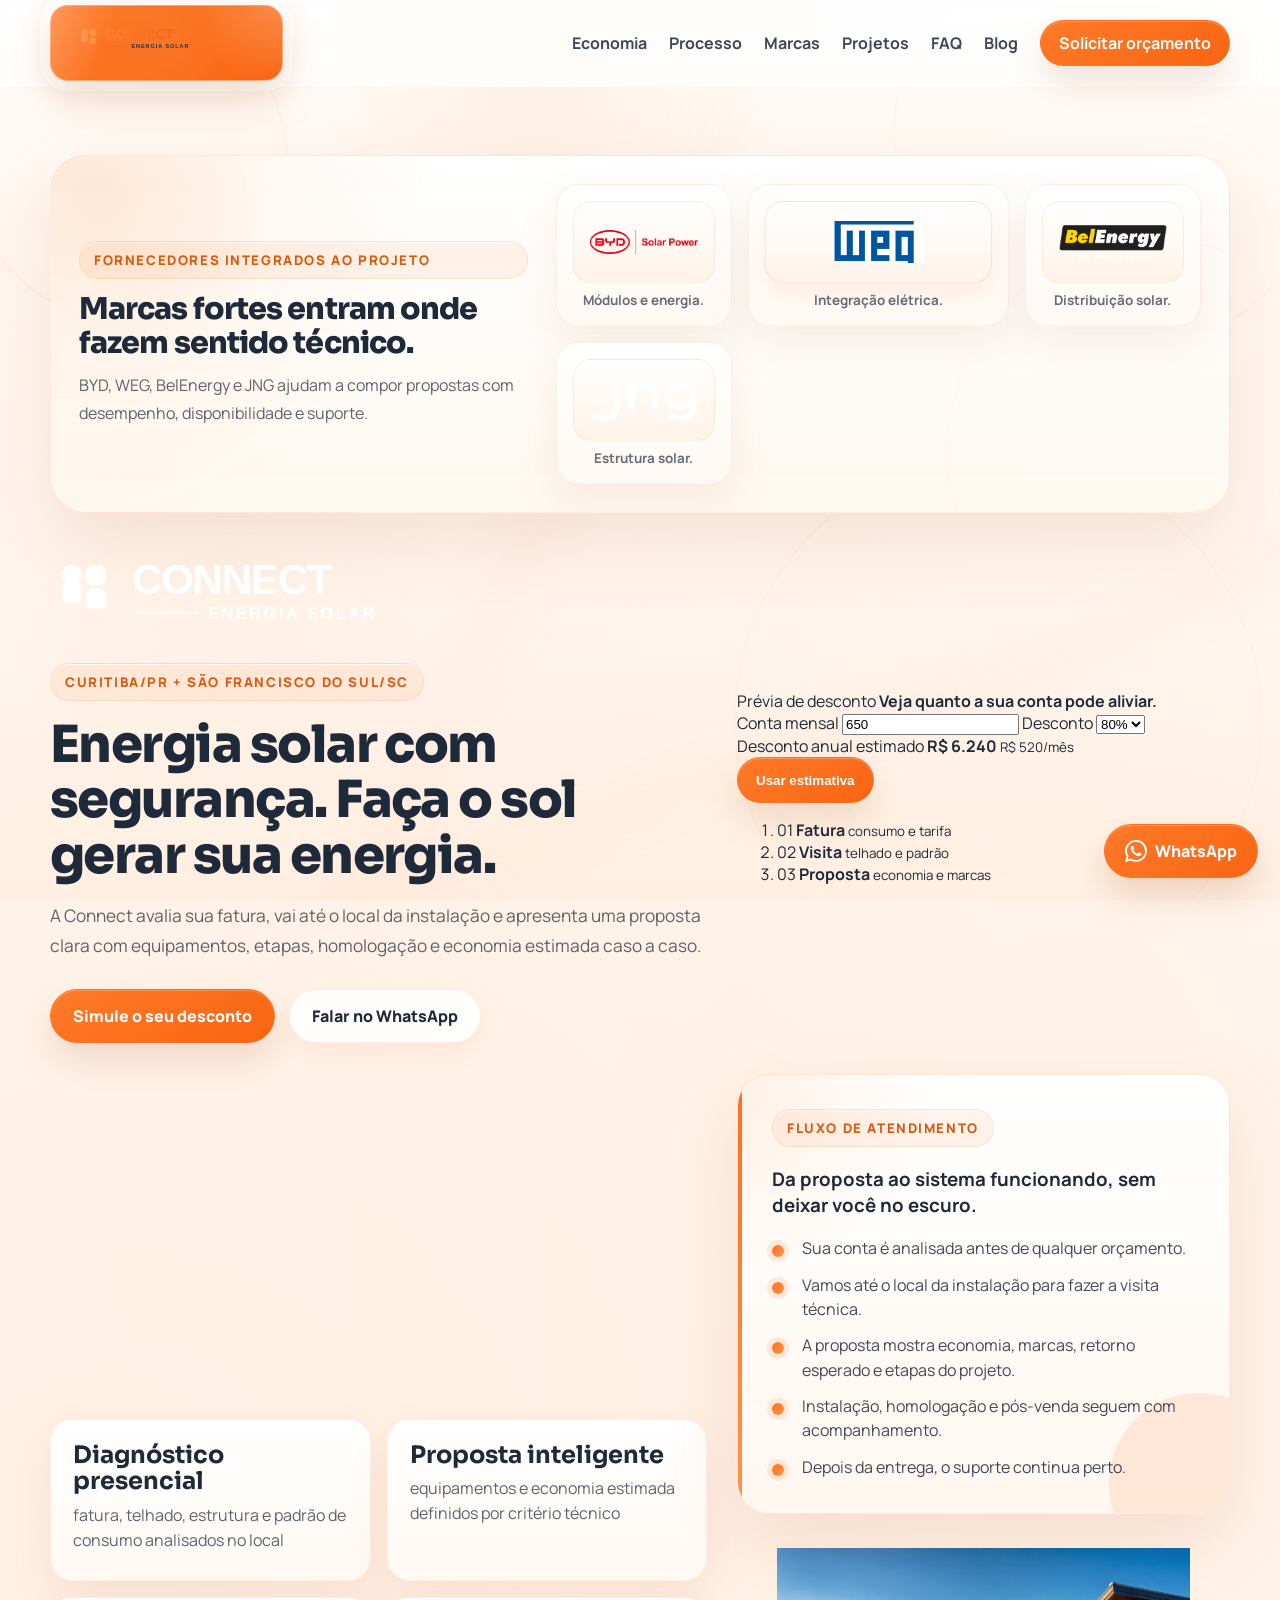
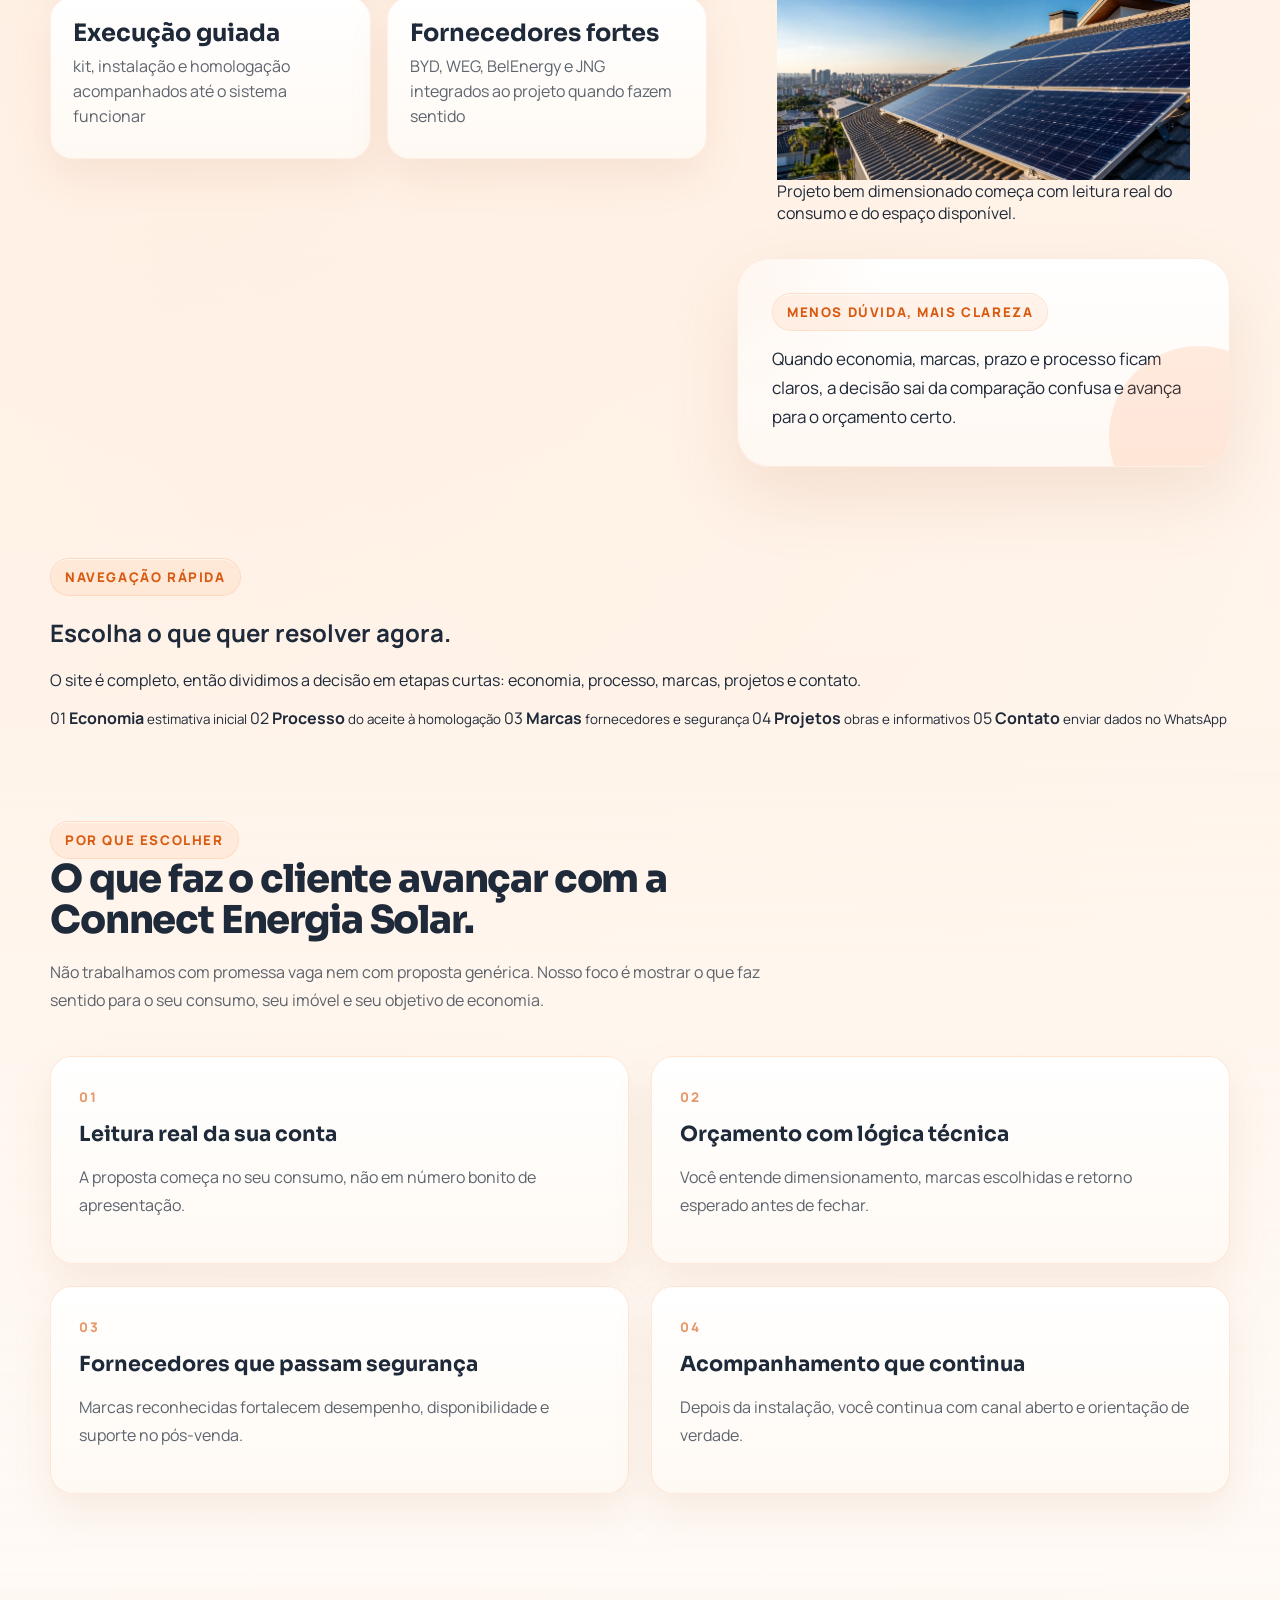
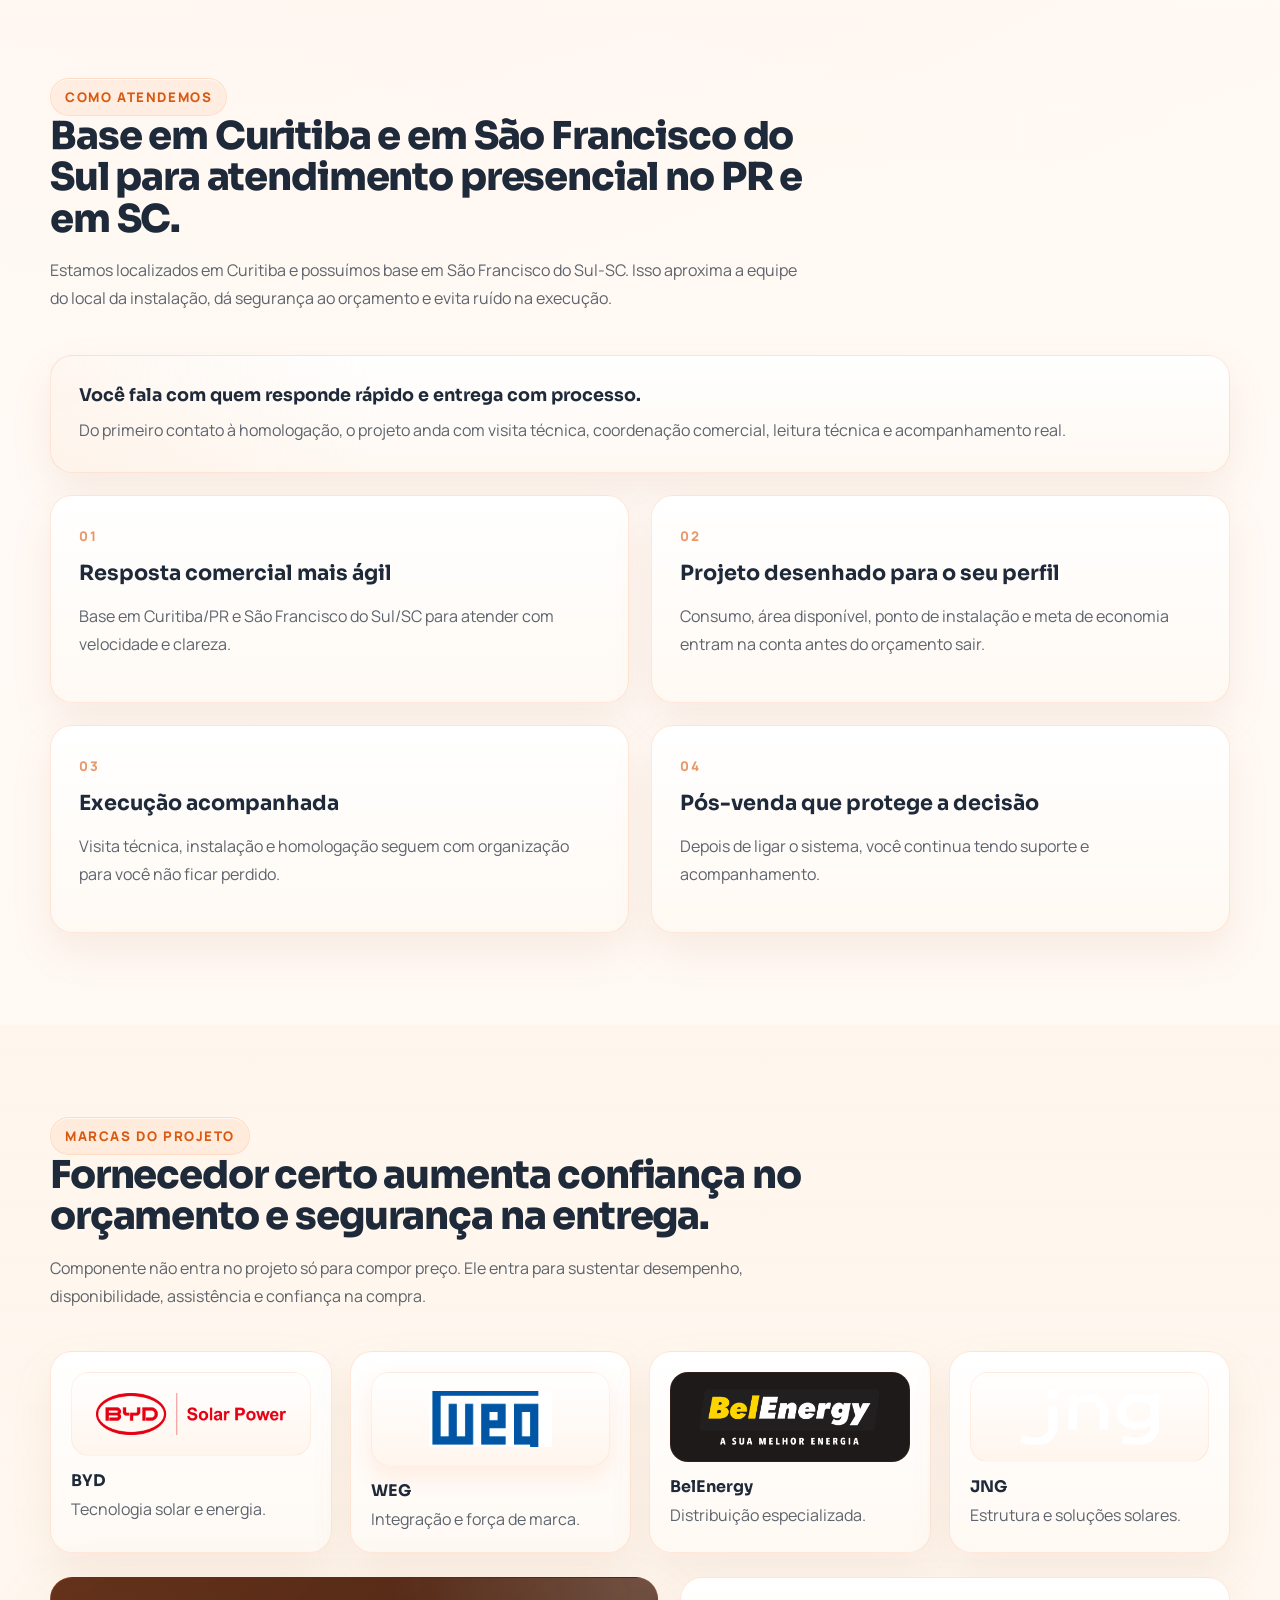
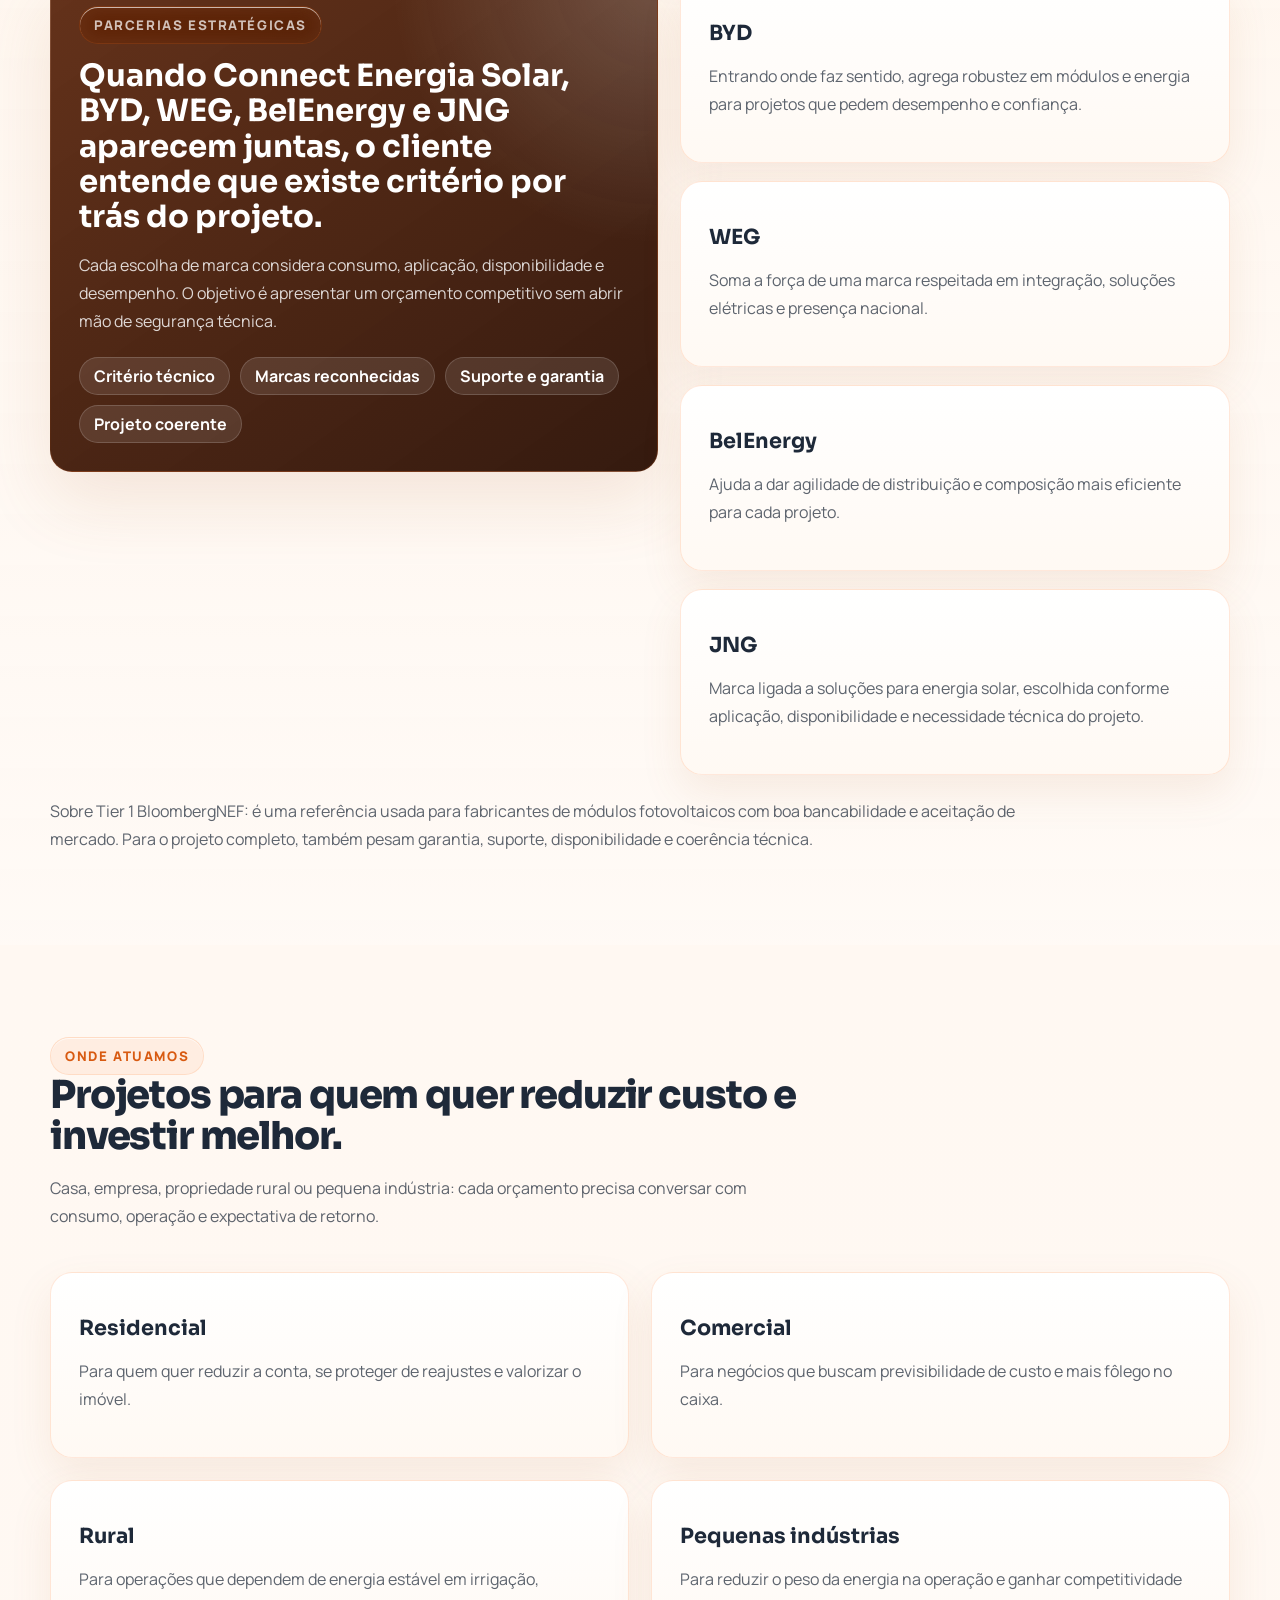
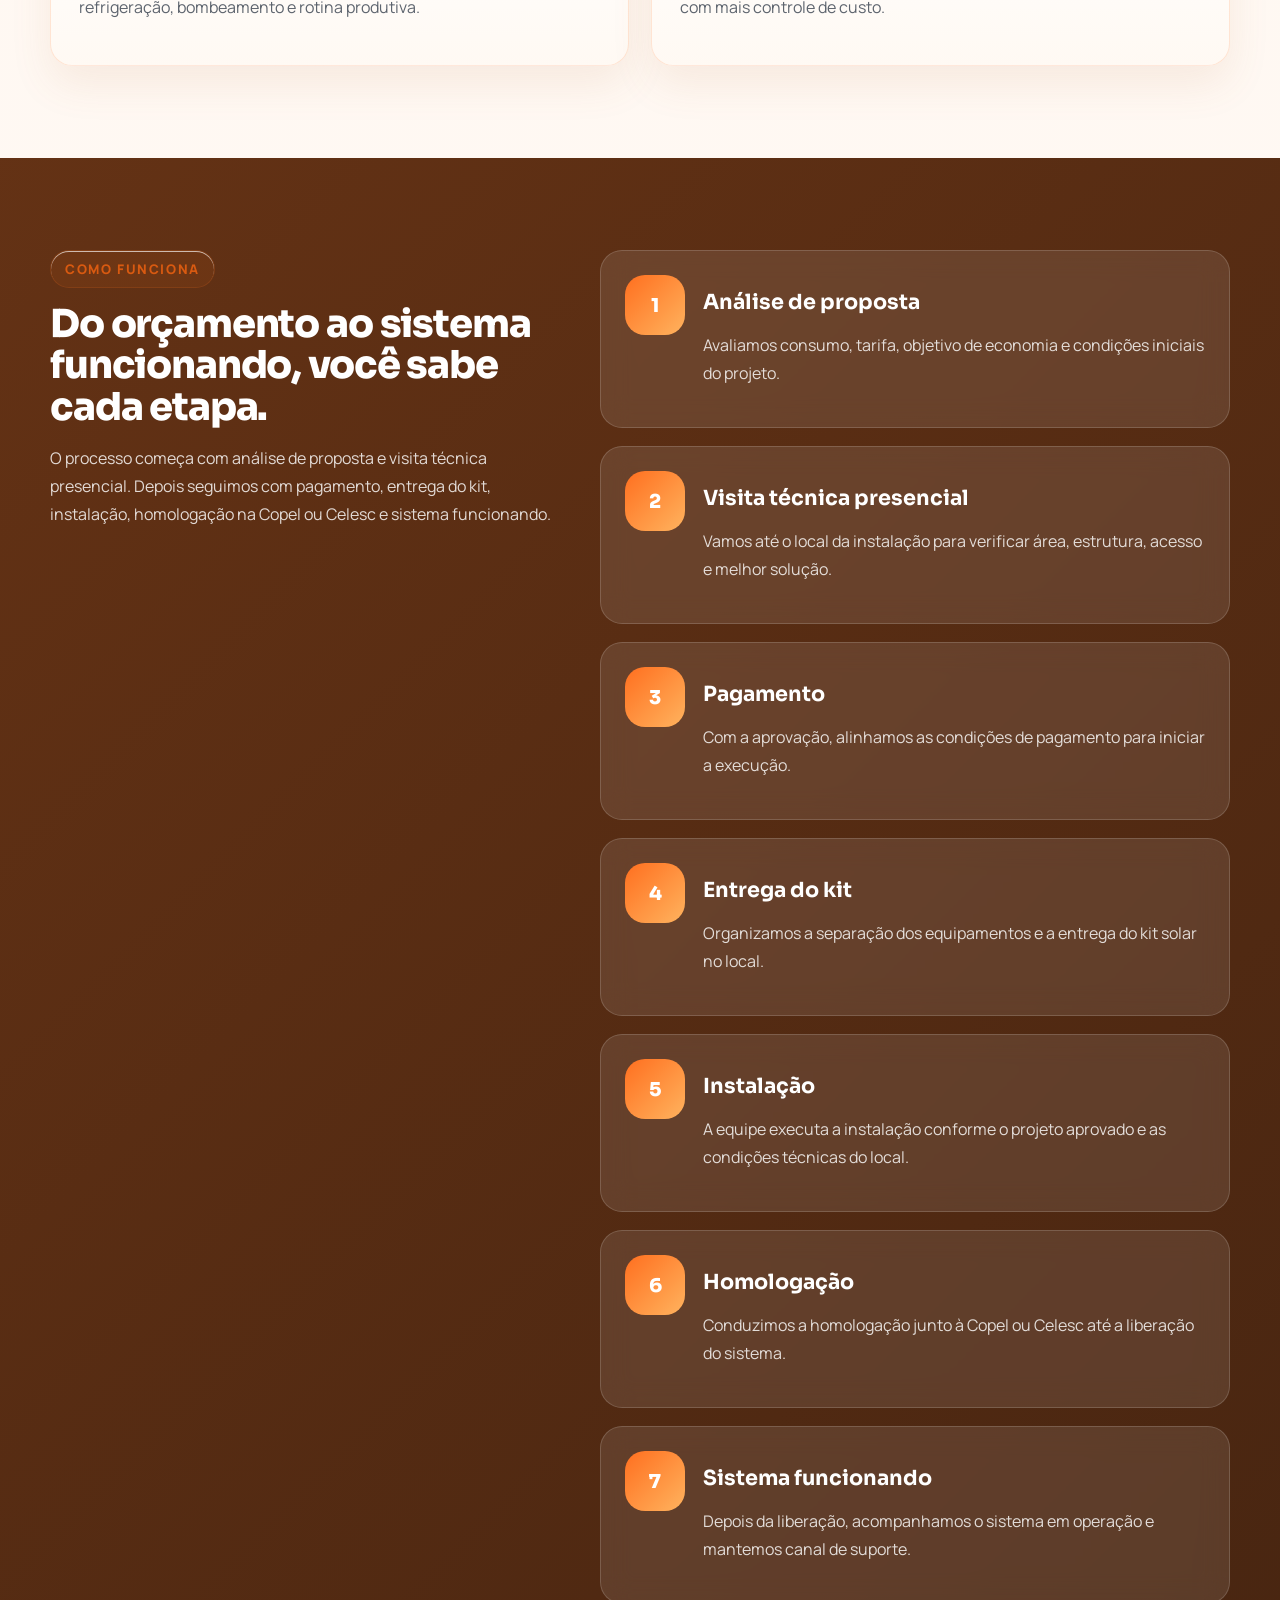
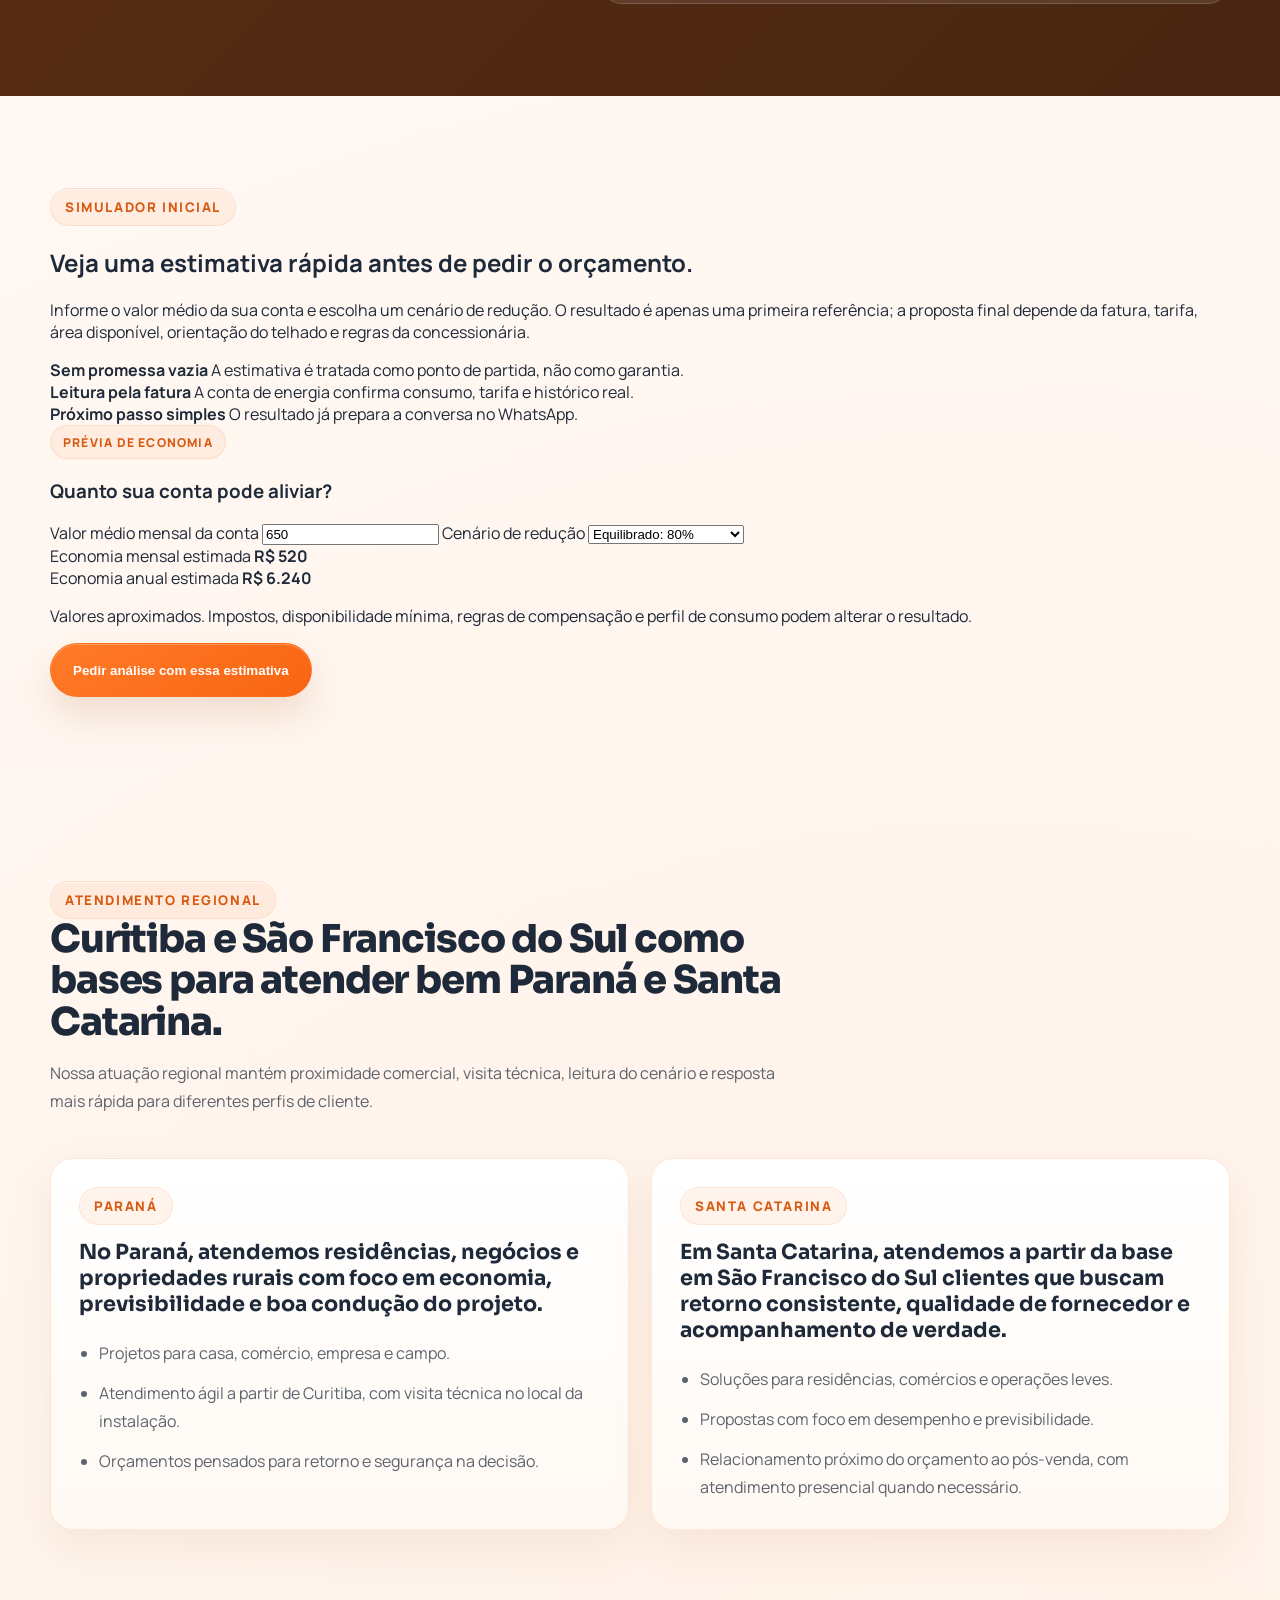
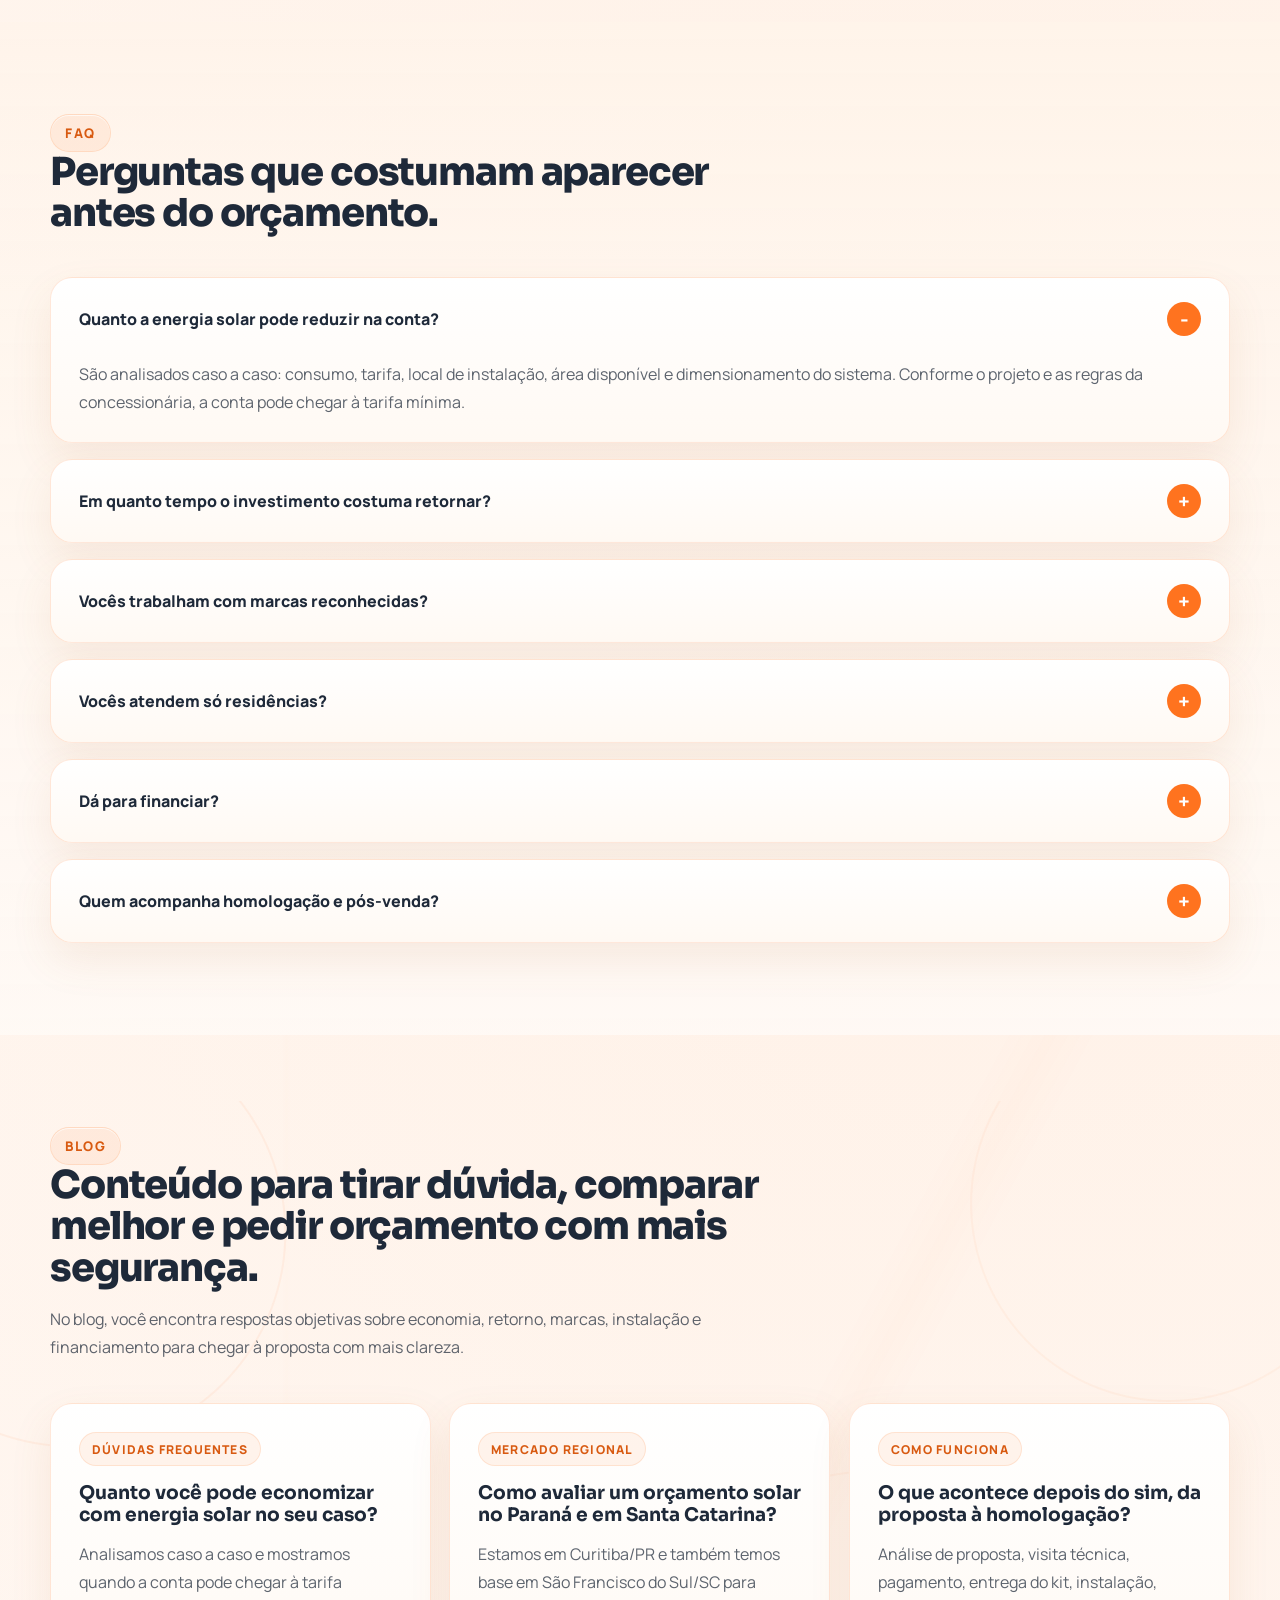
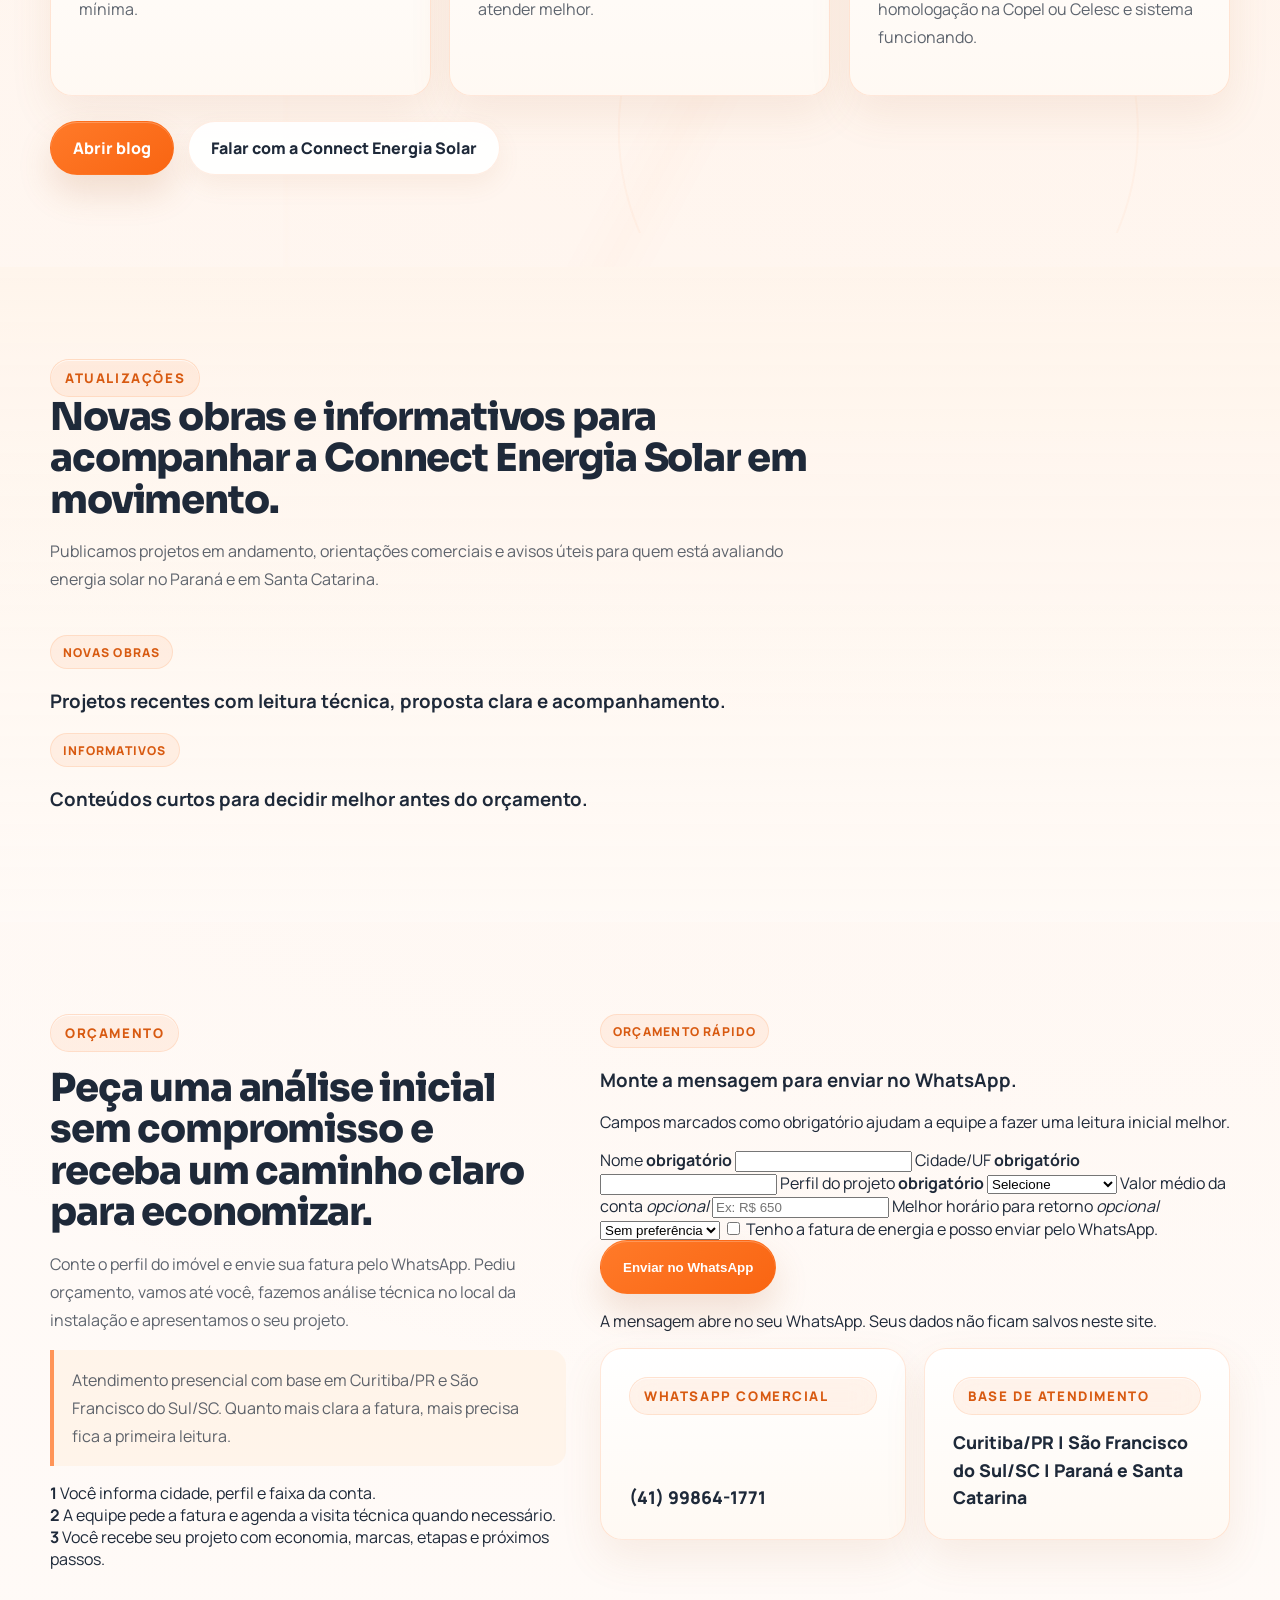
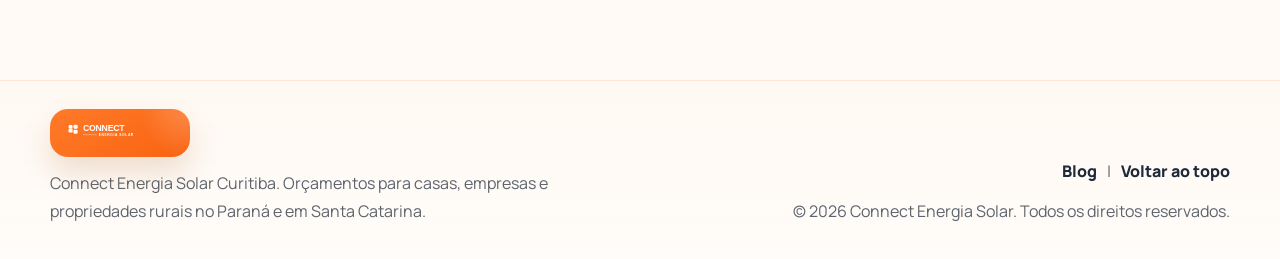
<file: index.html>
<!DOCTYPE html>
<html lang="pt-BR">
  <head>
    <meta charset="UTF-8" />
    <meta name="viewport" content="width=device-width, initial-scale=1.0" />
    <title>Empresa de Energia Solar em Curitiba | Instalação e Orçamento no PR e SC - Connect</title>
    <meta
      name="description"
      content="Empresa instaladora de painel solar em Curitiba, Paraná e Santa Catarina. Peça seu orçamento de energia solar residencial, comercial e rural. Homologação e instalação fotovoltaica completa."
    />
    <link rel="preconnect" href="https://fonts.googleapis.com" />
    <link rel="preconnect" href="https://fonts.gstatic.com" crossorigin />
    <link
      href="https://fonts.googleapis.com/css2?family=Manrope:wght@400;500;600;700;800&family=Sora:wght@600;700;800&display=swap"
      rel="stylesheet"
    />
    <link rel="icon" href="logo-connect-solar.svg?v=20260414b" />
    <meta name="theme-color" content="#ff6f1f" />

    <!-- Google tag (gtag.js) -->
    <script async src="https://www.googletagmanager.com/gtag/js?id=G-BSNY8GMP9G"></script>
    <script>
      window.dataLayer = window.dataLayer || [];
      function gtag(){dataLayer.push(arguments);}
      gtag('js', new Date());

      gtag('config', 'G-BSNY8GMP9G');
    </script>

    <!-- Open Graph / redes sociais -->
    <meta property="og:type" content="website" />
    <meta property="og:title" content="Empresa de Energia Solar em Curitiba | Instalação e Orçamento no PR e SC - Connect" />
    <meta property="og:description" content="Empresa instaladora de painel solar em Curitiba, Paraná e Santa Catarina. Peça seu orçamento de energia solar residencial, comercial e rural. Homologação e instalação fotovoltaica completa." />
    <meta name="twitter:card" content="summary_large_image" />
    <meta name="twitter:title" content="Empresa de Energia Solar em Curitiba | Instalação e Orçamento no PR e SC - Connect" />
    <meta name="twitter:description" content="Empresa instaladora de painel solar em Curitiba, Paraná e Santa Catarina. Peça seu orçamento de energia solar residencial, comercial e rural. Homologação e instalação fotovoltaica completa." />

    <!-- Dados estruturados — SEO local -->
    <script type="application/ld+json">
    {
      "@context": "https://schema.org",
      "@type": "LocalBusiness",
      "@id": "https://connectenergiasolar.mpbg.cloud/#organization",
      "name": "Connect Energia Solar Curitiba",
      "alternateName": "Connect Energia Solar",
      "description": "Orçamentos e projetos de energia solar para casas, empresas e propriedades rurais no Paraná e em Santa Catarina. Visita técnica presencial, marcas como BYD, WEG, BelEnergy e JNG, e acompanhamento do orçamento à homologação.",
      "url": "https://connectenergiasolar.mpbg.cloud/",
      "telephone": "+5541998641771",
      "image": "https://connectenergiasolar.mpbg.cloud/assets/images/solar-hero-rooftop.png",
      "logo": "https://connectenergiasolar.mpbg.cloud/logo-connect-solar-brand.svg",
      "priceRange": "$$",
      "address": {
        "@type": "PostalAddress",
        "addressLocality": "Curitiba",
        "addressRegion": "PR",
        "postalCode": "80000-000",
        "addressCountry": "BR"
      },
      "geo": {
        "@type": "GeoCoordinates",
        "latitude": -25.4284,
        "longitude": -49.2733
      },
      "areaServed": [
        {
          "@type": "State",
          "name": "Paraná",
          "sameAs": "https://pt.wikipedia.org/wiki/Paran%C3%A1"
        },
        {
          "@type": "State",
          "name": "Santa Catarina",
          "sameAs": "https://pt.wikipedia.org/wiki/Santa_Catarina"
        }
      ],
      "openingHoursSpecification": {
        "@type": "OpeningHoursSpecification",
        "dayOfWeek": ["Monday", "Tuesday", "Wednesday", "Thursday", "Friday"],
        "opens": "08:00",
        "closes": "18:00"
      },
      "knowsAbout": ["energia solar", "painel solar", "sistema fotovoltaico", "energia solar residencial", "energia solar comercial", "energia solar rural", "instalação de painel solar", "empresa de energia solar", "orçamento fotovoltaico"],
      "hasOfferCatalog": {
        "@type": "OfferCatalog",
        "name": "Serviços de Energia Solar",
        "itemListElement": [
          {
            "@type": "Offer",
            "itemOffered": {
              "@type": "Service",
              "name": "Energia Solar Residencial",
              "description": "Projeto e instalação de sistema fotovoltaico para residências."
            }
          },
          {
            "@type": "Offer",
            "itemOffered": {
              "@type": "Service",
              "name": "Energia Solar Comercial",
              "description": "Projeto e instalação de sistema fotovoltaico para empresas e comércios."
            }
          },
          {
            "@type": "Offer",
            "itemOffered": {
              "@type": "Service",
              "name": "Energia Solar Rural",
              "description": "Projeto e instalação de sistema fotovoltaico para propriedades rurais."
            }
          },
          {
            "@type": "Offer",
            "itemOffered": {
              "@type": "Service",
              "name": "Energia Solar Industrial",
              "description": "Projeto e instalação de sistema fotovoltaico para pequenas indústrias."
            }
          }
        ]
      },
      "sameAs": ["https://instagram.com/connectenergiasolarcuritiba"]
    }
    </script>

    <!-- Dados estruturados — FAQ (resultados ricos no Google) -->
    <script type="application/ld+json">
    {
      "@context": "https://schema.org",
      "@type": "FAQPage",
      "mainEntity": [
        {
          "@type": "Question",
          "name": "Quanto a energia solar pode reduzir na conta?",
          "acceptedAnswer": {
            "@type": "Answer",
            "text": "São analisados caso a caso: consumo, tarifa, local de instalação, área disponível e dimensionamento do sistema. Conforme o projeto e as regras da concessionária, a conta pode chegar à tarifa mínima."
          }
        },
        {
          "@type": "Question",
          "name": "Em quanto tempo o investimento costuma retornar?",
          "acceptedAnswer": {
            "@type": "Answer",
            "text": "Em muitos projetos, o retorno acontece entre 3 e 5 anos, mas isso varia conforme consumo, investimento, tarifa e configuração do sistema."
          }
        },
        {
          "@type": "Question",
          "name": "Vocês trabalham com marcas reconhecidas?",
          "acceptedAnswer": {
            "@type": "Answer",
            "text": "Sim. Trabalhamos com marcas como BYD, WEG, BelEnergy e JNG, definidas conforme a necessidade técnica do projeto. Quando falamos em Tier 1 BloombergNEF, estamos falando de uma referência de mercado para fabricantes de módulos fotovoltaicos."
          }
        },
        {
          "@type": "Question",
          "name": "Vocês atendem só residências?",
          "acceptedAnswer": {
            "@type": "Answer",
            "text": "Não. Atendemos casas, empresas, pequenas indústrias e propriedades rurais."
          }
        },
        {
          "@type": "Question",
          "name": "Dá para financiar?",
          "acceptedAnswer": {
            "@type": "Answer",
            "text": "Sim. Existem linhas de financiamento no mercado, e a melhor opção depende do perfil do cliente e do tamanho do projeto."
          }
        },
        {
          "@type": "Question",
          "name": "Quem acompanha homologação e pós-venda?",
          "acceptedAnswer": {
            "@type": "Answer",
            "text": "A equipe conduz essas etapas com você. A ideia é simples: você não fica sozinho depois do sim."
          }
        }
      ]
    }
    </script>

    <link rel="stylesheet" href="styles.css?v=20260504-brand-polish" />
  </head>
  <body>
    <div class="page-shell">
      <header class="site-header" id="topo">
        <div class="container header-row">
          <a class="brand" href="#topo" aria-label="Connect Energia Solar">
            <span class="brand-badge">
              <img src="logo-connect-solar-brand.svg?v=20260504-brand-faithful" alt="Connect Energia Solar" />
            </span>
          </a>

          <button
            class="menu-toggle"
            type="button"
            aria-expanded="false"
            aria-controls="site-nav"
            aria-label="Abrir menu"
          >
            <span></span>
            <span></span>
            <span></span>
          </button>

          <nav class="site-nav" id="site-nav" aria-label="Menu principal">
            <a href="#simulador">Economia</a>
            <a href="#processo">Processo</a>
            <a href="#fornecedores">Marcas</a>
            <a href="#atualizacoes">Projetos</a>
            <a href="#faq">FAQ</a>
            <a href="blog.html">Blog</a>
            <a class="button button-primary button-small" href="#contato">
              Solicitar orçamento
            </a>
          </nav>
        </div>
      </header>

      <main>
        <section class="hero section">
          <div class="container">
            <div class="validation-banner hero-supplier-strip reveal reveal-up">
              <div class="validation-intro">
                <span class="eyebrow">Fornecedores integrados ao projeto</span>
                <p class="validation-title">Marcas fortes entram onde fazem sentido técnico.</p>
                <p class="validation-text">
                  BYD, WEG, BelEnergy e JNG ajudam a compor propostas com desempenho,
                  disponibilidade e suporte.
                </p>
              </div>

              <div class="validation-matrix" aria-label="Marcas e fornecedores usados nos projetos">
                <figure class="validation-node">
                  <div class="validation-node-media">
                    <img src="assets/logos/byd-solar.jpg" alt="BYD Solar" />
                  </div>
                  <figcaption>Módulos e energia.</figcaption>
                </figure>

                <figure class="validation-node">
                  <div class="validation-node-media validation-node-media-weg">
                    <img src="assets/logos/weg-logo.png" alt="WEG" />
                  </div>
                  <figcaption>Integração elétrica.</figcaption>
                </figure>

                <figure class="validation-node">
                  <div class="validation-node-media validation-node-media-dark">
                    <img src="assets/logos/belenergy.png" alt="BelEnergy" />
                  </div>
                  <figcaption>Distribuição solar.</figcaption>
                </figure>

                <figure class="validation-node">
                  <div class="validation-node-media validation-node-media-jng">
                    <img src="assets/logos/jng-logo.svg?v=20260501-brand-fit" alt="JNG" />
                  </div>
                  <figcaption>Estrutura solar.</figcaption>
                </figure>
              </div>
            </div>

            <div class="hero-grid">
              <div class="hero-copy reveal reveal-left">
              <div class="hero-brand-signal" aria-label="Connect Energia Solar Curitiba">
                <img src="logo-connect-solar.svg?v=20260504-brand-faithful" alt="Connect Energia Solar" />
              </div>
              <span class="eyebrow">Curitiba/PR + São Francisco do Sul/SC</span>
              <h1>Energia solar com segurança. Faça o sol gerar sua energia.</h1>
              <p class="hero-text">
                A Connect avalia sua fatura, vai até o local da instalação e apresenta uma proposta
                clara com equipamentos, etapas, homologação e economia estimada caso a caso.
              </p>

              <div class="hero-actions">
                <a class="button button-primary" href="#previa-economia">Simule o seu desconto</a>
                <a class="button button-secondary" href="https://wa.me/5541998641771" target="_blank" rel="noreferrer">Falar no WhatsApp</a>
              </div>

              </div>

              <aside class="hero-decision-panel reveal reveal-right" aria-label="Prévia de economia e próximos passos">
              <form class="hero-savings-preview" id="previa-economia" data-savings-calculator data-calculator-context="topo">
                <div class="preview-copy">
                  <span>Prévia de desconto</span>
                  <strong>Veja quanto a sua conta pode aliviar.</strong>
                </div>

                <label>
                  <span>Conta mensal</span>
                  <input name="monthlyBill" type="number" min="100" step="10" value="650" inputmode="decimal" />
                </label>

                <label>
                  <span>Desconto</span>
                  <select name="reduction">
                    <option value="70">70%</option>
                    <option value="80" selected>80%</option>
                    <option value="90">90%</option>
                    <option value="95">95%</option>
                  </select>
                </label>

                <div class="preview-result" aria-live="polite">
                  <span>Desconto anual estimado</span>
                  <strong data-saving-year>R$ 6.240</strong>
                  <small data-saving-month>R$ 520/mês</small>
                </div>

                <button class="button button-primary button-small" type="submit">Usar estimativa</button>
              </form>

              <ol class="hero-mini-map" aria-label="Resumo da jornada">
                <li>
                  <span>01</span>
                  <strong>Fatura</strong>
                  <small>consumo e tarifa</small>
                </li>
                <li>
                  <span>02</span>
                  <strong>Visita</strong>
                  <small>telhado e padrão</small>
                </li>
                <li>
                  <span>03</span>
                  <strong>Proposta</strong>
                  <small>economia e marcas</small>
                </li>
              </ol>
              </aside>

              <ul class="metric-strip reveal reveal-up" aria-label="Pontos de destaque">
                <li>
                  <strong>Diagnóstico presencial</strong>
                  <span>fatura, telhado, estrutura e padrão de consumo analisados no local</span>
                </li>
                <li>
                  <strong>Proposta inteligente</strong>
                  <span>equipamentos e economia estimada definidos por critério técnico</span>
                </li>
                <li>
                  <strong>Execução guiada</strong>
                  <span>kit, instalação e homologação acompanhados até o sistema funcionar</span>
                </li>
                <li>
                  <strong>Fornecedores fortes</strong>
                  <span>BYD, WEG, BelEnergy e JNG integrados ao projeto quando fazem sentido</span>
                </li>
              </ul>

              <div class="hero-panel reveal reveal-right">
              <div class="panel-card panel-card-primary">
                <span class="panel-label">Fluxo de atendimento</span>
                <h3>Da proposta ao sistema funcionando, sem deixar você no escuro.</h3>
                <ul class="check-list">
                  <li>Sua conta é analisada antes de qualquer orçamento.</li>
                  <li>Vamos até o local da instalação para fazer a visita técnica.</li>
                  <li>A proposta mostra economia, marcas, retorno esperado e etapas do projeto.</li>
                  <li>Instalação, homologação e pós-venda seguem com acompanhamento.</li>
                  <li>Depois da entrega, o suporte continua perto.</li>
                </ul>
              </div>

              <figure class="hero-image-card">
                <picture>
                  <source srcset="assets/images/solar-hero-rooftop.webp" type="image/webp" />
                  <img src="assets/images/solar-hero-rooftop.png" alt="Sistema de energia solar instalado em telhado residencial" loading="eager" />
                </picture>
                <figcaption>Projeto bem dimensionado começa com leitura real do consumo e do espaço disponível.</figcaption>
              </figure>

              <div class="panel-card panel-card-accent">
                <span class="mini-kicker">Menos dúvida, mais clareza</span>
                <p>
                  Quando economia, marcas, prazo e processo ficam claros, a decisão sai da comparação
                  confusa e avança para o orçamento certo.
                </p>
              </div>
              </div>
            </div>
          </div>
        </section>

        <section class="site-guide" id="navegacao" aria-label="Navegação por etapas do site">
          <div class="container">
            <div class="guide-shell reveal">
              <div class="guide-intro">
                <span class="eyebrow">Navegação rápida</span>
                <h2>Escolha o que quer resolver agora.</h2>
                <p>O site é completo, então dividimos a decisão em etapas curtas: economia, processo, marcas, projetos e contato.</p>
              </div>

              <nav class="guide-nav" aria-label="Atalhos do site" data-section-nav>
                <a href="#simulador" data-track-section="simulador">
                  <span>01</span>
                  <strong>Economia</strong>
                  <small>estimativa inicial</small>
                </a>
                <a href="#processo" data-track-section="processo">
                  <span>02</span>
                  <strong>Processo</strong>
                  <small>do aceite à homologação</small>
                </a>
                <a href="#fornecedores" data-track-section="fornecedores">
                  <span>03</span>
                  <strong>Marcas</strong>
                  <small>fornecedores e segurança</small>
                </a>
                <a href="#atualizacoes" data-track-section="atualizacoes">
                  <span>04</span>
                  <strong>Projetos</strong>
                  <small>obras e informativos</small>
                </a>
                <a href="#contato" data-track-section="contato">
                  <span>05</span>
                  <strong>Contato</strong>
                  <small>enviar dados no WhatsApp</small>
                </a>
              </nav>
            </div>
          </div>
        </section>

        <section class="section section-soft" id="diferenciais">
          <div class="container">
            <div class="section-heading reveal">
              <span class="eyebrow">Por que escolher</span>
              <h2>O que faz o cliente avançar com a Connect Energia Solar.</h2>
              <p>
                Não trabalhamos com promessa vaga nem com proposta genérica. Nosso foco é mostrar
                o que faz sentido para o seu consumo, seu imóvel e seu objetivo de economia.
              </p>
            </div>

            <div class="feature-grid">
              <article class="feature-card reveal">
                <span class="feature-number">01</span>
                <h3>Leitura real da sua conta</h3>
                <p>
                  A proposta começa no seu consumo, não em número bonito de apresentação.
                </p>
              </article>

              <article class="feature-card reveal">
                <span class="feature-number">02</span>
                <h3>Orçamento com lógica técnica</h3>
                <p>
                  Você entende dimensionamento, marcas escolhidas e retorno esperado antes de fechar.
                </p>
              </article>

              <article class="feature-card reveal">
                <span class="feature-number">03</span>
                <h3>Fornecedores que passam segurança</h3>
                <p>
                  Marcas reconhecidas fortalecem desempenho, disponibilidade e suporte no pós-venda.
                </p>
              </article>

              <article class="feature-card reveal">
                <span class="feature-number">04</span>
                <h3>Acompanhamento que continua</h3>
                <p>
                  Depois da instalação, você continua com canal aberto e orientação de verdade.
                </p>
              </article>
            </div>
          </div>
        </section>

        <section class="section" id="estrutura">
          <div class="container">
            <div class="section-heading reveal">
              <span class="eyebrow">Como atendemos</span>
              <h2>Base em Curitiba e em São Francisco do Sul para atendimento presencial no PR e em SC.</h2>
              <p>
                Estamos localizados em Curitiba e possuímos base em São Francisco do Sul-SC.
                Isso aproxima a equipe do local da instalação, dá segurança ao orçamento e evita ruído na execução.
              </p>
            </div>

            <div class="trust-bridge reveal">
              <strong>Você fala com quem responde rápido e entrega com processo.</strong>
              <span>
                Do primeiro contato à homologação, o projeto anda com visita técnica,
                coordenação comercial, leitura técnica e acompanhamento real.
              </span>
            </div>

            <div class="feature-grid">
              <article class="feature-card reveal">
                <span class="feature-number">01</span>
                <h3>Resposta comercial mais ágil</h3>
                <p>
                  Base em Curitiba/PR e São Francisco do Sul/SC para atender com velocidade e clareza.
                </p>
              </article>

              <article class="feature-card reveal">
                <span class="feature-number">02</span>
                <h3>Projeto desenhado para o seu perfil</h3>
                <p>
                  Consumo, área disponível, ponto de instalação e meta de economia entram na conta antes do orçamento sair.
                </p>
              </article>

              <article class="feature-card reveal">
                <span class="feature-number">03</span>
                <h3>Execução acompanhada</h3>
                <p>
                  Visita técnica, instalação e homologação seguem com organização para você não ficar perdido.
                </p>
              </article>

              <article class="feature-card reveal">
                <span class="feature-number">04</span>
                <h3>Pós-venda que protege a decisão</h3>
                <p>
                  Depois de ligar o sistema, você continua tendo suporte e acompanhamento.
                </p>
              </article>
            </div>
          </div>
        </section>

        <section class="section section-soft" id="fornecedores">
          <div class="container">
            <div class="section-heading reveal">
              <span class="eyebrow">Marcas do projeto</span>
              <h2>Fornecedor certo aumenta confiança no orçamento e segurança na entrega.</h2>
              <p>
                Componente não entra no projeto só para compor preço. Ele entra para sustentar
                desempenho, disponibilidade, assistência e confiança na compra.
              </p>
            </div>

            <div class="brand-wall reveal" aria-label="Marcas parceiras">
              <figure class="brand-logo-card">
                <div class="brand-logo-frame">
                  <img src="assets/logos/byd-solar.jpg" alt="BYD Solar" loading="lazy" />
                </div>
                <figcaption>
                  <strong>BYD</strong>
                  <span>Tecnologia solar e energia.</span>
                </figcaption>
              </figure>
              <figure class="brand-logo-card brand-logo-card-weg">
                <div class="brand-logo-frame brand-logo-frame-weg">
                  <img src="assets/logos/weg-logo.png" alt="WEG" loading="lazy" />
                </div>
                <figcaption>
                  <strong>WEG</strong>
                  <span>Integração e força de marca.</span>
                </figcaption>
              </figure>
              <figure class="brand-logo-card">
                <div class="brand-logo-frame brand-logo-frame-dark">
                  <img src="assets/logos/belenergy.png" alt="BelEnergy" loading="lazy" />
                </div>
                <figcaption>
                  <strong>BelEnergy</strong>
                  <span>Distribuição especializada.</span>
                </figcaption>
              </figure>
              <figure class="brand-logo-card brand-logo-card-jng">
                <div class="brand-logo-frame brand-logo-frame-jng">
                  <img src="assets/logos/jng-logo.svg?v=20260501-brand-fit" alt="JNG" loading="lazy" />
                </div>
                <figcaption>
                  <strong>JNG</strong>
                  <span>Estrutura e soluções solares.</span>
                </figcaption>
              </figure>
            </div>

            <div class="supplier-grid">
              <article class="supplier-lead reveal">
                <span class="supplier-kicker">Parcerias Estratégicas</span>
                <h3>Quando Connect Energia Solar, BYD, WEG, BelEnergy e JNG aparecem juntas, o cliente entende que existe critério por trás do projeto.</h3>
                <p>
                  Cada escolha de marca considera consumo, aplicação, disponibilidade e desempenho.
                  O objetivo é apresentar um orçamento competitivo sem abrir mão de segurança técnica.
                </p>
                <div class="supplier-pills">
                  <span>Critério técnico</span>
                  <span>Marcas reconhecidas</span>
                  <span>Suporte e garantia</span>
                  <span>Projeto coerente</span>
                </div>
              </article>

              <div class="supplier-stack">
                <article class="supplier-card reveal">
                  <h3>BYD</h3>
                  <p>
                    Entrando onde faz sentido, agrega robustez em módulos e energia para projetos que pedem desempenho e confiança.
                  </p>
                </article>

                <article class="supplier-card reveal">
                  <h3>WEG</h3>
                  <p>
                    Soma a força de uma marca respeitada em integração, soluções elétricas e presença nacional.
                  </p>
                </article>

                <article class="supplier-card reveal">
                  <h3>BelEnergy</h3>
                  <p>
                    Ajuda a dar agilidade de distribuição e composição mais eficiente para cada projeto.
                  </p>
                </article>

                <article class="supplier-card reveal">
                  <h3>JNG</h3>
                  <p>
                    Marca ligada a soluções para energia solar, escolhida conforme aplicação, disponibilidade e necessidade técnica do projeto.
                  </p>
                </article>
              </div>
            </div>

            <p class="supplier-note reveal">
              Sobre Tier 1 BloombergNEF: é uma referência usada para fabricantes de módulos
              fotovoltaicos com boa bancabilidade e aceitação de mercado. Para o projeto completo,
              também pesam garantia, suporte, disponibilidade e coerência técnica.
            </p>
          </div>
        </section>

        <section class="section" id="solucoes">
          <div class="container">
            <div class="section-heading reveal">
              <span class="eyebrow">Onde atuamos</span>
              <h2>Projetos para quem quer reduzir custo e investir melhor.</h2>
              <p>
                Casa, empresa, propriedade rural ou pequena indústria: cada orçamento precisa
                conversar com consumo, operação e expectativa de retorno.
              </p>
            </div>

            <div class="solution-grid">
              <article class="solution-card reveal">
                <h3>Residencial</h3>
                <p>
                  Para quem quer reduzir a conta, se proteger de reajustes e valorizar o imóvel.
                </p>
              </article>

              <article class="solution-card reveal">
                <h3>Comercial</h3>
                <p>
                  Para negócios que buscam previsibilidade de custo e mais fôlego no caixa.
                </p>
              </article>

              <article class="solution-card reveal">
                <h3>Rural</h3>
                <p>
                  Para operações que dependem de energia estável em irrigação, refrigeração, bombeamento e rotina produtiva.
                </p>
              </article>

              <article class="solution-card reveal">
                <h3>Pequenas indústrias</h3>
                <p>
                  Para reduzir o peso da energia na operação e ganhar competitividade com mais controle de custo.
                </p>
              </article>
            </div>
          </div>
        </section>

        <section class="section section-band" id="processo">
          <div class="container process-grid">
            <div class="process-copy reveal">
              <span class="eyebrow">Como funciona</span>
              <h2>Do orçamento ao sistema funcionando, você sabe cada etapa.</h2>
              <p>
                O processo começa com análise de proposta e visita técnica presencial. Depois seguimos
                com pagamento, entrega do kit, instalação, homologação na Copel ou Celesc e sistema funcionando.
              </p>
            </div>

            <div class="timeline">
              <article class="timeline-item reveal">
                <span>1</span>
                <div>
                  <h3>Análise de proposta</h3>
                  <p>Avaliamos consumo, tarifa, objetivo de economia e condições iniciais do projeto.</p>
                </div>
              </article>

              <article class="timeline-item reveal">
                <span>2</span>
                <div>
                  <h3>Visita técnica presencial</h3>
                  <p>Vamos até o local da instalação para verificar área, estrutura, acesso e melhor solução.</p>
                </div>
              </article>

              <article class="timeline-item reveal">
                <span>3</span>
                <div>
                  <h3>Pagamento</h3>
                  <p>Com a aprovação, alinhamos as condições de pagamento para iniciar a execução.</p>
                </div>
              </article>

              <article class="timeline-item reveal">
                <span>4</span>
                <div>
                  <h3>Entrega do kit</h3>
                  <p>Organizamos a separação dos equipamentos e a entrega do kit solar no local.</p>
                </div>
              </article>

              <article class="timeline-item reveal">
                <span>5</span>
                <div>
                  <h3>Instalação</h3>
                  <p>A equipe executa a instalação conforme o projeto aprovado e as condições técnicas do local.</p>
                </div>
              </article>

              <article class="timeline-item reveal">
                <span>6</span>
                <div>
                  <h3>Homologação</h3>
                  <p>Conduzimos a homologação junto à Copel ou Celesc até a liberação do sistema.</p>
                </div>
              </article>

              <article class="timeline-item reveal">
                <span>7</span>
                <div>
                  <h3>Sistema funcionando</h3>
                  <p>Depois da liberação, acompanhamos o sistema em operação e mantemos canal de suporte.</p>
                </div>
              </article>
            </div>
          </div>
        </section>

        <section class="section savings-section" id="simulador">
          <div class="container savings-grid">
            <div class="savings-copy reveal">
              <span class="eyebrow">Simulador inicial</span>
              <h2>Veja uma estimativa rápida antes de pedir o orçamento.</h2>
              <p>
                Informe o valor médio da sua conta e escolha um cenário de redução. O resultado é
                apenas uma primeira referência; a proposta final depende da fatura, tarifa, área
                disponível, orientação do telhado e regras da concessionária.
              </p>

              <div class="trust-proof-row">
                <article>
                  <strong>Sem promessa vazia</strong>
                  <span>A estimativa é tratada como ponto de partida, não como garantia.</span>
                </article>
                <article>
                  <strong>Leitura pela fatura</strong>
                  <span>A conta de energia confirma consumo, tarifa e histórico real.</span>
                </article>
                <article>
                  <strong>Próximo passo simples</strong>
                  <span>O resultado já prepara a conversa no WhatsApp.</span>
                </article>
              </div>
            </div>

            <form class="savings-calculator reveal" data-savings-calculator>
              <div class="calculator-head">
                <span class="blog-preview-tag">Prévia de economia</span>
                <h3>Quanto sua conta pode aliviar?</h3>
              </div>

              <label>
                <span>Valor médio mensal da conta</span>
                <input name="monthlyBill" type="number" min="100" step="10" value="650" inputmode="decimal" />
              </label>

              <label>
                <span>Cenário de redução</span>
                <select name="reduction">
                  <option value="70">Conservador: 70%</option>
                  <option value="80" selected>Equilibrado: 80%</option>
                  <option value="90">Otimista: 90%</option>
                  <option value="95">Máximo possível: 95%</option>
                </select>
              </label>

              <div class="calculator-results" aria-live="polite">
                <article>
                  <span>Economia mensal estimada</span>
                  <strong data-saving-month>R$ 520</strong>
                </article>
                <article>
                  <span>Economia anual estimada</span>
                  <strong data-saving-year>R$ 6.240</strong>
                </article>
              </div>

              <p class="calculator-note">
                Valores aproximados. Impostos, disponibilidade mínima, regras de compensação e perfil
                de consumo podem alterar o resultado.
              </p>

              <button class="button button-primary" type="submit">Pedir análise com essa estimativa</button>
            </form>
          </div>
        </section>

        <section class="section" id="atuacao">
          <div class="container">
            <div class="section-heading reveal">
              <span class="eyebrow">Atendimento regional</span>
              <h2>Curitiba e São Francisco do Sul como bases para atender bem Paraná e Santa Catarina.</h2>
              <p>
                Nossa atuação regional mantém proximidade comercial, visita técnica, leitura do cenário
                e resposta mais rápida para diferentes perfis de cliente.
              </p>
            </div>

            <div class="region-grid">
              <article class="region-card reveal">
                <span class="region-tag">Paraná</span>
                <h3>No Paraná, atendemos residências, negócios e propriedades rurais com foco em economia, previsibilidade e boa condução do projeto.</h3>
                <ul>
                  <li>Projetos para casa, comércio, empresa e campo.</li>
                  <li>Atendimento ágil a partir de Curitiba, com visita técnica no local da instalação.</li>
                  <li>Orçamentos pensados para retorno e segurança na decisão.</li>
                </ul>
              </article>

              <article class="region-card reveal">
                <span class="region-tag">Santa Catarina</span>
                <h3>Em Santa Catarina, atendemos a partir da base em São Francisco do Sul clientes que buscam retorno consistente, qualidade de fornecedor e acompanhamento de verdade.</h3>
                <ul>
                  <li>Soluções para residências, comércios e operações leves.</li>
                  <li>Propostas com foco em desempenho e previsibilidade.</li>
                  <li>Relacionamento próximo do orçamento ao pós-venda, com atendimento presencial quando necessário.</li>
                </ul>
              </article>
            </div>
          </div>
        </section>

        <section class="section section-soft" id="faq">
          <div class="container">
            <div class="section-heading reveal">
              <span class="eyebrow">FAQ</span>
              <h2>Perguntas que costumam aparecer antes do orçamento.</h2>
            </div>

            <div class="faq-list">
              <details class="faq-item reveal" open>
                <summary>Quanto a energia solar pode reduzir na conta?</summary>
                <p>
                  São analisados caso a caso: consumo, tarifa, local de instalação, área disponível
                  e dimensionamento do sistema. Conforme o projeto e as regras da concessionária,
                  a conta pode chegar à tarifa mínima.
                </p>
              </details>

              <details class="faq-item reveal">
                <summary>Em quanto tempo o investimento costuma retornar?</summary>
                <p>
                  Em muitos projetos, o retorno acontece entre 3 e 5 anos, mas isso varia conforme
                  consumo, investimento, tarifa e configuração do sistema.
                </p>
              </details>

              <details class="faq-item reveal">
                <summary>Vocês trabalham com marcas reconhecidas?</summary>
                <p>
                  Sim. Trabalhamos com marcas como BYD, WEG, BelEnergy e JNG, definidas conforme
                  a necessidade técnica do projeto. Quando falamos em Tier 1 BloombergNEF, estamos
                  falando de uma referência de mercado para fabricantes de módulos fotovoltaicos.
                </p>
              </details>

              <details class="faq-item reveal">
                <summary>Vocês atendem só residências?</summary>
                <p>
                  Não. Atendemos casas, empresas, pequenas indústrias e propriedades rurais.
                </p>
              </details>

              <details class="faq-item reveal">
                <summary>Dá para financiar?</summary>
                <p>
                  Sim. Existem linhas de financiamento no mercado, e a melhor opção depende do
                  perfil do cliente e do tamanho do projeto.
                </p>
              </details>

              <details class="faq-item reveal">
                <summary>Quem acompanha homologação e pós-venda?</summary>
                <p>
                  A equipe conduz essas etapas com você. A ideia é simples: você não fica sozinho
                  depois do sim.
                </p>
              </details>
            </div>
          </div>
        </section>

        <section class="section" id="blog-preview">
          <div class="container">
            <div class="section-heading reveal">
              <span class="eyebrow">Blog</span>
              <h2>Conteúdo para tirar dúvida, comparar melhor e pedir orçamento com mais segurança.</h2>
              <p>
                No blog, você encontra respostas objetivas sobre economia, retorno, marcas,
                instalação e financiamento para chegar à proposta com mais clareza.
              </p>
            </div>

            <div class="blog-preview-grid">
              <article class="blog-preview-card reveal">
                <span class="blog-preview-tag">Dúvidas frequentes</span>
                <h3>Quanto você pode economizar com energia solar no seu caso?</h3>
                <p>
                  Analisamos caso a caso e mostramos quando a conta pode chegar à tarifa mínima.
                </p>
              </article>

              <article class="blog-preview-card reveal">
                <span class="blog-preview-tag">Mercado regional</span>
                <h3>Como avaliar um orçamento solar no Paraná e em Santa Catarina?</h3>
                <p>
                  Estamos em Curitiba/PR e também temos base em São Francisco do Sul/SC para atender melhor.
                </p>
              </article>

              <article class="blog-preview-card reveal">
                <span class="blog-preview-tag">Como funciona</span>
                <h3>O que acontece depois do sim, da proposta à homologação?</h3>
                <p>
                  Análise de proposta, visita técnica, pagamento, entrega do kit, instalação,
                  homologação na Copel ou Celesc e sistema funcionando.
                </p>
              </article>
            </div>

            <div class="blog-preview-cta reveal">
              <a class="button button-primary" href="blog.html">Abrir blog</a>
              <a class="button button-secondary" href="#contato">Falar com a Connect Energia Solar</a>
            </div>
          </div>
        </section>

        <section class="section section-soft content-hub-section" id="atualizacoes">
          <div class="container">
            <div class="section-heading reveal">
              <span class="eyebrow">Atualizações</span>
              <h2>Novas obras e informativos para acompanhar a Connect Energia Solar em movimento.</h2>
              <p>
                Publicamos projetos em andamento, orientações comerciais e avisos úteis para quem
                está avaliando energia solar no Paraná e em Santa Catarina.
              </p>
            </div>

            <div class="content-hub-layout">
              <section class="content-feed-block reveal" aria-labelledby="obras-title">
                <div class="feed-block-head">
                  <span class="blog-preview-tag">Novas obras</span>
                  <h3 id="obras-title">Projetos recentes com leitura técnica, proposta clara e acompanhamento.</h3>
                </div>
                <div class="content-feed-grid" data-content-feed="obra" data-limit="3"></div>
              </section>

              <section class="content-feed-block reveal" aria-labelledby="informativos-title">
                <div class="feed-block-head">
                  <span class="blog-preview-tag">Informativos</span>
                  <h3 id="informativos-title">Conteúdos curtos para decidir melhor antes do orçamento.</h3>
                </div>
                <div class="content-feed-grid" data-content-feed="informativo" data-limit="3"></div>
              </section>
            </div>
          </div>
        </section>

        <section class="section contact-section" id="contato">
          <div class="container contact-grid">
            <div class="contact-copy reveal">
              <span class="eyebrow">Orçamento</span>
              <h2>Peça uma análise inicial sem compromisso e receba um caminho claro para economizar.</h2>
              <p>
                Conte o perfil do imóvel e envie sua fatura pelo WhatsApp. Pediu orçamento, vamos até
                você, fazemos análise técnica no local da instalação e apresentamos o seu projeto.
              </p>
              <p class="contact-note">
                Atendimento presencial com base em Curitiba/PR e São Francisco do Sul/SC.
                Quanto mais clara a fatura, mais precisa fica a primeira leitura.
              </p>

              <div class="quote-benefits">
                <article>
                  <strong>1</strong>
                  <span>Você informa cidade, perfil e faixa da conta.</span>
                </article>
                <article>
                  <strong>2</strong>
                  <span>A equipe pede a fatura e agenda a visita técnica quando necessário.</span>
                </article>
                <article>
                  <strong>3</strong>
                  <span>Você recebe seu projeto com economia, marcas, etapas e próximos passos.</span>
                </article>
              </div>
            </div>

            <div class="quote-panel reveal">
              <form class="quote-form" data-quote-form>
                <div class="quote-form-head">
                  <span class="blog-preview-tag">Orçamento rápido</span>
                  <h3>Monte a mensagem para enviar no WhatsApp.</h3>
                  <p>Campos marcados como obrigatório ajudam a equipe a fazer uma leitura inicial melhor.</p>
                </div>

                <label>
                  <span>Nome <strong>obrigatório</strong></span>
                  <input name="name" type="text" autocomplete="name" required />
                </label>

                <label>
                  <span>Cidade/UF <strong>obrigatório</strong></span>
                  <input name="city" type="text" autocomplete="address-level2" required />
                </label>

                <label>
                  <span>Perfil do projeto <strong>obrigatório</strong></span>
                  <select name="profile" required>
                    <option value="">Selecione</option>
                    <option>Residencial</option>
                    <option>Comercial</option>
                    <option>Rural</option>
                    <option>Pequena indústria</option>
                  </select>
                </label>

                <label>
                  <span>Valor médio da conta <em>opcional</em></span>
                  <input name="bill" type="text" inputmode="numeric" placeholder="Ex: R$ 650" />
                </label>

                <label>
                  <span>Melhor horário para retorno <em>opcional</em></span>
                  <select name="period">
                    <option value="">Sem preferência</option>
                    <option>Manhã</option>
                    <option>Tarde</option>
                    <option>Noite</option>
                  </select>
                </label>

                <label class="quote-check">
                  <input name="hasBill" type="checkbox" />
                  <span>Tenho a fatura de energia e posso enviar pelo WhatsApp.</span>
                </label>

                <button class="button button-primary" type="submit">Enviar no WhatsApp</button>
                <p class="quote-privacy">A mensagem abre no seu WhatsApp. Seus dados não ficam salvos neste site.</p>
              </form>

              <div class="contact-panel">
                <article class="contact-card">
                  <span class="contact-label">WhatsApp comercial</span>
                  <a href="https://wa.me/5541998641771" target="_blank" rel="noreferrer">
                    (41) 99864-1771
                  </a>
                </article>

                <article class="contact-card">
                  <span class="contact-label">Base de atendimento</span>
                  <p>Curitiba/PR | São Francisco do Sul/SC | Paraná e Santa Catarina</p>
                </article>
              </div>
            </div>
          </div>
        </section>
      </main>

      <footer class="site-footer">
        <div class="container footer-row">
          <div>
              <span class="footer-logo-badge">
                <img class="footer-logo" src="logo-connect-solar.svg?v=20260414b" alt="Connect Energia Solar" />
              </span>
              <p>
              Connect Energia Solar Curitiba. Orçamentos para casas, empresas e propriedades rurais no Paraná e em Santa Catarina.
            </p>
          </div>

          <div class="footer-meta">
            <p class="footer-links">
              <a href="blog.html">Blog</a>
              <span>|</span>
              <a href="#topo">Voltar ao topo</a>
            </p>
            <p>&copy; <span id="year"></span> Connect Energia Solar. Todos os direitos reservados.</p>
          </div>
        </div>
      </footer>
    </div>

    <a class="floating-whatsapp" href="https://wa.me/5541998641771" target="_blank" rel="noreferrer" aria-label="Falar com a Connect Energia Solar pelo WhatsApp">
      <svg xmlns="http://www.w3.org/2000/svg" viewBox="0 0 24 24" fill="currentColor" width="22" height="22" aria-hidden="true" focusable="false">
        <path d="M17.472 14.382c-.297-.149-1.758-.867-2.03-.967-.273-.099-.471-.148-.67.15-.197.297-.767.966-.94 1.164-.173.199-.347.223-.644.075-.297-.15-1.255-.463-2.39-1.475-.883-.788-1.48-1.761-1.653-2.059-.173-.297-.018-.458.13-.606.134-.133.298-.347.446-.52.149-.174.198-.298.298-.497.099-.198.05-.371-.025-.52-.075-.149-.669-1.612-.916-2.207-.242-.579-.487-.5-.669-.51-.173-.008-.371-.01-.57-.01-.198 0-.52.074-.792.372-.272.297-1.04 1.016-1.04 2.479 0 1.462 1.065 2.875 1.213 3.074.149.198 2.096 3.2 5.077 4.487.709.306 1.262.489 1.694.625.712.227 1.36.195 1.871.118.571-.085 1.758-.719 2.006-1.413.248-.694.248-1.289.173-1.413-.074-.124-.272-.198-.57-.347m-5.421 7.403h-.004a9.87 9.87 0 01-5.031-1.378l-.361-.214-3.741.982.998-3.648-.235-.374a9.86 9.86 0 01-1.51-5.26c.001-5.45 4.436-9.884 9.888-9.884 2.64 0 5.122 1.03 6.988 2.898a9.825 9.825 0 012.893 6.994c-.003 5.45-4.437 9.884-9.885 9.884m8.413-18.297A11.815 11.815 0 0012.05 0C5.495 0 .16 5.335.157 11.892c0 2.096.547 4.142 1.588 5.945L.057 24l6.305-1.654a11.882 11.882 0 005.683 1.448h.005c6.554 0 11.89-5.335 11.893-11.893a11.821 11.821 0 00-3.48-8.413z"/>
      </svg>
      <span>WhatsApp</span>
    </a>

    <script>
      window.CONNECT_CONTENT_CONFIG = {
        // Cole aqui a URL CSV publicada do Google Sheets ou a URL JSON de um Apps Script.
        dataUrl: "",
        sheetUrl: ""
      };
    </script>
    <script src="script.js?v=20260503-preview-live"></script>
  </body>
</html>
</file>
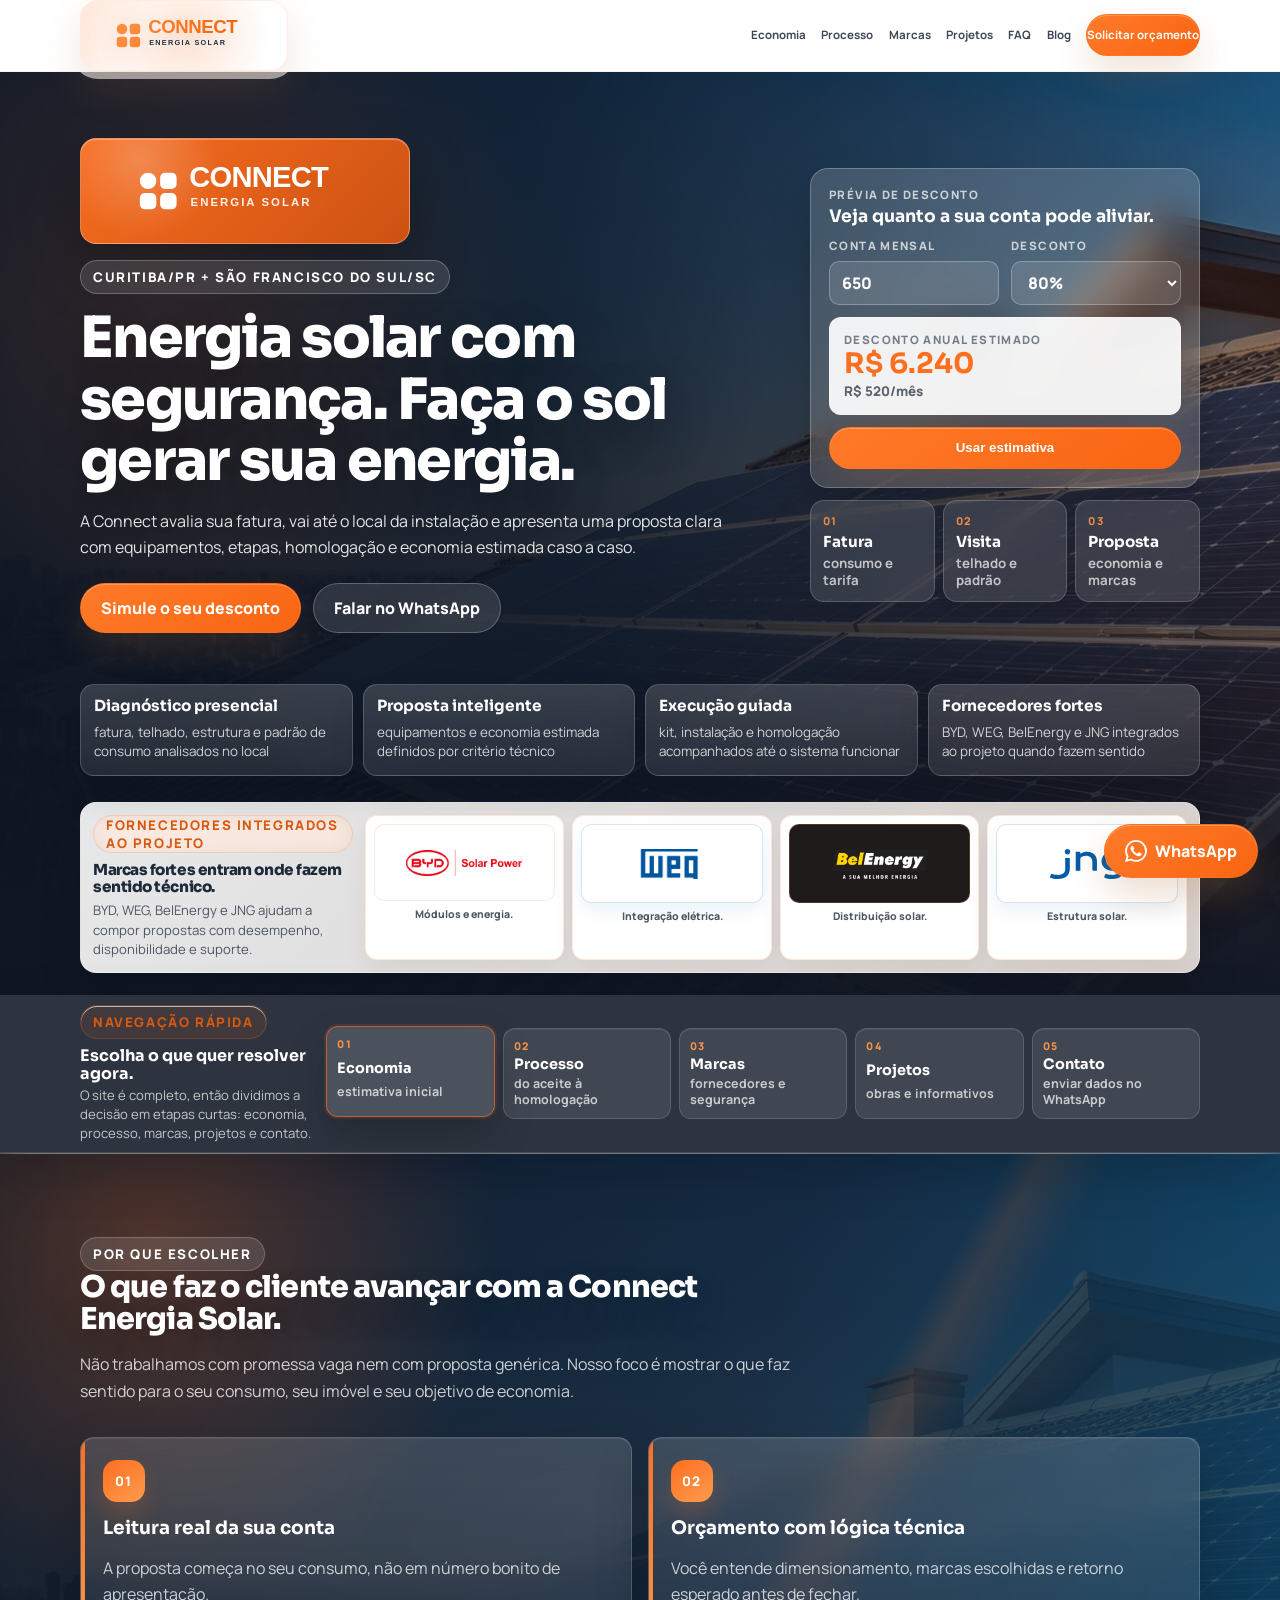
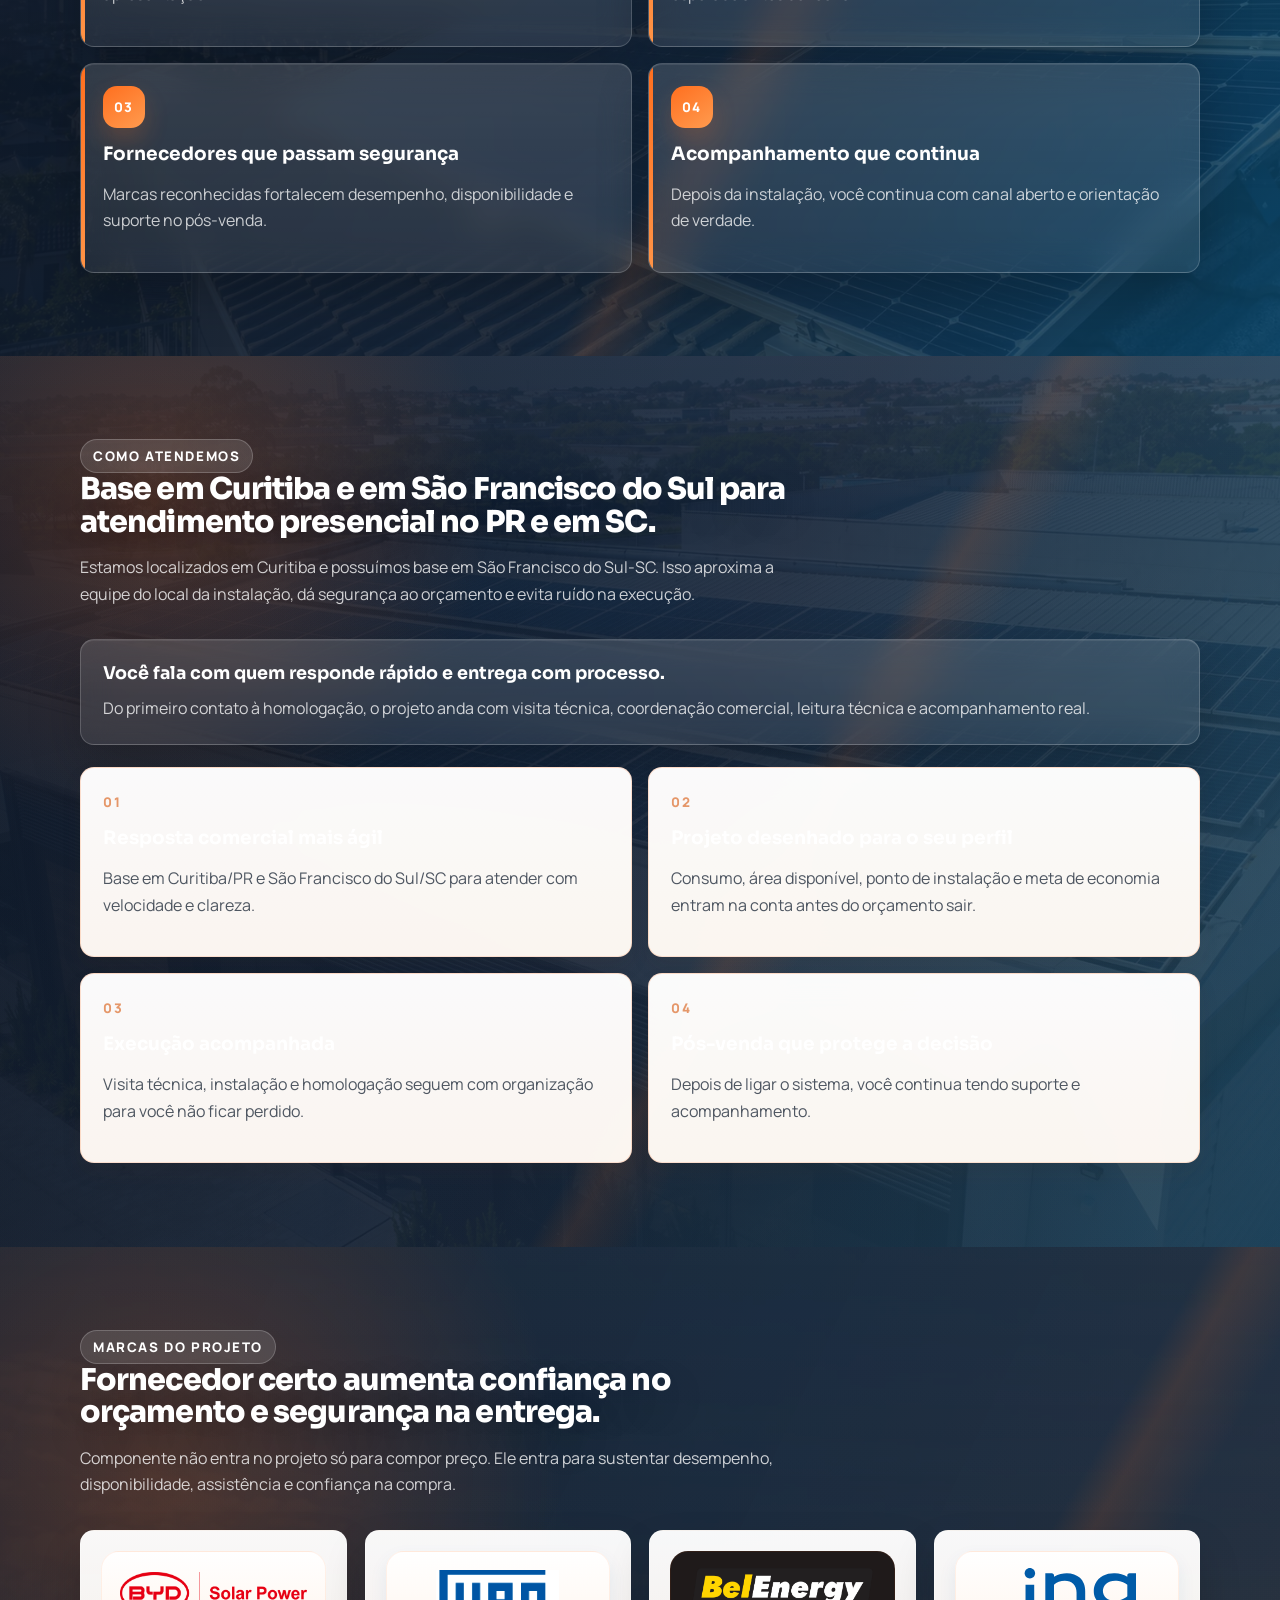
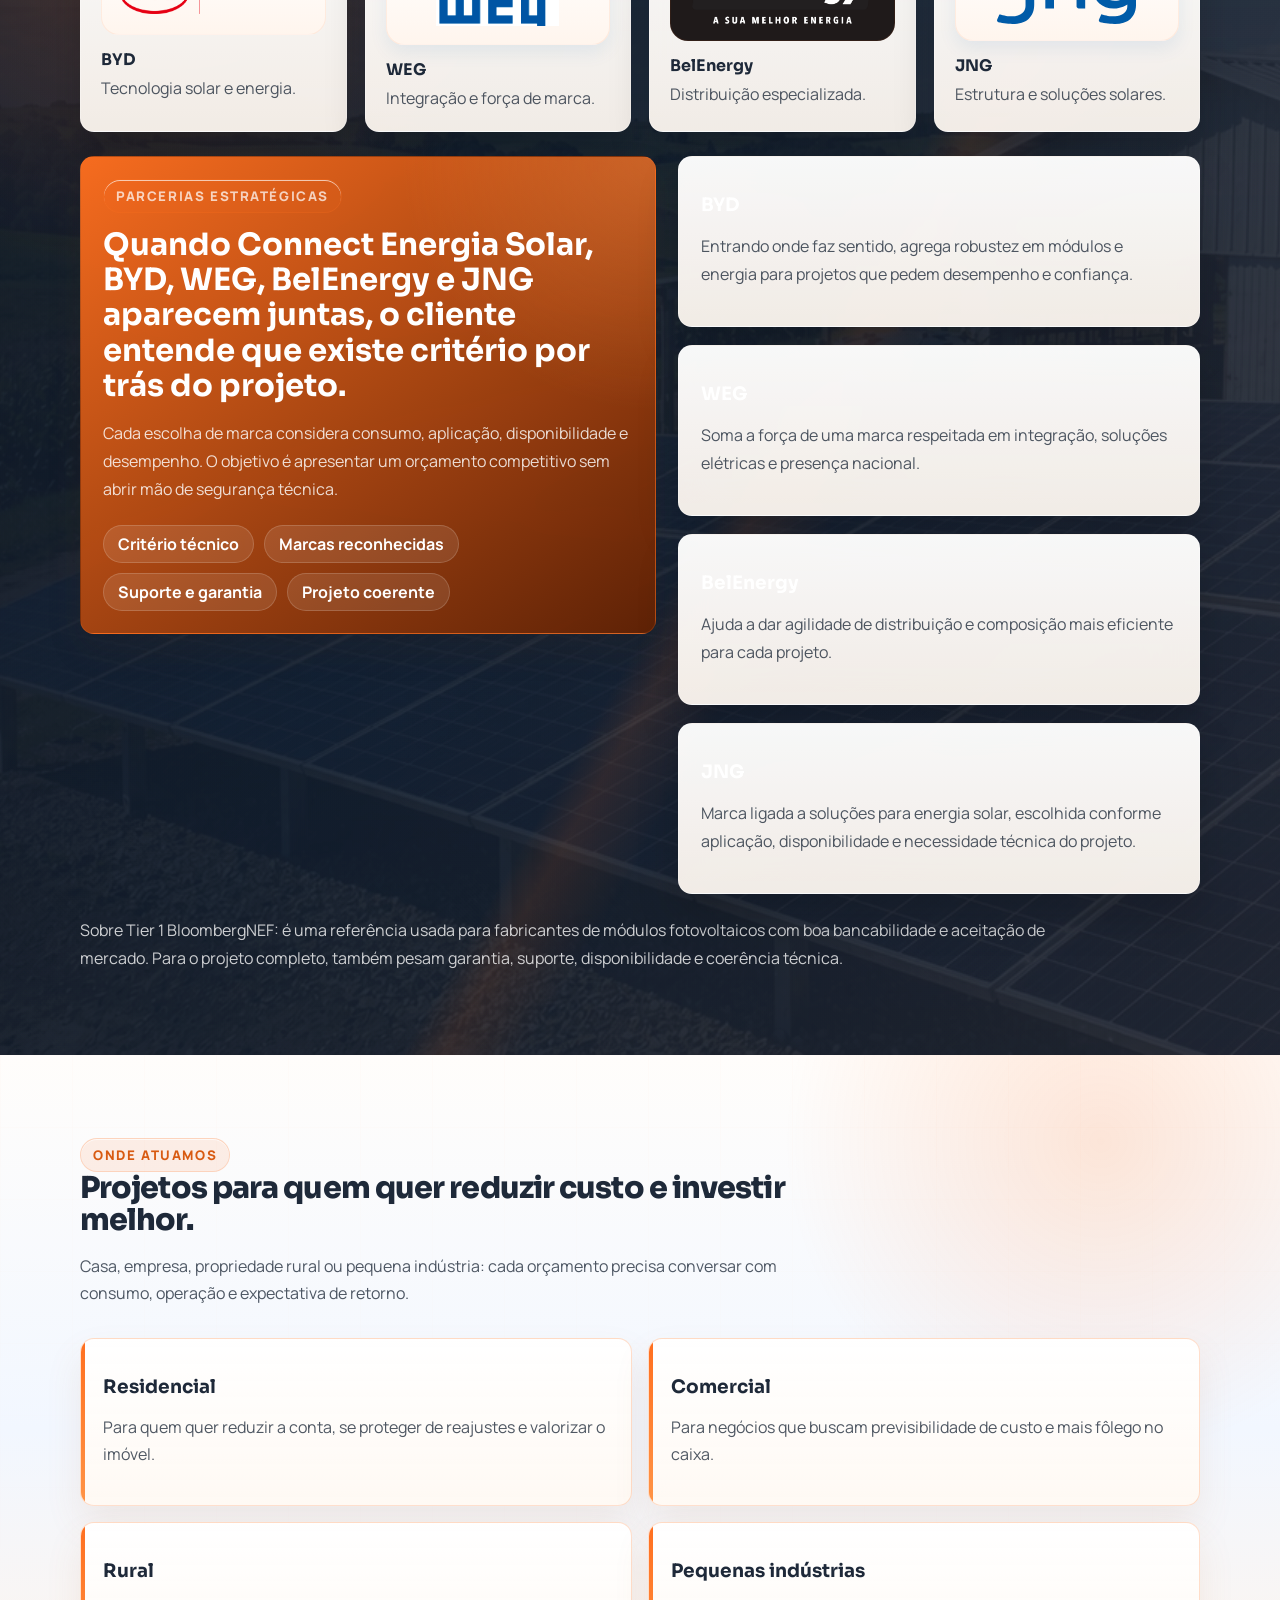
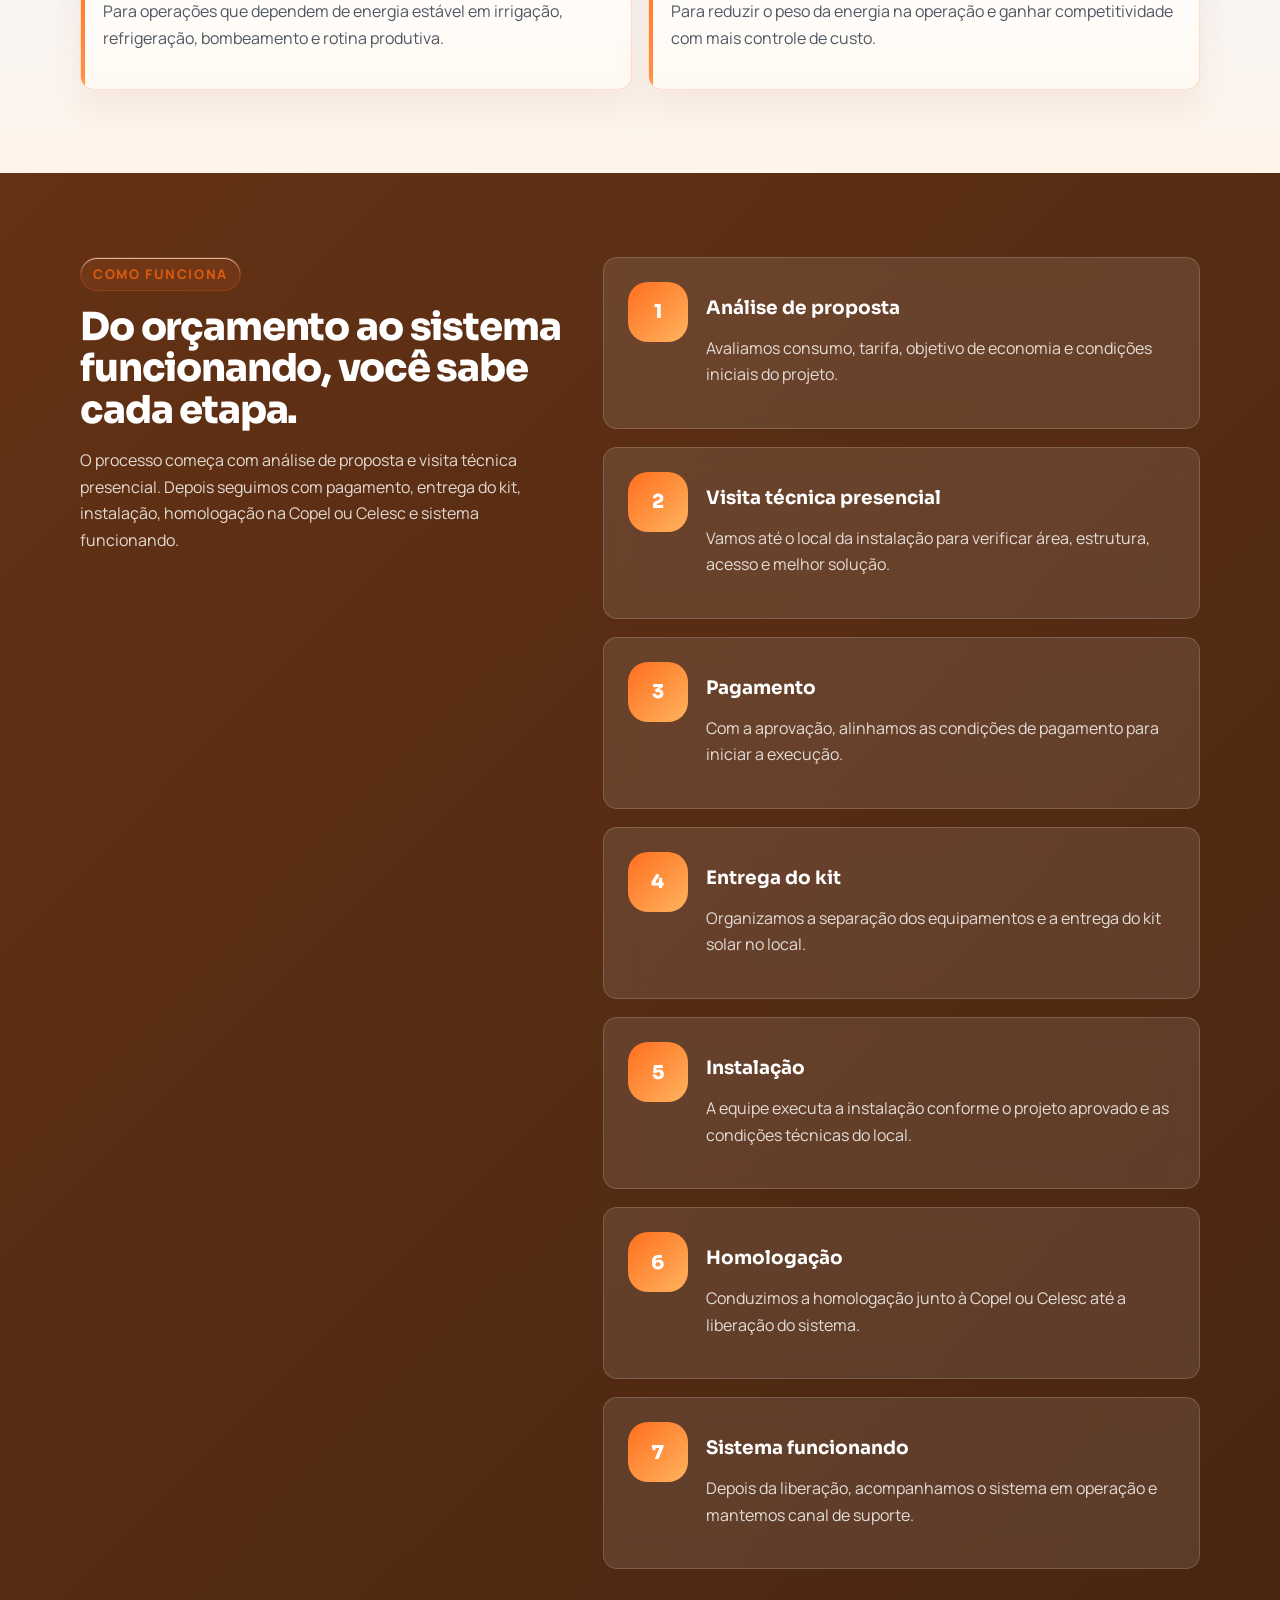
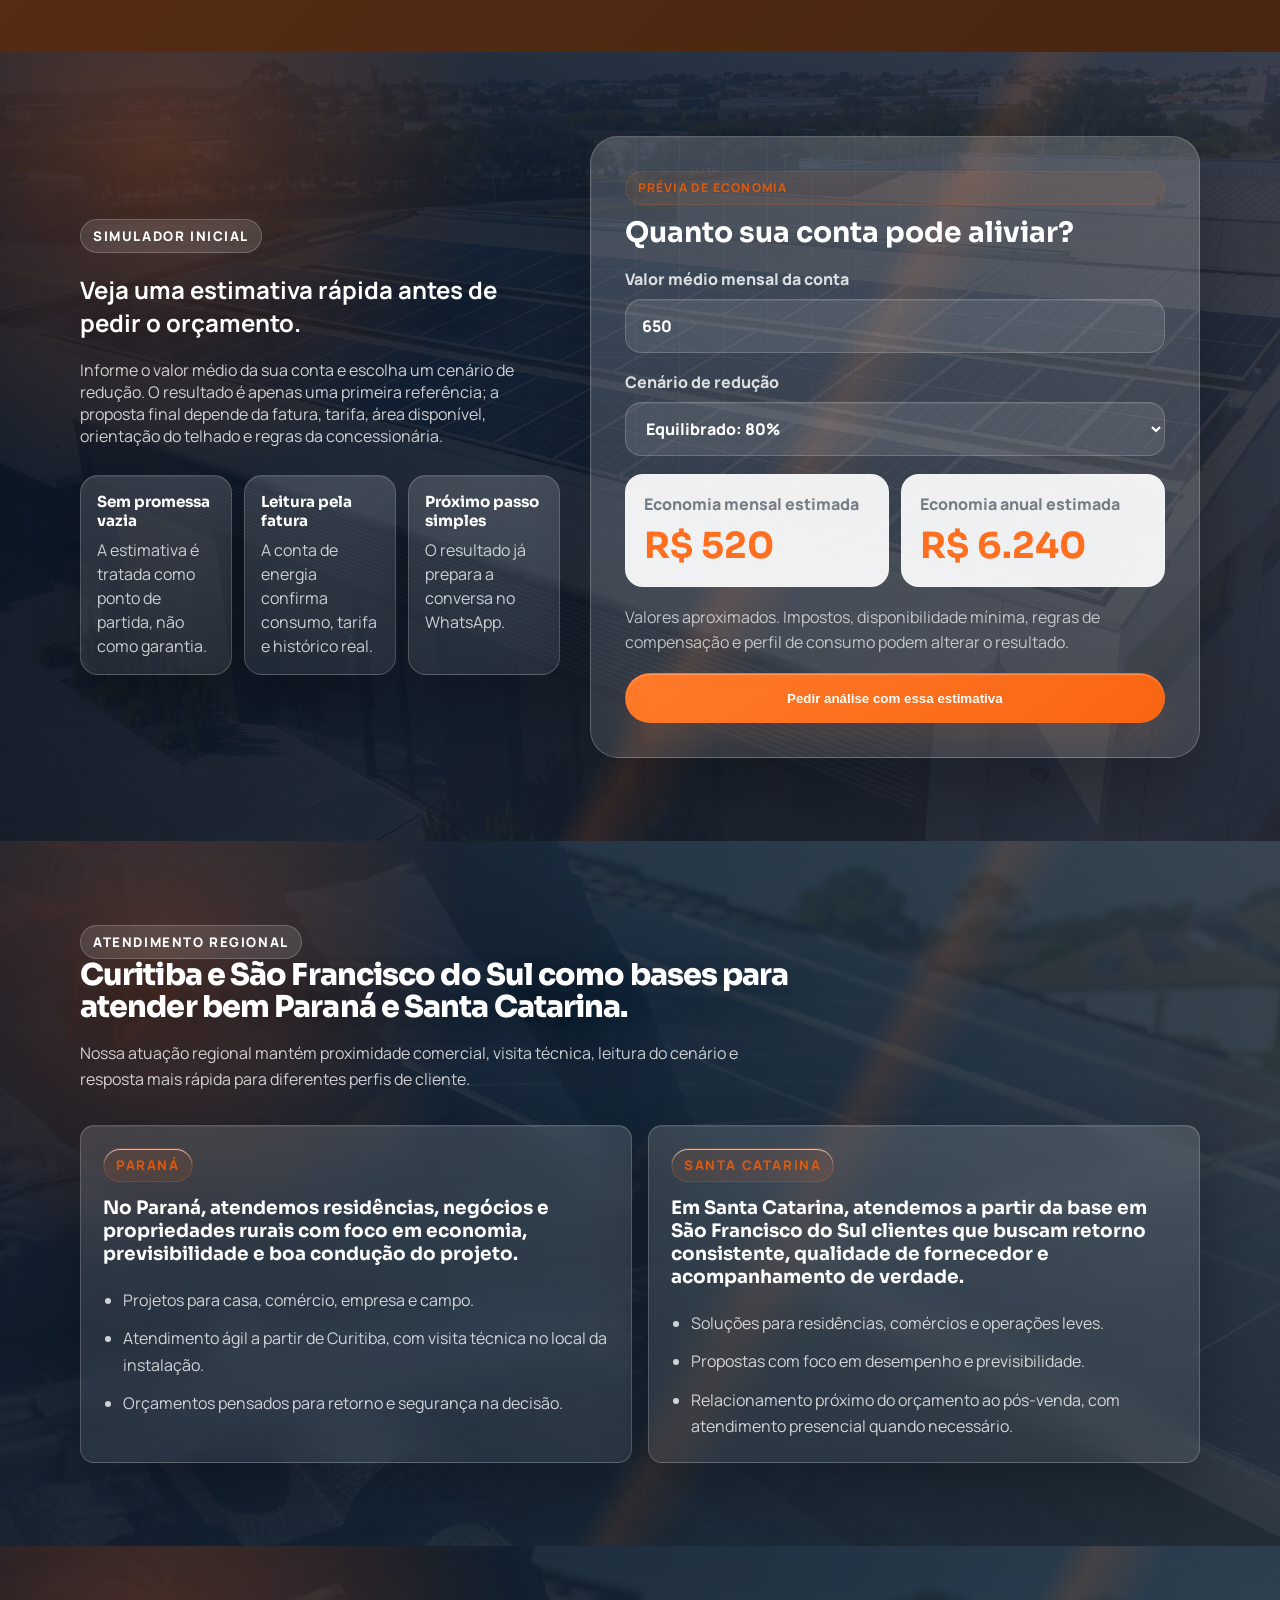
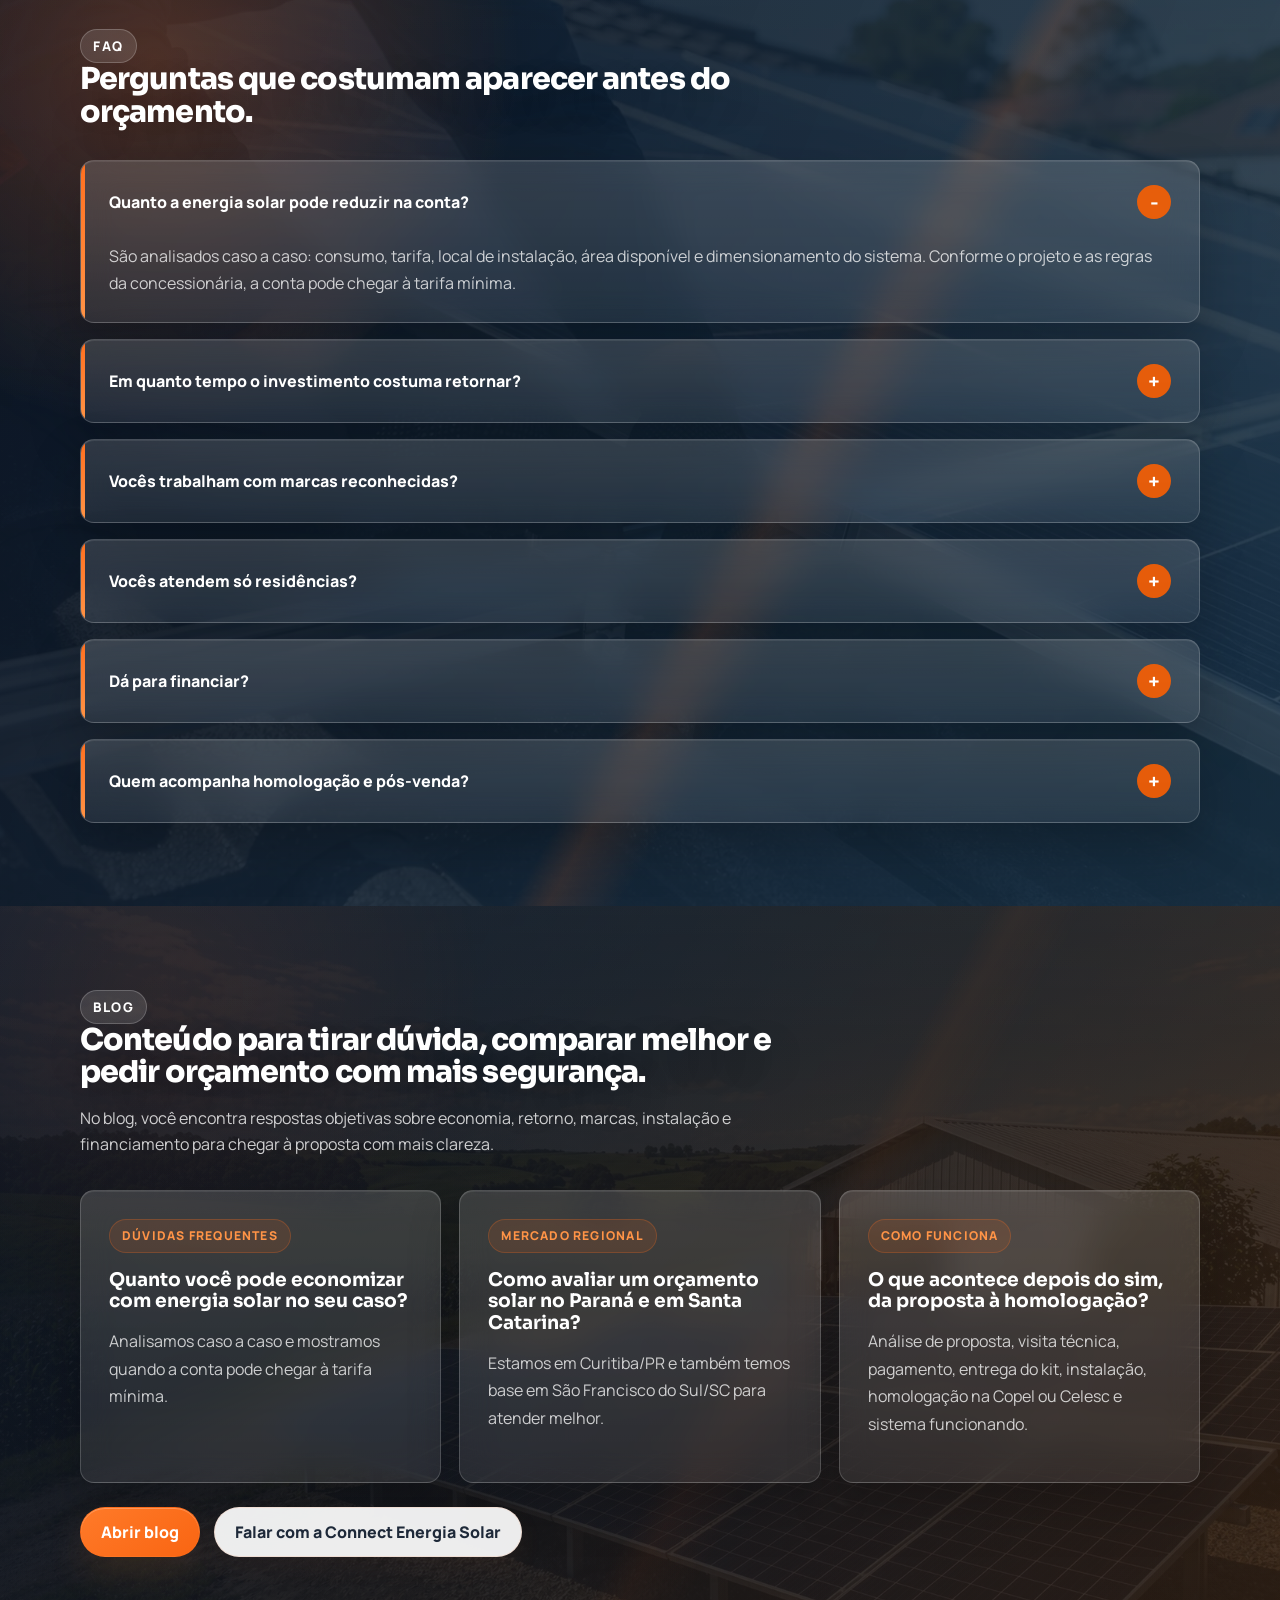
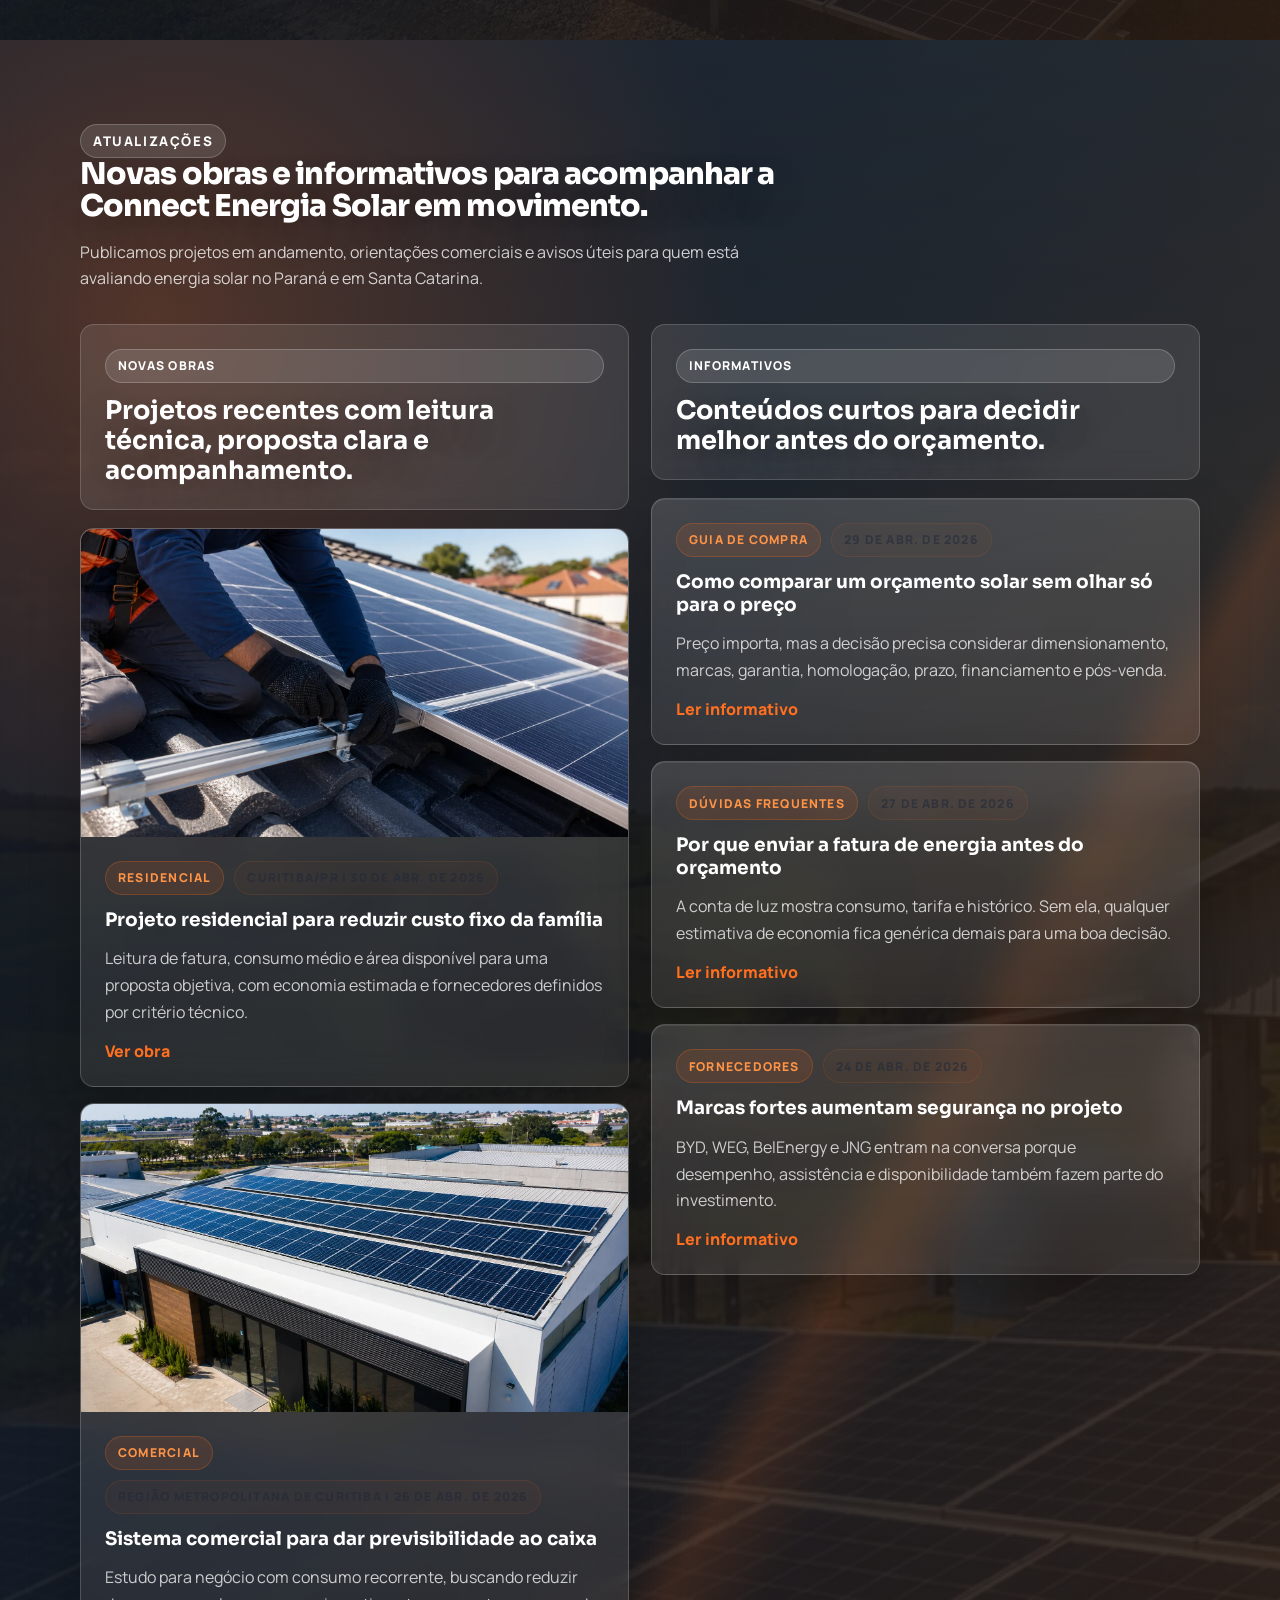
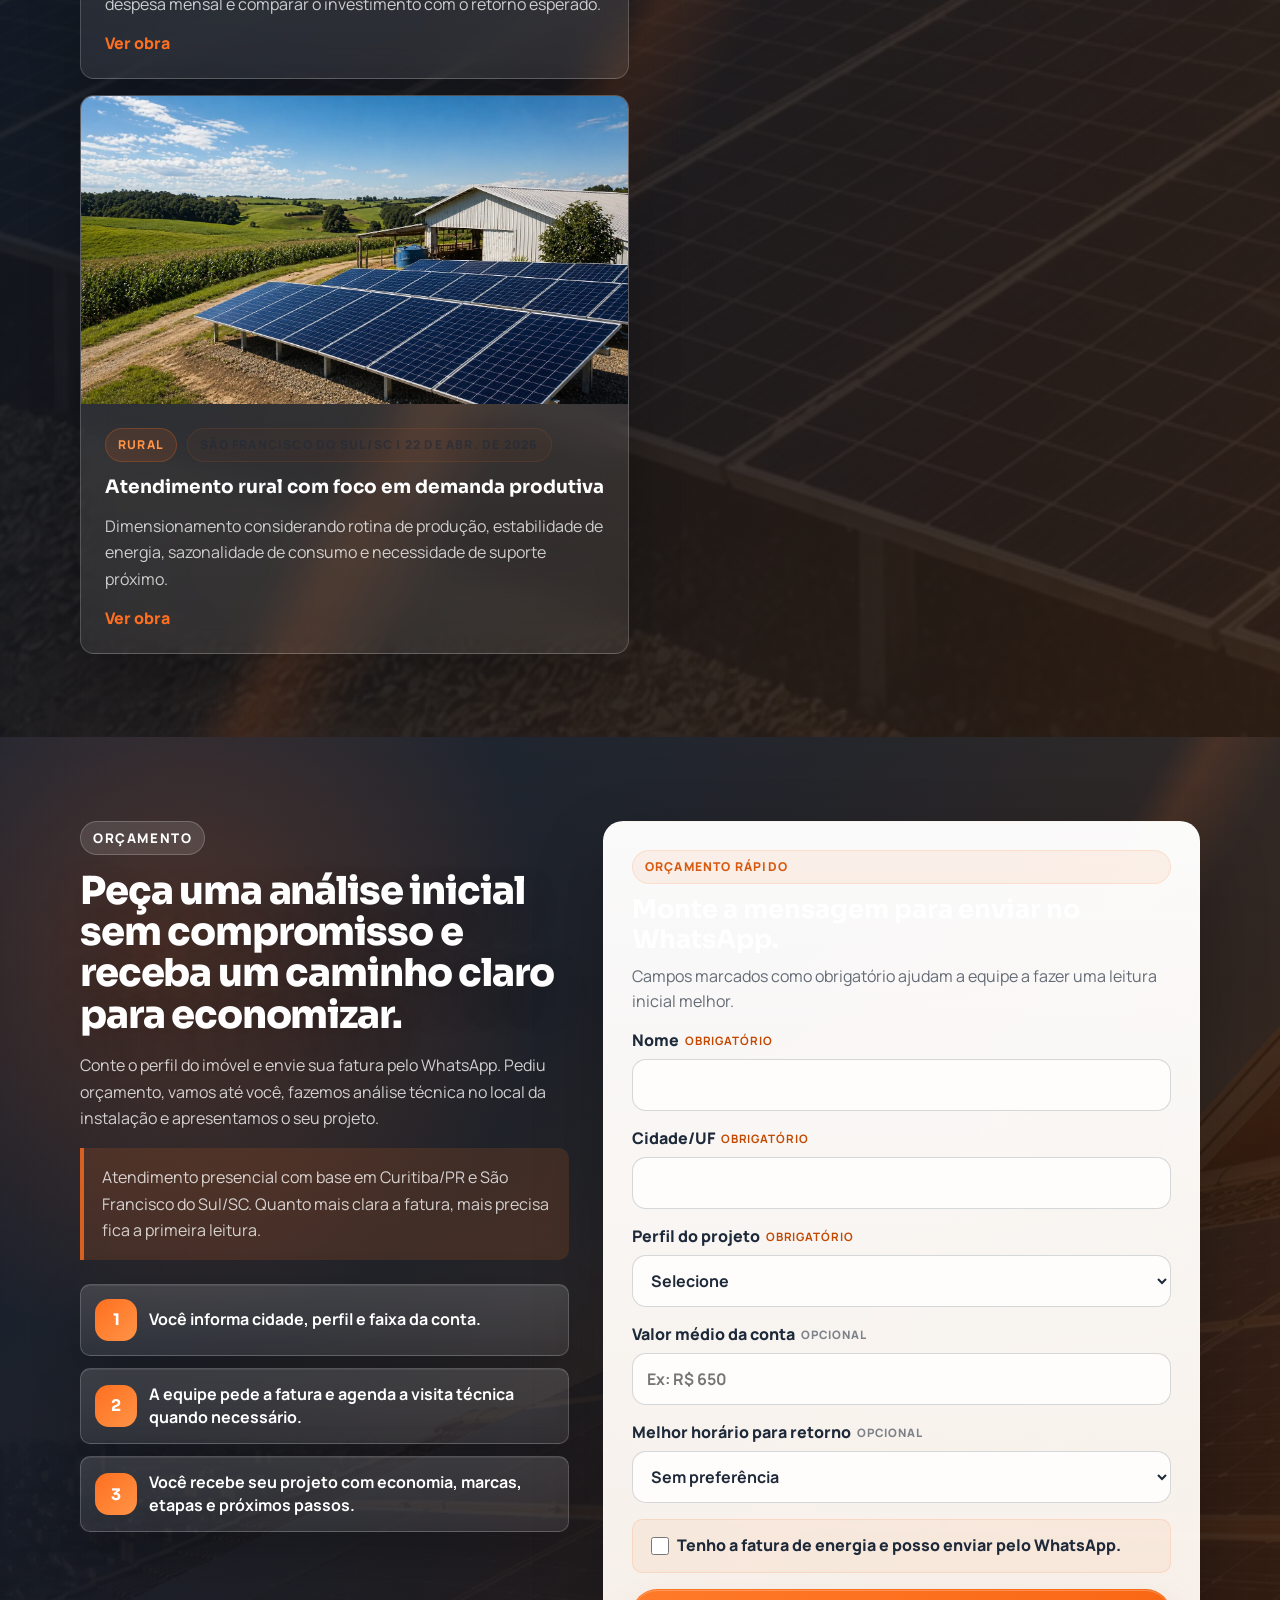
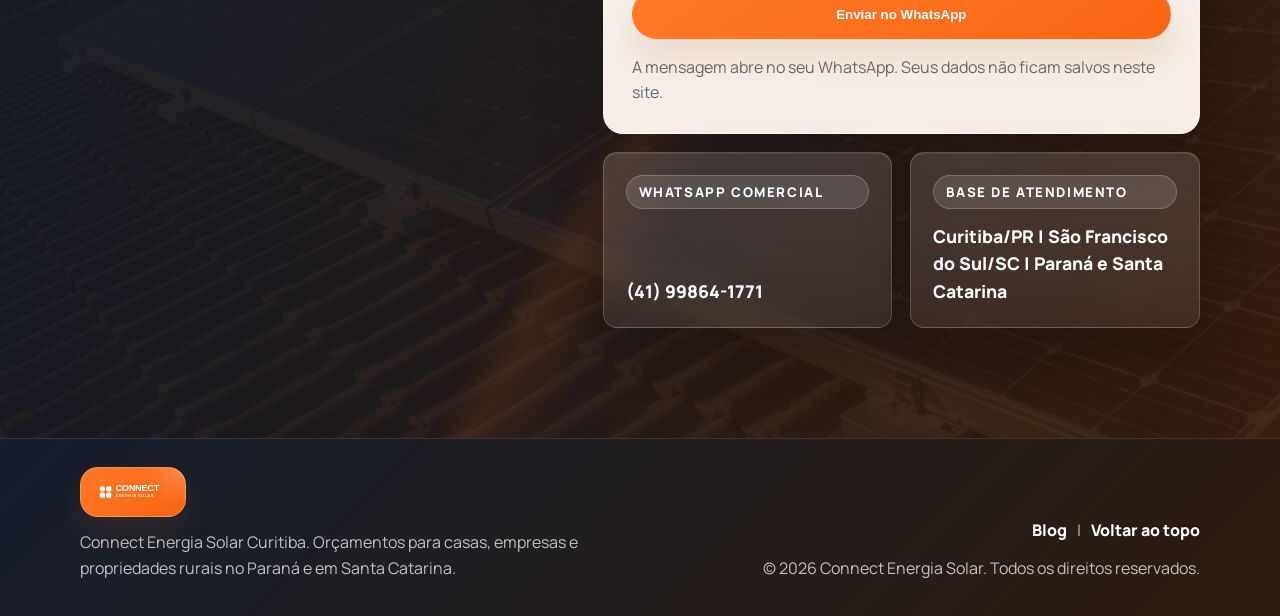
<file: dist-connect-live/index.html>
<!DOCTYPE html>
<html lang="pt-BR">
  <head>
    <meta charset="UTF-8" />
    <meta name="viewport" content="width=device-width, initial-scale=1.0" />
    <title>Connect Energia Solar Curitiba | Orçamento de energia solar no Paraná e em Santa Catarina</title>
    <meta
      name="description"
      content="Peça seu orçamento de energia solar com a Connect Energia Solar Curitiba. Atendimento no Paraná e em Santa Catarina para casas, empresas e propriedades rurais, com marcas reconhecidas e acompanhamento de verdade."
    />
    <link rel="preconnect" href="https://fonts.googleapis.com" />
    <link rel="preconnect" href="https://fonts.gstatic.com" crossorigin />
    <link
      href="https://fonts.googleapis.com/css2?family=Manrope:wght@400;500;600;700;800&family=Sora:wght@600;700;800&display=swap"
      rel="stylesheet"
    />
    <link rel="icon" href="logo-connect-solar.svg?v=20260414b" />
    <meta name="theme-color" content="#ff6f1f" />
<!-- Dados estruturados — FAQ (resultados ricos no Google) -->
    <script type="application/ld+json">
    {
      "@context": "https://schema.org",
      "@type": "FAQPage",
      "mainEntity": [
        {
          "@type": "Question",
          "name": "Quanto a energia solar pode reduzir na conta?",
          "acceptedAnswer": {
            "@type": "Answer",
            "text": "São analisados caso a caso: consumo, tarifa, local de instalação, área disponível e dimensionamento do sistema. Conforme o projeto e as regras da concessionária, a conta pode chegar à tarifa mínima."
          }
        },
        {
          "@type": "Question",
          "name": "Em quanto tempo o investimento costuma retornar?",
          "acceptedAnswer": {
            "@type": "Answer",
            "text": "Em muitos projetos, o retorno acontece entre 3 e 5 anos, mas isso varia conforme consumo, investimento, tarifa e configuração do sistema."
          }
        },
        {
          "@type": "Question",
          "name": "Vocês trabalham com marcas reconhecidas?",
          "acceptedAnswer": {
            "@type": "Answer",
            "text": "Sim. Trabalhamos com marcas como BYD, WEG, BelEnergy e JNG, definidas conforme a necessidade técnica do projeto. Quando falamos em Tier 1 BloombergNEF, estamos falando de uma referência de mercado para fabricantes de módulos fotovoltaicos."
          }
        },
        {
          "@type": "Question",
          "name": "Vocês atendem só residências?",
          "acceptedAnswer": {
            "@type": "Answer",
            "text": "Não. Atendemos casas, empresas, pequenas indústrias e propriedades rurais."
          }
        },
        {
          "@type": "Question",
          "name": "Dá para financiar?",
          "acceptedAnswer": {
            "@type": "Answer",
            "text": "Sim. Existem linhas de financiamento no mercado, e a melhor opção depende do perfil do cliente e do tamanho do projeto."
          }
        },
        {
          "@type": "Question",
          "name": "Quem acompanha homologação e pós-venda?",
          "acceptedAnswer": {
            "@type": "Answer",
            "text": "A equipe conduz essas etapas com você. A ideia é simples: você não fica sozinho depois do sim."
          }
        }
      ]
    }
    </script>

    <link rel="stylesheet" href="styles.css?v=20260504-brand-70" />
      <!-- DEPLOY META START -->
    <link rel="canonical" href="https://connectenergiasolar.mpbg.cloud/" />
    <meta name="robots" content="index,follow,max-image-preview:large,max-snippet:-1,max-video-preview:-1" />
    <meta name="googlebot" content="index,follow,max-image-preview:large,max-snippet:-1,max-video-preview:-1" />
    <meta property="og:url" content="https://connectenergiasolar.mpbg.cloud/" />
    <meta property="og:type" content="website" />
    <meta property="og:title" content="Connect Energia Solar Curitiba | Orçamento de energia solar no Paraná e em Santa Catarina" />
    <meta property="og:description" content="Peça seu orçamento de energia solar com a Connect Energia Solar Curitiba. Atendimento no Paraná e em Santa Catarina para casas, empresas e propriedades rurais, com marcas reconhecidas e acompanhamento de verdade." />
    <meta property="og:image" content="https://connectenergiasolar.mpbg.cloud/assets/images/solar-hero-rooftop.png" />
    <meta property="og:image:alt" content="Sistema de energia solar instalado em telhado residencial" />
    <meta property="og:image:width" content="1672" />
    <meta property="og:image:height" content="941" />
    <meta property="og:locale" content="pt_BR" />
    <meta property="og:site_name" content="Connect Energia Solar Curitiba" />
    <meta name="twitter:card" content="summary_large_image" />
    <meta name="twitter:title" content="Connect Energia Solar Curitiba | Orçamento de energia solar no Paraná e em Santa Catarina" />
    <meta name="twitter:description" content="Peça seu orçamento de energia solar com a Connect Energia Solar Curitiba. Atendimento no Paraná e em Santa Catarina para casas, empresas e propriedades rurais, com marcas reconhecidas e acompanhamento de verdade." />
    <meta name="twitter:image" content="https://connectenergiasolar.mpbg.cloud/assets/images/solar-hero-rooftop.png" />
    <meta name="geo.region" content="BR-PR" />
    <meta name="geo.placename" content="Curitiba" />
    <meta name="geo.position" content="-25.4284;-49.2733" />
    <meta name="ICBM" content="-25.4284, -49.2733" />
    <meta name="format-detection" content="telephone=no" />
    <link rel="manifest" href="site.webmanifest" />
    <script type="application/ld+json">
{
  "@context": "https://schema.org",
  "@type": "WebSite",
  "name": "Connect Energia Solar Curitiba",
  "description": "Peça seu orçamento de energia solar com a Connect Energia Solar Curitiba. Atendimento no Paraná e em Santa Catarina para casas, empresas e propriedades rurais, com marcas reconhecidas e acompanhamento de verdade.",
  "url": "https://connectenergiasolar.mpbg.cloud/",
  "sameAs": [
    "https://instagram.com/connectenergiasolarcuritiba"
  ]
}
</script>
    <script type="application/ld+json">
{
  "@context": "https://schema.org",
  "@type": "LocalBusiness",
  "@id": "https://connectenergiasolar.mpbg.cloud/#organization",
  "name": "Connect Energia Solar Curitiba",
  "alternateName": "Connect Energia Solar",
  "description": "Orçamentos e projetos de energia solar para casas, empresas e propriedades rurais no Paraná e em Santa Catarina. Visita técnica presencial, marcas como BYD, WEG, BelEnergy e JNG, e acompanhamento do orçamento à homologação.",
  "url": "https://connectenergiasolar.mpbg.cloud/",
  "telephone": "+5541998641771",
  "image": "https://connectenergiasolar.mpbg.cloud/assets/images/solar-hero-rooftop.png",
  "logo": "https://connectenergiasolar.mpbg.cloud/logo-connect-solar-brand.svg",
  "priceRange": "$$",
  "address": {
    "@type": "PostalAddress",
    "addressLocality": "Curitiba",
    "addressRegion": "PR",
    "postalCode": "80000-000",
    "addressCountry": "BR"
  },
  "geo": {
    "@type": "GeoCoordinates",
    "latitude": -25.4284,
    "longitude": -49.2733
  },
  "areaServed": [
    {
      "@type": "State",
      "name": "Paraná"
    },
    {
      "@type": "State",
      "name": "Santa Catarina"
    }
  ],
  "openingHoursSpecification": {
    "@type": "OpeningHoursSpecification",
    "dayOfWeek": [
      "Monday",
      "Tuesday",
      "Wednesday",
      "Thursday",
      "Friday"
    ],
    "opens": "08:00",
    "closes": "18:00"
  },
  "knowsAbout": [
    "energia solar",
    "painel solar",
    "sistema fotovoltaico",
    "energia solar residencial",
    "energia solar comercial",
    "energia solar rural"
  ],
  "hasOfferCatalog": {
    "@type": "OfferCatalog",
    "name": "Serviços de Energia Solar",
    "itemListElement": [
      {
        "@type": "Offer",
        "itemOffered": {
          "@type": "Service",
          "name": "Energia Solar Residencial",
          "description": "Projeto e instalação de sistema fotovoltaico para residências."
        }
      },
      {
        "@type": "Offer",
        "itemOffered": {
          "@type": "Service",
          "name": "Energia Solar Comercial",
          "description": "Projeto e instalação de sistema fotovoltaico para empresas e comércios."
        }
      },
      {
        "@type": "Offer",
        "itemOffered": {
          "@type": "Service",
          "name": "Energia Solar Rural",
          "description": "Projeto e instalação de sistema fotovoltaico para propriedades rurais."
        }
      },
      {
        "@type": "Offer",
        "itemOffered": {
          "@type": "Service",
          "name": "Energia Solar Industrial",
          "description": "Projeto e instalação de sistema fotovoltaico para pequenas indústrias."
        }
      }
    ]
  },
  "sameAs": [
    "https://instagram.com/connectenergiasolarcuritiba"
  ]
}
</script>
    <script type="application/ld+json">
{
  "@context": "https://schema.org",
  "@type": "FAQPage",
  "mainEntity": [
    {
      "@type": "Question",
      "name": "Quanto a energia solar pode reduzir na conta?",
      "acceptedAnswer": {
        "@type": "Answer",
        "text": "São analisados caso a caso: consumo, tarifa, local de instalação, área disponível e dimensionamento do sistema. Conforme o projeto e as regras da concessionária, a conta pode chegar à tarifa mínima."
      }
    },
    {
      "@type": "Question",
      "name": "Em quanto tempo o investimento costuma retornar?",
      "acceptedAnswer": {
        "@type": "Answer",
        "text": "Em muitos projetos, o retorno acontece entre 3 e 5 anos, mas isso varia conforme consumo, investimento, tarifa e configuração do sistema."
      }
    },
    {
      "@type": "Question",
      "name": "Vocês trabalham com marcas reconhecidas?",
      "acceptedAnswer": {
        "@type": "Answer",
        "text": "Sim. Trabalhamos com marcas como BYD, WEG, BelEnergy e JNG, definidas conforme a necessidade técnica do projeto. Quando falamos em Tier 1 BloombergNEF, estamos falando de uma referência de mercado para fabricantes de módulos fotovoltaicos."
      }
    },
    {
      "@type": "Question",
      "name": "Vocês atendem só residências?",
      "acceptedAnswer": {
        "@type": "Answer",
        "text": "Não. Atendemos casas, empresas, pequenas indústrias e propriedades rurais."
      }
    },
    {
      "@type": "Question",
      "name": "Dá para financiar?",
      "acceptedAnswer": {
        "@type": "Answer",
        "text": "Sim. Existem linhas de financiamento no mercado, e a melhor opção depende do perfil do cliente e do tamanho do projeto."
      }
    },
    {
      "@type": "Question",
      "name": "Quem acompanha homologação e pós-venda?",
      "acceptedAnswer": {
        "@type": "Answer",
        "text": "A equipe conduz essas etapas com você. A ideia é simples: você não fica sozinho depois do sim."
      }
    }
  ]
}
</script>
    <script async src="https://www.googletagmanager.com/gtag/js?id=G-BSNY8GMP9G"></script>
    <script>
window.dataLayer = window.dataLayer || [];
function gtag(){dataLayer.push(arguments);}
gtag('js', new Date());
gtag('config', 'G-BSNY8GMP9G');
</script>
    <!-- DEPLOY META END -->
  </head>
  <body>
    <div class="page-shell">
      <header class="site-header" id="topo">
        <div class="container header-row">
          <a class="brand" href="#topo" aria-label="Connect Energia Solar">
            <span class="brand-badge">
              <img src="logo-connect-solar-brand.svg?v=20260504-brand-faithful" alt="Connect Energia Solar" />
            </span>
          </a>

          <button
            class="menu-toggle"
            type="button"
            aria-expanded="false"
            aria-controls="site-nav"
            aria-label="Abrir menu"
          >
            <span></span>
            <span></span>
            <span></span>
          </button>

          <nav class="site-nav" id="site-nav" aria-label="Menu principal">
            <a href="#simulador">Economia</a>
            <a href="#processo">Processo</a>
            <a href="#fornecedores">Marcas</a>
            <a href="#atualizacoes">Projetos</a>
            <a href="#faq">FAQ</a>
            <a href="blog.html">Blog</a>
            <a class="button button-primary button-small" href="#contato">
              Solicitar orçamento
            </a>
          </nav>
        </div>
      </header>

      <main>
        <section class="hero section">
          <div class="container">
            <div class="validation-banner hero-supplier-strip reveal reveal-up">
              <div class="validation-intro">
                <span class="eyebrow">Fornecedores integrados ao projeto</span>
                <p class="validation-title">Marcas fortes entram onde fazem sentido técnico.</p>
                <p class="validation-text">
                  BYD, WEG, BelEnergy e JNG ajudam a compor propostas com desempenho,
                  disponibilidade e suporte.
                </p>
              </div>

              <div class="validation-matrix" aria-label="Marcas e fornecedores usados nos projetos">
                <figure class="validation-node">
                  <div class="validation-node-media">
                    <img src="assets/logos/byd-solar.jpg" alt="BYD Solar" />
                  </div>
                  <figcaption>Módulos e energia.</figcaption>
                </figure>

                <figure class="validation-node">
                  <div class="validation-node-media validation-node-media-weg">
                    <img src="assets/logos/weg-logo.png" alt="WEG" />
                  </div>
                  <figcaption>Integração elétrica.</figcaption>
                </figure>

                <figure class="validation-node">
                  <div class="validation-node-media validation-node-media-dark">
                    <img src="assets/logos/belenergy.png" alt="BelEnergy" />
                  </div>
                  <figcaption>Distribuição solar.</figcaption>
                </figure>

                <figure class="validation-node">
                  <div class="validation-node-media validation-node-media-jng">
                    <img src="assets/logos/jng-logo.svg?v=20260501-brand-fit" alt="JNG" />
                  </div>
                  <figcaption>Estrutura solar.</figcaption>
                </figure>
              </div>
            </div>

            <div class="hero-grid">
              <div class="hero-copy reveal reveal-left">
              <div class="hero-brand-signal" aria-label="Connect Energia Solar Curitiba">
                <img src="logo-connect-solar.svg?v=20260504-brand-faithful" alt="Connect Energia Solar" />
              </div>
              <span class="eyebrow">Curitiba/PR + São Francisco do Sul/SC</span>
              <h1>Energia solar com segurança. Faça o sol gerar sua energia.</h1>
              <p class="hero-text">
                A Connect avalia sua fatura, vai até o local da instalação e apresenta uma proposta
                clara com equipamentos, etapas, homologação e economia estimada caso a caso.
              </p>

              <div class="hero-actions">
                <a class="button button-primary" href="#previa-economia">Simule o seu desconto</a>
                <a class="button button-secondary" href="https://wa.me/5541998641771" target="_blank" rel="noreferrer">Falar no WhatsApp</a>
              </div>

              </div>

              <aside class="hero-decision-panel reveal reveal-right" aria-label="Prévia de economia e próximos passos">
              <form class="hero-savings-preview" id="previa-economia" data-savings-calculator data-calculator-context="topo">
                <div class="preview-copy">
                  <span>Prévia de desconto</span>
                  <strong>Veja quanto a sua conta pode aliviar.</strong>
                </div>

                <label>
                  <span>Conta mensal</span>
                  <input name="monthlyBill" type="number" min="100" step="10" value="650" inputmode="decimal" />
                </label>

                <label>
                  <span>Desconto</span>
                  <select name="reduction">
                    <option value="70">70%</option>
                    <option value="80" selected>80%</option>
                    <option value="90">90%</option>
                    <option value="95">95%</option>
                  </select>
                </label>

                <div class="preview-result" aria-live="polite">
                  <span>Desconto anual estimado</span>
                  <strong data-saving-year>R$ 6.240</strong>
                  <small data-saving-month>R$ 520/mês</small>
                </div>

                <button class="button button-primary button-small" type="submit">Usar estimativa</button>
              </form>

              <ol class="hero-mini-map" aria-label="Resumo da jornada">
                <li>
                  <span>01</span>
                  <strong>Fatura</strong>
                  <small>consumo e tarifa</small>
                </li>
                <li>
                  <span>02</span>
                  <strong>Visita</strong>
                  <small>telhado e padrão</small>
                </li>
                <li>
                  <span>03</span>
                  <strong>Proposta</strong>
                  <small>economia e marcas</small>
                </li>
              </ol>
              </aside>

              <ul class="metric-strip reveal reveal-up" aria-label="Pontos de destaque">
                <li>
                  <strong>Diagnóstico presencial</strong>
                  <span>fatura, telhado, estrutura e padrão de consumo analisados no local</span>
                </li>
                <li>
                  <strong>Proposta inteligente</strong>
                  <span>equipamentos e economia estimada definidos por critério técnico</span>
                </li>
                <li>
                  <strong>Execução guiada</strong>
                  <span>kit, instalação e homologação acompanhados até o sistema funcionar</span>
                </li>
                <li>
                  <strong>Fornecedores fortes</strong>
                  <span>BYD, WEG, BelEnergy e JNG integrados ao projeto quando fazem sentido</span>
                </li>
              </ul>

              <div class="hero-panel reveal reveal-right">
              <div class="panel-card panel-card-primary">
                <span class="panel-label">Fluxo de atendimento</span>
                <h3>Da proposta ao sistema funcionando, sem deixar você no escuro.</h3>
                <ul class="check-list">
                  <li>Sua conta é analisada antes de qualquer orçamento.</li>
                  <li>Vamos até o local da instalação para fazer a visita técnica.</li>
                  <li>A proposta mostra economia, marcas, retorno esperado e etapas do projeto.</li>
                  <li>Instalação, homologação e pós-venda seguem com acompanhamento.</li>
                  <li>Depois da entrega, o suporte continua perto.</li>
                </ul>
              </div>

              <figure class="hero-image-card">
                <picture>
                  <source srcset="assets/images/solar-hero-rooftop.webp" type="image/webp" />
                  <img src="assets/images/solar-hero-rooftop.png" alt="Sistema de energia solar instalado em telhado residencial" loading="eager" />
                </picture>
                <figcaption>Projeto bem dimensionado começa com leitura real do consumo e do espaço disponível.</figcaption>
              </figure>

              <div class="panel-card panel-card-accent">
                <span class="mini-kicker">Menos dúvida, mais clareza</span>
                <p>
                  Quando economia, marcas, prazo e processo ficam claros, a decisão sai da comparação
                  confusa e avança para o orçamento certo.
                </p>
              </div>
              </div>
            </div>
          </div>
        </section>

        <section class="site-guide" id="navegacao" aria-label="Navegação por etapas do site">
          <div class="container">
            <div class="guide-shell reveal">
              <div class="guide-intro">
                <span class="eyebrow">Navegação rápida</span>
                <h2>Escolha o que quer resolver agora.</h2>
                <p>O site é completo, então dividimos a decisão em etapas curtas: economia, processo, marcas, projetos e contato.</p>
              </div>

              <nav class="guide-nav" aria-label="Atalhos do site" data-section-nav>
                <a href="#simulador" data-track-section="simulador">
                  <span>01</span>
                  <strong>Economia</strong>
                  <small>estimativa inicial</small>
                </a>
                <a href="#processo" data-track-section="processo">
                  <span>02</span>
                  <strong>Processo</strong>
                  <small>do aceite à homologação</small>
                </a>
                <a href="#fornecedores" data-track-section="fornecedores">
                  <span>03</span>
                  <strong>Marcas</strong>
                  <small>fornecedores e segurança</small>
                </a>
                <a href="#atualizacoes" data-track-section="atualizacoes">
                  <span>04</span>
                  <strong>Projetos</strong>
                  <small>obras e informativos</small>
                </a>
                <a href="#contato" data-track-section="contato">
                  <span>05</span>
                  <strong>Contato</strong>
                  <small>enviar dados no WhatsApp</small>
                </a>
              </nav>
            </div>
          </div>
        </section>

        <section class="section section-soft" id="diferenciais">
          <div class="container">
            <div class="section-heading reveal">
              <span class="eyebrow">Por que escolher</span>
              <h2>O que faz o cliente avançar com a Connect Energia Solar.</h2>
              <p>
                Não trabalhamos com promessa vaga nem com proposta genérica. Nosso foco é mostrar
                o que faz sentido para o seu consumo, seu imóvel e seu objetivo de economia.
              </p>
            </div>

            <div class="feature-grid">
              <article class="feature-card reveal">
                <span class="feature-number">01</span>
                <h3>Leitura real da sua conta</h3>
                <p>
                  A proposta começa no seu consumo, não em número bonito de apresentação.
                </p>
              </article>

              <article class="feature-card reveal">
                <span class="feature-number">02</span>
                <h3>Orçamento com lógica técnica</h3>
                <p>
                  Você entende dimensionamento, marcas escolhidas e retorno esperado antes de fechar.
                </p>
              </article>

              <article class="feature-card reveal">
                <span class="feature-number">03</span>
                <h3>Fornecedores que passam segurança</h3>
                <p>
                  Marcas reconhecidas fortalecem desempenho, disponibilidade e suporte no pós-venda.
                </p>
              </article>

              <article class="feature-card reveal">
                <span class="feature-number">04</span>
                <h3>Acompanhamento que continua</h3>
                <p>
                  Depois da instalação, você continua com canal aberto e orientação de verdade.
                </p>
              </article>
            </div>
          </div>
        </section>

        <section class="section" id="estrutura">
          <div class="container">
            <div class="section-heading reveal">
              <span class="eyebrow">Como atendemos</span>
              <h2>Base em Curitiba e em São Francisco do Sul para atendimento presencial no PR e em SC.</h2>
              <p>
                Estamos localizados em Curitiba e possuímos base em São Francisco do Sul-SC.
                Isso aproxima a equipe do local da instalação, dá segurança ao orçamento e evita ruído na execução.
              </p>
            </div>

            <div class="trust-bridge reveal">
              <strong>Você fala com quem responde rápido e entrega com processo.</strong>
              <span>
                Do primeiro contato à homologação, o projeto anda com visita técnica,
                coordenação comercial, leitura técnica e acompanhamento real.
              </span>
            </div>

            <div class="feature-grid">
              <article class="feature-card reveal">
                <span class="feature-number">01</span>
                <h3>Resposta comercial mais ágil</h3>
                <p>
                  Base em Curitiba/PR e São Francisco do Sul/SC para atender com velocidade e clareza.
                </p>
              </article>

              <article class="feature-card reveal">
                <span class="feature-number">02</span>
                <h3>Projeto desenhado para o seu perfil</h3>
                <p>
                  Consumo, área disponível, ponto de instalação e meta de economia entram na conta antes do orçamento sair.
                </p>
              </article>

              <article class="feature-card reveal">
                <span class="feature-number">03</span>
                <h3>Execução acompanhada</h3>
                <p>
                  Visita técnica, instalação e homologação seguem com organização para você não ficar perdido.
                </p>
              </article>

              <article class="feature-card reveal">
                <span class="feature-number">04</span>
                <h3>Pós-venda que protege a decisão</h3>
                <p>
                  Depois de ligar o sistema, você continua tendo suporte e acompanhamento.
                </p>
              </article>
            </div>
          </div>
        </section>

        <section class="section section-soft" id="fornecedores">
          <div class="container">
            <div class="section-heading reveal">
              <span class="eyebrow">Marcas do projeto</span>
              <h2>Fornecedor certo aumenta confiança no orçamento e segurança na entrega.</h2>
              <p>
                Componente não entra no projeto só para compor preço. Ele entra para sustentar
                desempenho, disponibilidade, assistência e confiança na compra.
              </p>
            </div>

            <div class="brand-wall reveal" aria-label="Marcas parceiras">
              <figure class="brand-logo-card">
                <div class="brand-logo-frame">
                  <img src="assets/logos/byd-solar.jpg" alt="BYD Solar" loading="lazy" />
                </div>
                <figcaption>
                  <strong>BYD</strong>
                  <span>Tecnologia solar e energia.</span>
                </figcaption>
              </figure>
              <figure class="brand-logo-card brand-logo-card-weg">
                <div class="brand-logo-frame brand-logo-frame-weg">
                  <img src="assets/logos/weg-logo.png" alt="WEG" loading="lazy" />
                </div>
                <figcaption>
                  <strong>WEG</strong>
                  <span>Integração e força de marca.</span>
                </figcaption>
              </figure>
              <figure class="brand-logo-card">
                <div class="brand-logo-frame brand-logo-frame-dark">
                  <img src="assets/logos/belenergy.png" alt="BelEnergy" loading="lazy" />
                </div>
                <figcaption>
                  <strong>BelEnergy</strong>
                  <span>Distribuição especializada.</span>
                </figcaption>
              </figure>
              <figure class="brand-logo-card brand-logo-card-jng">
                <div class="brand-logo-frame brand-logo-frame-jng">
                  <img src="assets/logos/jng-logo.svg?v=20260501-brand-fit" alt="JNG" loading="lazy" />
                </div>
                <figcaption>
                  <strong>JNG</strong>
                  <span>Estrutura e soluções solares.</span>
                </figcaption>
              </figure>
            </div>

            <div class="supplier-grid">
              <article class="supplier-lead reveal">
                <span class="supplier-kicker">Parcerias Estratégicas</span>
                <h3>Quando Connect Energia Solar, BYD, WEG, BelEnergy e JNG aparecem juntas, o cliente entende que existe critério por trás do projeto.</h3>
                <p>
                  Cada escolha de marca considera consumo, aplicação, disponibilidade e desempenho.
                  O objetivo é apresentar um orçamento competitivo sem abrir mão de segurança técnica.
                </p>
                <div class="supplier-pills">
                  <span>Critério técnico</span>
                  <span>Marcas reconhecidas</span>
                  <span>Suporte e garantia</span>
                  <span>Projeto coerente</span>
                </div>
              </article>

              <div class="supplier-stack">
                <article class="supplier-card reveal">
                  <h3>BYD</h3>
                  <p>
                    Entrando onde faz sentido, agrega robustez em módulos e energia para projetos que pedem desempenho e confiança.
                  </p>
                </article>

                <article class="supplier-card reveal">
                  <h3>WEG</h3>
                  <p>
                    Soma a força de uma marca respeitada em integração, soluções elétricas e presença nacional.
                  </p>
                </article>

                <article class="supplier-card reveal">
                  <h3>BelEnergy</h3>
                  <p>
                    Ajuda a dar agilidade de distribuição e composição mais eficiente para cada projeto.
                  </p>
                </article>

                <article class="supplier-card reveal">
                  <h3>JNG</h3>
                  <p>
                    Marca ligada a soluções para energia solar, escolhida conforme aplicação, disponibilidade e necessidade técnica do projeto.
                  </p>
                </article>
              </div>
            </div>

            <p class="supplier-note reveal">
              Sobre Tier 1 BloombergNEF: é uma referência usada para fabricantes de módulos
              fotovoltaicos com boa bancabilidade e aceitação de mercado. Para o projeto completo,
              também pesam garantia, suporte, disponibilidade e coerência técnica.
            </p>
          </div>
        </section>

        <section class="section" id="solucoes">
          <div class="container">
            <div class="section-heading reveal">
              <span class="eyebrow">Onde atuamos</span>
              <h2>Projetos para quem quer reduzir custo e investir melhor.</h2>
              <p>
                Casa, empresa, propriedade rural ou pequena indústria: cada orçamento precisa
                conversar com consumo, operação e expectativa de retorno.
              </p>
            </div>

            <div class="solution-grid">
              <article class="solution-card reveal">
                <h3>Residencial</h3>
                <p>
                  Para quem quer reduzir a conta, se proteger de reajustes e valorizar o imóvel.
                </p>
              </article>

              <article class="solution-card reveal">
                <h3>Comercial</h3>
                <p>
                  Para negócios que buscam previsibilidade de custo e mais fôlego no caixa.
                </p>
              </article>

              <article class="solution-card reveal">
                <h3>Rural</h3>
                <p>
                  Para operações que dependem de energia estável em irrigação, refrigeração, bombeamento e rotina produtiva.
                </p>
              </article>

              <article class="solution-card reveal">
                <h3>Pequenas indústrias</h3>
                <p>
                  Para reduzir o peso da energia na operação e ganhar competitividade com mais controle de custo.
                </p>
              </article>
            </div>
          </div>
        </section>

        <section class="section section-band" id="processo">
          <div class="container process-grid">
            <div class="process-copy reveal">
              <span class="eyebrow">Como funciona</span>
              <h2>Do orçamento ao sistema funcionando, você sabe cada etapa.</h2>
              <p>
                O processo começa com análise de proposta e visita técnica presencial. Depois seguimos
                com pagamento, entrega do kit, instalação, homologação na Copel ou Celesc e sistema funcionando.
              </p>
            </div>

            <div class="timeline">
              <article class="timeline-item reveal">
                <span>1</span>
                <div>
                  <h3>Análise de proposta</h3>
                  <p>Avaliamos consumo, tarifa, objetivo de economia e condições iniciais do projeto.</p>
                </div>
              </article>

              <article class="timeline-item reveal">
                <span>2</span>
                <div>
                  <h3>Visita técnica presencial</h3>
                  <p>Vamos até o local da instalação para verificar área, estrutura, acesso e melhor solução.</p>
                </div>
              </article>

              <article class="timeline-item reveal">
                <span>3</span>
                <div>
                  <h3>Pagamento</h3>
                  <p>Com a aprovação, alinhamos as condições de pagamento para iniciar a execução.</p>
                </div>
              </article>

              <article class="timeline-item reveal">
                <span>4</span>
                <div>
                  <h3>Entrega do kit</h3>
                  <p>Organizamos a separação dos equipamentos e a entrega do kit solar no local.</p>
                </div>
              </article>

              <article class="timeline-item reveal">
                <span>5</span>
                <div>
                  <h3>Instalação</h3>
                  <p>A equipe executa a instalação conforme o projeto aprovado e as condições técnicas do local.</p>
                </div>
              </article>

              <article class="timeline-item reveal">
                <span>6</span>
                <div>
                  <h3>Homologação</h3>
                  <p>Conduzimos a homologação junto à Copel ou Celesc até a liberação do sistema.</p>
                </div>
              </article>

              <article class="timeline-item reveal">
                <span>7</span>
                <div>
                  <h3>Sistema funcionando</h3>
                  <p>Depois da liberação, acompanhamos o sistema em operação e mantemos canal de suporte.</p>
                </div>
              </article>
            </div>
          </div>
        </section>

        <section class="section savings-section" id="simulador">
          <div class="container savings-grid">
            <div class="savings-copy reveal">
              <span class="eyebrow">Simulador inicial</span>
              <h2>Veja uma estimativa rápida antes de pedir o orçamento.</h2>
              <p>
                Informe o valor médio da sua conta e escolha um cenário de redução. O resultado é
                apenas uma primeira referência; a proposta final depende da fatura, tarifa, área
                disponível, orientação do telhado e regras da concessionária.
              </p>

              <div class="trust-proof-row">
                <article>
                  <strong>Sem promessa vazia</strong>
                  <span>A estimativa é tratada como ponto de partida, não como garantia.</span>
                </article>
                <article>
                  <strong>Leitura pela fatura</strong>
                  <span>A conta de energia confirma consumo, tarifa e histórico real.</span>
                </article>
                <article>
                  <strong>Próximo passo simples</strong>
                  <span>O resultado já prepara a conversa no WhatsApp.</span>
                </article>
              </div>
            </div>

            <form class="savings-calculator reveal" data-savings-calculator>
              <div class="calculator-head">
                <span class="blog-preview-tag">Prévia de economia</span>
                <h3>Quanto sua conta pode aliviar?</h3>
              </div>

              <label>
                <span>Valor médio mensal da conta</span>
                <input name="monthlyBill" type="number" min="100" step="10" value="650" inputmode="decimal" />
              </label>

              <label>
                <span>Cenário de redução</span>
                <select name="reduction">
                  <option value="70">Conservador: 70%</option>
                  <option value="80" selected>Equilibrado: 80%</option>
                  <option value="90">Otimista: 90%</option>
                  <option value="95">Máximo possível: 95%</option>
                </select>
              </label>

              <div class="calculator-results" aria-live="polite">
                <article>
                  <span>Economia mensal estimada</span>
                  <strong data-saving-month>R$ 520</strong>
                </article>
                <article>
                  <span>Economia anual estimada</span>
                  <strong data-saving-year>R$ 6.240</strong>
                </article>
              </div>

              <p class="calculator-note">
                Valores aproximados. Impostos, disponibilidade mínima, regras de compensação e perfil
                de consumo podem alterar o resultado.
              </p>

              <button class="button button-primary" type="submit">Pedir análise com essa estimativa</button>
            </form>
          </div>
        </section>

        <section class="section" id="atuacao">
          <div class="container">
            <div class="section-heading reveal">
              <span class="eyebrow">Atendimento regional</span>
              <h2>Curitiba e São Francisco do Sul como bases para atender bem Paraná e Santa Catarina.</h2>
              <p>
                Nossa atuação regional mantém proximidade comercial, visita técnica, leitura do cenário
                e resposta mais rápida para diferentes perfis de cliente.
              </p>
            </div>

            <div class="region-grid">
              <article class="region-card reveal">
                <span class="region-tag">Paraná</span>
                <h3>No Paraná, atendemos residências, negócios e propriedades rurais com foco em economia, previsibilidade e boa condução do projeto.</h3>
                <ul>
                  <li>Projetos para casa, comércio, empresa e campo.</li>
                  <li>Atendimento ágil a partir de Curitiba, com visita técnica no local da instalação.</li>
                  <li>Orçamentos pensados para retorno e segurança na decisão.</li>
                </ul>
              </article>

              <article class="region-card reveal">
                <span class="region-tag">Santa Catarina</span>
                <h3>Em Santa Catarina, atendemos a partir da base em São Francisco do Sul clientes que buscam retorno consistente, qualidade de fornecedor e acompanhamento de verdade.</h3>
                <ul>
                  <li>Soluções para residências, comércios e operações leves.</li>
                  <li>Propostas com foco em desempenho e previsibilidade.</li>
                  <li>Relacionamento próximo do orçamento ao pós-venda, com atendimento presencial quando necessário.</li>
                </ul>
              </article>
            </div>
          </div>
        </section>

        <section class="section section-soft" id="faq">
          <div class="container">
            <div class="section-heading reveal">
              <span class="eyebrow">FAQ</span>
              <h2>Perguntas que costumam aparecer antes do orçamento.</h2>
            </div>

            <div class="faq-list">
              <details class="faq-item reveal" open>
                <summary>Quanto a energia solar pode reduzir na conta?</summary>
                <p>
                  São analisados caso a caso: consumo, tarifa, local de instalação, área disponível
                  e dimensionamento do sistema. Conforme o projeto e as regras da concessionária,
                  a conta pode chegar à tarifa mínima.
                </p>
              </details>

              <details class="faq-item reveal">
                <summary>Em quanto tempo o investimento costuma retornar?</summary>
                <p>
                  Em muitos projetos, o retorno acontece entre 3 e 5 anos, mas isso varia conforme
                  consumo, investimento, tarifa e configuração do sistema.
                </p>
              </details>

              <details class="faq-item reveal">
                <summary>Vocês trabalham com marcas reconhecidas?</summary>
                <p>
                  Sim. Trabalhamos com marcas como BYD, WEG, BelEnergy e JNG, definidas conforme
                  a necessidade técnica do projeto. Quando falamos em Tier 1 BloombergNEF, estamos
                  falando de uma referência de mercado para fabricantes de módulos fotovoltaicos.
                </p>
              </details>

              <details class="faq-item reveal">
                <summary>Vocês atendem só residências?</summary>
                <p>
                  Não. Atendemos casas, empresas, pequenas indústrias e propriedades rurais.
                </p>
              </details>

              <details class="faq-item reveal">
                <summary>Dá para financiar?</summary>
                <p>
                  Sim. Existem linhas de financiamento no mercado, e a melhor opção depende do
                  perfil do cliente e do tamanho do projeto.
                </p>
              </details>

              <details class="faq-item reveal">
                <summary>Quem acompanha homologação e pós-venda?</summary>
                <p>
                  A equipe conduz essas etapas com você. A ideia é simples: você não fica sozinho
                  depois do sim.
                </p>
              </details>
            </div>
          </div>
        </section>

        <section class="section" id="blog-preview">
          <div class="container">
            <div class="section-heading reveal">
              <span class="eyebrow">Blog</span>
              <h2>Conteúdo para tirar dúvida, comparar melhor e pedir orçamento com mais segurança.</h2>
              <p>
                No blog, você encontra respostas objetivas sobre economia, retorno, marcas,
                instalação e financiamento para chegar à proposta com mais clareza.
              </p>
            </div>

            <div class="blog-preview-grid">
              <article class="blog-preview-card reveal">
                <span class="blog-preview-tag">Dúvidas frequentes</span>
                <h3>Quanto você pode economizar com energia solar no seu caso?</h3>
                <p>
                  Analisamos caso a caso e mostramos quando a conta pode chegar à tarifa mínima.
                </p>
              </article>

              <article class="blog-preview-card reveal">
                <span class="blog-preview-tag">Mercado regional</span>
                <h3>Como avaliar um orçamento solar no Paraná e em Santa Catarina?</h3>
                <p>
                  Estamos em Curitiba/PR e também temos base em São Francisco do Sul/SC para atender melhor.
                </p>
              </article>

              <article class="blog-preview-card reveal">
                <span class="blog-preview-tag">Como funciona</span>
                <h3>O que acontece depois do sim, da proposta à homologação?</h3>
                <p>
                  Análise de proposta, visita técnica, pagamento, entrega do kit, instalação,
                  homologação na Copel ou Celesc e sistema funcionando.
                </p>
              </article>
            </div>

            <div class="blog-preview-cta reveal">
              <a class="button button-primary" href="blog.html">Abrir blog</a>
              <a class="button button-secondary" href="#contato">Falar com a Connect Energia Solar</a>
            </div>
          </div>
        </section>

        <section class="section section-soft content-hub-section" id="atualizacoes">
          <div class="container">
            <div class="section-heading reveal">
              <span class="eyebrow">Atualizações</span>
              <h2>Novas obras e informativos para acompanhar a Connect Energia Solar em movimento.</h2>
              <p>
                Publicamos projetos em andamento, orientações comerciais e avisos úteis para quem
                está avaliando energia solar no Paraná e em Santa Catarina.
              </p>
            </div>

            <div class="content-hub-layout">
              <section class="content-feed-block reveal" aria-labelledby="obras-title">
                <div class="feed-block-head">
                  <span class="blog-preview-tag">Novas obras</span>
                  <h3 id="obras-title">Projetos recentes com leitura técnica, proposta clara e acompanhamento.</h3>
                </div>
                <div class="content-feed-grid" data-content-feed="obra" data-limit="3"></div>
              </section>

              <section class="content-feed-block reveal" aria-labelledby="informativos-title">
                <div class="feed-block-head">
                  <span class="blog-preview-tag">Informativos</span>
                  <h3 id="informativos-title">Conteúdos curtos para decidir melhor antes do orçamento.</h3>
                </div>
                <div class="content-feed-grid" data-content-feed="informativo" data-limit="3"></div>
              </section>
            </div>
          </div>
        </section>

        <section class="section contact-section" id="contato">
          <div class="container contact-grid">
            <div class="contact-copy reveal">
              <span class="eyebrow">Orçamento</span>
              <h2>Peça uma análise inicial sem compromisso e receba um caminho claro para economizar.</h2>
              <p>
                Conte o perfil do imóvel e envie sua fatura pelo WhatsApp. Pediu orçamento, vamos até
                você, fazemos análise técnica no local da instalação e apresentamos o seu projeto.
              </p>
              <p class="contact-note">
                Atendimento presencial com base em Curitiba/PR e São Francisco do Sul/SC.
                Quanto mais clara a fatura, mais precisa fica a primeira leitura.
              </p>

              <div class="quote-benefits">
                <article>
                  <strong>1</strong>
                  <span>Você informa cidade, perfil e faixa da conta.</span>
                </article>
                <article>
                  <strong>2</strong>
                  <span>A equipe pede a fatura e agenda a visita técnica quando necessário.</span>
                </article>
                <article>
                  <strong>3</strong>
                  <span>Você recebe seu projeto com economia, marcas, etapas e próximos passos.</span>
                </article>
              </div>
            </div>

            <div class="quote-panel reveal">
              <form class="quote-form" data-quote-form>
                <div class="quote-form-head">
                  <span class="blog-preview-tag">Orçamento rápido</span>
                  <h3>Monte a mensagem para enviar no WhatsApp.</h3>
                  <p>Campos marcados como obrigatório ajudam a equipe a fazer uma leitura inicial melhor.</p>
                </div>

                <label>
                  <span>Nome <strong>obrigatório</strong></span>
                  <input name="name" type="text" autocomplete="name" required />
                </label>

                <label>
                  <span>Cidade/UF <strong>obrigatório</strong></span>
                  <input name="city" type="text" autocomplete="address-level2" required />
                </label>

                <label>
                  <span>Perfil do projeto <strong>obrigatório</strong></span>
                  <select name="profile" required>
                    <option value="">Selecione</option>
                    <option>Residencial</option>
                    <option>Comercial</option>
                    <option>Rural</option>
                    <option>Pequena indústria</option>
                  </select>
                </label>

                <label>
                  <span>Valor médio da conta <em>opcional</em></span>
                  <input name="bill" type="text" inputmode="numeric" placeholder="Ex: R$ 650" />
                </label>

                <label>
                  <span>Melhor horário para retorno <em>opcional</em></span>
                  <select name="period">
                    <option value="">Sem preferência</option>
                    <option>Manhã</option>
                    <option>Tarde</option>
                    <option>Noite</option>
                  </select>
                </label>

                <label class="quote-check">
                  <input name="hasBill" type="checkbox" />
                  <span>Tenho a fatura de energia e posso enviar pelo WhatsApp.</span>
                </label>

                <button class="button button-primary" type="submit">Enviar no WhatsApp</button>
                <p class="quote-privacy">A mensagem abre no seu WhatsApp. Seus dados não ficam salvos neste site.</p>
              </form>

              <div class="contact-panel">
                <article class="contact-card">
                  <span class="contact-label">WhatsApp comercial</span>
                  <a href="https://wa.me/5541998641771" target="_blank" rel="noreferrer">
                    (41) 99864-1771
                  </a>
                </article>

                <article class="contact-card">
                  <span class="contact-label">Base de atendimento</span>
                  <p>Curitiba/PR | São Francisco do Sul/SC | Paraná e Santa Catarina</p>
                </article>
              </div>
            </div>
          </div>
        </section>
      </main>

      <footer class="site-footer">
        <div class="container footer-row">
          <div>
              <span class="footer-logo-badge">
                <img class="footer-logo" src="logo-connect-solar.svg?v=20260414b" alt="Connect Energia Solar" />
              </span>
              <p>
              Connect Energia Solar Curitiba. Orçamentos para casas, empresas e propriedades rurais no Paraná e em Santa Catarina.
            </p>
          </div>

          <div class="footer-meta">
            <p class="footer-links">
              <a href="blog.html">Blog</a>
              <span>|</span>
              <a href="#topo">Voltar ao topo</a>
            </p>
            <p>&copy; <span id="year"></span> Connect Energia Solar. Todos os direitos reservados.</p>
          </div>
        </div>
      </footer>
    </div>

    <a class="floating-whatsapp" href="https://wa.me/5541998641771" target="_blank" rel="noreferrer" aria-label="Falar com a Connect Energia Solar pelo WhatsApp">
      <svg xmlns="http://www.w3.org/2000/svg" viewBox="0 0 24 24" fill="currentColor" width="22" height="22" aria-hidden="true" focusable="false">
        <path d="M17.472 14.382c-.297-.149-1.758-.867-2.03-.967-.273-.099-.471-.148-.67.15-.197.297-.767.966-.94 1.164-.173.199-.347.223-.644.075-.297-.15-1.255-.463-2.39-1.475-.883-.788-1.48-1.761-1.653-2.059-.173-.297-.018-.458.13-.606.134-.133.298-.347.446-.52.149-.174.198-.298.298-.497.099-.198.05-.371-.025-.52-.075-.149-.669-1.612-.916-2.207-.242-.579-.487-.5-.669-.51-.173-.008-.371-.01-.57-.01-.198 0-.52.074-.792.372-.272.297-1.04 1.016-1.04 2.479 0 1.462 1.065 2.875 1.213 3.074.149.198 2.096 3.2 5.077 4.487.709.306 1.262.489 1.694.625.712.227 1.36.195 1.871.118.571-.085 1.758-.719 2.006-1.413.248-.694.248-1.289.173-1.413-.074-.124-.272-.198-.57-.347m-5.421 7.403h-.004a9.87 9.87 0 01-5.031-1.378l-.361-.214-3.741.982.998-3.648-.235-.374a9.86 9.86 0 01-1.51-5.26c.001-5.45 4.436-9.884 9.888-9.884 2.64 0 5.122 1.03 6.988 2.898a9.825 9.825 0 012.893 6.994c-.003 5.45-4.437 9.884-9.885 9.884m8.413-18.297A11.815 11.815 0 0012.05 0C5.495 0 .16 5.335.157 11.892c0 2.096.547 4.142 1.588 5.945L.057 24l6.305-1.654a11.882 11.882 0 005.683 1.448h.005c6.554 0 11.89-5.335 11.893-11.893a11.821 11.821 0 00-3.48-8.413z"/>
      </svg>
      <span>WhatsApp</span>
    </a>

    <script>
      window.CONNECT_CONTENT_CONFIG = {
        // Cole aqui a URL CSV publicada do Google Sheets ou a URL JSON de um Apps Script.
        dataUrl: "",
        sheetUrl: ""
      };
    </script>
    <script src="script.js?v=20260503-preview-live"></script>
  </body>
</html>
</file>
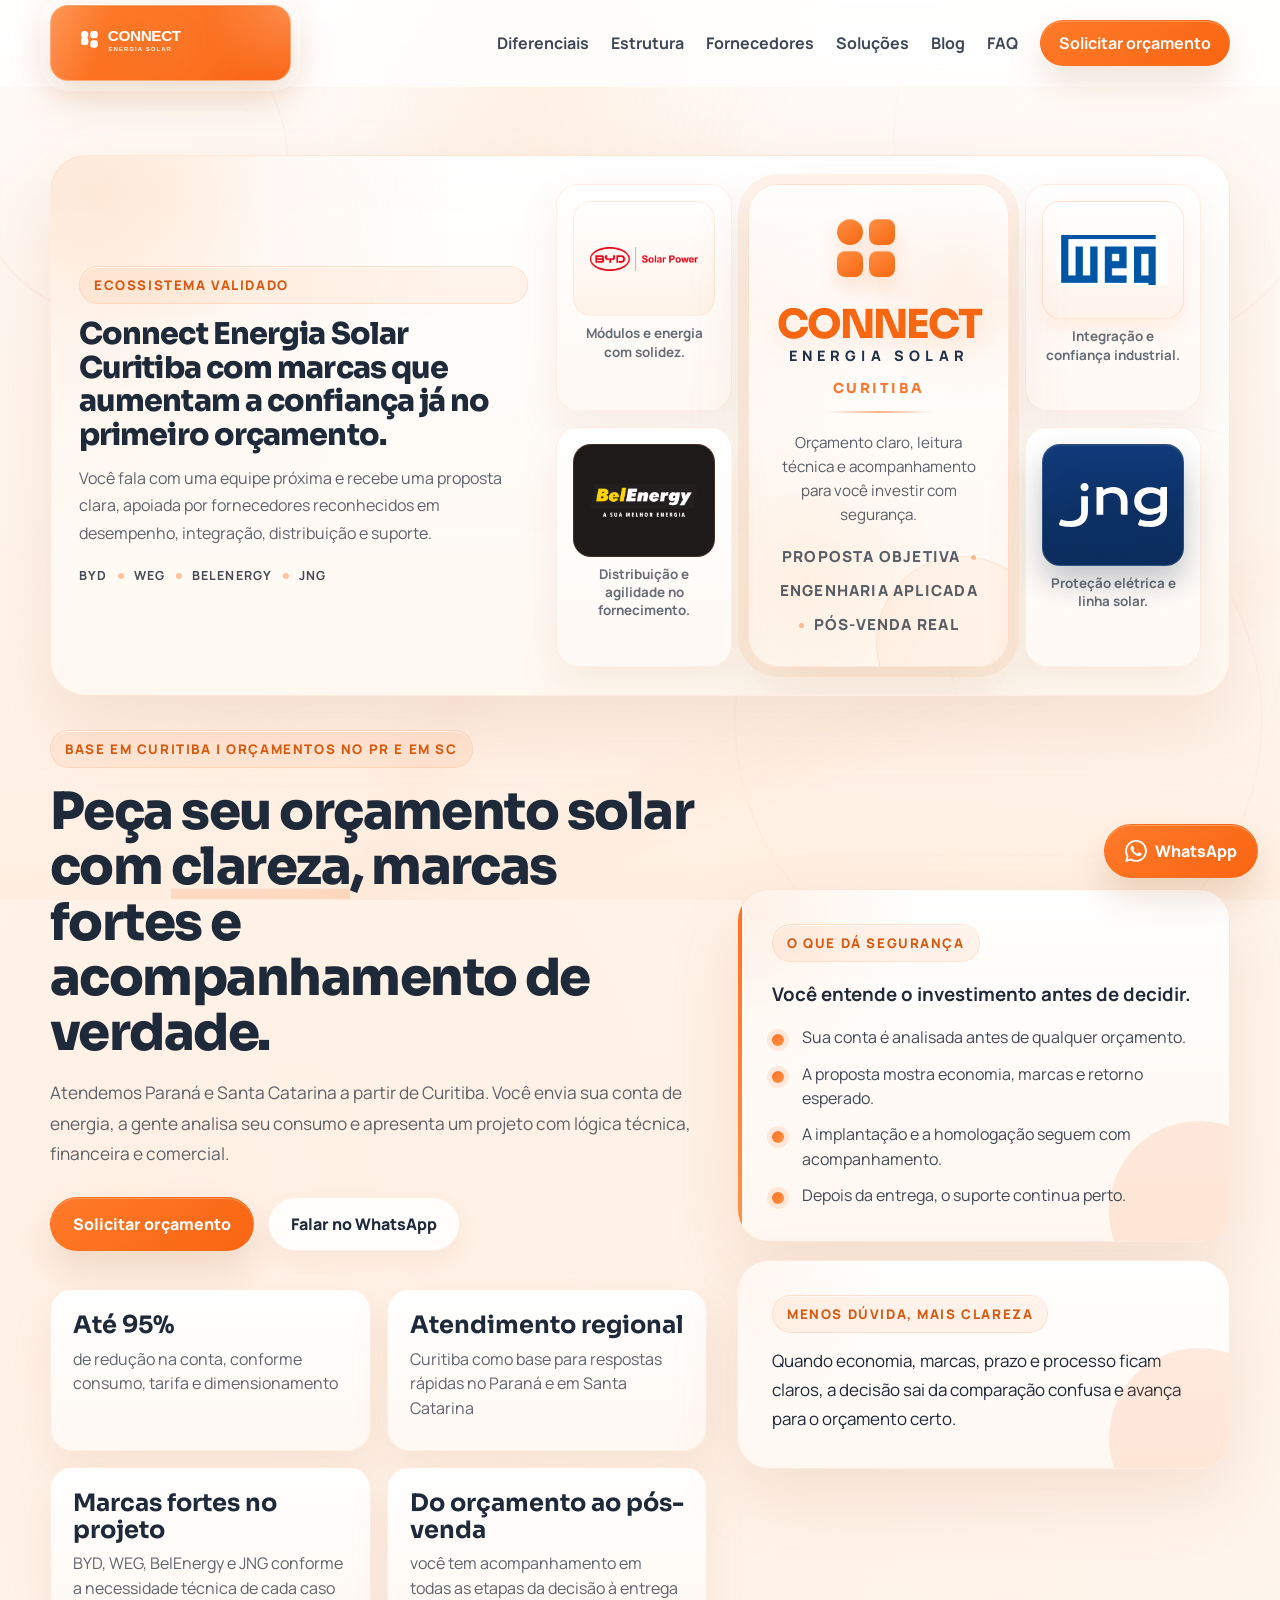
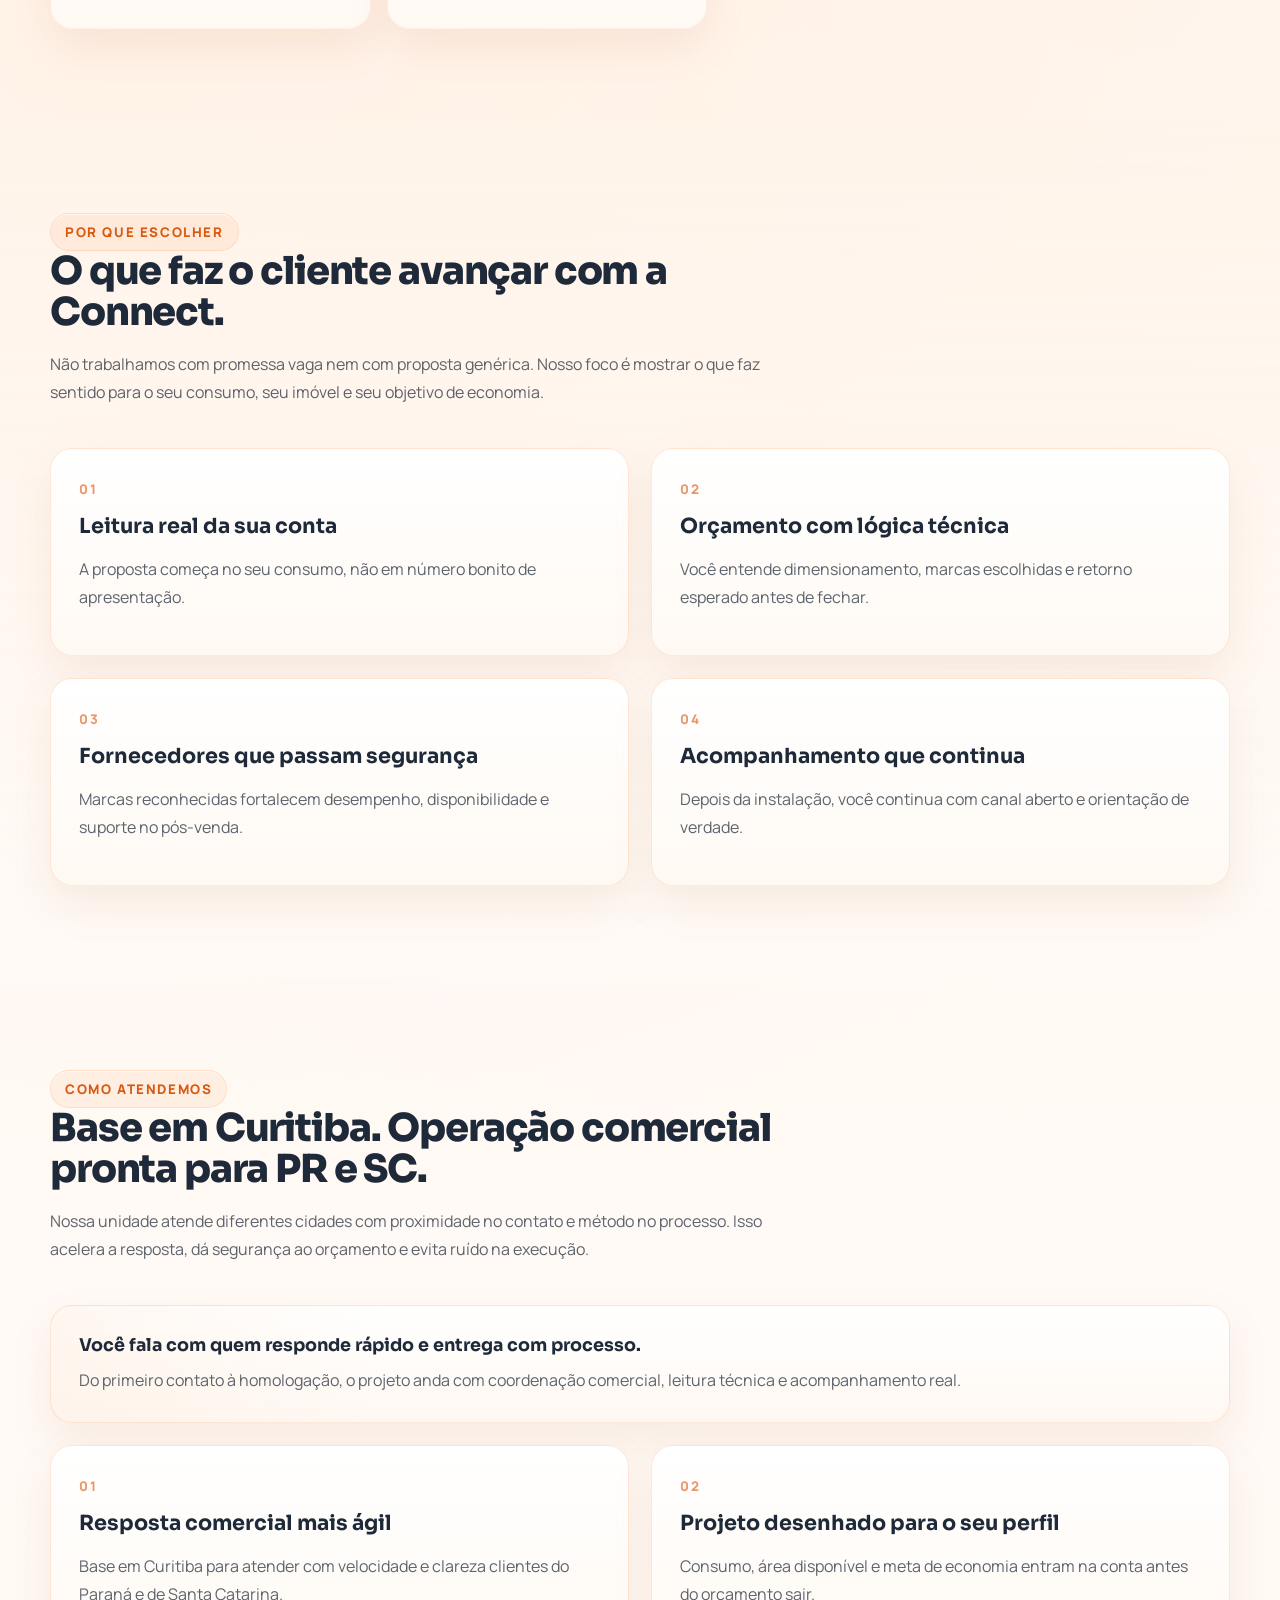
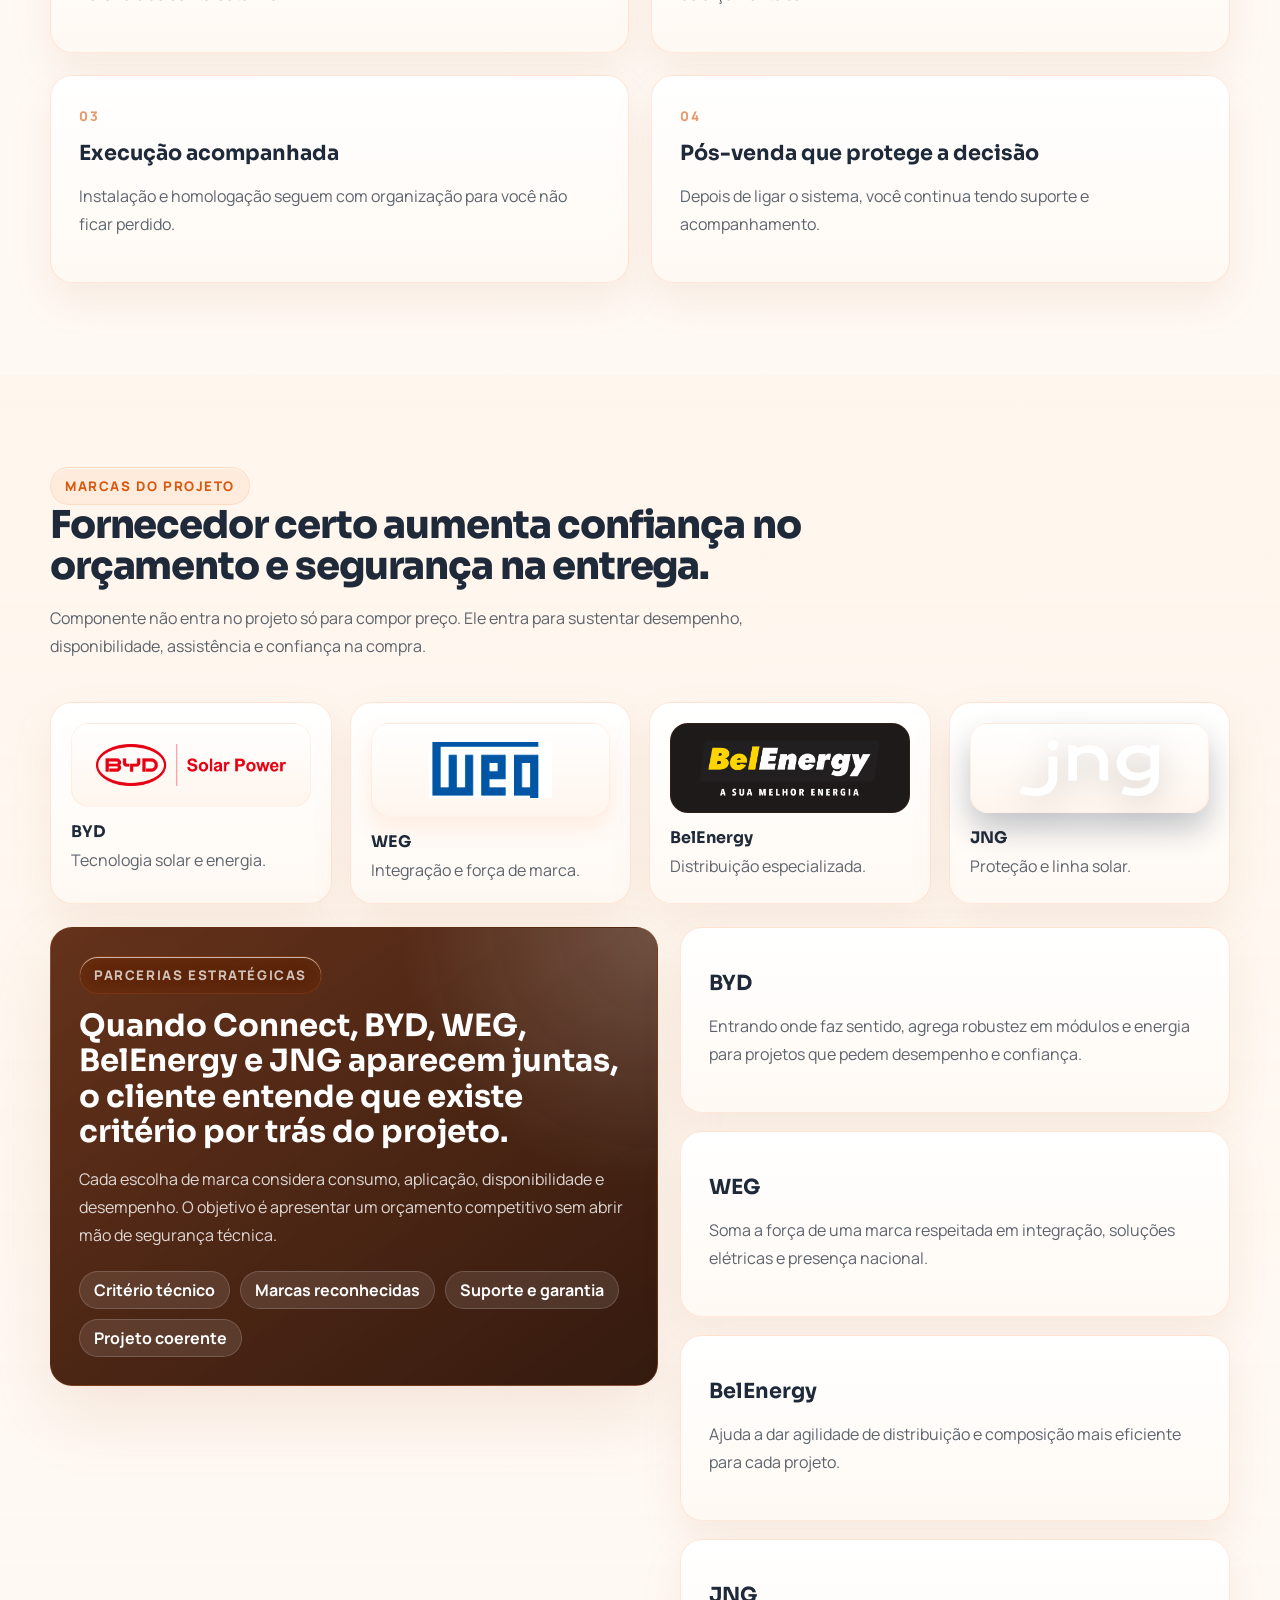
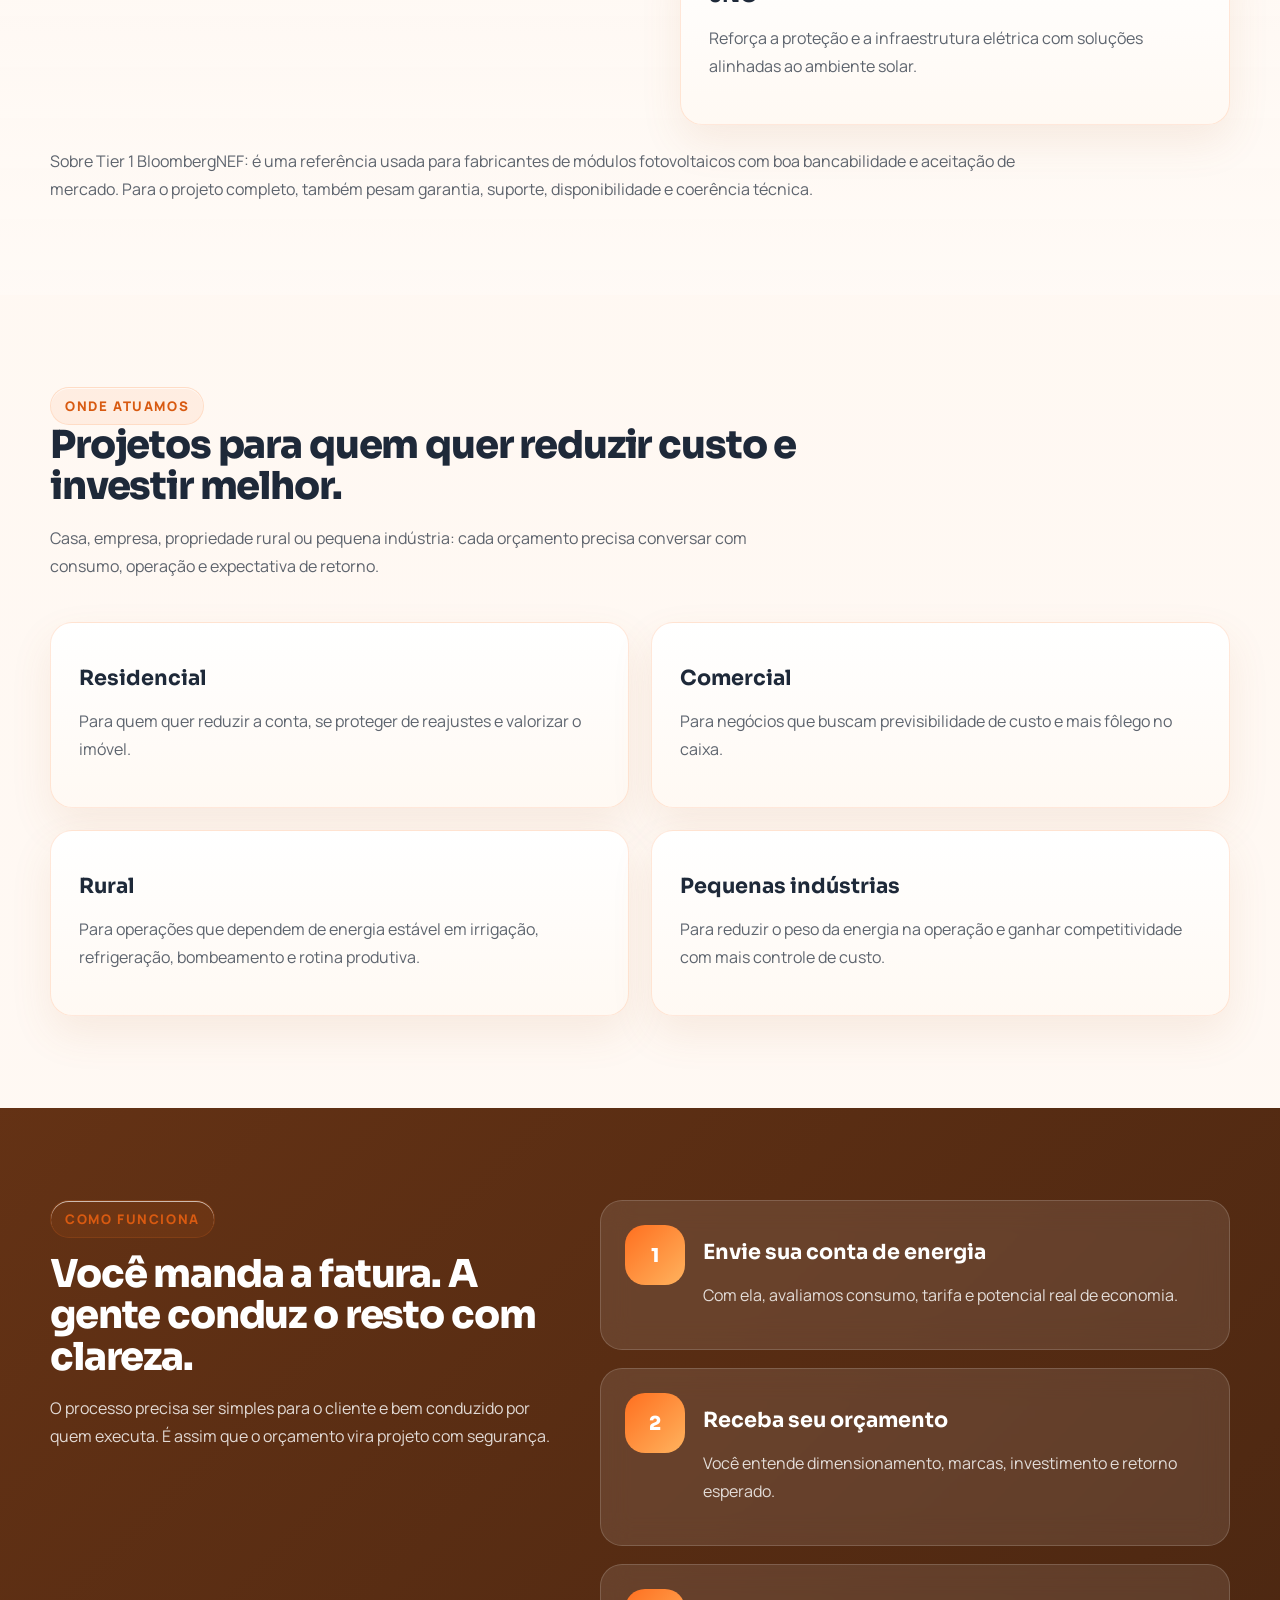
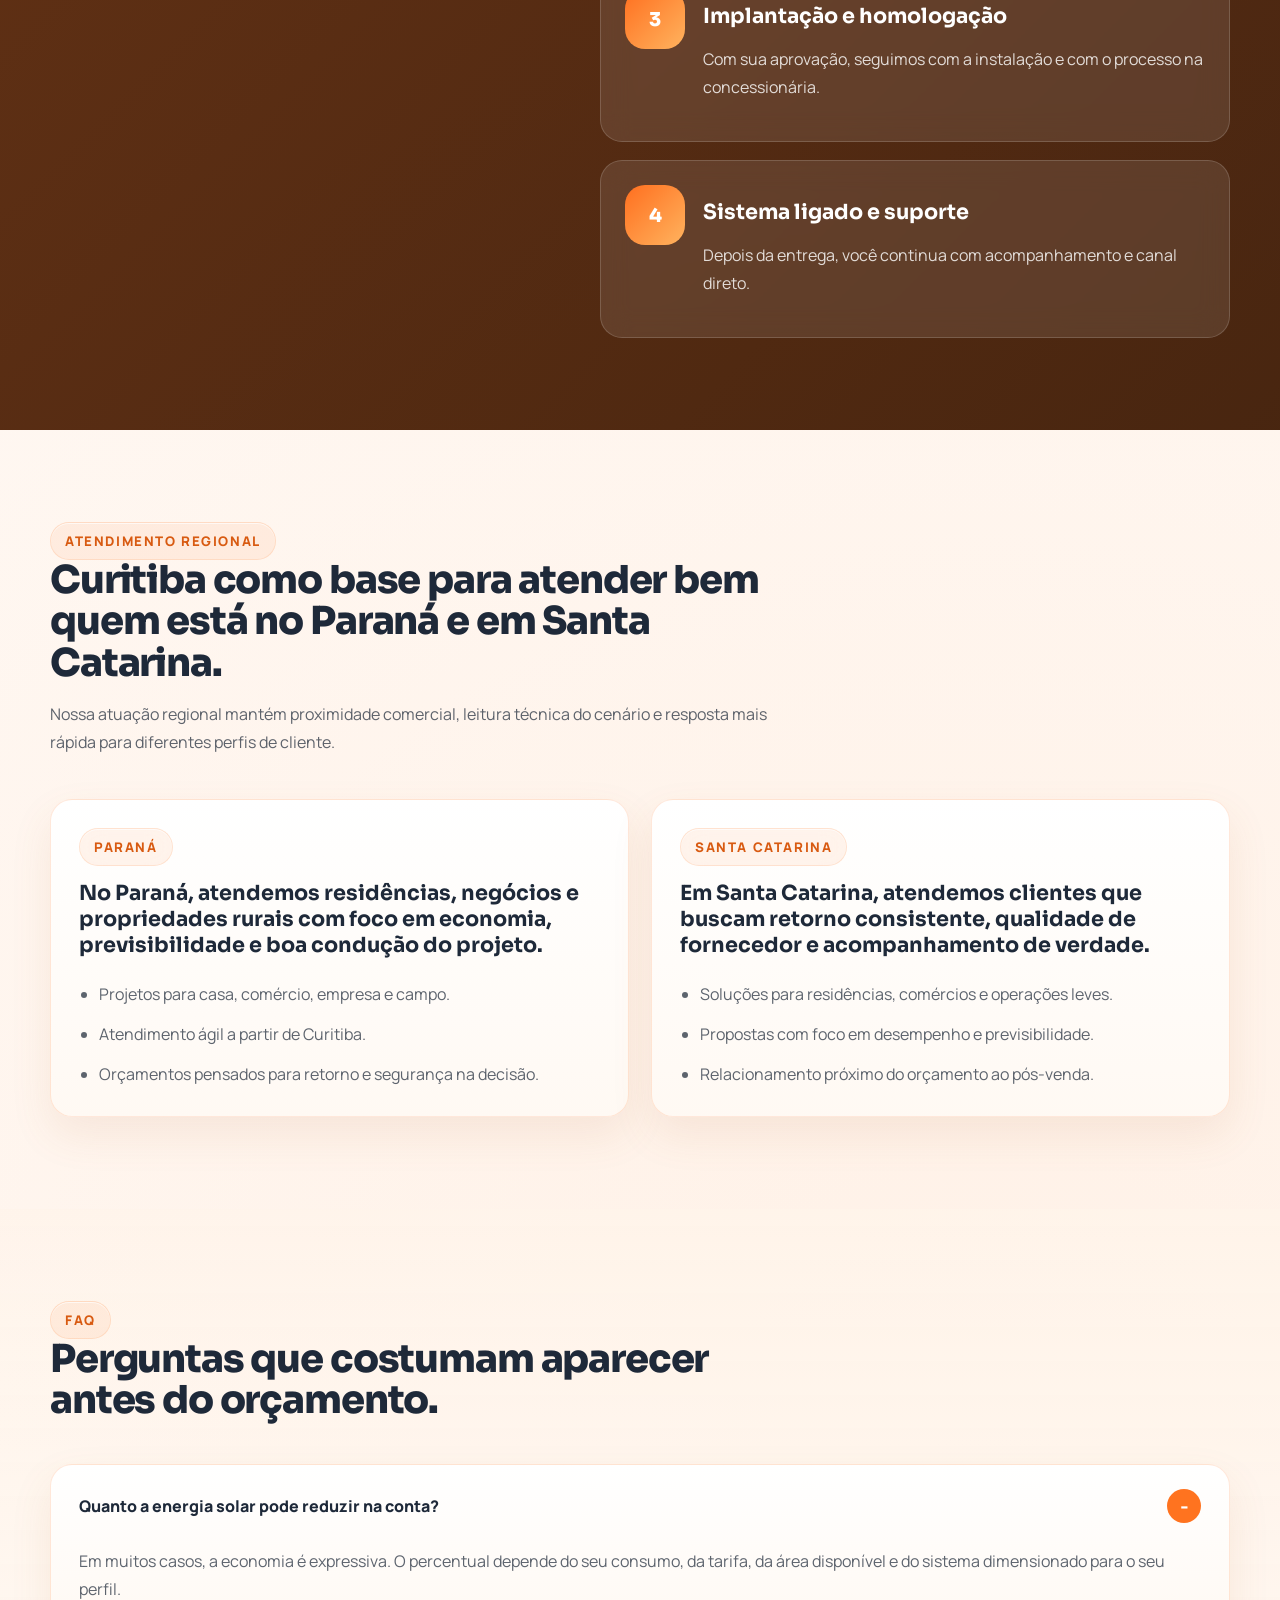
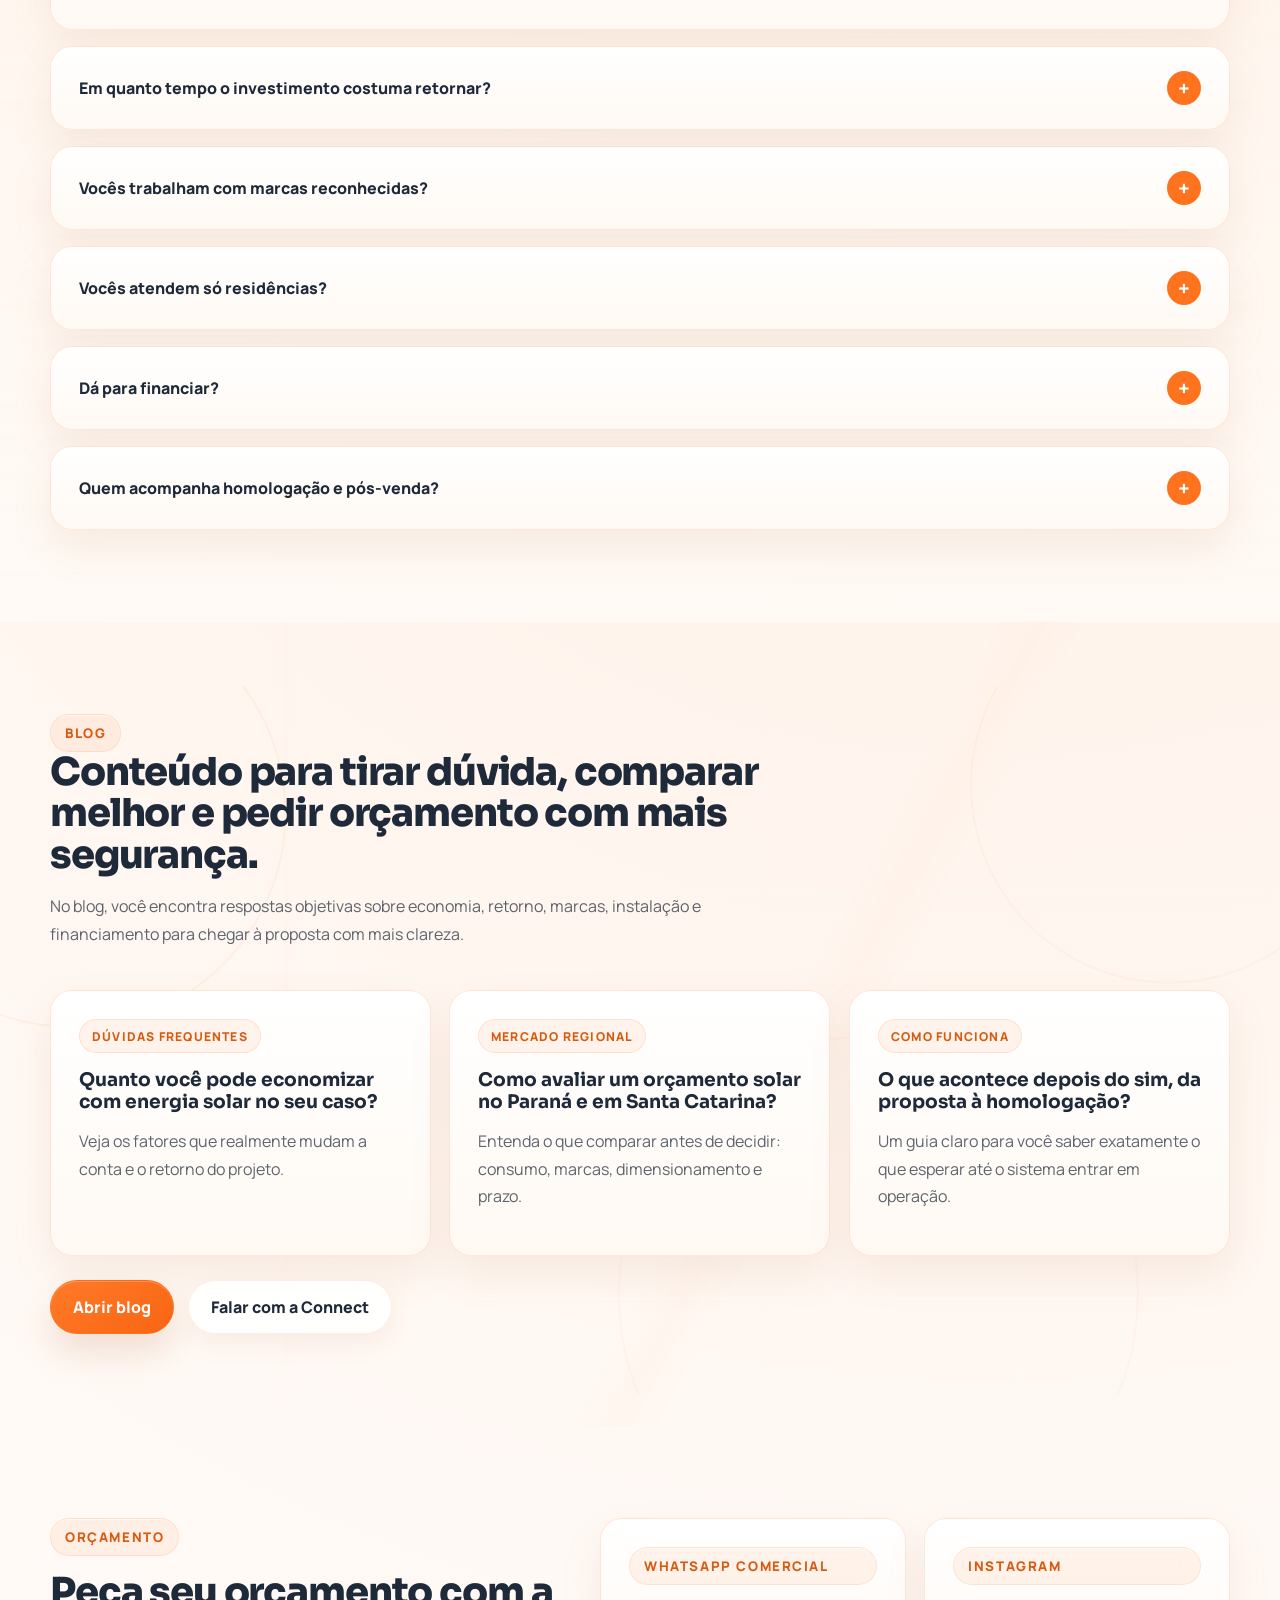
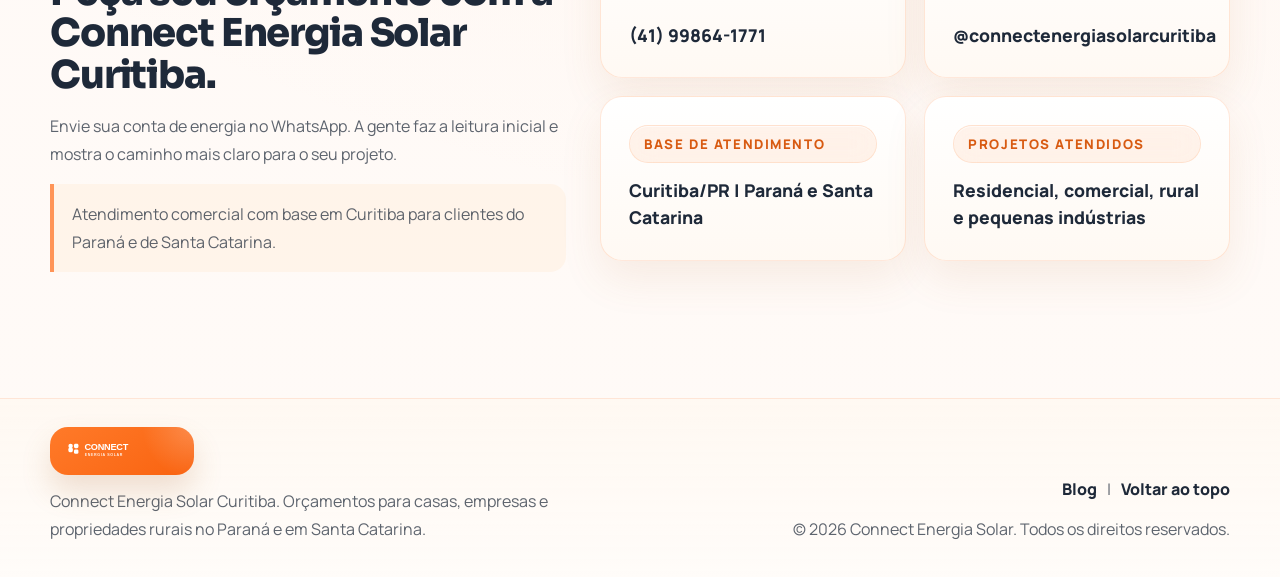
<file: dist-connect/index.html>
<!DOCTYPE html>
<html lang="pt-BR">
  <head>
    <meta charset="UTF-8" />
    <meta name="viewport" content="width=device-width, initial-scale=1.0" />
    <title>Connect Energia Solar Curitiba | Orçamento de energia solar no Paraná e em Santa Catarina</title>
    <meta
      name="description"
      content="Peça seu orçamento de energia solar com a Connect Energia Solar Curitiba. Atendimento no Paraná e em Santa Catarina para casas, empresas e propriedades rurais, com marcas reconhecidas e acompanhamento de verdade."
    />
    <link rel="preconnect" href="https://fonts.googleapis.com" />
    <link rel="preconnect" href="https://fonts.gstatic.com" crossorigin />
    <link
      href="https://fonts.googleapis.com/css2?family=Manrope:wght@400;500;600;700;800&family=Sora:wght@600;700;800&display=swap"
      rel="stylesheet"
    />
    <link rel="icon" href="logo-connect-solar.svg?v=20260414b" />
    <meta name="theme-color" content="#ff6f1f" />

    <!-- Open Graph / redes sociais -->
    <meta property="og:type" content="website" />
    <meta property="og:title" content="Connect Energia Solar Curitiba | Orçamento de energia solar no Paraná e em Santa Catarina" />
    <meta property="og:description" content="Peça seu orçamento de energia solar com a Connect Energia Solar Curitiba. Atendimento no Paraná e em Santa Catarina para casas, empresas e propriedades rurais, com marcas reconhecidas e acompanhamento de verdade." />
    <meta name="twitter:card" content="summary_large_image" />
    <meta name="twitter:title" content="Connect Energia Solar Curitiba | Orçamento de energia solar no Paraná e em Santa Catarina" />
    <meta name="twitter:description" content="Peça seu orçamento de energia solar com a Connect Energia Solar Curitiba. Atendimento no Paraná e em Santa Catarina para casas, empresas e propriedades rurais, com marcas reconhecidas e acompanhamento de verdade." />

    <!-- Dados estruturados — SEO local -->
    <script type="application/ld+json">
    {
      "@context": "https://schema.org",
      "@type": "LocalBusiness",
      "name": "Connect Energia Solar Curitiba",
      "description": "Orçamentos e projetos de energia solar para casas, empresas e propriedades rurais no Paraná e em Santa Catarina.",
      "telephone": "+5541998641771",
      "address": {
        "@type": "PostalAddress",
        "addressLocality": "Curitiba",
        "addressRegion": "PR",
        "addressCountry": "BR"
      },
      "areaServed": ["Paraná", "Santa Catarina"],
      "sameAs": ["https://instagram.com/connectenergiasolarcuritiba"]
    }
    </script>

    <link rel="stylesheet" href="styles.css?v=20260414b" />
      <!-- DEPLOY META START -->
    <link rel="canonical" href="https://connectenergiasolar.mpbg.cloud/" />
    <meta name="robots" content="index,follow,max-image-preview:large,max-snippet:-1,max-video-preview:-1" />
    <meta name="googlebot" content="index,follow,max-image-preview:large,max-snippet:-1,max-video-preview:-1" />
    <meta property="og:url" content="https://connectenergiasolar.mpbg.cloud/" />
    <meta property="og:type" content="website" />
    <meta property="og:title" content="Connect Energia Solar Curitiba | Orçamento de energia solar no Paraná e em Santa Catarina" />
    <meta property="og:description" content="Peça seu orçamento de energia solar com a Connect Energia Solar Curitiba. Atendimento no Paraná e em Santa Catarina para casas, empresas e propriedades rurais, com marcas reconhecidas e acompanhamento de verdade." />
    <meta name="twitter:card" content="summary_large_image" />
    <meta name="twitter:title" content="Connect Energia Solar Curitiba | Orçamento de energia solar no Paraná e em Santa Catarina" />
    <meta name="twitter:description" content="Peça seu orçamento de energia solar com a Connect Energia Solar Curitiba. Atendimento no Paraná e em Santa Catarina para casas, empresas e propriedades rurais, com marcas reconhecidas e acompanhamento de verdade." />
    <meta name="format-detection" content="telephone=no" />
    <link rel="manifest" href="site.webmanifest" />
    <script type="application/ld+json">
{
  "@context": "https://schema.org",
  "@type": "WebSite",
  "name": "Connect Energia Solar Curitiba",
  "description": "Peça seu orçamento de energia solar com a Connect Energia Solar Curitiba. Atendimento no Paraná e em Santa Catarina para casas, empresas e propriedades rurais, com marcas reconhecidas e acompanhamento de verdade.",
  "url": "https://connectenergiasolar.mpbg.cloud/",
  "sameAs": [
    "https://instagram.com/connectenergiasolarcuritiba"
  ]
}
</script>
    <!-- DEPLOY META END -->
  </head>
  <body>
    <div class="page-shell">
      <header class="site-header" id="topo">
        <div class="container header-row">
          <a class="brand" href="#topo" aria-label="Connect Energia Solar">
            <span class="brand-badge">
              <img src="logo-connect-solar.svg?v=20260414b" alt="Connect Energia Solar" />
            </span>
          </a>

          <button
            class="menu-toggle"
            type="button"
            aria-expanded="false"
            aria-controls="site-nav"
            aria-label="Abrir menu"
          >
            <span></span>
            <span></span>
            <span></span>
          </button>

          <nav class="site-nav" id="site-nav" aria-label="Menu principal">
            <a href="#diferenciais">Diferenciais</a>
            <a href="#estrutura">Estrutura</a>
            <a href="#fornecedores">Fornecedores</a>
            <a href="#solucoes">Soluções</a>
            <a href="blog.html">Blog</a>
            <a href="#faq">FAQ</a>
            <a class="button button-primary button-small" href="#contato">
              Solicitar orçamento
            </a>
          </nav>
        </div>
      </header>

      <main>
        <section class="hero section">
          <div class="container">
            <div class="validation-banner reveal reveal-up">
              <div class="validation-intro reveal reveal-left">
                <span class="eyebrow">Ecossistema Validado</span>
                <p class="validation-title">
                  Connect Energia Solar Curitiba com marcas que aumentam a confiança já no primeiro orçamento.
                </p>
                <p class="validation-text">
                  Você fala com uma equipe próxima e recebe uma proposta clara, apoiada por
                  fornecedores reconhecidos em desempenho, integração, distribuição e suporte.
                </p>
                <div class="validation-brandline" aria-label="Marcas estratégicas">
                  <strong>BYD</strong>
                  <span aria-hidden="true"></span>
                  <strong>WEG</strong>
                  <span aria-hidden="true"></span>
                  <strong>BelEnergy</strong>
                  <span aria-hidden="true"></span>
                  <strong>JNG</strong>
                </div>
              </div>

              <div
                class="validation-matrix reveal reveal-right"
                aria-label="Parceria entre Connect Energia Solar e fornecedores estratégicos"
              >
                <figure class="validation-node validation-node-byd">
                  <div class="validation-node-media">
                    <img src="assets/logos/byd-solar.jpg" alt="BYD Solar" />
                  </div>
                  <figcaption>Módulos e energia com solidez.</figcaption>
                </figure>

                <figure class="validation-node validation-node-weg">
                  <div class="validation-node-media validation-node-media-weg">
                    <img src="assets/logos/weg-logo.png" alt="WEG" />
                  </div>
                  <figcaption>Integração e confiança industrial.</figcaption>
                </figure>

                <div class="validation-core">
                  <div class="validation-core-lockup" aria-label="Connect Energia Solar Curitiba">
                    <span class="validation-core-symbol" aria-hidden="true">
                      <i class="validation-core-shape validation-core-shape-circle"></i>
                      <i class="validation-core-shape validation-core-shape-left"></i>
                      <i class="validation-core-shape validation-core-shape-top"></i>
                      <i class="validation-core-shape validation-core-shape-bottom"></i>
                    </span>
                    <span class="validation-core-wordmark">
                      <strong>CONNECT</strong>
                      <small>ENERGIA SOLAR</small>
                    </span>
                    <span class="validation-core-city">Curitiba</span>
                  </div>
                  <p>
                    Orçamento claro, leitura técnica e acompanhamento para você investir com segurança.
                  </p>
                  <p class="validation-core-foot" aria-label="Pontos fortes da Connect Curitiba">
                    Proposta objetiva
                    <span aria-hidden="true"></span>
                    Engenharia aplicada
                    <span aria-hidden="true"></span>
                    Pós-venda real
                  </p>
                </div>

                <figure class="validation-node validation-node-bel">
                  <div class="validation-node-media">
                    <img src="assets/logos/belenergy.png" alt="BelEnergy" />
                  </div>
                  <figcaption>Distribuição e agilidade no fornecimento.</figcaption>
                </figure>

                <figure class="validation-node validation-node-jng">
                  <div class="validation-node-media validation-node-media-jng">
                    <img src="assets/logos/jng-logo.svg" alt="JNG" />
                  </div>
                  <figcaption>Proteção elétrica e linha solar.</figcaption>
                </figure>
              </div>
            </div>

            <div class="hero-grid">
              <div class="hero-copy reveal reveal-left">
              <span class="eyebrow">Base em Curitiba | Orçamentos no PR e em SC</span>
              <h1>Peça seu orçamento solar com <span class="hero-accent">clareza</span>, marcas fortes e acompanhamento de verdade.</h1>
              <p class="hero-text">
                Atendemos Paraná e Santa Catarina a partir de Curitiba. Você envia sua conta de
                energia, a gente analisa seu consumo e apresenta um projeto com lógica técnica,
                financeira e comercial.
              </p>

              <div class="hero-actions">
                <a class="button button-primary" href="#contato">Solicitar orçamento</a>
                <a class="button button-secondary" href="https://wa.me/5541998641771" target="_blank" rel="noreferrer">Falar no WhatsApp</a>
              </div>

              <ul class="metric-strip" aria-label="Pontos de destaque">
                <li>
                  <strong>Até 95%</strong>
                  <span>de redução na conta, conforme consumo, tarifa e dimensionamento</span>
                </li>
                <li>
                  <strong>Atendimento regional</strong>
                  <span>Curitiba como base para respostas rápidas no Paraná e em Santa Catarina</span>
                </li>
                <li>
                  <strong>Marcas fortes no projeto</strong>
                  <span>BYD, WEG, BelEnergy e JNG conforme a necessidade técnica de cada caso</span>
                </li>
                <li>
                  <strong>Do orçamento ao pós-venda</strong>
                  <span>você tem acompanhamento em todas as etapas da decisão à entrega</span>
                </li>
              </ul>
              </div>

              <div class="hero-panel reveal reveal-right">
              <div class="panel-card panel-card-primary">
                <span class="panel-label">O que dá segurança</span>
                <h3>Você entende o investimento antes de decidir.</h3>
                <ul class="check-list">
                  <li>Sua conta é analisada antes de qualquer orçamento.</li>
                  <li>A proposta mostra economia, marcas e retorno esperado.</li>
                  <li>A implantação e a homologação seguem com acompanhamento.</li>
                  <li>Depois da entrega, o suporte continua perto.</li>
                </ul>
              </div>

              <div class="panel-card panel-card-accent">
                <span class="mini-kicker">Menos dúvida, mais clareza</span>
                <p>
                  Quando economia, marcas, prazo e processo ficam claros, a decisão sai da comparação
                  confusa e avança para o orçamento certo.
                </p>
              </div>
              </div>
            </div>
          </div>
        </section>

        <section class="section section-soft" id="diferenciais">
          <div class="container">
            <div class="section-heading reveal">
              <span class="eyebrow">Por que escolher</span>
              <h2>O que faz o cliente avançar com a Connect.</h2>
              <p>
                Não trabalhamos com promessa vaga nem com proposta genérica. Nosso foco é mostrar
                o que faz sentido para o seu consumo, seu imóvel e seu objetivo de economia.
              </p>
            </div>

            <div class="feature-grid">
              <article class="feature-card reveal">
                <span class="feature-number">01</span>
                <h3>Leitura real da sua conta</h3>
                <p>
                  A proposta começa no seu consumo, não em número bonito de apresentação.
                </p>
              </article>

              <article class="feature-card reveal">
                <span class="feature-number">02</span>
                <h3>Orçamento com lógica técnica</h3>
                <p>
                  Você entende dimensionamento, marcas escolhidas e retorno esperado antes de fechar.
                </p>
              </article>

              <article class="feature-card reveal">
                <span class="feature-number">03</span>
                <h3>Fornecedores que passam segurança</h3>
                <p>
                  Marcas reconhecidas fortalecem desempenho, disponibilidade e suporte no pós-venda.
                </p>
              </article>

              <article class="feature-card reveal">
                <span class="feature-number">04</span>
                <h3>Acompanhamento que continua</h3>
                <p>
                  Depois da instalação, você continua com canal aberto e orientação de verdade.
                </p>
              </article>
            </div>
          </div>
        </section>

        <section class="section" id="estrutura">
          <div class="container">
            <div class="section-heading reveal">
              <span class="eyebrow">Como atendemos</span>
              <h2>Base em Curitiba. Operação comercial pronta para PR e SC.</h2>
              <p>
                Nossa unidade atende diferentes cidades com proximidade no contato e método no
                processo. Isso acelera a resposta, dá segurança ao orçamento e evita ruído na execução.
              </p>
            </div>

            <div class="trust-bridge reveal">
              <strong>Você fala com quem responde rápido e entrega com processo.</strong>
              <span>
                Do primeiro contato à homologação, o projeto anda com coordenação comercial,
                leitura técnica e acompanhamento real.
              </span>
            </div>

            <div class="feature-grid">
              <article class="feature-card reveal">
                <span class="feature-number">01</span>
                <h3>Resposta comercial mais ágil</h3>
                <p>
                  Base em Curitiba para atender com velocidade e clareza clientes do Paraná e de Santa Catarina.
                </p>
              </article>

              <article class="feature-card reveal">
                <span class="feature-number">02</span>
                <h3>Projeto desenhado para o seu perfil</h3>
                <p>
                  Consumo, área disponível e meta de economia entram na conta antes do orçamento sair.
                </p>
              </article>

              <article class="feature-card reveal">
                <span class="feature-number">03</span>
                <h3>Execução acompanhada</h3>
                <p>
                  Instalação e homologação seguem com organização para você não ficar perdido.
                </p>
              </article>

              <article class="feature-card reveal">
                <span class="feature-number">04</span>
                <h3>Pós-venda que protege a decisão</h3>
                <p>
                  Depois de ligar o sistema, você continua tendo suporte e acompanhamento.
                </p>
              </article>
            </div>
          </div>
        </section>

        <section class="section section-soft" id="fornecedores">
          <div class="container">
            <div class="section-heading reveal">
              <span class="eyebrow">Marcas do projeto</span>
              <h2>Fornecedor certo aumenta confiança no orçamento e segurança na entrega.</h2>
              <p>
                Componente não entra no projeto só para compor preço. Ele entra para sustentar
                desempenho, disponibilidade, assistência e confiança na compra.
              </p>
            </div>

            <div class="brand-wall reveal" aria-label="Marcas parceiras">
              <figure class="brand-logo-card">
                <div class="brand-logo-frame">
                  <img src="assets/logos/byd-solar.jpg" alt="BYD Solar" loading="lazy" />
                </div>
                <figcaption>
                  <strong>BYD</strong>
                  <span>Tecnologia solar e energia.</span>
                </figcaption>
              </figure>
              <figure class="brand-logo-card brand-logo-card-weg">
                <div class="brand-logo-frame brand-logo-frame-weg">
                  <img src="assets/logos/weg-logo.png" alt="WEG" loading="lazy" />
                </div>
                <figcaption>
                  <strong>WEG</strong>
                  <span>Integração e força de marca.</span>
                </figcaption>
              </figure>
              <figure class="brand-logo-card">
                <div class="brand-logo-frame brand-logo-frame-dark">
                  <img src="assets/logos/belenergy.png" alt="BelEnergy" loading="lazy" />
                </div>
                <figcaption>
                  <strong>BelEnergy</strong>
                  <span>Distribuição especializada.</span>
                </figcaption>
              </figure>
              <figure class="brand-logo-card brand-logo-card-jng">
                <div class="brand-logo-frame brand-logo-frame-jng">
                  <img src="assets/logos/jng-logo.svg" alt="JNG" loading="lazy" />
                </div>
                <figcaption>
                  <strong>JNG</strong>
                  <span>Proteção e linha solar.</span>
                </figcaption>
              </figure>
            </div>

            <div class="supplier-grid">
              <article class="supplier-lead reveal">
                <span class="supplier-kicker">Parcerias Estratégicas</span>
                <h3>Quando Connect, BYD, WEG, BelEnergy e JNG aparecem juntas, o cliente entende que existe critério por trás do projeto.</h3>
                <p>
                  Cada escolha de marca considera consumo, aplicação, disponibilidade e desempenho.
                  O objetivo é apresentar um orçamento competitivo sem abrir mão de segurança técnica.
                </p>
                <div class="supplier-pills">
                  <span>Critério técnico</span>
                  <span>Marcas reconhecidas</span>
                  <span>Suporte e garantia</span>
                  <span>Projeto coerente</span>
                </div>
              </article>

              <div class="supplier-stack">
                <article class="supplier-card reveal">
                  <h3>BYD</h3>
                  <p>
                    Entrando onde faz sentido, agrega robustez em módulos e energia para projetos que pedem desempenho e confiança.
                  </p>
                </article>

                <article class="supplier-card reveal">
                  <h3>WEG</h3>
                  <p>
                    Soma a força de uma marca respeitada em integração, soluções elétricas e presença nacional.
                  </p>
                </article>

                <article class="supplier-card reveal">
                  <h3>BelEnergy</h3>
                  <p>
                    Ajuda a dar agilidade de distribuição e composição mais eficiente para cada projeto.
                  </p>
                </article>

                <article class="supplier-card reveal">
                  <h3>JNG</h3>
                  <p>
                    Reforça a proteção e a infraestrutura elétrica com soluções alinhadas ao ambiente solar.
                  </p>
                </article>
              </div>
            </div>

            <p class="supplier-note reveal">
              Sobre Tier 1 BloombergNEF: é uma referência usada para fabricantes de módulos
              fotovoltaicos com boa bancabilidade e aceitação de mercado. Para o projeto completo,
              também pesam garantia, suporte, disponibilidade e coerência técnica.
            </p>
          </div>
        </section>

        <section class="section" id="solucoes">
          <div class="container">
            <div class="section-heading reveal">
              <span class="eyebrow">Onde atuamos</span>
              <h2>Projetos para quem quer reduzir custo e investir melhor.</h2>
              <p>
                Casa, empresa, propriedade rural ou pequena indústria: cada orçamento precisa
                conversar com consumo, operação e expectativa de retorno.
              </p>
            </div>

            <div class="solution-grid">
              <article class="solution-card reveal">
                <h3>Residencial</h3>
                <p>
                  Para quem quer reduzir a conta, se proteger de reajustes e valorizar o imóvel.
                </p>
              </article>

              <article class="solution-card reveal">
                <h3>Comercial</h3>
                <p>
                  Para negócios que buscam previsibilidade de custo e mais fôlego no caixa.
                </p>
              </article>

              <article class="solution-card reveal">
                <h3>Rural</h3>
                <p>
                  Para operações que dependem de energia estável em irrigação, refrigeração, bombeamento e rotina produtiva.
                </p>
              </article>

              <article class="solution-card reveal">
                <h3>Pequenas indústrias</h3>
                <p>
                  Para reduzir o peso da energia na operação e ganhar competitividade com mais controle de custo.
                </p>
              </article>
            </div>
          </div>
        </section>

        <section class="section section-band" id="processo">
          <div class="container process-grid">
            <div class="process-copy reveal">
              <span class="eyebrow">Como funciona</span>
              <h2>Você manda a fatura. A gente conduz o resto com clareza.</h2>
              <p>
                O processo precisa ser simples para o cliente e bem conduzido por quem executa.
                É assim que o orçamento vira projeto com segurança.
              </p>
            </div>

            <div class="timeline">
              <article class="timeline-item reveal">
                <span>1</span>
                <div>
                  <h3>Envie sua conta de energia</h3>
                  <p>Com ela, avaliamos consumo, tarifa e potencial real de economia.</p>
                </div>
              </article>

              <article class="timeline-item reveal">
                <span>2</span>
                <div>
                  <h3>Receba seu orçamento</h3>
                  <p>Você entende dimensionamento, marcas, investimento e retorno esperado.</p>
                </div>
              </article>

              <article class="timeline-item reveal">
                <span>3</span>
                <div>
                  <h3>Implantação e homologação</h3>
                  <p>Com sua aprovação, seguimos com a instalação e com o processo na concessionária.</p>
                </div>
              </article>

              <article class="timeline-item reveal">
                <span>4</span>
                <div>
                  <h3>Sistema ligado e suporte</h3>
                  <p>Depois da entrega, você continua com acompanhamento e canal direto.</p>
                </div>
              </article>
            </div>
          </div>
        </section>

        <section class="section" id="atuacao">
          <div class="container">
            <div class="section-heading reveal">
              <span class="eyebrow">Atendimento regional</span>
              <h2>Curitiba como base para atender bem quem está no Paraná e em Santa Catarina.</h2>
              <p>
                Nossa atuação regional mantém proximidade comercial, leitura técnica do cenário e
                resposta mais rápida para diferentes perfis de cliente.
              </p>
            </div>

            <div class="region-grid">
              <article class="region-card reveal">
                <span class="region-tag">Paraná</span>
                <h3>No Paraná, atendemos residências, negócios e propriedades rurais com foco em economia, previsibilidade e boa condução do projeto.</h3>
                <ul>
                  <li>Projetos para casa, comércio, empresa e campo.</li>
                  <li>Atendimento ágil a partir de Curitiba.</li>
                  <li>Orçamentos pensados para retorno e segurança na decisão.</li>
                </ul>
              </article>

              <article class="region-card reveal">
                <span class="region-tag">Santa Catarina</span>
                <h3>Em Santa Catarina, atendemos clientes que buscam retorno consistente, qualidade de fornecedor e acompanhamento de verdade.</h3>
                <ul>
                  <li>Soluções para residências, comércios e operações leves.</li>
                  <li>Propostas com foco em desempenho e previsibilidade.</li>
                  <li>Relacionamento próximo do orçamento ao pós-venda.</li>
                </ul>
              </article>
            </div>
          </div>
        </section>

        <section class="section section-soft" id="faq">
          <div class="container">
            <div class="section-heading reveal">
              <span class="eyebrow">FAQ</span>
              <h2>Perguntas que costumam aparecer antes do orçamento.</h2>
            </div>

            <div class="faq-list">
              <details class="faq-item reveal" open>
                <summary>Quanto a energia solar pode reduzir na conta?</summary>
                <p>
                  Em muitos casos, a economia é expressiva. O percentual depende do seu consumo,
                  da tarifa, da área disponível e do sistema dimensionado para o seu perfil.
                </p>
              </details>

              <details class="faq-item reveal">
                <summary>Em quanto tempo o investimento costuma retornar?</summary>
                <p>
                  Em muitos projetos, o retorno acontece entre 3 e 5 anos, mas isso varia conforme
                  consumo, investimento, tarifa e configuração do sistema.
                </p>
              </details>

              <details class="faq-item reveal">
                <summary>Vocês trabalham com marcas reconhecidas?</summary>
                <p>
                  Sim. Trabalhamos com marcas como BYD, WEG, BelEnergy e JNG, definidas conforme
                  a necessidade técnica do projeto. Quando falamos em Tier 1 BloombergNEF, estamos
                  falando de uma referência de mercado para fabricantes de módulos fotovoltaicos.
                </p>
              </details>

              <details class="faq-item reveal">
                <summary>Vocês atendem só residências?</summary>
                <p>
                  Não. Atendemos casas, empresas, pequenas indústrias e propriedades rurais.
                </p>
              </details>

              <details class="faq-item reveal">
                <summary>Dá para financiar?</summary>
                <p>
                  Sim. Existem linhas de financiamento no mercado, e a melhor opção depende do
                  perfil do cliente e do tamanho do projeto.
                </p>
              </details>

              <details class="faq-item reveal">
                <summary>Quem acompanha homologação e pós-venda?</summary>
                <p>
                  A equipe conduz essas etapas com você. A ideia é simples: você não fica sozinho
                  depois do sim.
                </p>
              </details>
            </div>
          </div>
        </section>

        <section class="section" id="blog-preview">
          <div class="container">
            <div class="section-heading reveal">
              <span class="eyebrow">Blog</span>
              <h2>Conteúdo para tirar dúvida, comparar melhor e pedir orçamento com mais segurança.</h2>
              <p>
                No blog, você encontra respostas objetivas sobre economia, retorno, marcas,
                instalação e financiamento para chegar à proposta com mais clareza.
              </p>
            </div>

            <div class="blog-preview-grid">
              <article class="blog-preview-card reveal">
                <span class="blog-preview-tag">Dúvidas frequentes</span>
                <h3>Quanto você pode economizar com energia solar no seu caso?</h3>
                <p>
                  Veja os fatores que realmente mudam a conta e o retorno do projeto.
                </p>
              </article>

              <article class="blog-preview-card reveal">
                <span class="blog-preview-tag">Mercado regional</span>
                <h3>Como avaliar um orçamento solar no Paraná e em Santa Catarina?</h3>
                <p>
                  Entenda o que comparar antes de decidir: consumo, marcas, dimensionamento e prazo.
                </p>
              </article>

              <article class="blog-preview-card reveal">
                <span class="blog-preview-tag">Como funciona</span>
                <h3>O que acontece depois do sim, da proposta à homologação?</h3>
                <p>
                  Um guia claro para você saber exatamente o que esperar até o sistema entrar em operação.
                </p>
              </article>
            </div>

            <div class="blog-preview-cta reveal">
              <a class="button button-primary" href="blog.html">Abrir blog</a>
              <a class="button button-secondary" href="#contato">Falar com a Connect</a>
            </div>
          </div>
        </section>

        <section class="section contact-section" id="contato">
          <div class="container contact-grid">
            <div class="contact-copy reveal">
              <span class="eyebrow">Orçamento</span>
              <h2>Peça seu orçamento com a Connect Energia Solar Curitiba.</h2>
              <p>
                Envie sua conta de energia no WhatsApp. A gente faz a leitura inicial e mostra o
                caminho mais claro para o seu projeto.
              </p>
              <p class="contact-note">
                Atendimento comercial com base em Curitiba para clientes do Paraná e de Santa Catarina.
              </p>
            </div>

            <div class="contact-panel reveal">
              <article class="contact-card">
                <span class="contact-label">WhatsApp comercial</span>
                <a href="https://wa.me/5541998641771" target="_blank" rel="noreferrer">
                  (41) 99864-1771
                </a>
              </article>

              <article class="contact-card">
                <span class="contact-label">Instagram</span>
                <a href="https://instagram.com/connectenergiasolarcuritiba" target="_blank" rel="noreferrer">
                  @connectenergiasolarcuritiba
                </a>
              </article>

              <article class="contact-card">
                <span class="contact-label">Base de atendimento</span>
                <p>Curitiba/PR | Paraná e Santa Catarina</p>
              </article>

              <article class="contact-card">
                <span class="contact-label">Projetos atendidos</span>
                <p>Residencial, comercial, rural e pequenas indústrias</p>
              </article>
            </div>
          </div>
        </section>
      </main>

      <footer class="site-footer">
        <div class="container footer-row">
          <div>
              <span class="footer-logo-badge">
                <img class="footer-logo" src="logo-connect-solar.svg?v=20260414b" alt="Connect Energia Solar" />
              </span>
              <p>
              Connect Energia Solar Curitiba. Orçamentos para casas, empresas e propriedades rurais no Paraná e em Santa Catarina.
            </p>
          </div>

          <div class="footer-meta">
            <p class="footer-links">
              <a href="blog.html">Blog</a>
              <span>|</span>
              <a href="#topo">Voltar ao topo</a>
            </p>
            <p>&copy; <span id="year"></span> Connect Energia Solar. Todos os direitos reservados.</p>
          </div>
        </div>
      </footer>
    </div>

    <a class="floating-whatsapp" href="https://wa.me/5541998641771" target="_blank" rel="noreferrer" aria-label="Falar com a Connect pelo WhatsApp">
      <svg xmlns="http://www.w3.org/2000/svg" viewBox="0 0 24 24" fill="currentColor" width="22" height="22" aria-hidden="true" focusable="false">
        <path d="M17.472 14.382c-.297-.149-1.758-.867-2.03-.967-.273-.099-.471-.148-.67.15-.197.297-.767.966-.94 1.164-.173.199-.347.223-.644.075-.297-.15-1.255-.463-2.39-1.475-.883-.788-1.48-1.761-1.653-2.059-.173-.297-.018-.458.13-.606.134-.133.298-.347.446-.52.149-.174.198-.298.298-.497.099-.198.05-.371-.025-.52-.075-.149-.669-1.612-.916-2.207-.242-.579-.487-.5-.669-.51-.173-.008-.371-.01-.57-.01-.198 0-.52.074-.792.372-.272.297-1.04 1.016-1.04 2.479 0 1.462 1.065 2.875 1.213 3.074.149.198 2.096 3.2 5.077 4.487.709.306 1.262.489 1.694.625.712.227 1.36.195 1.871.118.571-.085 1.758-.719 2.006-1.413.248-.694.248-1.289.173-1.413-.074-.124-.272-.198-.57-.347m-5.421 7.403h-.004a9.87 9.87 0 01-5.031-1.378l-.361-.214-3.741.982.998-3.648-.235-.374a9.86 9.86 0 01-1.51-5.26c.001-5.45 4.436-9.884 9.888-9.884 2.64 0 5.122 1.03 6.988 2.898a9.825 9.825 0 012.893 6.994c-.003 5.45-4.437 9.884-9.885 9.884m8.413-18.297A11.815 11.815 0 0012.05 0C5.495 0 .16 5.335.157 11.892c0 2.096.547 4.142 1.588 5.945L.057 24l6.305-1.654a11.882 11.882 0 005.683 1.448h.005c6.554 0 11.89-5.335 11.893-11.893a11.821 11.821 0 00-3.48-8.413z"/>
      </svg>
      <span>WhatsApp</span>
    </a>

    <script src="script.js?v=20260414b"></script>
  </body>
</html>
</file>
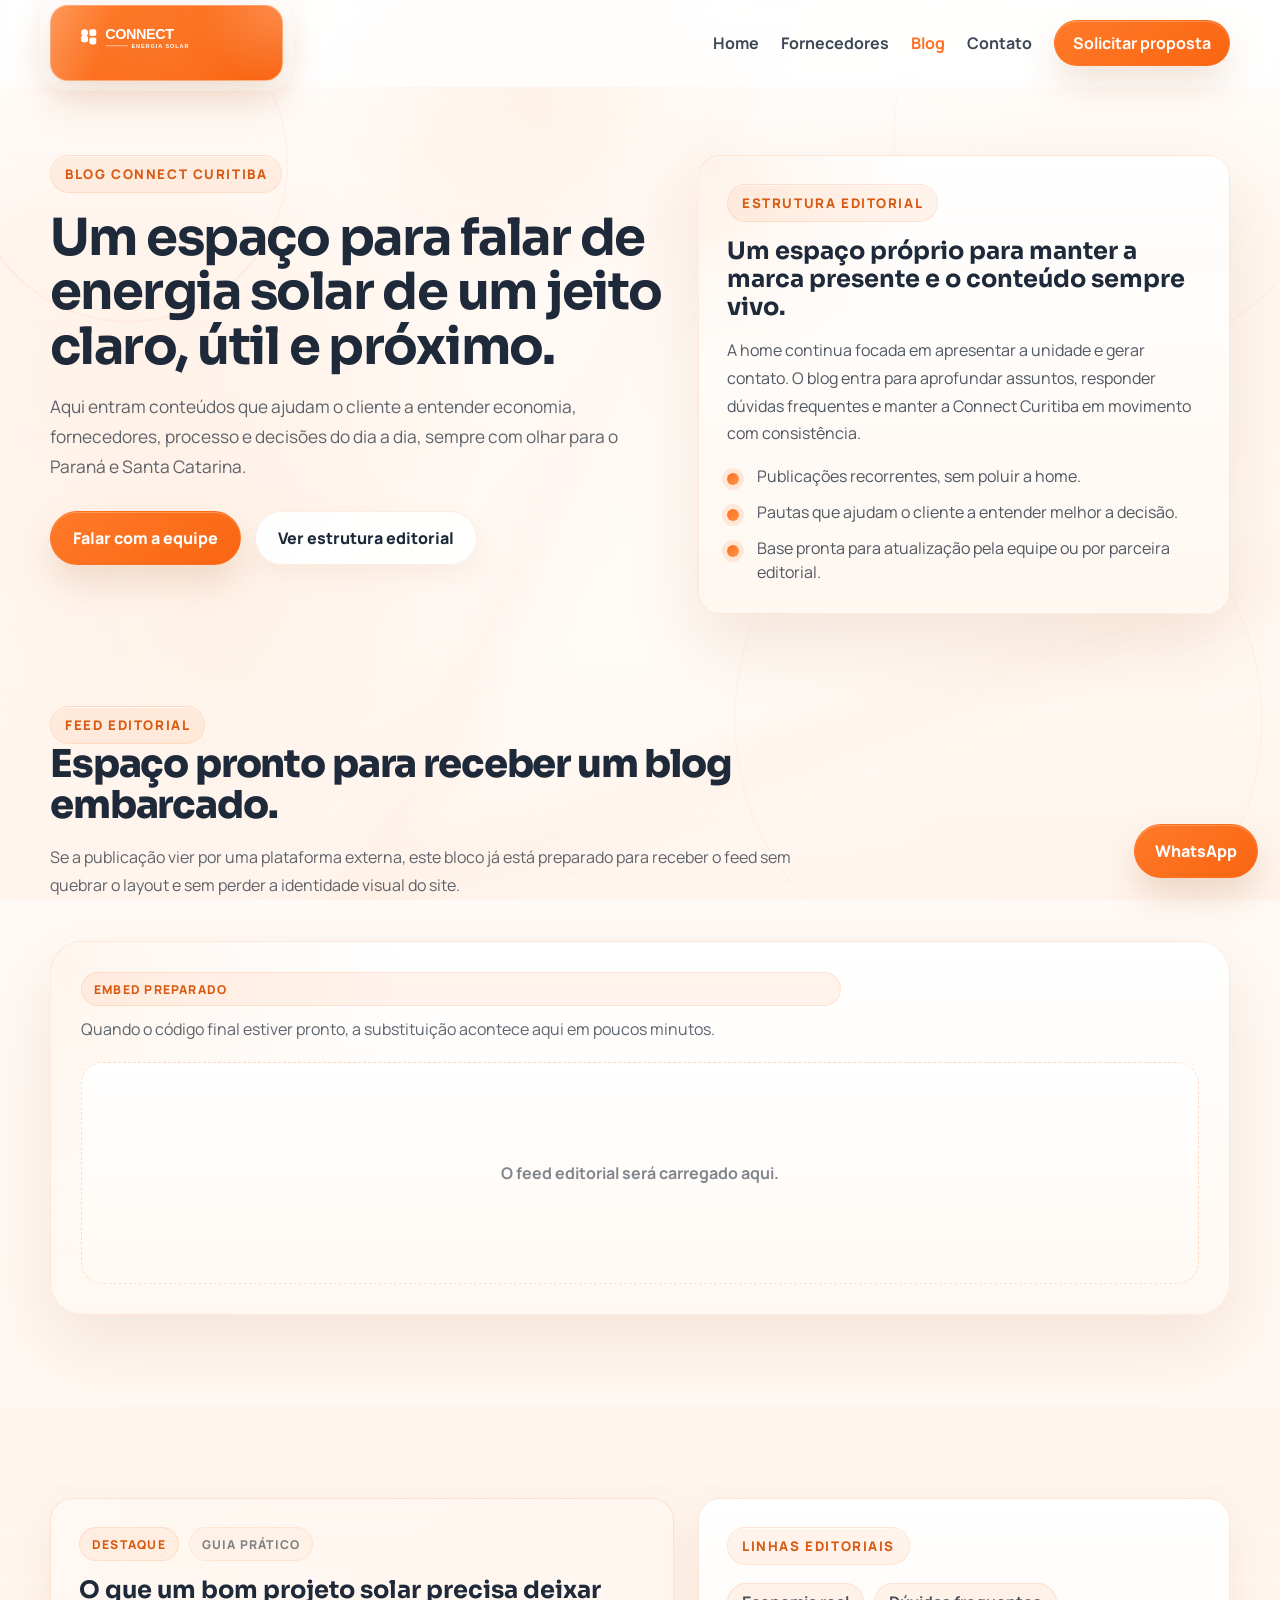
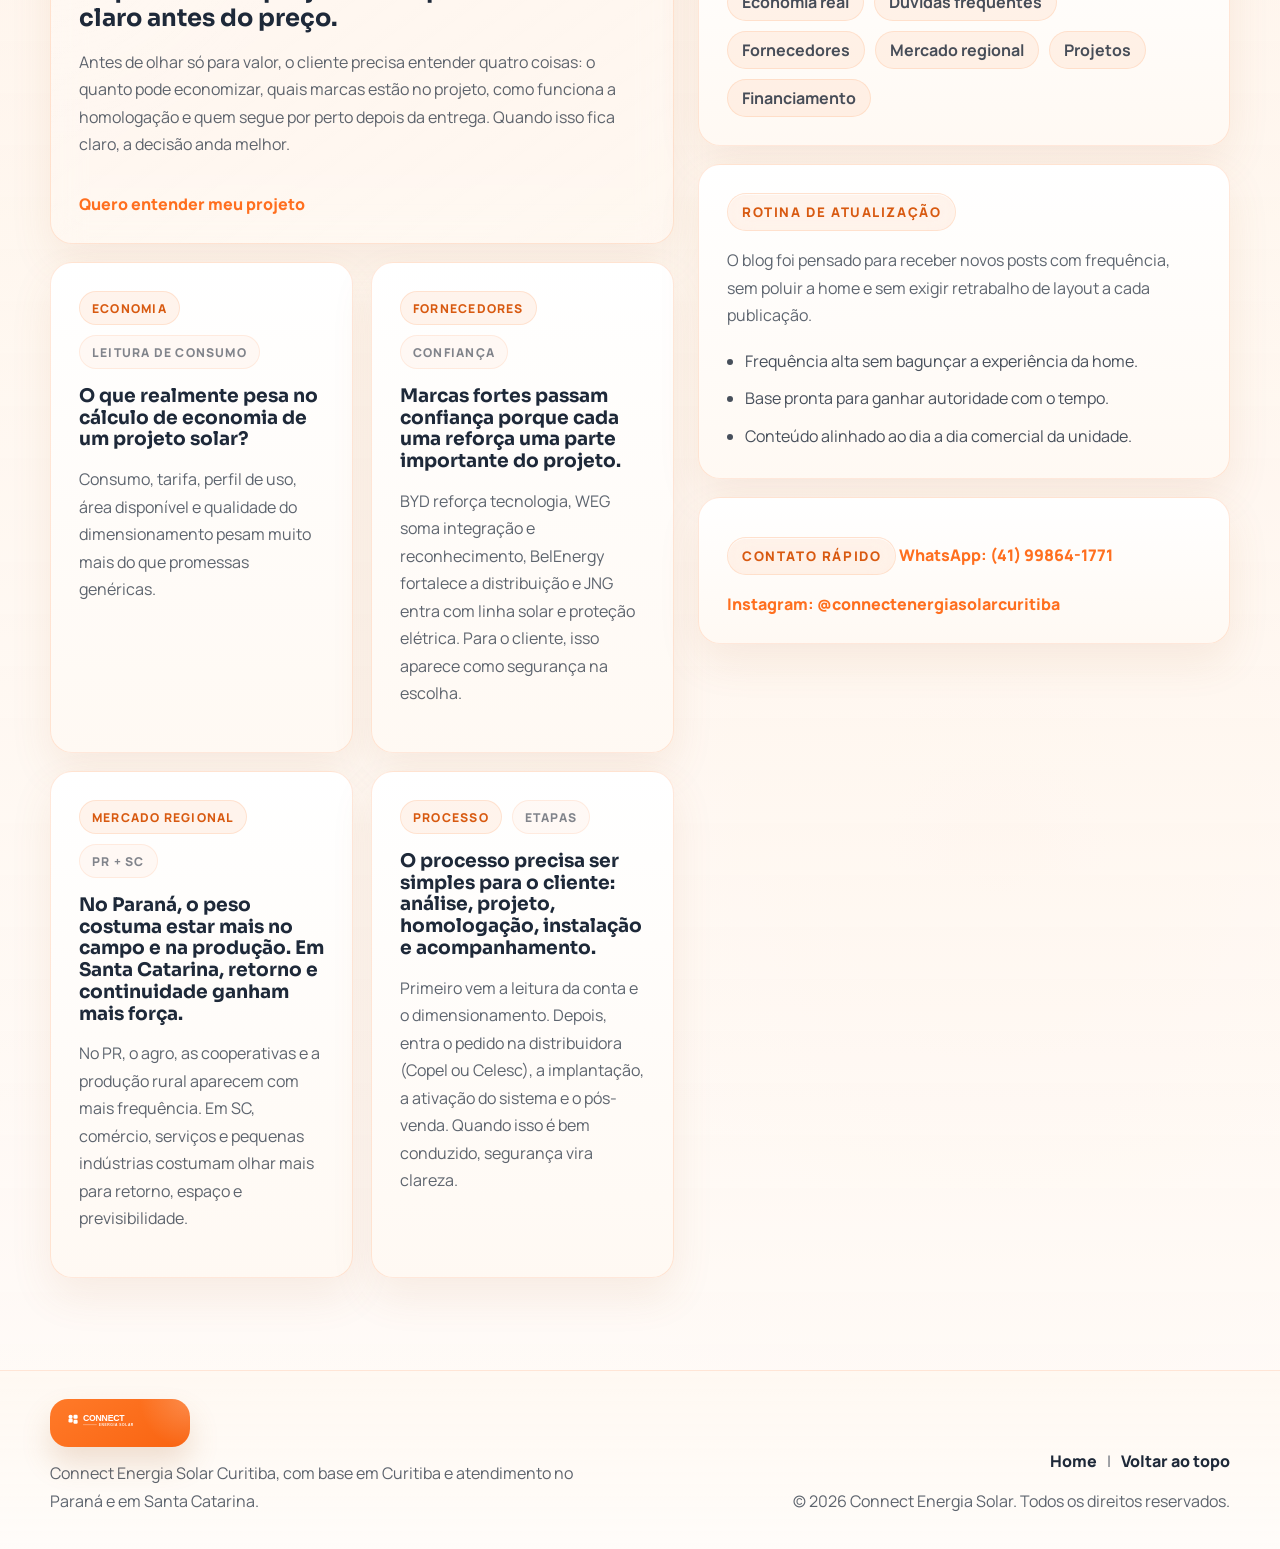
<file: blog.html>
<!DOCTYPE html>
<html lang="pt-BR">
  <head>
    <meta charset="UTF-8" />
    <meta name="viewport" content="width=device-width, initial-scale=1.0" />
    <title>Blog | Connect Energia Solar Curitiba</title>
    <meta
      name="description"
      content="Blog da Connect Energia Solar Curitiba com conteúdos sobre energia solar, economia, fornecedores e decisões mais claras para clientes do Paraná e de Santa Catarina."
    />
    <link rel="preconnect" href="https://fonts.googleapis.com" />
    <link rel="preconnect" href="https://fonts.gstatic.com" crossorigin />
    <link
      href="https://fonts.googleapis.com/css2?family=Manrope:wght@400;500;600;700;800&family=Sora:wght@600;700;800&display=swap"
      rel="stylesheet"
    />
    <link rel="icon" href="logo-connect-solar.svg" />
    <link rel="stylesheet" href="styles.css" />
  </head>
  <body>
    <div class="page-shell">
      <header class="site-header" id="topo">
        <div class="container header-row">
          <a class="brand" href="index.html#topo" aria-label="Connect Energia Solar">
            <span class="brand-badge">
              <img src="logo-connect-solar.svg" alt="Connect Energia Solar" />
            </span>
          </a>

          <button
            class="menu-toggle"
            type="button"
            aria-expanded="false"
            aria-controls="site-nav"
          >
            <span></span>
            <span></span>
            <span></span>
          </button>

          <nav class="site-nav" id="site-nav" aria-label="Menu principal">
            <a href="index.html">Home</a>
            <a href="index.html#fornecedores">Fornecedores</a>
            <a href="#editorial" aria-current="page">Blog</a>
            <a href="index.html#contato">Contato</a>
            <a class="button button-primary button-small" href="https://wa.me/5541998641771" target="_blank" rel="noreferrer">
              Solicitar proposta
            </a>
          </nav>
        </div>
      </header>

      <main>
        <section class="hero section blog-hero">
          <div class="container blog-hero-grid">
            <div class="blog-hero-copy reveal reveal-left">
              <span class="eyebrow">Blog Connect Curitiba</span>
              <h1>Um espaço para falar de energia solar de um jeito claro, útil e próximo.</h1>
              <p class="hero-text">
                Aqui entram conteúdos que ajudam o cliente a entender economia, fornecedores,
                processo e decisões do dia a dia, sempre com olhar para o Paraná e Santa Catarina.
              </p>

              <div class="hero-actions">
                <a class="button button-primary" href="index.html#contato">Falar com a equipe</a>
                <a class="button button-secondary" href="#editorial">Ver estrutura editorial</a>
              </div>
            </div>

            <article class="editorial-card reveal reveal-right" id="editorial">
              <span class="supplier-kicker">Estrutura Editorial</span>
              <h2>Um espaço próprio para manter a marca presente e o conteúdo sempre vivo.</h2>
              <p>
                A home continua focada em apresentar a unidade e gerar contato. O blog entra para
                aprofundar assuntos, responder dúvidas frequentes e manter a Connect Curitiba em
                movimento com consistência.
              </p>
              <ul class="check-list">
                <li>Publicações recorrentes, sem poluir a home.</li>
                <li>Pautas que ajudam o cliente a entender melhor a decisão.</li>
                <li>Base pronta para atualização pela equipe ou por parceira editorial.</li>
              </ul>
            </article>
          </div>
        </section>

        <section class="section blog-embed-section">
          <div class="container">
            <div class="section-heading reveal">
              <span class="eyebrow">Feed editorial</span>
              <h2>Espaço pronto para receber um blog embarcado.</h2>
              <p>
                Se a publicação vier por uma plataforma externa, este bloco já está preparado para
                receber o feed sem quebrar o layout e sem perder a identidade visual do site.
              </p>
            </div>

            <div class="blog-embed-shell reveal">
              <div class="blog-embed-head">
                <span class="blog-preview-tag">Embed preparado</span>
                <p>
                  Quando o código final estiver pronto, a substituição acontece aqui em poucos minutos.
                </p>
              </div>

              <div id="soro-blog"></div>
              <script>
                (function () {
                  var s = document.createElement("script");
                  var p = new URLSearchParams(window.location.search);
                  var u = "https://app.trysoro.com/api/embed/2d220ef9-922b-4213-8407-04666fb24c29";
                  if (p.get("post")) u += "?post=" + encodeURIComponent(p.get("post"));
                  s.src = u;
                  document.currentScript.after(s);
                })();
              </script>
            </div>
          </div>
        </section>

        <section class="section section-soft">
          <div class="container blog-layout">
            <div class="blog-main">
              <article class="post-card post-card-featured reveal">
                <div class="post-tag-row">
                  <span class="blog-preview-tag">Destaque</span>
                  <span class="post-meta">Guia prático</span>
                </div>
                <h2>O que um bom projeto solar precisa deixar claro antes do preço.</h2>
                <p>
                  Antes de olhar só para valor, o cliente precisa entender quatro coisas: o quanto pode
                  economizar, quais marcas estão no projeto, como funciona a homologação e quem segue por
                  perto depois da entrega. Quando isso fica claro, a decisão anda melhor.
                </p>
                <a class="post-link" href="index.html#contato">Quero entender meu projeto</a>
              </article>

              <div class="post-grid">
                <article class="post-card reveal">
                  <div class="post-tag-row">
                    <span class="blog-preview-tag">Economia</span>
                    <span class="post-meta">Leitura de consumo</span>
                  </div>
                  <h3>O que realmente pesa no cálculo de economia de um projeto solar?</h3>
                  <p>
                    Consumo, tarifa, perfil de uso, área disponível e qualidade do dimensionamento
                    pesam muito mais do que promessas genéricas.
                  </p>
                </article>

                <article class="post-card reveal">
                  <div class="post-tag-row">
                    <span class="blog-preview-tag">Fornecedores</span>
                    <span class="post-meta">Confiança</span>
                  </div>
                  <h3>Marcas fortes passam confiança porque cada uma reforça uma parte importante do projeto.</h3>
                  <p>
                    BYD reforça tecnologia, WEG soma integração e reconhecimento, BelEnergy fortalece a distribuição
                    e JNG entra com linha solar e proteção elétrica. Para o cliente, isso aparece como segurança na escolha.
                  </p>
                </article>

                <article class="post-card reveal">
                  <div class="post-tag-row">
                    <span class="blog-preview-tag">Mercado regional</span>
                    <span class="post-meta">PR + SC</span>
                  </div>
                  <h3>No Paraná, o peso costuma estar mais no campo e na produção. Em Santa Catarina, retorno e continuidade ganham mais força.</h3>
                  <p>
                    No PR, o agro, as cooperativas e a produção rural aparecem com mais frequência. Em SC,
                    comércio, serviços e pequenas indústrias costumam olhar mais para retorno, espaço e previsibilidade.
                  </p>
                </article>

                <article class="post-card reveal">
                  <div class="post-tag-row">
                    <span class="blog-preview-tag">Processo</span>
                    <span class="post-meta">Etapas</span>
                  </div>
                  <h3>O processo precisa ser simples para o cliente: análise, projeto, homologação, instalação e acompanhamento.</h3>
                  <p>
                    Primeiro vem a leitura da conta e o dimensionamento. Depois, entra o pedido na distribuidora
                    (Copel ou Celesc), a implantação, a ativação do sistema e o pós-venda. Quando isso é bem conduzido,
                    segurança vira clareza.
                  </p>
                </article>
              </div>
            </div>

            <aside class="sidebar-stack">
              <article class="sidebar-card reveal">
                <span class="supplier-kicker">Linhas editoriais</span>
                <div class="tag-cloud">
                  <span>Economia real</span>
                  <span>Dúvidas frequentes</span>
                  <span>Fornecedores</span>
                  <span>Mercado regional</span>
                  <span>Projetos</span>
                  <span>Financiamento</span>
                </div>
              </article>

              <article class="sidebar-card reveal">
                <span class="supplier-kicker">Rotina de atualização</span>
                <p>
                  O blog foi pensado para receber novos posts com frequência, sem poluir a home e sem exigir retrabalho de layout a cada publicação.
                </p>
                <ul class="sidebar-list">
                  <li>Frequência alta sem bagunçar a experiência da home.</li>
                  <li>Base pronta para ganhar autoridade com o tempo.</li>
                  <li>Conteúdo alinhado ao dia a dia comercial da unidade.</li>
                </ul>
              </article>

              <article class="sidebar-card reveal">
                <span class="supplier-kicker">Contato rápido</span>
                <a class="blog-inline-link" href="https://wa.me/5541998641771" target="_blank" rel="noreferrer">
                  WhatsApp: (41) 99864-1771
                </a>
                <a class="blog-inline-link" href="https://instagram.com/connectenergiasolarcuritiba" target="_blank" rel="noreferrer">
                  Instagram: @connectenergiasolarcuritiba
                </a>
              </article>
            </aside>
          </div>
        </section>
      </main>

      <footer class="site-footer">
        <div class="container footer-row">
          <div>
            <span class="footer-logo-badge">
              <img class="footer-logo" src="logo-connect-solar.svg" alt="Connect Energia Solar" />
            </span>
            <p>
              Connect Energia Solar Curitiba, com base em Curitiba e atendimento no Paraná e em Santa Catarina.
            </p>
          </div>

          <div class="footer-meta">
            <p class="footer-links">
              <a href="index.html">Home</a>
              <span>|</span>
              <a href="#topo">Voltar ao topo</a>
            </p>
            <p>&copy; <span id="year"></span> Connect Energia Solar. Todos os direitos reservados.</p>
          </div>
        </div>
      </footer>
    </div>

    <a class="floating-whatsapp" href="https://wa.me/5541998641771" target="_blank" rel="noreferrer">
      WhatsApp
    </a>

    <script src="script.js"></script>
  </body>
</html>
</file>
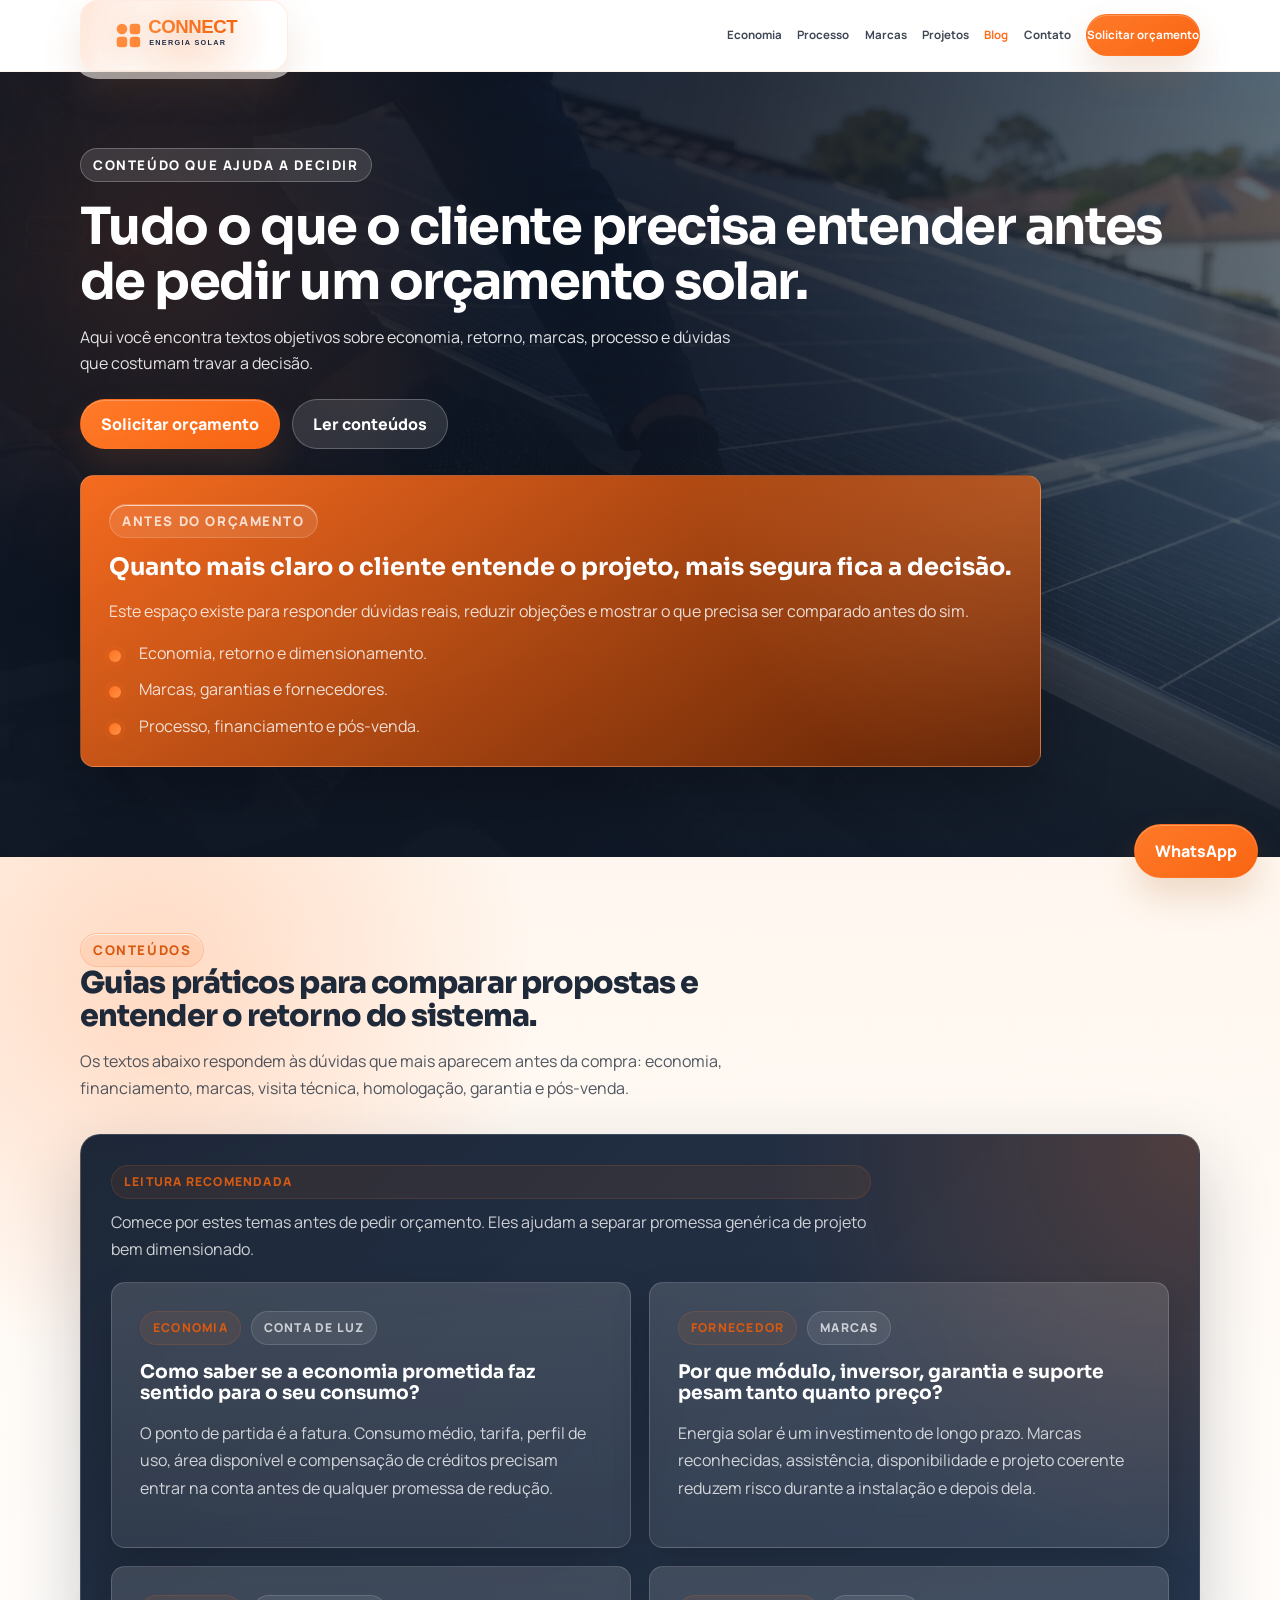
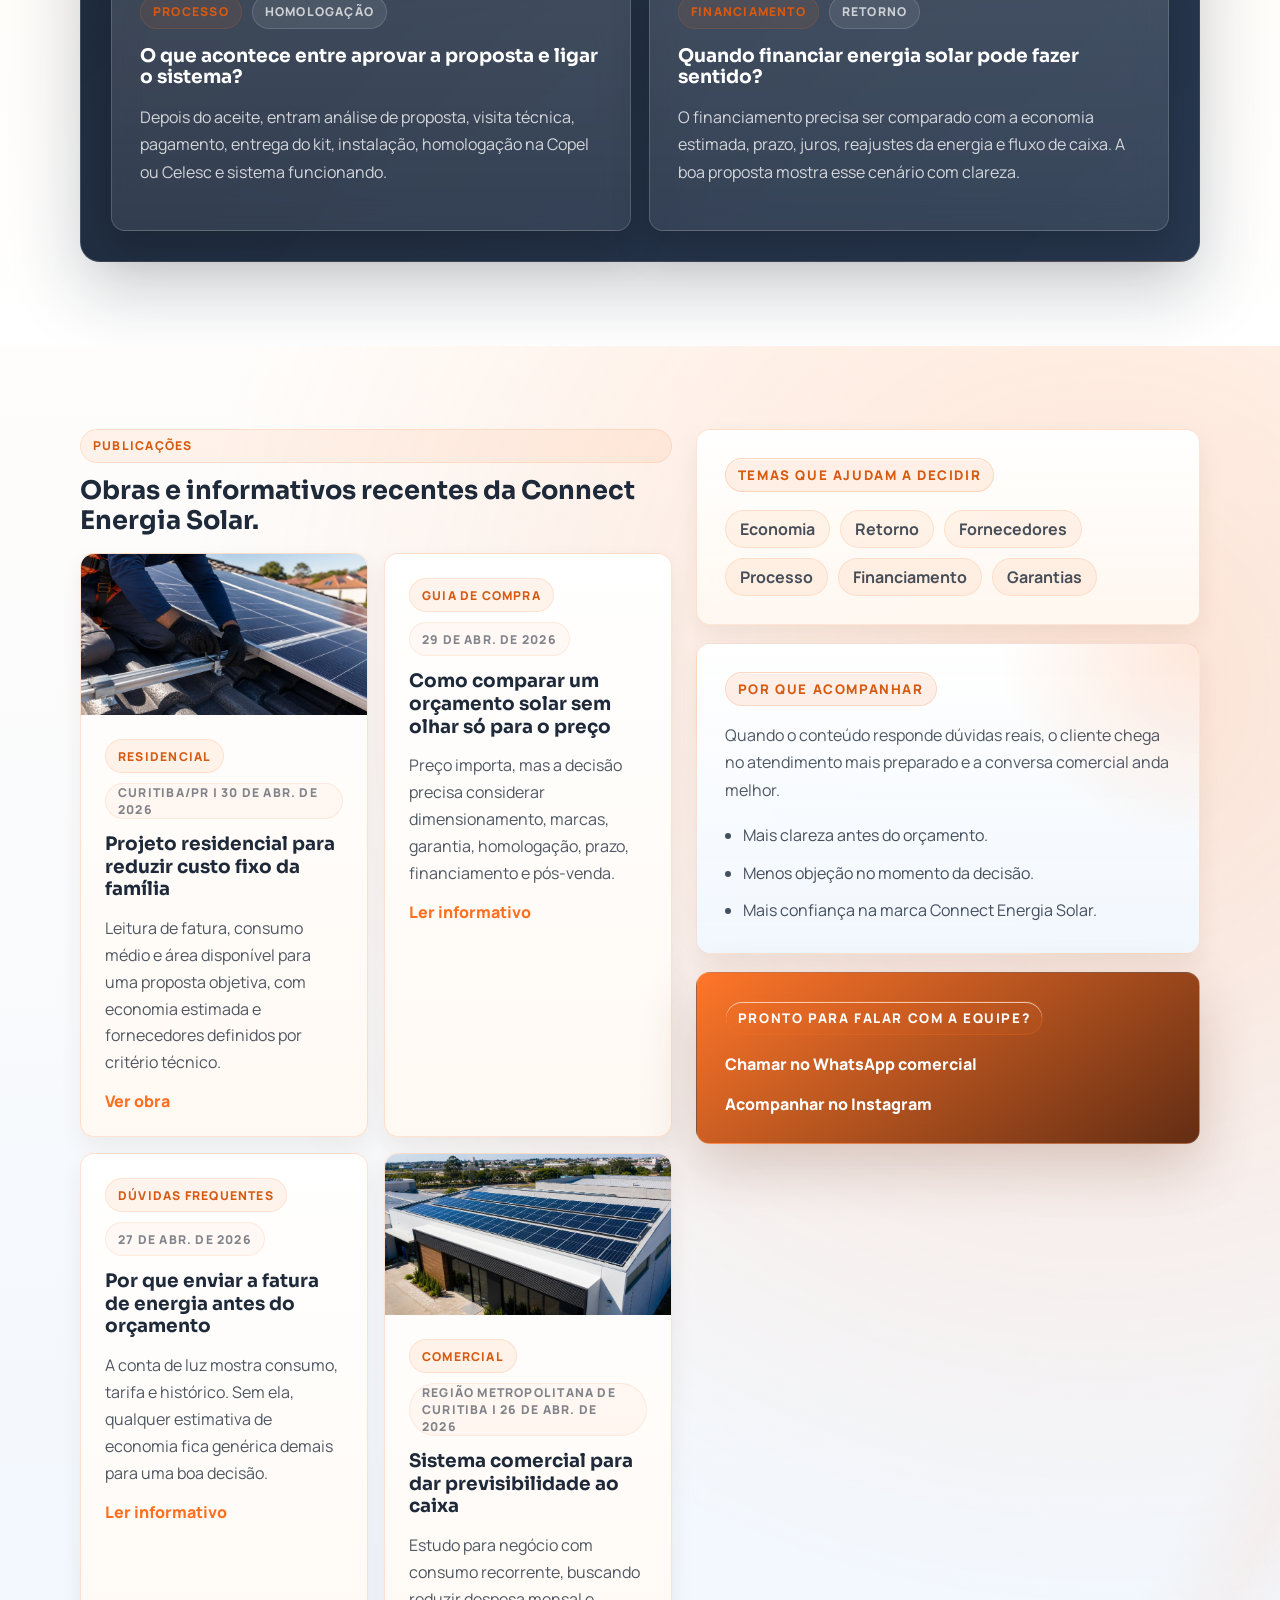
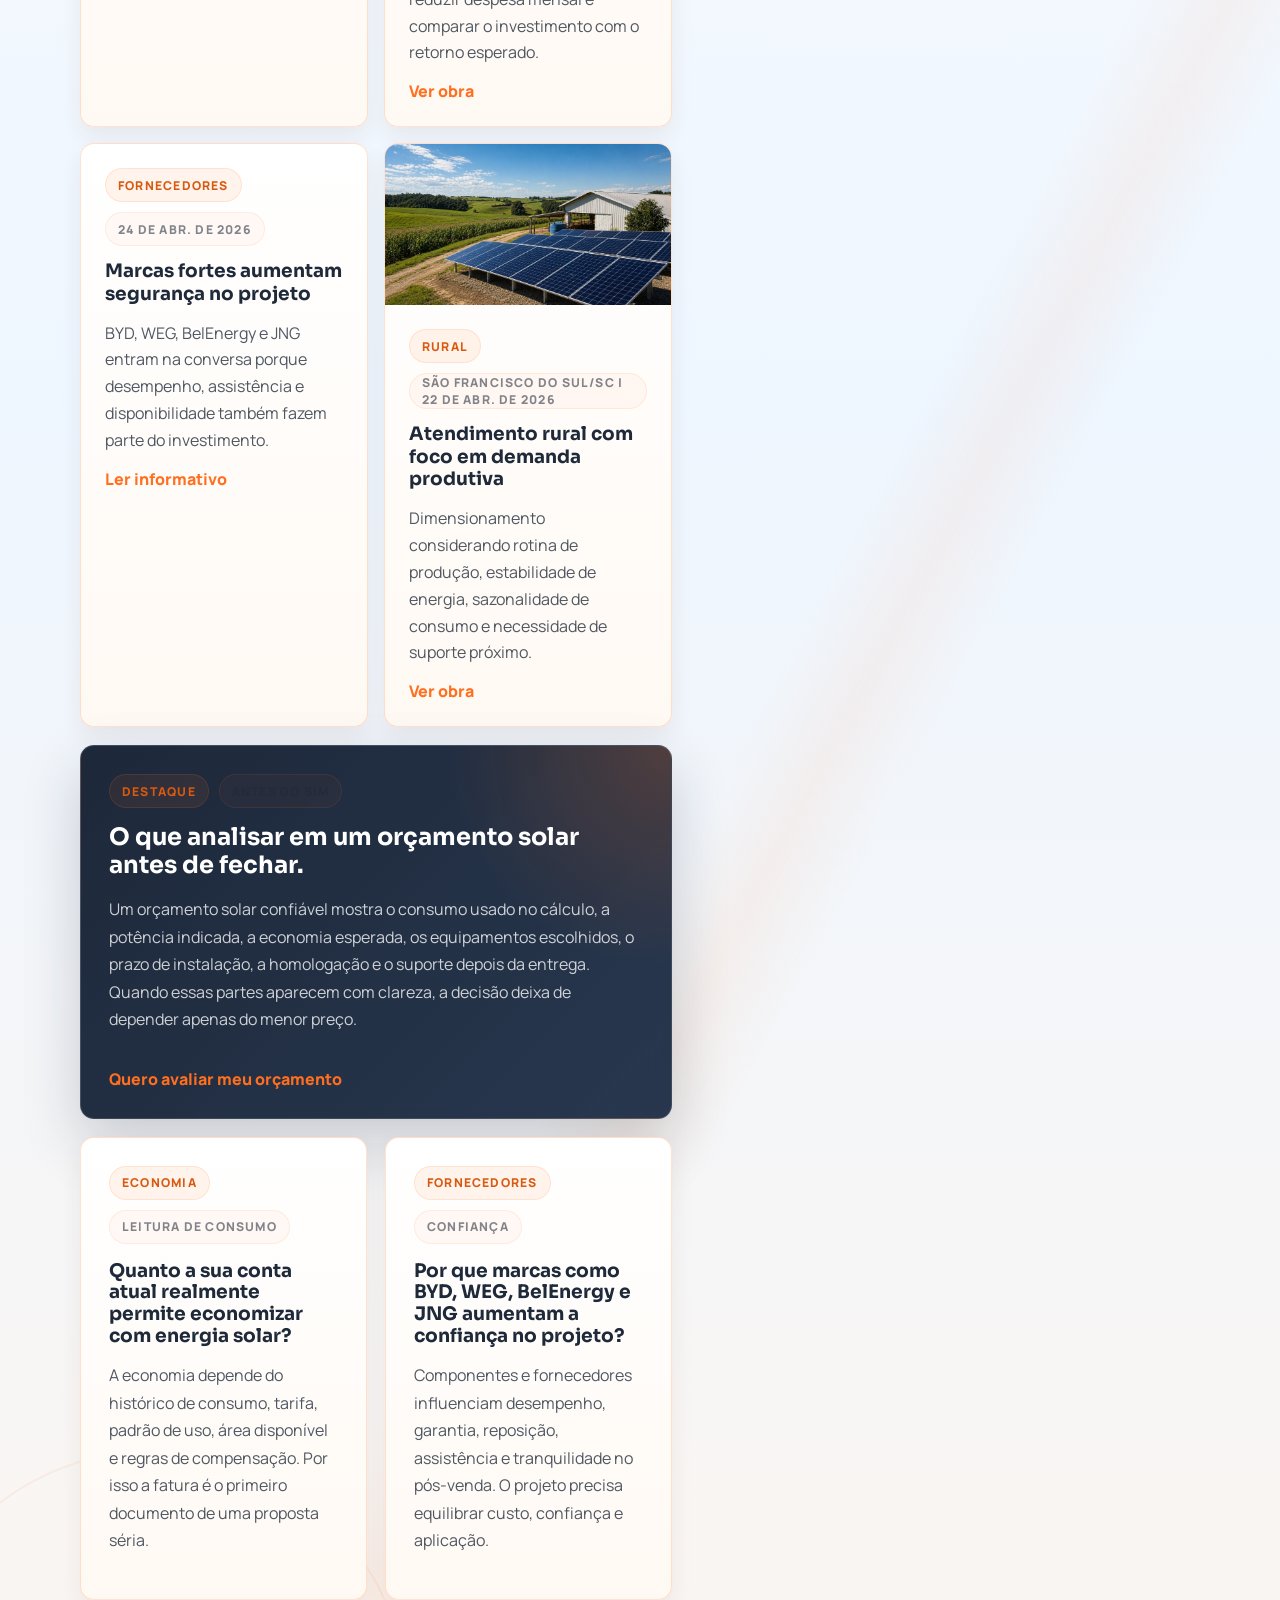
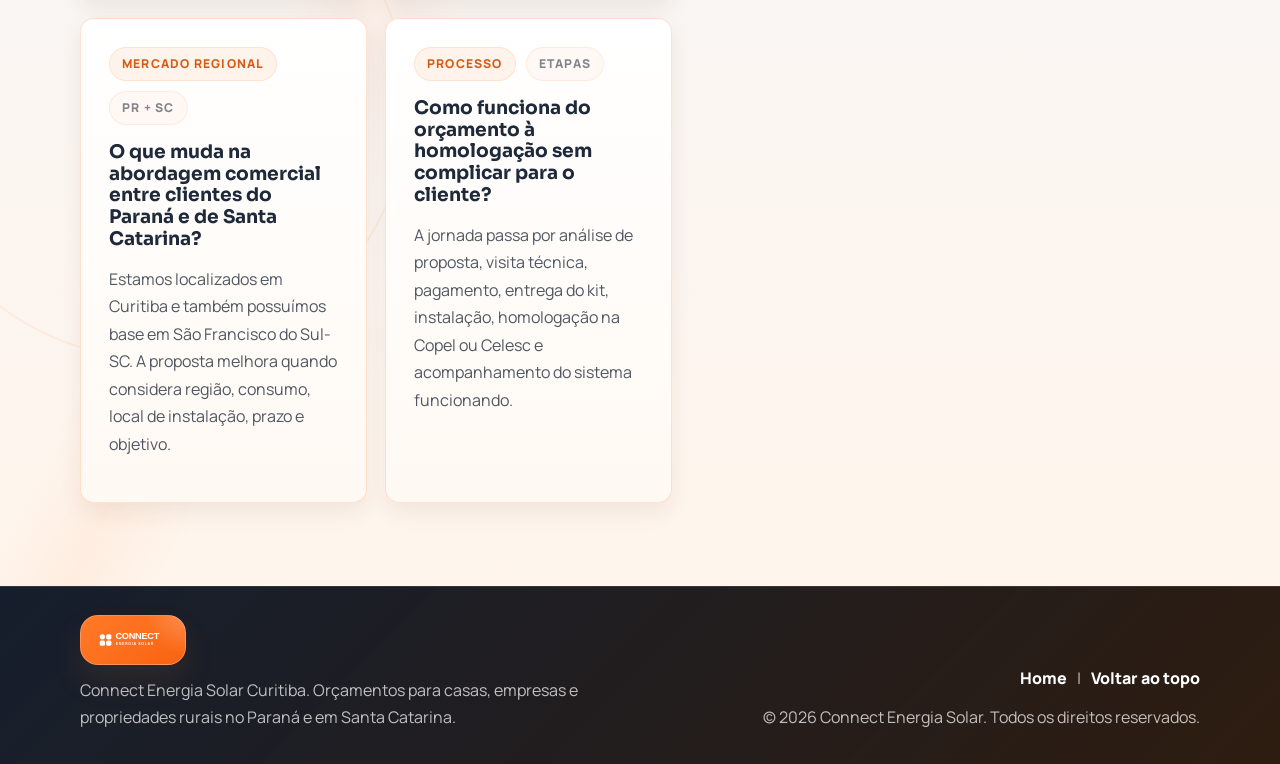
<file: dist-connect-live/blog.html>
<!DOCTYPE html>
<html lang="pt-BR">
  <head>
    <meta charset="UTF-8" />
    <meta name="viewport" content="width=device-width, initial-scale=1.0" />
    <title>Blog Connect Energia Solar Curitiba | Conteúdo para decidir melhor</title>
    <meta
      name="description"
      content="Conteúdos da Connect Energia Solar Curitiba sobre economia, retorno, fornecedores, instalação e financiamento para quem busca orçamento solar no Paraná e em Santa Catarina."
    />
    <link rel="preconnect" href="https://fonts.googleapis.com" />
    <link rel="preconnect" href="https://fonts.gstatic.com" crossorigin />
    <link
      href="https://fonts.googleapis.com/css2?family=Manrope:wght@400;500;600;700;800&family=Sora:wght@600;700;800&display=swap"
      rel="stylesheet"
    />
    <link rel="icon" href="logo-connect-solar.svg?v=20260414b" />
    <meta name="theme-color" content="#ff6f1f" />
<link rel="stylesheet" href="styles.css?v=20260504-brand-70" />
    <!-- DEPLOY META START -->
    <link rel="canonical" href="https://connectenergiasolar.mpbg.cloud/blog.html" />
    <meta name="robots" content="index,follow,max-image-preview:large,max-snippet:-1,max-video-preview:-1" />
    <meta name="googlebot" content="index,follow,max-image-preview:large,max-snippet:-1,max-video-preview:-1" />
    <meta property="og:url" content="https://connectenergiasolar.mpbg.cloud/blog.html" />
    <meta property="og:type" content="article" />
    <meta property="og:title" content="Blog Connect Energia Solar Curitiba | Conteúdo para decidir melhor" />
    <meta property="og:description" content="Conteúdos da Connect Energia Solar Curitiba sobre economia, retorno, fornecedores, instalação e financiamento para quem busca orçamento solar no Paraná e em Santa Catarina." />
    <meta property="og:image" content="https://connectenergiasolar.mpbg.cloud/assets/images/solar-hero-rooftop.png" />
    <meta property="og:image:alt" content="Sistema de energia solar instalado em telhado residencial" />
    <meta property="og:image:width" content="1672" />
    <meta property="og:image:height" content="941" />
    <meta property="og:locale" content="pt_BR" />
    <meta property="og:site_name" content="Connect Energia Solar Curitiba" />
    <meta name="twitter:card" content="summary_large_image" />
    <meta name="twitter:title" content="Blog Connect Energia Solar Curitiba | Conteúdo para decidir melhor" />
    <meta name="twitter:description" content="Conteúdos da Connect Energia Solar Curitiba sobre economia, retorno, fornecedores, instalação e financiamento para quem busca orçamento solar no Paraná e em Santa Catarina." />
    <meta name="twitter:image" content="https://connectenergiasolar.mpbg.cloud/assets/images/solar-hero-rooftop.png" />
    <meta name="geo.region" content="BR-PR" />
    <meta name="geo.placename" content="Curitiba" />
    <meta name="geo.position" content="-25.4284;-49.2733" />
    <meta name="ICBM" content="-25.4284, -49.2733" />
    <meta name="format-detection" content="telephone=no" />
    <link rel="manifest" href="site.webmanifest" />
    <script type="application/ld+json">
{
  "@context": "https://schema.org",
  "@type": "CollectionPage",
  "name": "Blog Connect Energia Solar Curitiba | Conteúdo para decidir melhor",
  "description": "Conteúdos da Connect Energia Solar Curitiba sobre economia, retorno, fornecedores, instalação e financiamento para quem busca orçamento solar no Paraná e em Santa Catarina.",
  "url": "https://connectenergiasolar.mpbg.cloud/blog.html",
  "isPartOf": {
    "@type": "WebSite",
    "name": "Connect Energia Solar Curitiba",
    "url": "https://connectenergiasolar.mpbg.cloud/"
  }
}
</script>
    <script type="application/ld+json">
{
  "@context": "https://schema.org",
  "@type": "BreadcrumbList",
  "itemListElement": [
    {
      "@type": "ListItem",
      "position": 1,
      "name": "Home",
      "item": "https://connectenergiasolar.mpbg.cloud/"
    },
    {
      "@type": "ListItem",
      "position": 2,
      "name": "Blog",
      "item": "https://connectenergiasolar.mpbg.cloud/blog.html"
    }
  ]
}
</script>
    <script async src="https://www.googletagmanager.com/gtag/js?id=G-BSNY8GMP9G"></script>
    <script>
window.dataLayer = window.dataLayer || [];
function gtag(){dataLayer.push(arguments);}
gtag('js', new Date());
gtag('config', 'G-BSNY8GMP9G');
</script>
    <!-- DEPLOY META END -->
  </head>
  <body>
    <div class="page-shell">
      <header class="site-header" id="topo">
        <div class="container header-row">
          <a class="brand" href="index.html#topo" aria-label="Connect Energia Solar">
            <span class="brand-badge">
              <img src="logo-connect-solar-brand.svg?v=20260504-brand-faithful" alt="Connect Energia Solar" />
            </span>
          </a>

          <button
            class="menu-toggle"
            type="button"
            aria-expanded="false"
            aria-controls="site-nav"
          >
            <span></span>
            <span></span>
            <span></span>
          </button>

          <nav class="site-nav" id="site-nav" aria-label="Menu principal">
            <a href="index.html#simulador">Economia</a>
            <a href="index.html#processo">Processo</a>
            <a href="index.html#fornecedores">Marcas</a>
            <a href="index.html#atualizacoes">Projetos</a>
            <a href="#editorial" aria-current="page">Blog</a>
            <a href="index.html#contato">Contato</a>
            <a class="button button-primary button-small" href="https://wa.me/5541998641771" target="_blank" rel="noreferrer">
              Solicitar orçamento
            </a>
          </nav>
        </div>
      </header>

      <main>
        <section class="hero section blog-hero">
          <div class="container blog-hero-grid">
            <div class="blog-hero-copy reveal reveal-left">
              <span class="eyebrow">Conteúdo que ajuda a decidir</span>
              <h1>Tudo o que o cliente precisa entender antes de pedir um orçamento solar.</h1>
              <p class="hero-text">
                Aqui você encontra textos objetivos sobre economia, retorno, marcas, processo e
                dúvidas que costumam travar a decisão.
              </p>

              <div class="hero-actions">
                <a class="button button-primary" href="index.html#contato">Solicitar orçamento</a>
                <a class="button button-secondary" href="#editorial">Ler conteúdos</a>
              </div>
            </div>

            <article class="editorial-card reveal reveal-right" id="editorial">
              <span class="supplier-kicker">Antes do orçamento</span>
              <h2>Quanto mais claro o cliente entende o projeto, mais segura fica a decisão.</h2>
              <p>
                Este espaço existe para responder dúvidas reais, reduzir objeções e mostrar o que
                precisa ser comparado antes do sim.
              </p>
              <ul class="check-list">
                <li>Economia, retorno e dimensionamento.</li>
                <li>Marcas, garantias e fornecedores.</li>
                <li>Processo, financiamento e pós-venda.</li>
              </ul>
            </article>
          </div>
        </section>

        <section class="section blog-embed-section">
          <div class="container">
            <div class="section-heading reveal">
              <span class="eyebrow">Conteúdos</span>
              <h2>Guias práticos para comparar propostas e entender o retorno do sistema.</h2>
              <p>
                Os textos abaixo respondem às dúvidas que mais aparecem antes da compra: economia,
                financiamento, marcas, visita técnica, homologação, garantia e pós-venda.
              </p>
            </div>

            <div class="blog-embed-shell reveal">
              <div class="blog-embed-head">
                <span class="blog-preview-tag">Leitura recomendada</span>
                <p>
                  Comece por estes temas antes de pedir orçamento. Eles ajudam a separar promessa
                  genérica de projeto bem dimensionado.
                </p>
              </div>

              <div class="post-grid">
                <article class="post-card">
                  <div class="post-tag-row">
                    <span class="blog-preview-tag">Economia</span>
                    <span class="post-meta">Conta de luz</span>
                  </div>
                  <h3>Como saber se a economia prometida faz sentido para o seu consumo?</h3>
                  <p>
                    O ponto de partida é a fatura. Consumo médio, tarifa, perfil de uso, área
                    disponível e compensação de créditos precisam entrar na conta antes de qualquer
                    promessa de redução.
                  </p>
                </article>

                <article class="post-card">
                  <div class="post-tag-row">
                    <span class="blog-preview-tag">Fornecedor</span>
                    <span class="post-meta">Marcas</span>
                  </div>
                  <h3>Por que módulo, inversor, garantia e suporte pesam tanto quanto preço?</h3>
                  <p>
                    Energia solar é um investimento de longo prazo. Marcas reconhecidas, assistência,
                    disponibilidade e projeto coerente reduzem risco durante a instalação e depois dela.
                  </p>
                </article>

                <article class="post-card">
                  <div class="post-tag-row">
                    <span class="blog-preview-tag">Processo</span>
                    <span class="post-meta">Homologação</span>
                  </div>
                  <h3>O que acontece entre aprovar a proposta e ligar o sistema?</h3>
                  <p>
                    Depois do aceite, entram análise de proposta, visita técnica, pagamento,
                    entrega do kit, instalação, homologação na Copel ou Celesc e sistema funcionando.
                  </p>
                </article>

                <article class="post-card">
                  <div class="post-tag-row">
                    <span class="blog-preview-tag">Financiamento</span>
                    <span class="post-meta">Retorno</span>
                  </div>
                  <h3>Quando financiar energia solar pode fazer sentido?</h3>
                  <p>
                    O financiamento precisa ser comparado com a economia estimada, prazo, juros,
                    reajustes da energia e fluxo de caixa. A boa proposta mostra esse cenário com clareza.
                  </p>
                </article>
              </div>
            </div>
          </div>
        </section>

        <section class="section section-soft blog-feed-section">
          <div class="container blog-layout">
            <div class="blog-main">
              <section class="content-feed-block reveal" aria-labelledby="google-posts-title">
                <div class="feed-block-head">
                  <span class="blog-preview-tag">Publicações</span>
                  <h2 id="google-posts-title">Obras e informativos recentes da Connect Energia Solar.</h2>
                </div>
                <div class="content-feed-grid content-feed-grid-blog" data-content-feed="all" data-limit="6"></div>
              </section>

              <article class="post-card post-card-featured reveal">
                <div class="post-tag-row">
                  <span class="blog-preview-tag">Destaque</span>
                  <span class="post-meta">Antes do sim</span>
                </div>
                <h2>O que analisar em um orçamento solar antes de fechar.</h2>
                <p>
                  Um orçamento solar confiável mostra o consumo usado no cálculo, a potência indicada,
                  a economia esperada, os equipamentos escolhidos, o prazo de instalação, a homologação
                  e o suporte depois da entrega. Quando essas partes aparecem com clareza, a decisão
                  deixa de depender apenas do menor preço.
                </p>
                <a class="post-link" href="index.html#contato">Quero avaliar meu orçamento</a>
              </article>

              <div class="post-grid">
                <article class="post-card reveal">
                  <div class="post-tag-row">
                    <span class="blog-preview-tag">Economia</span>
                    <span class="post-meta">Leitura de consumo</span>
                  </div>
                  <h3>Quanto a sua conta atual realmente permite economizar com energia solar?</h3>
                  <p>
                    A economia depende do histórico de consumo, tarifa, padrão de uso, área disponível
                    e regras de compensação. Por isso a fatura é o primeiro documento de uma proposta séria.
                  </p>
                </article>

                <article class="post-card reveal">
                  <div class="post-tag-row">
                    <span class="blog-preview-tag">Fornecedores</span>
                    <span class="post-meta">Confiança</span>
                  </div>
                  <h3>Por que marcas como BYD, WEG, BelEnergy e JNG aumentam a confiança no projeto?</h3>
                  <p>
                    Componentes e fornecedores influenciam desempenho, garantia, reposição, assistência
                    e tranquilidade no pós-venda. O projeto precisa equilibrar custo, confiança e aplicação.
                  </p>
                </article>

                <article class="post-card reveal">
                  <div class="post-tag-row">
                    <span class="blog-preview-tag">Mercado regional</span>
                    <span class="post-meta">PR + SC</span>
                  </div>
                  <h3>O que muda na abordagem comercial entre clientes do Paraná e de Santa Catarina?</h3>
                  <p>
                    Estamos localizados em Curitiba e também possuímos base em São Francisco do Sul-SC.
                    A proposta melhora quando considera região, consumo, local de instalação, prazo e objetivo.
                  </p>
                </article>

                <article class="post-card reveal">
                  <div class="post-tag-row">
                    <span class="blog-preview-tag">Processo</span>
                    <span class="post-meta">Etapas</span>
                  </div>
                  <h3>Como funciona do orçamento à homologação sem complicar para o cliente?</h3>
                  <p>
                    A jornada passa por análise de proposta, visita técnica, pagamento, entrega do kit,
                    instalação, homologação na Copel ou Celesc e acompanhamento do sistema funcionando.
                  </p>
                </article>
              </div>
            </div>

            <aside class="sidebar-stack">
              <article class="sidebar-card reveal">
                <span class="supplier-kicker">Temas que ajudam a decidir</span>
                <div class="tag-cloud">
                  <span>Economia</span>
                  <span>Retorno</span>
                  <span>Fornecedores</span>
                  <span>Processo</span>
                  <span>Financiamento</span>
                  <span>Garantias</span>
                </div>
              </article>

              <article class="sidebar-card reveal">
                <span class="supplier-kicker">Por que acompanhar</span>
                <p>
                  Quando o conteúdo responde dúvidas reais, o cliente chega no atendimento mais preparado
                  e a conversa comercial anda melhor.
                </p>
                <ul class="sidebar-list">
                  <li>Mais clareza antes do orçamento.</li>
                  <li>Menos objeção no momento da decisão.</li>
                  <li>Mais confiança na marca Connect Energia Solar.</li>
                </ul>
              </article>

              <article class="sidebar-card reveal">
                <span class="supplier-kicker">Pronto para falar com a equipe?</span>
                <a class="blog-inline-link" href="https://wa.me/5541998641771" target="_blank" rel="noreferrer">
                  Chamar no WhatsApp comercial
                </a>
                <a class="blog-inline-link" href="https://instagram.com/connectenergiasolarcuritiba" target="_blank" rel="noreferrer">
                  Acompanhar no Instagram
                </a>
              </article>
            </aside>
          </div>
        </section>
      </main>

      <footer class="site-footer">
        <div class="container footer-row">
          <div>
            <span class="footer-logo-badge">
              <img class="footer-logo" src="logo-connect-solar.svg?v=20260414b" alt="Connect Energia Solar" />
            </span>
            <p>
              Connect Energia Solar Curitiba. Orçamentos para casas, empresas e propriedades rurais no Paraná e em Santa Catarina.
            </p>
          </div>

          <div class="footer-meta">
            <p class="footer-links">
              <a href="index.html">Home</a>
              <span>|</span>
              <a href="#topo">Voltar ao topo</a>
            </p>
            <p>&copy; <span id="year"></span> Connect Energia Solar. Todos os direitos reservados.</p>
          </div>
        </div>
      </footer>
    </div>

    <a class="floating-whatsapp" href="https://wa.me/5541998641771" target="_blank" rel="noreferrer">
      WhatsApp
    </a>

    <script>
      window.CONNECT_CONTENT_CONFIG = {
        // Cole aqui a URL CSV publicada do Google Sheets ou a URL JSON de um Apps Script.
        dataUrl: "",
        sheetUrl: ""
      };
    </script>
    <script src="script.js?v=20260503-preview-live"></script>
  </body>
</html>
</file>
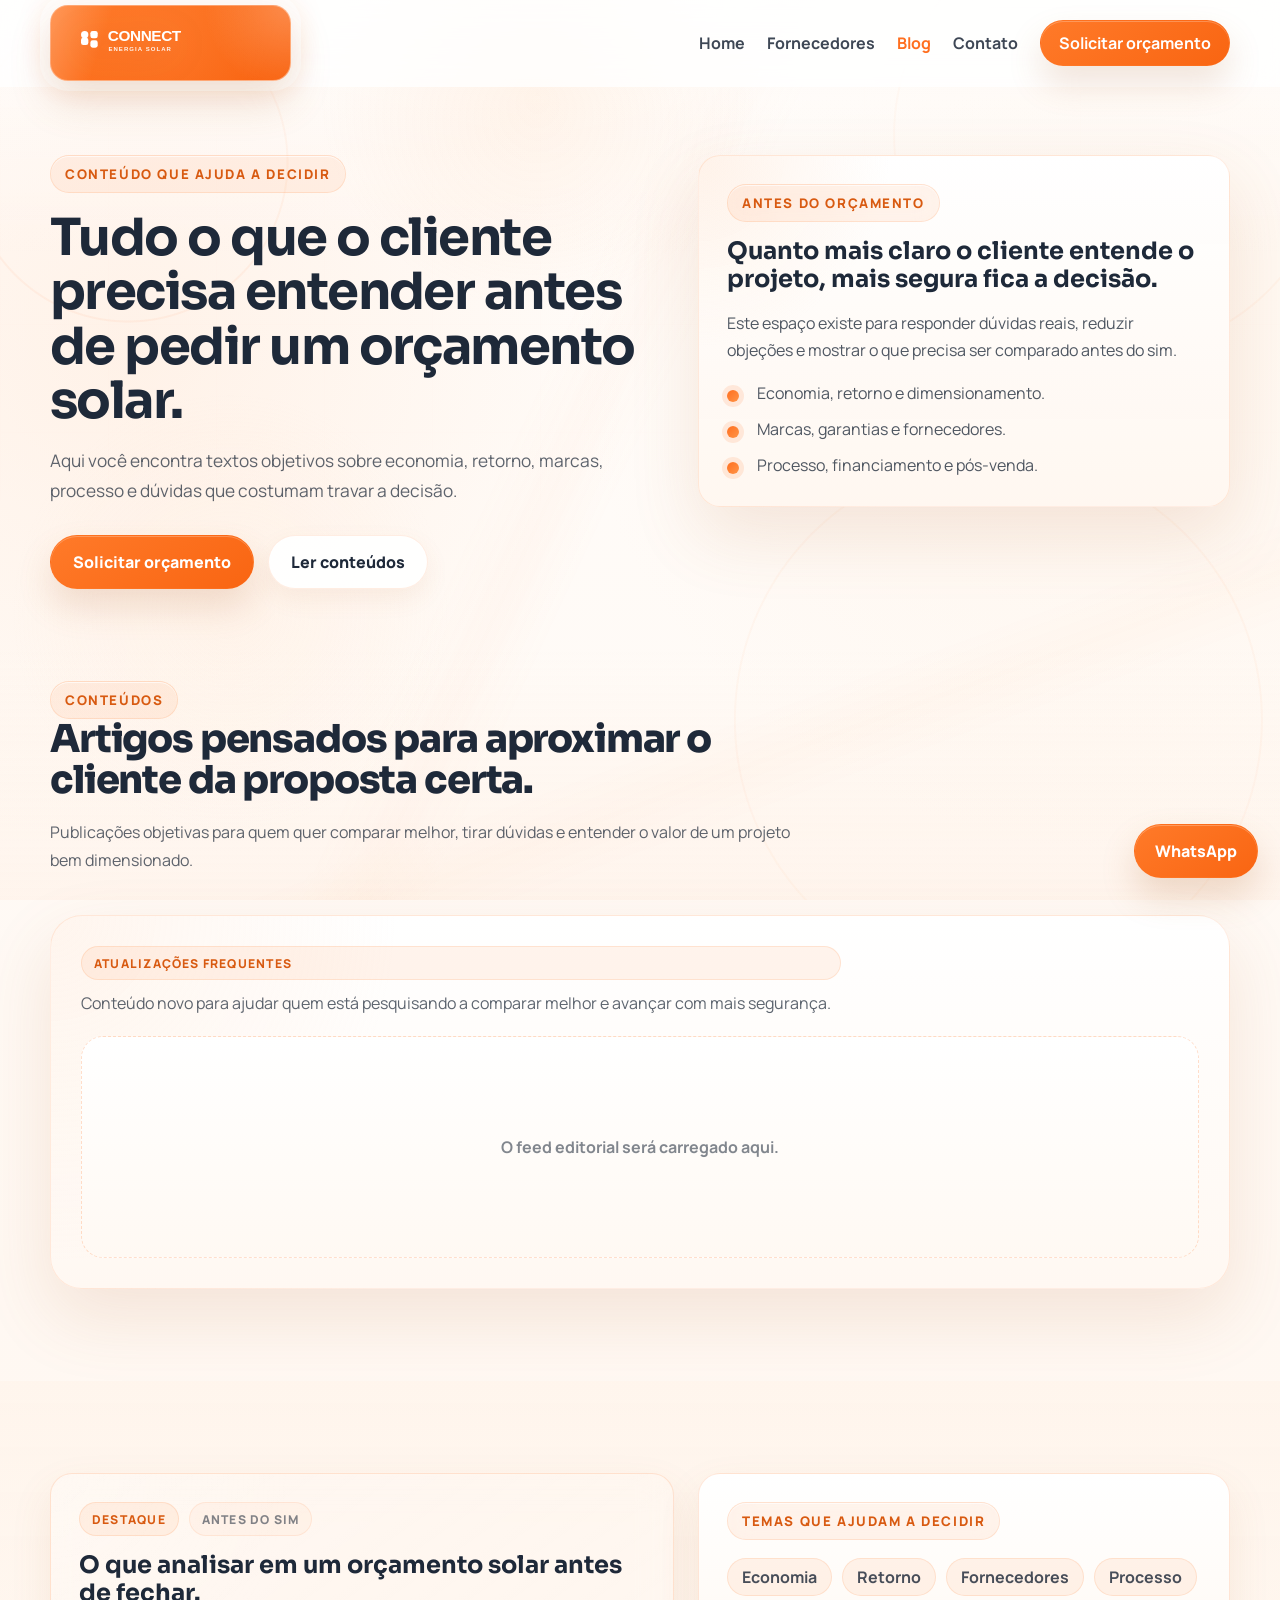
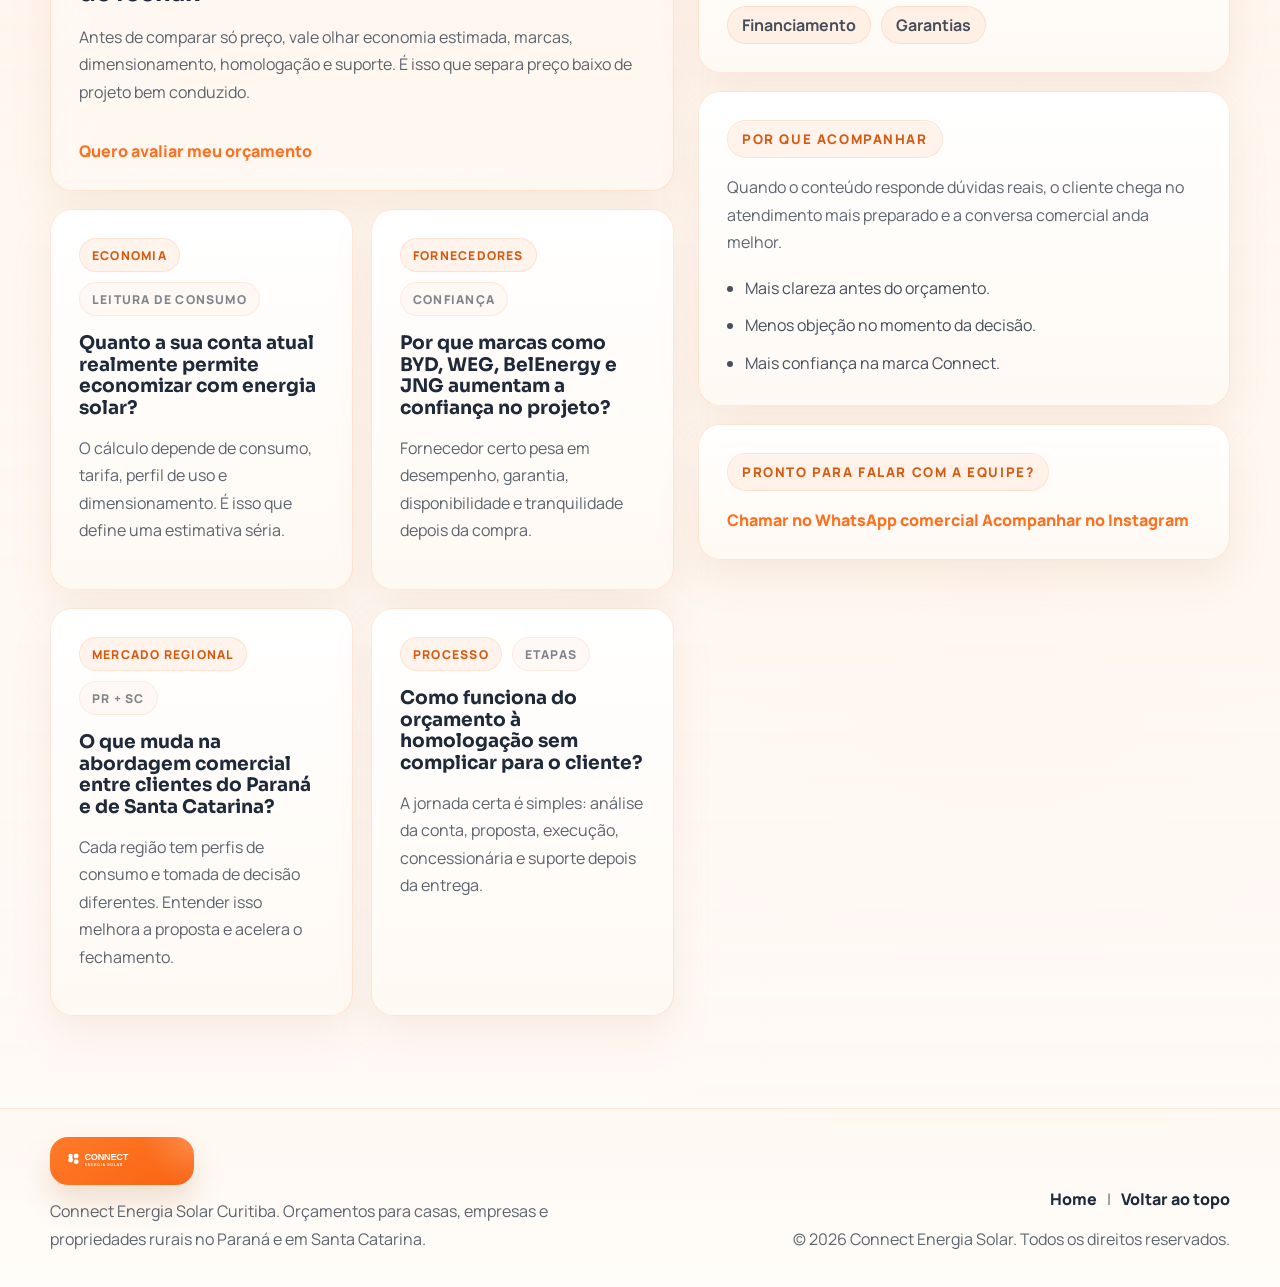
<file: dist-connect/blog.html>
<!DOCTYPE html>
<html lang="pt-BR">
  <head>
    <meta charset="UTF-8" />
    <meta name="viewport" content="width=device-width, initial-scale=1.0" />
    <title>Blog Connect Energia Solar Curitiba | Conteúdo para decidir melhor</title>
    <meta
      name="description"
      content="Conteúdos da Connect Energia Solar Curitiba sobre economia, retorno, fornecedores, instalação e financiamento para quem busca orçamento solar no Paraná e em Santa Catarina."
    />
    <link rel="preconnect" href="https://fonts.googleapis.com" />
    <link rel="preconnect" href="https://fonts.gstatic.com" crossorigin />
    <link
      href="https://fonts.googleapis.com/css2?family=Manrope:wght@400;500;600;700;800&family=Sora:wght@600;700;800&display=swap"
      rel="stylesheet"
    />
    <link rel="icon" href="logo-connect-solar.svg?v=20260414b" />
    <link rel="stylesheet" href="styles.css?v=20260414b" />
      <!-- DEPLOY META START -->
    <link rel="canonical" href="https://connectenergiasolar.mpbg.cloud/blog.html" />
    <meta name="robots" content="index,follow,max-image-preview:large,max-snippet:-1,max-video-preview:-1" />
    <meta name="googlebot" content="index,follow,max-image-preview:large,max-snippet:-1,max-video-preview:-1" />
    <meta property="og:url" content="https://connectenergiasolar.mpbg.cloud/blog.html" />
    <meta property="og:type" content="article" />
    <meta property="og:title" content="Blog Connect Energia Solar Curitiba | Conteúdo para decidir melhor" />
    <meta property="og:description" content="Conteúdos da Connect Energia Solar Curitiba sobre economia, retorno, fornecedores, instalação e financiamento para quem busca orçamento solar no Paraná e em Santa Catarina." />
    <meta name="twitter:card" content="summary_large_image" />
    <meta name="twitter:title" content="Blog Connect Energia Solar Curitiba | Conteúdo para decidir melhor" />
    <meta name="twitter:description" content="Conteúdos da Connect Energia Solar Curitiba sobre economia, retorno, fornecedores, instalação e financiamento para quem busca orçamento solar no Paraná e em Santa Catarina." />
    <meta name="format-detection" content="telephone=no" />
    <link rel="manifest" href="site.webmanifest" />
    <script type="application/ld+json">
{
  "@context": "https://schema.org",
  "@type": "CollectionPage",
  "name": "Blog Connect Energia Solar Curitiba | Conteúdo para decidir melhor",
  "description": "Conteúdos da Connect Energia Solar Curitiba sobre economia, retorno, fornecedores, instalação e financiamento para quem busca orçamento solar no Paraná e em Santa Catarina.",
  "url": "https://connectenergiasolar.mpbg.cloud/blog.html",
  "isPartOf": {
    "@type": "WebSite",
    "name": "Connect Energia Solar Curitiba",
    "url": "https://connectenergiasolar.mpbg.cloud/"
  }
}
</script>
    <!-- DEPLOY META END -->
  </head>
  <body>
    <div class="page-shell">
      <header class="site-header" id="topo">
        <div class="container header-row">
          <a class="brand" href="index.html#topo" aria-label="Connect Energia Solar">
            <span class="brand-badge">
              <img src="logo-connect-solar.svg?v=20260414b" alt="Connect Energia Solar" />
            </span>
          </a>

          <button
            class="menu-toggle"
            type="button"
            aria-expanded="false"
            aria-controls="site-nav"
          >
            <span></span>
            <span></span>
            <span></span>
          </button>

          <nav class="site-nav" id="site-nav" aria-label="Menu principal">
            <a href="index.html">Home</a>
            <a href="index.html#fornecedores">Fornecedores</a>
            <a href="#editorial" aria-current="page">Blog</a>
            <a href="index.html#contato">Contato</a>
            <a class="button button-primary button-small" href="https://wa.me/5541998641771" target="_blank" rel="noreferrer">
              Solicitar orçamento
            </a>
          </nav>
        </div>
      </header>

      <main>
        <section class="hero section blog-hero">
          <div class="container blog-hero-grid">
            <div class="blog-hero-copy reveal reveal-left">
              <span class="eyebrow">Conteúdo que ajuda a decidir</span>
              <h1>Tudo o que o cliente precisa entender antes de pedir um orçamento solar.</h1>
              <p class="hero-text">
                Aqui você encontra textos objetivos sobre economia, retorno, marcas, processo e
                dúvidas que costumam travar a decisão.
              </p>

              <div class="hero-actions">
                <a class="button button-primary" href="index.html#contato">Solicitar orçamento</a>
                <a class="button button-secondary" href="#editorial">Ler conteúdos</a>
              </div>
            </div>

            <article class="editorial-card reveal reveal-right" id="editorial">
              <span class="supplier-kicker">Antes do orçamento</span>
              <h2>Quanto mais claro o cliente entende o projeto, mais segura fica a decisão.</h2>
              <p>
                Este espaço existe para responder dúvidas reais, reduzir objeções e mostrar o que
                precisa ser comparado antes do sim.
              </p>
              <ul class="check-list">
                <li>Economia, retorno e dimensionamento.</li>
                <li>Marcas, garantias e fornecedores.</li>
                <li>Processo, financiamento e pós-venda.</li>
              </ul>
            </article>
          </div>
        </section>

        <section class="section blog-embed-section">
          <div class="container">
            <div class="section-heading reveal">
              <span class="eyebrow">Conteúdos</span>
              <h2>Artigos pensados para aproximar o cliente da proposta certa.</h2>
              <p>
                Publicações objetivas para quem quer comparar melhor, tirar dúvidas e entender o
                valor de um projeto bem dimensionado.
              </p>
            </div>

            <div class="blog-embed-shell reveal">
              <div class="blog-embed-head">
                <span class="blog-preview-tag">Atualizações frequentes</span>
                <p>
                  Conteúdo novo para ajudar quem está pesquisando a comparar melhor e avançar com mais segurança.
                </p>
              </div>

              <div id="soro-blog"></div>
              <script>
                (function () {
                  var s = document.createElement("script");
                  var p = new URLSearchParams(window.location.search);
                  var u = "https://app.trysoro.com/api/embed/2d220ef9-922b-4213-8407-04666fb24c29";
                  if (p.get("post")) u += "?post=" + encodeURIComponent(p.get("post"));
                  s.src = u;
                  document.currentScript.after(s);
                })();
              </script>
            </div>
          </div>
        </section>

        <section class="section section-soft">
          <div class="container blog-layout">
            <div class="blog-main">
              <article class="post-card post-card-featured reveal">
                <div class="post-tag-row">
                  <span class="blog-preview-tag">Destaque</span>
                  <span class="post-meta">Antes do sim</span>
                </div>
                <h2>O que analisar em um orçamento solar antes de fechar.</h2>
                <p>
                  Antes de comparar só preço, vale olhar economia estimada, marcas, dimensionamento,
                  homologação e suporte. É isso que separa preço baixo de projeto bem conduzido.
                </p>
                <a class="post-link" href="index.html#contato">Quero avaliar meu orçamento</a>
              </article>

              <div class="post-grid">
                <article class="post-card reveal">
                  <div class="post-tag-row">
                    <span class="blog-preview-tag">Economia</span>
                    <span class="post-meta">Leitura de consumo</span>
                  </div>
                  <h3>Quanto a sua conta atual realmente permite economizar com energia solar?</h3>
                  <p>
                    O cálculo depende de consumo, tarifa, perfil de uso e dimensionamento. É isso
                    que define uma estimativa séria.
                  </p>
                </article>

                <article class="post-card reveal">
                  <div class="post-tag-row">
                    <span class="blog-preview-tag">Fornecedores</span>
                    <span class="post-meta">Confiança</span>
                  </div>
                  <h3>Por que marcas como BYD, WEG, BelEnergy e JNG aumentam a confiança no projeto?</h3>
                  <p>
                    Fornecedor certo pesa em desempenho, garantia, disponibilidade e tranquilidade
                    depois da compra.
                  </p>
                </article>

                <article class="post-card reveal">
                  <div class="post-tag-row">
                    <span class="blog-preview-tag">Mercado regional</span>
                    <span class="post-meta">PR + SC</span>
                  </div>
                  <h3>O que muda na abordagem comercial entre clientes do Paraná e de Santa Catarina?</h3>
                  <p>
                    Cada região tem perfis de consumo e tomada de decisão diferentes. Entender isso
                    melhora a proposta e acelera o fechamento.
                  </p>
                </article>

                <article class="post-card reveal">
                  <div class="post-tag-row">
                    <span class="blog-preview-tag">Processo</span>
                    <span class="post-meta">Etapas</span>
                  </div>
                  <h3>Como funciona do orçamento à homologação sem complicar para o cliente?</h3>
                  <p>
                    A jornada certa é simples: análise da conta, proposta, execução, concessionária
                    e suporte depois da entrega.
                  </p>
                </article>
              </div>
            </div>

            <aside class="sidebar-stack">
              <article class="sidebar-card reveal">
                <span class="supplier-kicker">Temas que ajudam a decidir</span>
                <div class="tag-cloud">
                  <span>Economia</span>
                  <span>Retorno</span>
                  <span>Fornecedores</span>
                  <span>Processo</span>
                  <span>Financiamento</span>
                  <span>Garantias</span>
                </div>
              </article>

              <article class="sidebar-card reveal">
                <span class="supplier-kicker">Por que acompanhar</span>
                <p>
                  Quando o conteúdo responde dúvidas reais, o cliente chega no atendimento mais preparado
                  e a conversa comercial anda melhor.
                </p>
                <ul class="sidebar-list">
                  <li>Mais clareza antes do orçamento.</li>
                  <li>Menos objeção no momento da decisão.</li>
                  <li>Mais confiança na marca Connect.</li>
                </ul>
              </article>

              <article class="sidebar-card reveal">
                <span class="supplier-kicker">Pronto para falar com a equipe?</span>
                <a class="blog-inline-link" href="https://wa.me/5541998641771" target="_blank" rel="noreferrer">
                  Chamar no WhatsApp comercial
                </a>
                <a class="blog-inline-link" href="https://instagram.com/connectenergiasolarcuritiba" target="_blank" rel="noreferrer">
                  Acompanhar no Instagram
                </a>
              </article>
            </aside>
          </div>
        </section>
      </main>

      <footer class="site-footer">
        <div class="container footer-row">
          <div>
            <span class="footer-logo-badge">
              <img class="footer-logo" src="logo-connect-solar.svg?v=20260414b" alt="Connect Energia Solar" />
            </span>
            <p>
              Connect Energia Solar Curitiba. Orçamentos para casas, empresas e propriedades rurais no Paraná e em Santa Catarina.
            </p>
          </div>

          <div class="footer-meta">
            <p class="footer-links">
              <a href="index.html">Home</a>
              <span>|</span>
              <a href="#topo">Voltar ao topo</a>
            </p>
            <p>&copy; <span id="year"></span> Connect Energia Solar. Todos os direitos reservados.</p>
          </div>
        </div>
      </footer>
    </div>

    <a class="floating-whatsapp" href="https://wa.me/5541998641771" target="_blank" rel="noreferrer">
      WhatsApp
    </a>

    <script src="script.js?v=20260414b"></script>
  </body>
</html>
</file>
<file: styles.css>
:root {
  --brand-blue: #22314a;
  --brand-blue-deep: #172131;
  --brand-orange: #ff6f1f;
  --brand-orange-bright: #ff9447;
  --brand-orange-soft: #ffd7b7;
  --ivory: #fffaf6;
  --ink: #1e2939;
  --ink-soft: rgba(30, 41, 57, 0.72);
  --surface: #ffffff;
  --surface-soft: #fff7ef;
  --surface-accent: #fff0e2;
  --line: rgba(255, 111, 31, 0.16);
  --line-strong: rgba(255, 111, 31, 0.28);
  --shadow: 0 28px 70px rgba(176, 108, 56, 0.14);
  --shadow-soft: 0 18px 42px rgba(176, 108, 56, 0.1);
  --radius-lg: 32px;
  --radius-md: 22px;
  --radius-sm: 16px;
  --container: 1180px;
}

* {
  box-sizing: border-box;
}

html {
  scroll-behavior: smooth;
  overflow-x: hidden;
}

body {
  margin: 0;
  font-family: "Manrope", sans-serif;
  color: var(--ink);
  overflow-x: hidden;
  background:
    radial-gradient(circle at 10% 12%, rgba(255, 202, 164, 0.2), transparent 18%),
    radial-gradient(circle at 88% 10%, rgba(255, 229, 204, 0.24), transparent 20%),
    radial-gradient(circle at 78% 78%, rgba(255, 179, 122, 0.12), transparent 24%),
    linear-gradient(180deg, #fffdfb 0%, #fff8f2 44%, #fffaf7 100%);
}

body::before {
  content: "";
  position: fixed;
  inset: 0;
  background-image:
    linear-gradient(rgba(255, 111, 31, 0.03) 1px, transparent 1px),
    linear-gradient(90deg, rgba(255, 111, 31, 0.03) 1px, transparent 1px);
  background-size: 108px 108px;
  mask-image: linear-gradient(180deg, rgba(0, 0, 0, 0.18), transparent 84%);
  pointer-events: none;
  z-index: -1;
}

body::after {
  content: "";
  position: fixed;
  inset: 0;
  background:
    radial-gradient(circle at 42% 10%, rgba(255, 190, 138, 0.16), transparent 20%),
    radial-gradient(circle at 18% 68%, rgba(255, 231, 209, 0.2), transparent 18%),
    linear-gradient(180deg, rgba(255, 255, 255, 0.5), transparent 28%, transparent 72%, rgba(255, 214, 180, 0.12));
  pointer-events: none;
  z-index: -1;
}

.page-shell::before {
  content: "";
  position: fixed;
  inset: 0;
  background:
    radial-gradient(circle at 10% 18%, transparent 0 158px, rgba(255, 111, 31, 0.08) 159px 160px, transparent 161px),
    radial-gradient(circle at 87% 15%, transparent 0 218px, rgba(255, 111, 31, 0.06) 219px 220px, transparent 221px),
    radial-gradient(circle at 78% 80%, transparent 0 262px, rgba(255, 111, 31, 0.05) 263px 264px, transparent 265px);
  pointer-events: none;
  z-index: -1;
  opacity: 0.7;
}

.page-shell::after {
  content: "";
  position: fixed;
  inset: 0;
  background:
    linear-gradient(115deg, transparent 0 42%, rgba(255, 163, 112, 0.06) 46%, transparent 50%),
    linear-gradient(160deg, transparent 0 72%, rgba(255, 111, 31, 0.04) 76%, transparent 80%);
  pointer-events: none;
  z-index: -1;
  opacity: 0.55;
}

a {
  color: inherit;
  text-decoration: none;
}

img {
  display: block;
  max-width: 100%;
}

.page-shell {
  min-height: 100vh;
  overflow-x: hidden;
}

.container {
  width: min(calc(100% - 40px), var(--container));
  margin: 0 auto;
}

.section {
  padding: 92px 0;
}

.section-soft {
  background:
    linear-gradient(180deg, rgba(255, 244, 234, 0.72), rgba(255, 250, 246, 0.84));
}

.section-band {
  background:
    linear-gradient(135deg, rgba(90, 37, 6, 0.94), rgba(61, 24, 2, 0.94));
  color: #fff;
}

.section-heading {
  max-width: 760px;
  margin-bottom: 42px;
}

.section-heading h2,
.hero-copy h1,
.process-copy h2,
.contact-copy h2 {
  margin: 0;
  font-family: "Sora", sans-serif;
  font-weight: 800;
  line-height: 1.08;
  letter-spacing: -0.03em;
}

.section-heading h2 {
  font-size: clamp(2rem, 3vw, 3rem);
}

.section-heading p,
.hero-text,
.process-copy p,
.contact-copy p,
.feature-card p,
.solution-card p,
.timeline-item p,
.region-card li,
.faq-item p,
.footer-row p {
  color: var(--ink-soft);
  line-height: 1.75;
}

.section-band .process-copy p,
.section-band .timeline-item p {
  color: rgba(255, 255, 255, 0.82);
}

.eyebrow,
.panel-label,
.mini-kicker,
.feature-number,
.region-tag,
.contact-label,
.supplier-kicker {
  display: inline-flex;
  align-items: center;
  gap: 8px;
  font-size: 0.83rem;
  font-weight: 800;
  letter-spacing: 0.12em;
  text-transform: uppercase;
}

.eyebrow,
.region-tag,
.panel-label,
.mini-kicker,
.contact-label,
.supplier-kicker {
  color: #d85a11;
}

.eyebrow,
.region-tag,
.panel-label,
.mini-kicker,
.contact-label,
.supplier-kicker {
  min-height: 38px;
  padding: 0 14px;
  border-radius: 999px;
  background: rgba(255, 111, 31, 0.08);
  border: 1px solid rgba(255, 111, 31, 0.14);
  box-shadow: inset 0 1px 0 rgba(255, 255, 255, 0.66);
  backdrop-filter: blur(12px);
}

.site-header {
  position: sticky;
  top: 0;
  z-index: 20;
  backdrop-filter: blur(16px);
  background: rgba(255, 255, 255, 0.76);
  border-bottom: 1px solid transparent;
  transition: background-color 180ms ease, border-color 180ms ease, box-shadow 180ms ease;
}

.site-header.is-scrolled {
  background: rgba(255, 255, 255, 0.88);
  border-color: rgba(255, 111, 31, 0.08);
  box-shadow: 0 12px 34px rgba(176, 108, 56, 0.12);
}

.site-header::after {
  content: "";
  position: absolute;
  left: 0;
  bottom: -1px;
  width: var(--scroll-progress, 0%);
  height: 2px;
  border-radius: 999px;
  background: linear-gradient(90deg, rgba(255, 111, 31, 0.9), rgba(255, 167, 103, 0.92), rgba(255, 111, 31, 0.9));
  box-shadow: 0 0 18px rgba(255, 111, 31, 0.18);
}

.header-row {
  display: flex;
  align-items: center;
  justify-content: space-between;
  gap: 24px;
  min-height: 86px;
}

.brand {
  display: inline-flex;
}

.brand-badge,
.footer-logo-badge {
  position: relative;
  overflow: hidden;
  display: inline-flex;
  align-items: center;
  justify-content: center;
  padding: 12px 16px;
  border-radius: 18px;
  background:
    radial-gradient(circle at top right, rgba(255, 255, 255, 0.22), transparent 34%),
    linear-gradient(145deg, #ff7a29, #f96310);
  box-shadow: 0 16px 30px rgba(176, 108, 56, 0.2);
  backdrop-filter: blur(16px);
}

.brand-badge {
  padding: 17px 26px;
  border: 1px solid rgba(255, 255, 255, 0.38);
  box-shadow:
    0 20px 42px rgba(176, 108, 56, 0.2),
    0 0 0 10px rgba(255, 255, 255, 0.7),
    0 0 34px rgba(255, 111, 31, 0.2);
}

.brand-badge::before {
  content: "";
  position: absolute;
  inset: -24px;
  background: radial-gradient(circle, rgba(255, 147, 79, 0.22), transparent 62%);
  z-index: -1;
}

.brand-badge::after {
  content: "";
  position: absolute;
  inset: -60% auto auto -30%;
  width: 120px;
  height: 220%;
  background: linear-gradient(90deg, transparent, rgba(255, 255, 255, 0.22), transparent);
  transform: rotate(18deg);
  animation: badge-sheen 7s ease-in-out infinite;
}

.brand img,
.footer-logo {
  width: auto;
  height: 24px;
}

.brand img {
  height: 40px;
  filter: drop-shadow(0 8px 18px rgba(166, 70, 13, 0.18));
}

.site-nav {
  display: flex;
  align-items: center;
  gap: 22px;
}

.site-nav a {
  font-weight: 700;
  color: rgba(30, 41, 57, 0.86);
}

.site-nav a:not(.button):hover {
  color: var(--brand-orange);
}

.site-nav .button-primary {
  color: #fff;
}

.site-nav .button-secondary {
  color: var(--ink);
}

.menu-toggle {
  display: none;
  width: 52px;
  height: 52px;
  border: 1px solid rgba(255, 111, 31, 0.14);
  border-radius: 50%;
  background: rgba(255, 255, 255, 0.92);
  padding: 0;
  cursor: pointer;
}

.menu-toggle span {
  display: block;
  width: 20px;
  height: 2px;
  margin: 5px auto;
  background: var(--ink);
  border-radius: 999px;
  transition: transform 180ms ease, opacity 180ms ease;
}

.button {
  position: relative;
  overflow: hidden;
  display: inline-flex;
  align-items: center;
  justify-content: center;
  gap: 10px;
  min-height: 54px;
  padding: 0 22px;
  border-radius: 999px;
  font-weight: 800;
  transition: transform 180ms ease, box-shadow 180ms ease, border-color 180ms ease,
    background-color 180ms ease;
}

.button:hover {
  transform: translateY(-2px);
}

.button-primary {
  color: #fff;
  background: linear-gradient(145deg, #ff7a29, #f96512);
  border: 1px solid rgba(255, 111, 31, 0.16);
  box-shadow:
    0 18px 34px rgba(176, 108, 56, 0.18),
    inset 0 1px 0 rgba(255, 255, 255, 0.24);
}

.button-secondary {
  color: var(--ink);
  background: rgba(255, 255, 255, 0.92);
  border: 1px solid rgba(255, 111, 31, 0.12);
  backdrop-filter: blur(14px);
  box-shadow: 0 10px 24px rgba(176, 108, 56, 0.08);
}

.button-primary::after {
  content: "";
  position: absolute;
  inset: 0;
  background: linear-gradient(120deg, transparent 22%, rgba(255, 255, 255, 0.56) 48%, transparent 74%);
  transform: translateX(-140%);
  animation: button-sheen 5.6s ease-in-out infinite;
}

.button-small {
  min-height: 46px;
  padding: 0 18px;
}

.hero {
  padding-top: 68px;
}

.validation-banner {
  position: relative;
  overflow: hidden;
  display: grid;
  grid-template-columns: 0.82fr 1.18fr;
  gap: 28px;
  padding: 28px;
  margin-bottom: 34px;
  border-radius: 36px;
  background:
    radial-gradient(circle at top left, rgba(255, 207, 171, 0.3), transparent 32%),
    linear-gradient(180deg, rgba(255, 255, 255, 0.96), rgba(255, 248, 241, 0.94));
  border: 1px solid rgba(255, 111, 31, 0.12);
  box-shadow: var(--shadow);
  backdrop-filter: blur(20px);
}

.validation-banner::before {
  content: "";
  position: absolute;
  left: -100px;
  top: -120px;
  width: 320px;
  height: 320px;
  border-radius: 50%;
  background: radial-gradient(circle, rgba(255, 188, 136, 0.18), transparent 72%);
  pointer-events: none;
}

.validation-banner::after {
  content: "";
  position: absolute;
  right: -140px;
  bottom: -150px;
  width: 420px;
  height: 420px;
  border-radius: 50%;
  border: 1px solid rgba(255, 111, 31, 0.08);
  opacity: 0.5;
  pointer-events: none;
}

.validation-intro {
  position: relative;
  z-index: 1;
  display: grid;
  align-content: center;
}

.validation-title {
  margin: 14px 0 12px;
  font-family: "Sora", sans-serif;
  font-size: clamp(1.6rem, 2.35vw, 2.45rem);
  font-weight: 800;
  line-height: 1.12;
  letter-spacing: -0.03em;
  color: var(--ink);
}

.validation-text {
  margin: 0;
  color: var(--ink-soft);
  line-height: 1.72;
  max-width: 540px;
}

.validation-brandline {
  display: flex;
  flex-wrap: wrap;
  align-items: center;
  gap: 10px;
  margin-top: 20px;
  color: rgba(30, 41, 57, 0.84);
  font-size: 0.78rem;
  font-weight: 800;
  letter-spacing: 0.1em;
  text-transform: uppercase;
}

.validation-brandline span {
  width: 6px;
  height: 6px;
  border-radius: 50%;
  background: rgba(255, 111, 31, 0.4);
}

.validation-matrix {
  position: relative;
  z-index: 1;
  display: grid;
  grid-template-columns: 0.92fr 1.36fr 0.92fr;
  grid-template-areas:
    "byd core weg"
    "bel core elgin";
  gap: 16px;
  align-items: stretch;
}

.validation-node {
  margin: 0;
  display: grid;
  gap: 8px;
  padding: 16px;
  border-radius: 22px;
  background:
    linear-gradient(180deg, rgba(255, 255, 255, 0.98), rgba(255, 249, 244, 0.98));
  border: 1px solid rgba(255, 111, 31, 0.1);
  box-shadow: var(--shadow-soft);
  backdrop-filter: blur(18px);
  transition: transform 220ms ease, border-color 220ms ease, box-shadow 220ms ease;
}

.validation-node-byd {
  grid-area: byd;
}

.validation-node-weg {
  grid-area: weg;
}

.validation-node-bel {
  grid-area: bel;
}

.validation-node-elgin {
  grid-area: elgin;
}

.validation-node-media {
  min-height: 82px;
  display: flex;
  align-items: center;
  justify-content: center;
  padding: 16px;
  border-radius: 18px;
  background:
    linear-gradient(180deg, rgba(255, 255, 255, 0.98), rgba(255, 243, 232, 0.98));
  border: 1px solid rgba(255, 153, 90, 0.16);
}

.validation-node-bel .validation-node-media {
  background: #1f1a1a;
}

.validation-node-media-weg,
.brand-logo-frame-weg {
  background: linear-gradient(180deg, #ffffff, #fff3eb);
  border: 1px solid rgba(255, 96, 0, 0.14);
  box-shadow:
    inset 0 1px 0 rgba(255, 255, 255, 0.9),
    0 10px 24px rgba(255, 96, 0, 0.1);
}

.validation-node-media-elgin,
.brand-logo-frame-elgin {
  background: linear-gradient(180deg, #ffffff, #f5f5f5);
  border: 1px solid rgba(0, 0, 0, 0.08);
  box-shadow:
    inset 0 1px 0 rgba(255, 255, 255, 0.9),
    0 10px 24px rgba(0, 0, 0, 0.08);
}

.validation-node img {
  width: 100%;
  max-width: 160px;
  max-height: 42px;
  object-fit: contain;
}

.validation-node-elgin img,
.brand-logo-card-elgin img {
  max-width: 140px;
  max-height: 40px;
  object-fit: contain;
}

.validation-node-weg .validation-node-media,
.brand-logo-card-weg .brand-logo-frame {
  padding: 18px 14px;
}

.validation-node-weg img,
.brand-logo-card-weg img {
  max-width: 176px;
  max-height: 50px;
  image-rendering: -webkit-optimize-contrast;
  image-rendering: crisp-edges;
  filter: saturate(1.05) contrast(1.04);
}

.validation-node figcaption {
  color: rgba(30, 41, 57, 0.68);
  font-size: 0.84rem;
  font-weight: 700;
  line-height: 1.35;
  text-align: center;
}

.validation-node:hover {
  transform: translateY(-4px);
  border-color: rgba(255, 111, 31, 0.18);
  box-shadow: 0 24px 42px rgba(176, 108, 56, 0.14);
}

.validation-core {
  grid-area: core;
  position: relative;
  overflow: hidden;
  display: grid;
  align-content: center;
  justify-items: center;
  gap: 18px;
  padding: 34px 26px 28px;
  border-radius: 30px;
  color: var(--ink);
  text-align: center;
  background:
    radial-gradient(circle at 82% 18%, rgba(255, 197, 155, 0.3), transparent 28%),
    radial-gradient(circle at 22% 82%, rgba(255, 236, 220, 0.72), transparent 34%),
    linear-gradient(180deg, rgba(255, 255, 255, 0.98), rgba(255, 248, 241, 0.98));
  border: 1px solid rgba(255, 111, 31, 0.16);
  box-shadow:
    0 30px 62px rgba(176, 108, 56, 0.16),
    0 0 0 10px rgba(255, 111, 31, 0.08),
    inset 0 1px 0 rgba(255, 255, 255, 0.92);
}

.validation-core::before {
  content: "";
  position: absolute;
  inset: 0;
  background:
    linear-gradient(180deg, rgba(255, 255, 255, 0.84), transparent 28%),
    linear-gradient(135deg, rgba(255, 111, 31, 0.08), transparent 44%);
  pointer-events: none;
}

.validation-core::after {
  content: "";
  position: absolute;
  right: -40px;
  bottom: -62px;
  width: 170px;
  height: 170px;
  border-radius: 50%;
  border: 1px solid rgba(255, 111, 31, 0.1);
  background: rgba(255, 111, 31, 0.05);
}

.validation-core-region,
.validation-core-lockup,
.validation-core p,
.validation-core-foot {
  position: relative;
  z-index: 1;
}

.validation-core-region {
  display: inline-flex;
  align-items: center;
  min-height: 36px;
  padding: 0 14px;
  border-radius: 999px;
  background: rgba(255, 255, 255, 0.14);
  border: 1px solid rgba(255, 255, 255, 0.14);
  font-size: 0.78rem;
  font-weight: 800;
  letter-spacing: 0.12em;
  text-transform: uppercase;
}

.validation-core-lockup {
  position: relative;
  display: grid;
  justify-items: center;
  gap: 11px;
}

.validation-core-lockup::after {
  content: "";
  width: 108px;
  height: 2px;
  border-radius: 999px;
  background: linear-gradient(90deg, rgba(255, 111, 31, 0), rgba(255, 111, 31, 0.52), rgba(255, 111, 31, 0));
}

.validation-core-symbol {
  position: relative;
  width: 84px;
  height: 76px;
  display: block;
}

.validation-core-shape {
  position: absolute;
  background: linear-gradient(145deg, #ff8f43, #f76712);
  box-shadow:
    0 10px 20px rgba(247, 103, 18, 0.18),
    inset 0 1px 0 rgba(255, 255, 255, 0.28);
}

.validation-core-shape-circle {
  left: 0;
  top: 0;
  width: 26px;
  height: 26px;
  border-radius: 50%;
}

.validation-core-shape-left {
  left: 0;
  top: 32px;
  width: 26px;
  height: 26px;
  border-radius: 8px;
}

.validation-core-shape-top {
  left: 32px;
  top: 0;
  width: 26px;
  height: 26px;
  border-radius: 8px;
}

.validation-core-shape-bottom {
  left: 32px;
  top: 32px;
  width: 26px;
  height: 26px;
  border-radius: 8px;
}

.validation-core-wordmark {
  display: grid;
  justify-items: center;
  gap: 2px;
}

.validation-core-wordmark strong {
  display: block;
  font-family: "Sora", sans-serif;
  font-size: clamp(2.5rem, 2.8vw, 3.15rem);
  font-weight: 800;
  line-height: 0.96;
  letter-spacing: -0.05em;
  color: #f76712;
  text-shadow: 0 10px 22px rgba(255, 111, 31, 0.12);
}

.validation-core-wordmark small {
  display: block;
  color: #22314a;
  font-size: 0.9rem;
  font-weight: 800;
  letter-spacing: 0.36em;
  text-transform: uppercase;
}

.validation-core-city {
  display: inline-flex;
  align-items: center;
  justify-content: center;
  min-height: 24px;
  color: rgba(247, 103, 18, 0.88);
  font-family: "Sora", sans-serif;
  font-size: 0.86rem;
  font-weight: 700;
  letter-spacing: 0.18em;
  text-transform: uppercase;
}

.validation-core p {
  margin: 0;
  color: rgba(30, 41, 57, 0.74);
  line-height: 1.58;
  max-width: 278px;
  font-size: 0.95rem;
}

.validation-core-foot {
  display: flex;
  flex-wrap: wrap;
  align-items: center;
  justify-content: center;
  gap: 10px;
  max-width: 320px;
  color: rgba(30, 41, 57, 0.78);
  font-size: 0.78rem;
  font-weight: 800;
  letter-spacing: 0.08em;
  text-transform: uppercase;
}

.validation-core-foot span {
  width: 5px;
  height: 5px;
  border-radius: 50%;
  background: rgba(255, 111, 31, 0.44);
}

.hero-grid {
  display: grid;
  grid-template-columns: 1.2fr 0.9fr;
  gap: 30px;
  align-items: center;
}

.hero-copy h1 {
  margin-top: 16px;
  font-size: clamp(2.7rem, 4vw, 4.8rem);
  max-width: 760px;
}

.hero-accent {
  color: var(--ink);
  text-shadow: none;
  box-shadow: inset 0 -0.2em 0 rgba(255, 111, 31, 0.16);
}

.hero-text {
  max-width: 670px;
  margin: 18px 0 28px;
  font-size: 1.08rem;
}

.hero-actions {
  display: flex;
  flex-wrap: wrap;
  gap: 14px;
}

.metric-strip {
  display: grid;
  grid-template-columns: repeat(auto-fit, minmax(220px, 1fr));
  gap: 16px;
  margin: 38px 0 0;
  padding: 0;
  list-style: none;
  align-items: stretch;
}

.metric-strip li {
  display: flex;
  flex-direction: column;
  justify-content: flex-start;
  padding: 22px;
  border-radius: var(--radius-md);
  background:
    linear-gradient(180deg, rgba(255, 255, 255, 0.98), rgba(255, 249, 243, 0.98));
  border: 1px solid rgba(255, 111, 31, 0.1);
  box-shadow: var(--shadow-soft);
  min-height: 162px;
  backdrop-filter: blur(16px);
  transition: transform 220ms ease, border-color 220ms ease, box-shadow 220ms ease;
}

.metric-strip strong {
  display: block;
  margin-bottom: 8px;
  color: var(--ink);
  font-size: clamp(1.25rem, 2vw, 1.5rem);
  font-family: "Sora", sans-serif;
  line-height: 1.1;
  overflow-wrap: anywhere;
}

.metric-strip span {
  display: block;
  color: var(--ink-soft);
  line-height: 1.55;
  overflow-wrap: anywhere;
}

.metric-strip li:hover {
  transform: translateY(-4px);
  border-color: var(--line-strong);
  box-shadow: 0 24px 42px rgba(176, 108, 56, 0.14);
}

.hero-panel {
  display: grid;
  gap: 18px;
}

.panel-card {
  position: relative;
  overflow: hidden;
  border-radius: var(--radius-lg);
  padding: 34px;
  box-shadow: var(--shadow);
  border: 1px solid rgba(255, 111, 31, 0.1);
  backdrop-filter: blur(16px);
}

.panel-card::after {
  content: "";
  position: absolute;
  inset: auto -60px -60px auto;
  width: 180px;
  height: 180px;
  border-radius: 50%;
  background: rgba(255, 111, 31, 0.12);
}

.panel-card-primary {
  color: var(--ink);
  background:
    radial-gradient(circle at top left, rgba(255, 214, 184, 0.34), transparent 30%),
    linear-gradient(180deg, rgba(255, 255, 255, 0.99), rgba(255, 247, 240, 0.98));
  border: 1px solid rgba(255, 111, 31, 0.12);
}

.panel-card-primary::before {
  content: "";
  position: absolute;
  inset: 0 auto 0 0;
  width: 4px;
  background: linear-gradient(180deg, var(--brand-orange), var(--brand-orange-bright));
}

.panel-card-primary .panel-label,
.panel-card-primary h2,
.panel-card-primary li {
  position: relative;
  z-index: 1;
}

.panel-card-primary .panel-label {
  color: #d85a11;
  background: rgba(255, 111, 31, 0.08);
  border-color: rgba(255, 111, 31, 0.14);
  box-shadow: inset 0 1px 0 rgba(255, 255, 255, 0.7);
}

.panel-card-primary h2 {
  margin: 18px 0 24px;
  font-family: "Sora", sans-serif;
  font-size: clamp(1.55rem, 2.15vw, 2.05rem);
  line-height: 1.18;
  color: var(--ink);
}

.panel-card-primary li {
  color: rgba(30, 41, 57, 0.84);
}

.check-list {
  margin: 0;
  padding: 0;
  list-style: none;
  display: grid;
  gap: 12px;
}

.check-list li {
  position: relative;
  padding-left: 30px;
  line-height: 1.52;
}

.check-list li::before {
  content: "";
  position: absolute;
  left: 0;
  top: 9px;
  width: 12px;
  height: 12px;
  border-radius: 50%;
  background: linear-gradient(135deg, var(--brand-orange), var(--brand-orange-bright));
  box-shadow: 0 0 0 5px rgba(255, 111, 31, 0.12);
}

.panel-card-accent {
  background:
    radial-gradient(circle at top left, rgba(255, 211, 178, 0.2), transparent 28%),
    linear-gradient(180deg, rgba(255, 255, 255, 0.98), rgba(255, 248, 242, 0.98));
  border: 1px solid rgba(255, 111, 31, 0.1);
}

.panel-card-accent p {
  margin: 14px 0 0;
  font-size: 1.06rem;
  line-height: 1.7;
}

.feature-grid,
.solution-grid,
.region-grid {
  display: grid;
  grid-template-columns: repeat(2, minmax(0, 1fr));
  gap: 22px;
}

.feature-card,
.solution-card,
.region-card,
.contact-card,
.supplier-card,
.supplier-lead,
.trust-bridge,
.faq-item {
  border-radius: var(--radius-md);
  background:
    linear-gradient(180deg, rgba(255, 255, 255, 0.98), rgba(255, 249, 243, 0.98));
  border: 1px solid var(--line);
  box-shadow: var(--shadow-soft);
  backdrop-filter: blur(16px);
  transition: transform 220ms ease, border-color 220ms ease, box-shadow 220ms ease;
}

.feature-card,
.solution-card,
.region-card,
.contact-card,
.supplier-card,
.supplier-lead,
.trust-bridge {
  padding: 28px;
}

.feature-number {
  color: rgba(216, 90, 17, 0.62);
}

.feature-card h3,
.solution-card h3,
.timeline-item h3,
.region-card h3,
.supplier-card h3,
.supplier-lead h3,
.contact-card a,
.contact-card p {
  margin: 14px 0 0;
}

.feature-card h3,
.solution-card h3,
.timeline-item h3,
.region-card h3,
.supplier-card h3,
.supplier-lead h3 {
  font-size: 1.3rem;
  font-family: "Sora", sans-serif;
}

.trust-bridge {
  display: grid;
  gap: 10px;
  margin-bottom: 22px;
  background:
    radial-gradient(circle at top left, rgba(255, 214, 184, 0.2), transparent 28%),
    linear-gradient(180deg, rgba(255, 255, 255, 0.99), rgba(255, 248, 242, 0.99));
}

.trust-bridge strong {
  font-size: 1.1rem;
  font-family: "Sora", sans-serif;
  color: var(--ink);
}

.trust-bridge span,
.supplier-card p,
.supplier-lead p,
.supplier-note {
  color: var(--ink-soft);
  line-height: 1.75;
}

.supplier-grid {
  display: grid;
  grid-template-columns: 1.05fr 0.95fr;
  gap: 22px;
  align-items: start;
}

.brand-wall {
  display: grid;
  grid-template-columns: repeat(4, minmax(0, 1fr));
  gap: 18px;
  margin: 0 0 24px;
}

.brand-logo-card {
  margin: 0;
  min-height: 190px;
  display: grid;
  gap: 14px;
  align-content: start;
  padding: 20px;
  border-radius: var(--radius-md);
  background:
    linear-gradient(180deg, rgba(255, 255, 255, 0.99), rgba(255, 249, 243, 0.99));
  border: 1px solid var(--line);
  box-shadow: var(--shadow-soft);
  backdrop-filter: blur(16px);
  transition: transform 220ms ease, border-color 220ms ease, box-shadow 220ms ease;
}

.brand-logo-frame {
  min-height: 84px;
  display: flex;
  align-items: center;
  justify-content: center;
  padding: 16px 18px;
  border-radius: 18px;
  background:
    linear-gradient(180deg, rgba(255, 255, 255, 0.98), rgba(255, 245, 237, 0.98));
  border: 1px solid rgba(255, 96, 0, 0.08);
}

.brand-logo-frame-dark {
  background: #1f1a1a;
}

.brand-logo-card img {
  width: 100%;
  max-width: 190px;
  max-height: 56px;
  object-fit: contain;
}

.brand-logo-card:hover,
.feature-card:hover,
.solution-card:hover,
.region-card:hover,
.contact-card:hover,
.supplier-card:hover,
.supplier-lead:hover,
.trust-bridge:hover,
.faq-item:hover {
  transform: translateY(-4px);
  border-color: var(--line-strong);
  box-shadow: 0 24px 42px rgba(176, 108, 56, 0.14);
}

.brand-logo-card figcaption strong {
  display: block;
  font-family: "Sora", sans-serif;
  font-size: 1rem;
  color: var(--ink);
}

.brand-logo-card figcaption span {
  display: block;
  margin-top: 6px;
  color: var(--ink-soft);
  line-height: 1.55;
}

.supplier-lead {
  background:
    radial-gradient(circle at top right, rgba(255, 255, 255, 0.2), transparent 34%),
    linear-gradient(145deg, rgba(84, 28, 3, 0.9), rgba(42, 14, 2, 0.95));
  color: #fff;
  box-shadow: var(--shadow);
}

.supplier-lead .supplier-kicker,
.supplier-lead h3,
.supplier-lead p,
.supplier-lead .supplier-pills {
  position: relative;
  z-index: 1;
}

.supplier-lead .supplier-kicker {
  color: rgba(255, 255, 255, 0.72);
}

.supplier-lead h3 {
  font-size: clamp(1.7rem, 2.4vw, 2.25rem);
  line-height: 1.15;
}

.supplier-lead p {
  color: rgba(255, 255, 255, 0.82);
}

.supplier-stack {
  display: grid;
  gap: 18px;
}

.supplier-pills {
  display: flex;
  flex-wrap: wrap;
  gap: 10px;
  margin-top: 22px;
}

.supplier-pills span {
  display: inline-flex;
  align-items: center;
  min-height: 38px;
  padding: 0 14px;
  border-radius: 999px;
  background: rgba(255, 255, 255, 0.1);
  border: 1px solid rgba(255, 255, 255, 0.16);
  font-weight: 700;
}

.supplier-note {
  max-width: 980px;
  margin: 22px 0 0;
}

.process-grid,
.contact-grid {
  display: grid;
  grid-template-columns: 0.9fr 1.1fr;
  gap: 34px;
  align-items: start;
}

.process-copy h2,
.contact-copy h2 {
  font-size: clamp(2rem, 3vw, 3.2rem);
  margin-top: 16px;
}

.timeline {
  display: grid;
  gap: 18px;
}

.timeline-item {
  display: grid;
  grid-template-columns: 60px 1fr;
  gap: 18px;
  padding: 24px;
  border-radius: var(--radius-md);
  background: rgba(255, 255, 255, 0.1);
  border: 1px solid rgba(255, 255, 255, 0.16);
  backdrop-filter: blur(14px);
}

.timeline-item span {
  display: grid;
  place-items: center;
  width: 60px;
  height: 60px;
  border-radius: 20px;
  background: linear-gradient(135deg, var(--brand-orange), #ffb35e);
  color: #fff;
  font-family: "Sora", sans-serif;
  font-weight: 800;
  font-size: 1.2rem;
}

.region-card ul {
  margin: 22px 0 0;
  padding-left: 20px;
  display: grid;
  gap: 12px;
}

.faq-list {
  display: grid;
  gap: 16px;
}

.faq-item {
  padding: 0;
  overflow: hidden;
}

.faq-item summary {
  list-style: none;
  display: flex;
  align-items: center;
  justify-content: space-between;
  gap: 18px;
  padding: 24px 28px;
  cursor: pointer;
  font-weight: 800;
}

.faq-item summary::-webkit-details-marker {
  display: none;
}

.faq-item summary::after {
  content: "+";
  flex: none;
  width: 34px;
  height: 34px;
  border-radius: 50%;
  display: grid;
  place-items: center;
  background: rgba(255, 96, 0, 0.88);
  color: #fff;
  font-size: 1.3rem;
}

.faq-item[open] summary::after {
  content: "-";
}

.faq-item p {
  margin: 0;
  padding: 0 28px 26px;
}

.contact-section {
  padding-bottom: 110px;
}

.contact-panel {
  display: grid;
  grid-template-columns: repeat(2, minmax(0, 1fr));
  gap: 18px;
}

.contact-card {
  min-height: 160px;
  display: flex;
  flex-direction: column;
  justify-content: space-between;
}

.contact-card a,
.contact-card p {
  font-weight: 800;
  font-size: 1.1rem;
  line-height: 1.55;
  color: var(--ink);
}

.contact-note {
  padding: 16px 18px;
  border-left: 4px solid rgba(255, 111, 31, 0.72);
  background: rgba(255, 243, 232, 0.9);
  border-radius: 0 var(--radius-sm) var(--radius-sm) 0;
}

#blog-preview {
  position: relative;
  overflow: hidden;
}

#blog-preview::before {
  content: "";
  position: absolute;
  inset: 8% -14% 4% -12%;
  background:
    radial-gradient(circle at 14% 18%, transparent 0 212px, rgba(255, 111, 31, 0.08) 213px 214px, transparent 215px),
    radial-gradient(circle at 82% 14%, transparent 0 196px, rgba(255, 111, 31, 0.06) 197px 198px, transparent 199px),
    radial-gradient(circle at 64% 86%, transparent 0 258px, rgba(255, 111, 31, 0.05) 259px 260px, transparent 261px);
  pointer-events: none;
  opacity: 0.75;
}

#blog-preview::after {
  content: "";
  position: absolute;
  inset: 0;
  background:
    linear-gradient(118deg, transparent 0 58%, rgba(255, 111, 31, 0.05) 61%, transparent 64%),
    linear-gradient(90deg, transparent 0 22%, rgba(255, 111, 31, 0.03) 22.4%, transparent 22.8%);
  pointer-events: none;
  opacity: 0.35;
}

#blog-preview .container {
  position: relative;
  z-index: 1;
}

#blog-preview .section-heading {
  max-width: 760px;
}

#blog-preview .section-heading p {
  max-width: 720px;
}

.blog-preview-grid,
.post-grid {
  display: grid;
  grid-template-columns: repeat(3, minmax(0, 1fr));
  gap: 18px;
}

.post-grid {
  grid-template-columns: repeat(2, minmax(0, 1fr));
}

.blog-preview-card,
.post-card,
.sidebar-card,
.editorial-card {
  border-radius: var(--radius-md);
  background:
    linear-gradient(180deg, rgba(255, 255, 255, 0.99), rgba(255, 249, 243, 0.99));
  border: 1px solid var(--line);
  box-shadow: var(--shadow-soft);
  backdrop-filter: blur(16px);
}

.blog-preview-card,
.post-card,
.sidebar-card,
.editorial-card {
  padding: 28px;
}

.blog-preview-card,
.post-card,
.sidebar-card {
  transition: transform 220ms ease, border-color 220ms ease, box-shadow 220ms ease;
}

.blog-preview-card:hover,
.post-card:hover,
.sidebar-card:hover {
  transform: translateY(-4px);
  border-color: var(--line-strong);
  box-shadow: 0 24px 42px rgba(176, 108, 56, 0.14);
}

.blog-preview-tag,
.post-meta {
  display: inline-flex;
  align-items: center;
  min-height: 34px;
  padding: 0 12px;
  border-radius: 999px;
  font-size: 0.76rem;
  font-weight: 800;
  letter-spacing: 0.1em;
  text-transform: uppercase;
}

.blog-preview-tag {
  color: #d85a11;
  background: rgba(255, 111, 31, 0.08);
  border: 1px solid rgba(255, 111, 31, 0.14);
}

.post-meta {
  color: rgba(30, 41, 57, 0.56);
  background: rgba(255, 111, 31, 0.04);
  border: 1px solid rgba(255, 111, 31, 0.1);
}

.blog-preview-card h3,
.post-card h2,
.post-card h3,
.editorial-card h2 {
  margin: 16px 0 0;
  font-family: "Sora", sans-serif;
  line-height: 1.16;
}

.blog-preview-card p,
.post-card p,
.editorial-card p,
.sidebar-card p,
.sidebar-list li {
  color: var(--ink-soft);
  line-height: 1.72;
}

.blog-preview-cta {
  display: flex;
  flex-wrap: wrap;
  gap: 14px;
  margin-top: 24px;
}

.blog-hero {
  padding-top: 68px;
}

.blog-embed-section {
  padding-top: 0;
}

.blog-embed-shell {
  display: grid;
  gap: 18px;
  padding: 30px;
  border-radius: var(--radius-lg);
  background:
    radial-gradient(circle at top left, rgba(255, 214, 184, 0.24), transparent 28%),
    linear-gradient(180deg, rgba(255, 255, 255, 0.99), rgba(255, 248, 242, 0.99));
  border: 1px solid rgba(255, 111, 31, 0.12);
  box-shadow: var(--shadow);
}

.blog-embed-head {
  display: grid;
  gap: 10px;
  max-width: 760px;
}

.blog-embed-head p {
  margin: 0;
  color: var(--ink-soft);
  line-height: 1.72;
}

#soro-blog {
  min-height: 220px;
  width: 100%;
}

#soro-blog:empty::before {
  content: "O feed editorial será carregado aqui.";
  display: grid;
  place-items: center;
  min-height: 220px;
  border-radius: var(--radius-md);
  background:
    linear-gradient(180deg, rgba(255, 255, 255, 0.98), rgba(255, 249, 243, 0.98));
  border: 1px dashed rgba(255, 111, 31, 0.22);
  color: rgba(30, 41, 57, 0.56);
  font-weight: 700;
}

.blog-hero-grid,
.blog-layout {
  display: grid;
  grid-template-columns: 1.08fr 0.92fr;
  gap: 24px;
  align-items: start;
}

.blog-hero-copy h1 {
  margin: 18px 0 0;
  font-family: "Sora", sans-serif;
  font-size: clamp(2.6rem, 4vw, 4.4rem);
  line-height: 1.06;
  letter-spacing: -0.03em;
}

.editorial-card {
  background:
    radial-gradient(circle at top left, rgba(255, 214, 184, 0.3), transparent 30%),
    linear-gradient(180deg, rgba(255, 255, 255, 0.99), rgba(255, 247, 240, 0.98));
  border: 1px solid rgba(255, 111, 31, 0.12);
  box-shadow: var(--shadow);
}

.editorial-card .supplier-kicker {
  color: #d85a11;
  background: rgba(255, 111, 31, 0.08);
  border-color: rgba(255, 111, 31, 0.14);
}

.editorial-card h2 {
  color: var(--ink);
}

.editorial-card p,
.editorial-card li {
  color: rgba(30, 41, 57, 0.78);
}

.blog-main {
  display: grid;
  gap: 18px;
}

.post-card-featured {
  background:
    radial-gradient(circle at top left, rgba(255, 255, 255, 0.18), transparent 34%),
    linear-gradient(145deg, rgba(255, 255, 255, 0.16), rgba(255, 255, 255, 0.06)),
    rgba(255, 255, 255, 0.05);
}

.post-tag-row {
  display: flex;
  flex-wrap: wrap;
  gap: 10px;
  align-items: center;
}

.post-link,
.blog-inline-link {
  display: inline-flex;
  margin-top: 18px;
  font-weight: 800;
  color: var(--brand-orange);
}

.sidebar-stack {
  display: grid;
  gap: 18px;
}

.tag-cloud {
  display: flex;
  flex-wrap: wrap;
  gap: 10px;
  margin-top: 18px;
}

.tag-cloud span,
.sidebar-list li {
  color: rgba(30, 41, 57, 0.82);
}

.tag-cloud span {
  display: inline-flex;
  align-items: center;
  min-height: 38px;
  padding: 0 14px;
  border-radius: 999px;
  background: rgba(255, 111, 31, 0.08);
  border: 1px solid rgba(255, 111, 31, 0.14);
  font-weight: 700;
}

.sidebar-list {
  margin: 18px 0 0;
  padding-left: 18px;
  display: grid;
  gap: 10px;
}

.site-footer {
  padding: 28px 0 34px;
  border-top: 1px solid var(--line);
  background: linear-gradient(180deg, rgba(255, 248, 241, 0.92), rgba(255, 252, 249, 0.98));
}

.footer-row {
  display: flex;
  align-items: end;
  justify-content: space-between;
  gap: 24px;
}

.footer-row p {
  margin: 12px 0 0;
  max-width: 560px;
}

.footer-meta {
  text-align: right;
}

.footer-links {
  display: inline-flex;
  align-items: center;
  gap: 10px;
}

.footer-meta a {
  font-weight: 800;
  color: var(--ink);
}

.site-nav a[aria-current="page"] {
  color: var(--brand-orange);
}

.floating-whatsapp {
  position: fixed;
  right: 22px;
  bottom: 22px;
  z-index: 24;
  display: inline-flex;
  align-items: center;
  justify-content: center;
  gap: 8px;
  min-height: 54px;
  padding: 0 20px;
  border-radius: 999px;
  background: linear-gradient(145deg, #ff7a29, #f96512);
  color: #fff;
  font-weight: 800;
  box-shadow:
    0 18px 34px rgba(176, 108, 56, 0.22),
    inset 0 1px 0 rgba(255, 255, 255, 0.26);
  border: 1px solid rgba(255, 111, 31, 0.16);
  transition: transform 180ms ease, box-shadow 180ms ease;
}

.floating-whatsapp:hover {
  transform: translateY(-3px);
  box-shadow:
    0 24px 40px rgba(176, 108, 56, 0.24),
    inset 0 1px 0 rgba(255, 255, 255, 0.24);
}

.reveal {
  opacity: 0;
  filter: blur(10px);
  transform: translate3d(0, 34px, 0);
  will-change: transform, opacity, filter;
}

.reveal.is-visible {
  animation: rise-in 900ms cubic-bezier(0.2, 0.9, 0.2, 1) both;
}

.reveal-left {
  transform: translate3d(-34px, 0, 0);
}

.reveal-right {
  transform: translate3d(34px, 0, 0);
}

.reveal-up {
  transform: translate3d(0, 42px, 0);
}

@keyframes rise-in {
  from {
    opacity: 0;
    filter: blur(10px);
  }

  to {
    opacity: 1;
    filter: blur(0);
    transform: translate3d(0, 0, 0);
  }
}

@keyframes badge-sheen {
  0%,
  18%,
  100% {
    transform: translateX(0) rotate(18deg);
    opacity: 0;
  }

  26%,
  42% {
    transform: translateX(320px) rotate(18deg);
    opacity: 1;
  }
}

@keyframes button-sheen {
  0%,
  65%,
  100% {
    transform: translateX(-140%);
  }

  78% {
    transform: translateX(140%);
  }
}

@keyframes float-soft {
  0%,
  100% {
    transform: translateY(0);
  }

  50% {
    transform: translateY(-6px);
  }
}

@media (max-width: 1024px) {
  .validation-banner,
  .hero-grid,
  .blog-hero-grid,
  .blog-layout,
  .process-grid,
  .contact-grid,
  .supplier-grid,
  .feature-grid,
  .solution-grid,
  .region-grid,
  .contact-panel,
  .blog-preview-grid,
  .post-grid {
    grid-template-columns: 1fr;
  }

  .validation-matrix {
    grid-template-columns: repeat(2, minmax(0, 1fr));
    grid-template-areas:
      "core core"
      "byd weg"
      "bel elgin";
  }

  .brand-wall {
    grid-template-columns: repeat(2, minmax(0, 1fr));
  }

  .metric-strip {
    grid-template-columns: 1fr;
  }

  .site-nav {
    position: absolute;
    top: calc(100% + 10px);
    left: 20px;
    right: 20px;
    display: grid;
    gap: 14px;
    padding: 22px;
    border-radius: var(--radius-md);
    background: rgba(255, 255, 255, 0.96);
    border: 1px solid var(--line);
    box-shadow: var(--shadow);
    opacity: 0;
    pointer-events: none;
    transform: translateY(-8px);
    transition: opacity 180ms ease, transform 180ms ease;
  }

  .site-header.nav-open .site-nav {
    opacity: 1;
    pointer-events: auto;
    transform: translateY(0);
  }

  .site-nav a {
    color: var(--ink);
  }

  .menu-toggle {
    display: inline-block;
  }
}

@media (max-width: 720px) {
  .section {
    padding: 76px 0;
  }

  .container {
    width: min(calc(100% - 28px), var(--container));
  }

  .header-row {
    min-height: 78px;
  }

  .brand-badge,
  .footer-logo-badge {
    padding: 11px 14px;
  }

  .brand img,
  .footer-logo {
    height: 20px;
  }

  .brand img {
    height: 30px;
  }

  .hero-copy h1 {
    font-size: 2.4rem;
  }

  .validation-banner {
    padding: 22px;
    border-radius: 28px;
  }

  .validation-title {
    font-size: 2rem;
  }

  .validation-core-lockup {
    gap: 8px;
  }

  .validation-core-symbol {
    transform: scale(0.92);
    transform-origin: center;
  }

  .validation-core-wordmark strong {
    font-size: 2.3rem;
  }

  .validation-core-wordmark small {
    font-size: 0.78rem;
    letter-spacing: 0.26em;
  }

  .validation-core-city {
    font-size: 0.78rem;
    letter-spacing: 0.13em;
  }

  .validation-core-foot {
    font-size: 0.72rem;
    gap: 8px;
  }

  .validation-matrix,
  .brand-wall {
    grid-template-columns: 1fr;
  }

  .validation-matrix {
    grid-template-areas:
      "core"
      "byd"
      "weg"
      "bel"
      "elgin";
  }

  .validation-node-media {
    min-height: 72px;
  }

  .panel-card,
  .feature-card,
  .solution-card,
  .region-card,
  .contact-card,
  .supplier-card,
  .supplier-lead,
  .trust-bridge {
    padding: 24px;
  }

  .timeline-item {
    grid-template-columns: 52px 1fr;
    padding: 20px;
  }

  .timeline-item span {
    width: 52px;
    height: 52px;
  }

  .faq-item summary {
    padding: 22px 22px 20px;
  }

  .faq-item p {
    padding: 0 22px 22px;
  }

  .footer-row {
    align-items: start;
    flex-direction: column;
  }

  .footer-meta {
    text-align: left;
  }

  .floating-whatsapp {
    right: 16px;
    bottom: 16px;
  }
}

@media (prefers-reduced-motion: reduce) {
  html {
    scroll-behavior: auto;
  }

  .brand-badge::after,
  .button-primary::after,
  .validation-core,
  .reveal.is-visible {
    animation: none !important;
  }
}
</file>
<file: dist-connect-live/styles.css>
:root {
  --brand-blue: #22314a;
  --brand-blue-deep: #172131;
  --brand-orange: #ff6f1f;
  --brand-orange-bright: #ff9447;
  --brand-orange-soft: #ffd7b7;
  --ivory: #fffaf6;
  --ink: #1e2939;
  --ink-soft: rgba(30, 41, 57, 0.78);
  --surface: #ffffff;
  --surface-soft: #fff7ef;
  --surface-accent: #fff0e2;
  --line: rgba(255, 111, 31, 0.2);
  --line-strong: rgba(255, 111, 31, 0.34);
  --shadow: 0 16px 36px rgba(91, 47, 16, 0.1);
  --shadow-soft: 0 10px 22px rgba(91, 47, 16, 0.07);
  --radius-lg: 20px;
  --radius-md: 14px;
  --radius-sm: 10px;
  --container: 1120px;
}

* {
  box-sizing: border-box;
}

*,
*::before,
*::after {
  min-width: 0;
}

html {
  scroll-behavior: smooth;
  overflow-x: hidden;
}

body {
  margin: 0;
  font-family: "Manrope", sans-serif;
  color: var(--ink);
  overflow-x: hidden;
  text-rendering: optimizeLegibility;
  -webkit-font-smoothing: antialiased;
  background:
    linear-gradient(180deg, #fffdfb 0%, #fff8f2 46%, #fffdfb 100%);
}

h1,
h2,
h3,
p,
a,
li,
span {
  overflow-wrap: anywhere;
}

body::before {
  content: "";
  position: fixed;
  inset: 0;
  background-image:
    linear-gradient(rgba(255, 111, 31, 0.03) 1px, transparent 1px),
    linear-gradient(90deg, rgba(255, 111, 31, 0.03) 1px, transparent 1px);
  background-size: 108px 108px;
  mask-image: linear-gradient(180deg, rgba(0, 0, 0, 0.18), transparent 84%);
  pointer-events: none;
  z-index: -1;
}

body::after {
  content: "";
  position: fixed;
  inset: 0;
  background:
    linear-gradient(180deg, rgba(255, 255, 255, 0.54), transparent 32%, transparent 72%, rgba(255, 214, 180, 0.08));
  pointer-events: none;
  z-index: -1;
}

.page-shell::before {
  content: "";
  position: fixed;
  inset: 0;
  background:
    radial-gradient(circle at 10% 18%, transparent 0 158px, rgba(255, 111, 31, 0.08) 159px 160px, transparent 161px),
    radial-gradient(circle at 87% 15%, transparent 0 218px, rgba(255, 111, 31, 0.06) 219px 220px, transparent 221px),
    radial-gradient(circle at 78% 80%, transparent 0 262px, rgba(255, 111, 31, 0.05) 263px 264px, transparent 265px);
  pointer-events: none;
  z-index: -1;
  opacity: 0.34;
}

.page-shell::after {
  content: "";
  position: fixed;
  inset: 0;
  background:
    linear-gradient(115deg, transparent 0 42%, rgba(255, 163, 112, 0.06) 46%, transparent 50%),
    linear-gradient(160deg, transparent 0 72%, rgba(255, 111, 31, 0.04) 76%, transparent 80%);
  pointer-events: none;
  z-index: -1;
  opacity: 0.22;
}

a {
  color: inherit;
  text-decoration: none;
}

img {
  display: block;
  max-width: 100%;
}

.page-shell {
  min-height: 100vh;
  overflow-x: hidden;
}

.container {
  width: min(calc(100% - 40px), var(--container));
  margin: 0 auto;
}

.section {
  padding: clamp(56px, 6.5vw, 86px) 0;
}

.section-soft {
  background:
    linear-gradient(180deg, rgba(255, 244, 234, 0.72), rgba(255, 250, 246, 0.84));
}

.section-band {
  background:
    linear-gradient(135deg, rgba(90, 37, 6, 0.94), rgba(61, 24, 2, 0.94));
  color: #fff;
}

.section-heading {
  max-width: 720px;
  margin-bottom: 32px;
}

.section-heading h2,
.hero-copy h1,
.process-copy h2,
.contact-copy h2 {
  margin: 0;
  font-family: "Sora", sans-serif;
  font-weight: 800;
  line-height: 1.08;
  letter-spacing: -0.03em;
}

.section-heading h2 {
  font-size: clamp(1.72rem, 2.35vw, 2.62rem);
}

.section-heading p,
.hero-text,
.process-copy p,
.contact-copy p,
.feature-card p,
.solution-card p,
.timeline-item p,
.region-card li,
.faq-item p,
.footer-row p {
  color: var(--ink-soft);
  line-height: 1.66;
}

.section-band .process-copy p,
.section-band .timeline-item p {
  color: rgba(255, 255, 255, 0.82);
}

.eyebrow,
.panel-label,
.mini-kicker,
.feature-number,
.region-tag,
.contact-label,
.supplier-kicker {
  display: inline-flex;
  align-items: center;
  gap: 8px;
  font-size: 0.83rem;
  font-weight: 800;
  letter-spacing: 0.12em;
  text-transform: uppercase;
}

.eyebrow,
.region-tag,
.panel-label,
.mini-kicker,
.contact-label,
.supplier-kicker {
  color: #d85a11;
}

.eyebrow,
.region-tag,
.panel-label,
.mini-kicker,
.contact-label,
.supplier-kicker {
  min-height: 34px;
  padding: 0 12px;
  border-radius: 999px;
  background: rgba(255, 111, 31, 0.1);
  border: 1px solid rgba(255, 111, 31, 0.2);
  box-shadow: inset 0 1px 0 rgba(255, 255, 255, 0.66);
}

.site-header {
  position: sticky;
  top: 0;
  z-index: 20;
  backdrop-filter: blur(20px);
  background: rgba(255, 255, 255, 0.84);
  border-bottom: 1px solid rgba(255, 111, 31, 0.07);
  transition: background-color 180ms ease, border-color 180ms ease, box-shadow 180ms ease;
}

.site-header.is-scrolled {
  background: rgba(255, 255, 255, 0.88);
  border-color: rgba(255, 111, 31, 0.08);
  box-shadow: 0 12px 34px rgba(176, 108, 56, 0.12);
}

.site-header::after {
  content: "";
  position: absolute;
  left: 0;
  bottom: -1px;
  width: var(--scroll-progress, 0%);
  height: 2px;
  border-radius: 999px;
  background: linear-gradient(90deg, rgba(255, 111, 31, 0.9), rgba(255, 167, 103, 0.92), rgba(255, 111, 31, 0.9));
  box-shadow: 0 0 18px rgba(255, 111, 31, 0.18);
}

.header-row {
  display: flex;
  align-items: center;
  justify-content: space-between;
  gap: 20px;
  min-height: 70px;
}

.brand {
  display: inline-flex;
}

.brand-badge,
.footer-logo-badge {
  position: relative;
  overflow: hidden;
  display: inline-flex;
  align-items: center;
  justify-content: center;
  padding: 12px 16px;
  border-radius: 18px;
  background: rgba(255, 255, 255, 0.94);
  border: 1px solid rgba(255, 111, 31, 0.14);
  box-shadow: 0 16px 30px rgba(176, 108, 56, 0.14);
  backdrop-filter: blur(16px);
}

.brand-badge {
  min-width: 208px;
  min-height: 54px;
  padding: 10px 18px;
  border-radius: 18px;
  box-shadow:
    0 18px 38px rgba(176, 108, 56, 0.16),
    0 0 0 8px rgba(255, 255, 255, 0.58),
    inset 0 1px 0 rgba(255, 255, 255, 0.92);
}

.footer-logo-badge {
  background:
    radial-gradient(circle at top right, rgba(255, 255, 255, 0.22), transparent 34%),
    linear-gradient(145deg, #ff7a29, #f96310);
  border-color: rgba(255, 255, 255, 0.22);
}

.brand-badge::before {
  content: "";
  position: absolute;
  inset: -24px;
  background: radial-gradient(circle, rgba(255, 147, 79, 0.22), transparent 62%);
  z-index: -1;
}

.brand-badge::after {
  content: "";
  position: absolute;
  inset: -60% auto auto -30%;
  width: 120px;
  height: 220%;
  background: linear-gradient(90deg, transparent, rgba(255, 111, 31, 0.16), transparent);
  transform: rotate(18deg);
  animation: badge-sheen 7s ease-in-out infinite;
}

.brand img,
.footer-logo {
  width: auto;
  height: 24px;
}

.brand img {
  width: min(146px, 42vw);
  height: auto;
  position: relative;
  z-index: 1;
  filter: drop-shadow(0 8px 18px rgba(166, 70, 13, 0.18));
}

.site-nav {
  display: flex;
  align-items: center;
  gap: clamp(10px, 1.2vw, 18px);
  flex: 1 1 auto;
  justify-content: flex-end;
}

.site-nav a {
  font-weight: 700;
  font-size: clamp(0.72rem, 0.9vw, 0.9rem);
  line-height: 1.2;
  color: rgba(30, 41, 57, 0.86);
  padding: 8px 0;
  overflow-wrap: normal;
  word-break: normal;
  white-space: nowrap;
  transition: color 180ms ease, opacity 180ms ease;
}

.site-nav a:not(.button):hover {
  color: var(--brand-orange);
}

.site-nav .button-primary {
  color: #fff;
}

.site-nav .button-secondary {
  color: var(--ink);
}

.menu-toggle {
  display: none;
  width: 52px;
  height: 52px;
  border: 1px solid rgba(255, 111, 31, 0.14);
  border-radius: 50%;
  background: rgba(255, 255, 255, 0.92);
  padding: 0;
  cursor: pointer;
}

.menu-toggle span {
  display: block;
  width: 20px;
  height: 2px;
  margin: 5px auto;
  background: var(--ink);
  border-radius: 999px;
  transition: transform 180ms ease, opacity 180ms ease;
}

.button {
  position: relative;
  overflow: hidden;
  display: inline-flex;
  align-items: center;
  justify-content: center;
  gap: 10px;
  min-height: 50px;
  padding: 0 20px;
  border-radius: 999px;
  font-weight: 800;
  transition: transform 180ms ease, box-shadow 180ms ease, border-color 180ms ease,
    background-color 180ms ease;
}

.button:hover {
  transform: translateY(-2px);
}

.button-primary {
  color: #fff;
  background: linear-gradient(145deg, #ff7a29, #f96512);
  border: 1px solid rgba(255, 111, 31, 0.16);
  box-shadow:
    0 18px 34px rgba(176, 108, 56, 0.18),
    inset 0 1px 0 rgba(255, 255, 255, 0.24);
}

.button-secondary {
  color: var(--ink);
  background: rgba(255, 255, 255, 0.92);
  border: 1px solid rgba(255, 111, 31, 0.12);
  backdrop-filter: blur(14px);
  box-shadow: 0 10px 24px rgba(176, 108, 56, 0.08);
}

.button-primary::after {
  content: "";
  position: absolute;
  inset: 0;
  background: linear-gradient(120deg, transparent 22%, rgba(255, 255, 255, 0.56) 48%, transparent 74%);
  transform: translateX(-140%);
  animation: button-sheen 5.6s ease-in-out infinite;
}

.button-small {
  min-height: 42px;
  padding: 0 clamp(16px, 1.8vw, 22px);
}

.hero {
  position: relative;
  min-height: calc(100svh - 70px);
  display: flex;
  align-items: stretch;
  padding: clamp(44px, 5.2vw, 68px) 0 22px;
  color: #fff;
  background:
    linear-gradient(90deg, rgba(16, 24, 38, 0.92) 0%, rgba(16, 24, 38, 0.78) 42%, rgba(16, 24, 38, 0.22) 100%),
    linear-gradient(180deg, rgba(16, 24, 38, 0.12), rgba(16, 24, 38, 0.64)),
    url("assets/images/solar-hero-rooftop.webp") center / cover no-repeat;
  overflow: hidden;
}

.hero::after {
  content: "";
  position: absolute;
  inset: auto 0 0;
  height: 34%;
  background: linear-gradient(180deg, transparent, rgba(16, 24, 38, 0.78));
  pointer-events: none;
}

.hero .container {
  position: relative;
  z-index: 1;
  display: flex;
  flex-direction: column;
  justify-content: center;
  gap: clamp(18px, 2.2vw, 26px);
}

.hero .reveal {
  opacity: 1;
  transform: none;
}

.hero .reveal.is-visible {
  animation: none;
}

.validation-banner {
  position: relative;
  overflow: hidden;
  order: 2;
  display: grid;
  grid-template-columns: minmax(220px, 0.48fr) minmax(0, 1.52fr);
  gap: 12px;
  padding: 12px;
  margin: 0;
  border-radius: 16px;
  background:
    linear-gradient(135deg, rgba(255, 255, 255, 0.9), rgba(255, 247, 240, 0.84));
  border: 1px solid rgba(255, 255, 255, 0.32);
  box-shadow: 0 18px 42px rgba(0, 0, 0, 0.14);
  backdrop-filter: blur(18px);
}

.hero-supplier-strip {
  max-width: 1120px;
}

.validation-banner::before {
  display: none;
}

.validation-banner::after {
  display: none;
}

.validation-intro {
  position: relative;
  z-index: 1;
  display: grid;
  align-content: center;
}

.validation-title {
  margin: 8px 0 6px;
  font-family: "Sora", sans-serif;
  font-size: clamp(0.95rem, 1vw, 1.08rem);
  font-weight: 800;
  line-height: 1.12;
  letter-spacing: -0.03em;
  color: var(--ink);
}

.validation-text {
  margin: 0;
  color: rgba(30, 41, 57, 0.76);
  line-height: 1.48;
  max-width: 500px;
  font-size: 0.82rem;
}

.validation-brandline {
  display: flex;
  flex-wrap: wrap;
  align-items: center;
  gap: 10px;
  margin-top: 20px;
  color: rgba(30, 41, 57, 0.84);
  font-size: 0.78rem;
  font-weight: 800;
  letter-spacing: 0.1em;
  text-transform: uppercase;
}

.validation-brandline span {
  width: 6px;
  height: 6px;
  border-radius: 50%;
  background: rgba(255, 111, 31, 0.4);
}

.validation-matrix {
  position: relative;
  z-index: 1;
  display: grid;
  grid-template-columns: repeat(4, minmax(0, 1fr));
  gap: 8px;
  align-items: stretch;
}

.validation-node {
  margin: 0;
  display: grid;
  gap: 6px;
  padding: 8px;
  border-radius: 12px;
  background: #ffffff;
  border: 1px solid rgba(255, 111, 31, 0.16);
  box-shadow: var(--shadow-soft);
  transition: transform 220ms ease, border-color 220ms ease, box-shadow 220ms ease;
}

.validation-node-media {
  min-height: 46px;
  display: flex;
  align-items: center;
  justify-content: center;
  padding: 10px;
  border-radius: 10px;
  background: #ffffff;
  border: 1px solid rgba(255, 153, 90, 0.22);
}

.validation-node-bel .validation-node-media {
  background: #1f1a1a;
}

.validation-node-media-dark {
  background: #1f1a1a;
}

.validation-node-media-weg,
.brand-logo-frame-weg {
  background: #ffffff;
  border: 1px solid rgba(0, 102, 176, 0.16);
  box-shadow:
    inset 0 1px 0 rgba(255, 255, 255, 0.9),
    0 8px 18px rgba(0, 102, 176, 0.08);
}

.validation-node-media-jng,
.brand-logo-frame-jng {
  background: #ffffff;
  border: 1px solid rgba(0, 91, 168, 0.16);
  box-shadow:
    inset 0 1px 0 rgba(255, 255, 255, 0.9),
    0 8px 18px rgba(0, 91, 168, 0.08);
}

.validation-node img {
  width: 100%;
  max-width: 116px;
  max-height: 30px;
  object-fit: contain;
}

.validation-node-bel img {
  max-height: 58px;
}

.validation-node-byd img {
  max-height: 50px;
}

.validation-node-jng .validation-node-media,
.brand-logo-card-jng .brand-logo-frame {
  min-height: 68px;
}

.validation-node-jng img,
.brand-logo-card-jng img {
  max-width: 152px;
  max-height: 48px;
  object-fit: contain;
}

.validation-node-weg .validation-node-media,
.brand-logo-card-weg .brand-logo-frame {
  padding: 18px 14px;
}

.validation-node-weg img,
.brand-logo-card-weg img {
  max-width: 160px;
  max-height: 46px;
  image-rendering: -webkit-optimize-contrast;
  image-rendering: crisp-edges;
  filter: saturate(1.05) contrast(1.04);
}

.validation-node figcaption {
  color: rgba(30, 41, 57, 0.78);
  font-size: 0.66rem;
  font-weight: 800;
  line-height: 1.35;
  text-align: center;
}

.validation-node:hover {
  transform: translateY(-4px);
  border-color: rgba(255, 111, 31, 0.18);
  box-shadow: 0 24px 42px rgba(176, 108, 56, 0.14);
}

.hero-grid {
  order: 1;
  display: grid;
  grid-template-columns: minmax(0, 1fr) minmax(320px, 390px);
  gap: clamp(28px, 4vw, 54px);
  align-items: center;
}

.hero-copy h1 {
  margin-top: 14px;
  font-size: clamp(2.35rem, 4.45vw, 4.55rem);
  max-width: 760px;
  text-wrap: balance;
  color: #fff;
  text-shadow: 0 16px 44px rgba(0, 0, 0, 0.34);
}

.hero-brand-signal {
  display: inline-flex;
  align-items: center;
  justify-content: center;
  margin-bottom: 16px;
  padding: 14px 22px;
  width: min(100%, 330px);
  min-height: 58px;
  border-radius: 16px;
  background:
    radial-gradient(circle at 18% 20%, rgba(255, 255, 255, 0.22), transparent 28%),
    linear-gradient(135deg, rgba(255, 111, 31, 0.96), rgba(235, 88, 10, 0.84)),
    rgba(255, 255, 255, 0.08);
  border: 1px solid rgba(255, 255, 255, 0.28);
  box-shadow:
    0 26px 58px rgba(0, 0, 0, 0.31),
    inset 0 1px 0 rgba(255, 255, 255, 0.28);
  backdrop-filter: blur(18px);
}

.hero-brand-signal img {
  width: min(228px, 64vw);
  height: auto;
}

.hero-accent {
  color: var(--ink);
  text-shadow: none;
  box-shadow: inset 0 -0.2em 0 rgba(255, 111, 31, 0.16);
}

.hero-text {
  max-width: 660px;
  margin: 16px 0 22px;
  color: rgba(255, 255, 255, 0.88);
  font-size: clamp(1rem, 1.2vw, 1.14rem);
  line-height: 1.62;
}

.hero .eyebrow {
  color: #fff;
  background: rgba(255, 255, 255, 0.12);
  border-color: rgba(255, 255, 255, 0.24);
  box-shadow: none;
  backdrop-filter: blur(14px);
}

.hero .validation-banner .eyebrow {
  color: #d85a11;
  background: rgba(255, 111, 31, 0.1);
  border-color: rgba(255, 111, 31, 0.2);
}

.hero .button-secondary {
  color: #fff;
  background: rgba(255, 255, 255, 0.12);
  border-color: rgba(255, 255, 255, 0.24);
  box-shadow: none;
}

.hero-actions {
  display: flex;
  flex-wrap: wrap;
  gap: 12px;
}

.hero-decision-panel {
  display: grid;
  gap: 12px;
  align-self: center;
  width: 100%;
  max-width: 100%;
}

.hero-savings-preview {
  overflow: hidden;
  display: grid;
  grid-template-columns: repeat(2, minmax(0, 1fr));
  gap: 12px;
  align-items: stretch;
  width: 100%;
  margin-top: 0;
  padding: 18px;
  border-radius: 18px;
  background: rgba(255, 255, 255, 0.16);
  border: 1px solid rgba(255, 255, 255, 0.24);
  box-shadow: 0 18px 40px rgba(0, 0, 0, 0.2);
  backdrop-filter: blur(18px);
}

.hero-savings-preview label,
.savings-calculator label {
  display: grid;
  gap: 8px;
}

.preview-copy {
  grid-column: 1 / -1;
  display: grid;
  gap: 4px;
  align-self: center;
}

.preview-copy span,
.hero-savings-preview label span,
.preview-result span {
  color: rgba(255, 255, 255, 0.72);
  font-size: 0.72rem;
  font-weight: 800;
  letter-spacing: 0.12em;
  text-transform: uppercase;
}

.preview-copy strong {
  color: #fff;
  font-family: "Sora", sans-serif;
  font-size: clamp(1.08rem, 1.35vw, 1.28rem);
  line-height: 1.16;
  overflow-wrap: anywhere;
}

.hero-savings-preview input,
.hero-savings-preview select {
  width: 100%;
  min-height: 44px;
  border: 1px solid rgba(255, 255, 255, 0.26);
  border-radius: 10px;
  padding: 0 12px;
  color: #fff;
  background: rgba(255, 255, 255, 0.12);
  outline: none;
  font: inherit;
  font-weight: 800;
}

.hero-savings-preview select option {
  color: var(--ink);
}

.hero-savings-preview input:focus,
.hero-savings-preview select:focus {
  border-color: rgba(255, 148, 71, 0.9);
  box-shadow: 0 0 0 4px rgba(255, 111, 31, 0.18);
}

.preview-result {
  grid-column: 1 / -1;
  display: grid;
  gap: 3px;
  min-height: 76px;
  padding: 14px;
  border-radius: 12px;
  background: rgba(255, 255, 255, 0.92);
  border: 1px solid rgba(255, 255, 255, 0.34);
}

.preview-result span {
  color: rgba(30, 41, 57, 0.58);
}

.preview-result strong {
  color: var(--brand-orange);
  font-family: "Sora", sans-serif;
  font-size: clamp(1.45rem, 2.2vw, 1.92rem);
  line-height: 1;
}

.preview-result small {
  color: rgba(30, 41, 57, 0.72);
  font-weight: 800;
}

.hero-savings-preview .button {
  grid-column: 1 / -1;
  width: 100%;
}

#previa-economia {
  scroll-margin-top: 96px;
}

.hero-savings-preview.is-editing,
.hero-savings-preview:focus-within {
  border-color: rgba(255, 148, 71, 0.78);
  box-shadow:
    0 24px 52px rgba(0, 0, 0, 0.26),
    0 0 0 4px rgba(255, 111, 31, 0.12);
}

.hero-mini-map {
  display: grid;
  grid-template-columns: repeat(3, minmax(0, 1fr));
  gap: 8px;
  margin: 0;
  padding: 0;
  list-style: none;
}

.hero-mini-map li {
  display: grid;
  gap: 4px;
  min-height: 84px;
  padding: 12px;
  border-radius: 14px;
  background: rgba(255, 255, 255, 0.12);
  border: 1px solid rgba(255, 255, 255, 0.18);
  backdrop-filter: blur(14px);
}

.hero-mini-map span {
  color: rgba(255, 148, 71, 0.9);
  font-size: 0.68rem;
  font-weight: 900;
  letter-spacing: 0.12em;
}

.hero-mini-map strong {
  color: #fff;
  font-family: "Sora", sans-serif;
  font-size: 0.95rem;
}

.hero-mini-map small {
  color: rgba(255, 255, 255, 0.7);
  line-height: 1.3;
  font-weight: 700;
}

.metric-strip {
  display: grid;
  grid-template-columns: repeat(4, minmax(0, 1fr));
  grid-column: 1 / -1;
  gap: 10px;
  max-width: none;
  margin: 0;
  padding: 0;
  list-style: none;
  align-items: stretch;
}

.metric-strip li {
  display: flex;
  flex-direction: column;
  justify-content: flex-start;
  padding: 13px;
  border-radius: 14px;
  background:
    linear-gradient(180deg, rgba(255, 255, 255, 0.16), rgba(255, 255, 255, 0.09));
  border: 1px solid rgba(255, 255, 255, 0.18);
  box-shadow: 0 18px 34px rgba(0, 0, 0, 0.14);
  min-height: 92px;
  backdrop-filter: blur(16px);
  transition: transform 220ms ease, border-color 220ms ease, box-shadow 220ms ease;
}

.metric-strip strong {
  display: block;
  margin-bottom: 8px;
  color: #fff;
  font-size: clamp(0.96rem, 1.05vw, 1.1rem);
  font-family: "Sora", sans-serif;
  line-height: 1.1;
  overflow-wrap: anywhere;
}

.metric-strip span {
  display: block;
  color: rgba(255, 255, 255, 0.78);
  line-height: 1.48;
  font-size: 0.84rem;
  overflow-wrap: anywhere;
}

.metric-strip li:hover {
  transform: translateY(-4px);
  border-color: var(--line-strong);
  box-shadow: 0 24px 42px rgba(176, 108, 56, 0.14);
}

.hero-panel {
  display: none;
}

.site-guide {
  position: sticky;
  top: 71px;
  z-index: 12;
  padding: 10px 0;
  background: rgba(255, 250, 246, 0.9);
  border-bottom: 1px solid rgba(255, 111, 31, 0.1);
  box-shadow: 0 14px 34px rgba(176, 108, 56, 0.08);
  backdrop-filter: blur(18px);
}

.guide-shell {
  display: grid;
  grid-template-columns: minmax(190px, 0.42fr) minmax(0, 1.58fr);
  gap: 14px;
  align-items: center;
}

.guide-intro h2 {
  margin: 8px 0 4px;
  font-family: "Sora", sans-serif;
  font-size: clamp(1rem, 1.25vw, 1.2rem);
  line-height: 1.12;
}

.guide-intro p {
  max-width: 520px;
  margin: 0;
  color: var(--ink-soft);
  font-size: 0.82rem;
  line-height: 1.42;
}

.guide-nav {
  display: grid;
  grid-template-columns: repeat(5, minmax(0, 1fr));
  gap: 8px;
}

.guide-nav a {
  display: grid;
  gap: 3px;
  min-height: 72px;
  padding: 10px;
  border-radius: 12px;
  background: rgba(255, 255, 255, 0.88);
  border: 1px solid rgba(255, 111, 31, 0.14);
  box-shadow: 0 10px 22px rgba(176, 108, 56, 0.08);
  transition: transform 180ms ease, border-color 180ms ease, background-color 180ms ease,
    box-shadow 180ms ease;
}

.guide-nav a:hover,
.guide-nav a.is-active {
  transform: translateY(-2px);
  border-color: rgba(255, 111, 31, 0.42);
  background: #fff;
  box-shadow: 0 16px 30px rgba(176, 108, 56, 0.13);
}

.guide-nav a.is-active {
  outline: 2px solid rgba(255, 111, 31, 0.12);
}

.guide-nav span {
  color: rgba(216, 90, 17, 0.78);
  font-size: 0.66rem;
  font-weight: 900;
  letter-spacing: 0.14em;
}

.guide-nav strong {
  font-family: "Sora", sans-serif;
  font-size: 0.9rem;
  line-height: 1.12;
}

.guide-nav small {
  color: var(--ink-soft);
  line-height: 1.28;
  font-weight: 700;
  font-size: 0.78rem;
}

.hero-image-card {
  overflow: hidden;
  order: -1;
  margin: 0;
  border-radius: 26px;
  background: #ffffff;
  border: 1px solid rgba(255, 111, 31, 0.2);
  box-shadow: var(--shadow);
}

.hero-image-card picture,
.hero-image-card img {
  display: block;
  width: 100%;
}

.hero-image-card img {
  aspect-ratio: 4 / 3;
  object-fit: cover;
}

.hero-image-card figcaption {
  padding: 14px 18px 18px;
  color: rgba(30, 41, 57, 0.78);
  font-size: 0.92rem;
  font-weight: 800;
  line-height: 1.45;
}

.panel-card {
  position: relative;
  overflow: hidden;
  border-radius: var(--radius-md);
  padding: 24px;
  box-shadow: var(--shadow);
  border: 1px solid rgba(255, 111, 31, 0.1);
  backdrop-filter: blur(16px);
}

.panel-card::after {
  content: "";
  position: absolute;
  inset: auto -60px -60px auto;
  width: 180px;
  height: 180px;
  border-radius: 50%;
  background: rgba(255, 111, 31, 0.12);
}

.panel-card-primary {
  color: var(--ink);
  background:
    radial-gradient(circle at top left, rgba(255, 214, 184, 0.34), transparent 30%),
    linear-gradient(180deg, rgba(255, 255, 255, 0.99), rgba(255, 247, 240, 0.98));
  border: 1px solid rgba(255, 111, 31, 0.12);
}

.panel-card-primary::before {
  content: "";
  position: absolute;
  inset: 0 auto 0 0;
  width: 4px;
  background: linear-gradient(180deg, var(--brand-orange), var(--brand-orange-bright));
}

.panel-card-primary .panel-label,
.panel-card-primary h2,
.panel-card-primary h3,
.panel-card-primary li {
  position: relative;
  z-index: 1;
}

.panel-card-primary .panel-label {
  color: #d85a11;
  background: rgba(255, 111, 31, 0.08);
  border-color: rgba(255, 111, 31, 0.14);
  box-shadow: inset 0 1px 0 rgba(255, 255, 255, 0.7);
}

.panel-card-primary h2 {
  margin: 18px 0 24px;
  font-family: "Sora", sans-serif;
  font-size: clamp(1.55rem, 2.15vw, 2.05rem);
  line-height: 1.18;
  color: var(--ink);
}

.panel-card-primary h3 {
  margin: 18px 0 22px;
  font-family: "Sora", sans-serif;
  font-size: clamp(1.35rem, 1.7vw, 1.75rem);
  line-height: 1.18;
  color: var(--ink);
}

.panel-card-primary li {
  color: rgba(30, 41, 57, 0.84);
}

.check-list {
  margin: 0;
  padding: 0;
  list-style: none;
  display: grid;
  gap: 12px;
}

.check-list li {
  position: relative;
  padding-left: 30px;
  line-height: 1.52;
}

.check-list li::before {
  content: "";
  position: absolute;
  left: 0;
  top: 9px;
  width: 12px;
  height: 12px;
  border-radius: 50%;
  background: linear-gradient(135deg, var(--brand-orange), var(--brand-orange-bright));
  box-shadow: 0 0 0 5px rgba(255, 111, 31, 0.12);
}

.panel-card-accent {
  background:
    radial-gradient(circle at top left, rgba(255, 211, 178, 0.2), transparent 28%),
    linear-gradient(180deg, rgba(255, 255, 255, 0.98), rgba(255, 248, 242, 0.98));
  border: 1px solid rgba(255, 111, 31, 0.1);
}

.panel-card-accent p {
  margin: 14px 0 0;
  font-size: 1.06rem;
  line-height: 1.7;
}

.feature-grid,
.solution-grid,
.region-grid {
  display: grid;
  grid-template-columns: repeat(2, minmax(0, 1fr));
  gap: 16px;
}

.feature-card,
.solution-card,
.region-card,
.contact-card,
.supplier-card,
.supplier-lead,
.trust-bridge,
.faq-item {
  border-radius: var(--radius-md);
  background:
    linear-gradient(180deg, rgba(255, 255, 255, 0.98), rgba(255, 249, 243, 0.98));
  border: 1px solid var(--line);
  box-shadow: var(--shadow-soft);
  backdrop-filter: blur(16px);
  transition: transform 220ms ease, border-color 220ms ease, box-shadow 220ms ease;
}

.feature-card,
.solution-card,
.region-card,
.contact-card,
.supplier-card,
.supplier-lead,
.trust-bridge {
  padding: 22px;
}

.feature-number {
  color: rgba(216, 90, 17, 0.62);
}

.feature-card h3,
.solution-card h3,
.timeline-item h3,
.region-card h3,
.supplier-card h3,
.supplier-lead h3,
.contact-card a,
.contact-card p {
  margin: 14px 0 0;
}

.feature-card h3,
.solution-card h3,
.timeline-item h3,
.region-card h3,
.supplier-card h3,
.supplier-lead h3 {
  font-size: 1.16rem;
  font-family: "Sora", sans-serif;
}

.trust-bridge {
  display: grid;
  gap: 10px;
  margin-bottom: 22px;
  background:
    radial-gradient(circle at top left, rgba(255, 214, 184, 0.2), transparent 28%),
    linear-gradient(180deg, rgba(255, 255, 255, 0.99), rgba(255, 248, 242, 0.99));
}

.trust-bridge strong {
  font-size: 1.1rem;
  font-family: "Sora", sans-serif;
  color: var(--ink);
}

.trust-bridge span,
.supplier-card p,
.supplier-lead p,
.supplier-note {
  color: var(--ink-soft);
  line-height: 1.75;
}

.supplier-grid {
  display: grid;
  grid-template-columns: 1.05fr 0.95fr;
  gap: 22px;
  align-items: start;
}

.brand-wall {
  display: grid;
  grid-template-columns: repeat(4, minmax(0, 1fr));
  gap: 18px;
  margin: 0 0 24px;
}

.brand-logo-card {
  margin: 0;
  min-height: 190px;
  display: grid;
  gap: 14px;
  align-content: start;
  padding: 20px;
  border-radius: var(--radius-md);
  background:
    linear-gradient(180deg, rgba(255, 255, 255, 0.99), rgba(255, 249, 243, 0.99));
  border: 1px solid var(--line);
  box-shadow: var(--shadow-soft);
  backdrop-filter: blur(16px);
  transition: transform 220ms ease, border-color 220ms ease, box-shadow 220ms ease;
}

.brand-logo-frame {
  min-height: 84px;
  display: flex;
  align-items: center;
  justify-content: center;
  padding: 16px 18px;
  border-radius: 18px;
  background:
    linear-gradient(180deg, rgba(255, 255, 255, 0.98), rgba(255, 245, 237, 0.98));
  border: 1px solid rgba(255, 96, 0, 0.08);
}

.brand-logo-frame-dark {
  background: #1f1a1a;
}

.brand-logo-card img {
  width: 100%;
  max-width: 190px;
  max-height: 56px;
  object-fit: contain;
}

.brand-logo-card:hover,
.feature-card:hover,
.solution-card:hover,
.region-card:hover,
.contact-card:hover,
.supplier-card:hover,
.supplier-lead:hover,
.trust-bridge:hover,
.faq-item:hover {
  transform: translateY(-4px);
  border-color: var(--line-strong);
  box-shadow: 0 24px 42px rgba(176, 108, 56, 0.14);
}

.brand-logo-card figcaption strong {
  display: block;
  font-family: "Sora", sans-serif;
  font-size: 1rem;
  color: var(--ink);
}

.brand-logo-card figcaption span {
  display: block;
  margin-top: 6px;
  color: var(--ink-soft);
  line-height: 1.55;
}

.supplier-lead {
  background:
    radial-gradient(circle at top right, rgba(255, 255, 255, 0.2), transparent 34%),
    linear-gradient(145deg, rgba(84, 28, 3, 0.9), rgba(42, 14, 2, 0.95));
  color: #fff;
  box-shadow: var(--shadow);
}

.supplier-lead .supplier-kicker,
.supplier-lead h3,
.supplier-lead p,
.supplier-lead .supplier-pills {
  position: relative;
  z-index: 1;
}

.supplier-lead .supplier-kicker {
  color: rgba(255, 255, 255, 0.72);
}

.supplier-lead h3 {
  font-size: clamp(1.7rem, 2.4vw, 2.25rem);
  line-height: 1.15;
}

.supplier-lead p {
  color: rgba(255, 255, 255, 0.82);
}

.supplier-stack {
  display: grid;
  gap: 18px;
}

.supplier-pills {
  display: flex;
  flex-wrap: wrap;
  gap: 10px;
  margin-top: 22px;
}

.supplier-pills span {
  display: inline-flex;
  align-items: center;
  min-height: 38px;
  padding: 0 14px;
  border-radius: 999px;
  background: rgba(255, 255, 255, 0.1);
  border: 1px solid rgba(255, 255, 255, 0.16);
  font-weight: 700;
}

.supplier-note {
  max-width: 980px;
  margin: 22px 0 0;
}

.process-grid,
.contact-grid {
  display: grid;
  grid-template-columns: 0.9fr 1.1fr;
  gap: 34px;
  align-items: start;
}

.process-copy h2,
.contact-copy h2 {
  font-size: clamp(2rem, 3vw, 3.2rem);
  margin-top: 16px;
}

.timeline {
  display: grid;
  gap: 18px;
}

.timeline-item {
  display: grid;
  grid-template-columns: 60px 1fr;
  gap: 18px;
  padding: 24px;
  border-radius: var(--radius-md);
  background: rgba(255, 255, 255, 0.1);
  border: 1px solid rgba(255, 255, 255, 0.16);
  backdrop-filter: blur(14px);
}

.timeline-item span {
  display: grid;
  place-items: center;
  width: 60px;
  height: 60px;
  border-radius: 20px;
  background: linear-gradient(135deg, var(--brand-orange), #ffb35e);
  color: #fff;
  font-family: "Sora", sans-serif;
  font-weight: 800;
  font-size: 1.2rem;
}

.region-card ul {
  margin: 22px 0 0;
  padding-left: 20px;
  display: grid;
  gap: 12px;
}

.faq-list {
  display: grid;
  gap: 16px;
}

.faq-item {
  padding: 0;
  overflow: hidden;
}

.faq-item summary {
  list-style: none;
  display: flex;
  align-items: center;
  justify-content: space-between;
  gap: 18px;
  padding: 24px 28px;
  cursor: pointer;
  font-weight: 800;
}

.faq-item summary::-webkit-details-marker {
  display: none;
}

.faq-item summary::after {
  content: "+";
  flex: none;
  width: 34px;
  height: 34px;
  border-radius: 50%;
  display: grid;
  place-items: center;
  background: rgba(255, 96, 0, 0.88);
  color: #fff;
  font-size: 1.3rem;
}

.faq-item[open] summary::after {
  content: "-";
}

.faq-item p {
  margin: 0;
  padding: 0 28px 26px;
}

.contact-section {
  padding-bottom: 110px;
}

.quote-panel {
  display: grid;
  gap: 18px;
}

.quote-benefits {
  display: grid;
  gap: 12px;
  margin-top: 24px;
}

.quote-benefits article {
  display: grid;
  grid-template-columns: 42px 1fr;
  gap: 12px;
  align-items: center;
  padding: 14px;
  border-radius: var(--radius-sm);
  background: rgba(255, 255, 255, 0.86);
  border: 1px solid rgba(255, 111, 31, 0.16);
}

.quote-benefits strong {
  display: grid;
  place-items: center;
  width: 42px;
  height: 42px;
  border-radius: 14px;
  color: #fff;
  background: linear-gradient(135deg, var(--brand-orange), var(--brand-orange-bright));
  font-family: "Sora", sans-serif;
}

.quote-benefits span {
  color: rgba(30, 41, 57, 0.8);
  font-weight: 700;
  line-height: 1.45;
}

.quote-form {
  display: grid;
  gap: 16px;
  padding: 28px;
  border-radius: var(--radius-lg);
  background: #ffffff;
  border: 1px solid rgba(255, 111, 31, 0.2);
  box-shadow: var(--shadow);
}

.quote-form-head {
  display: grid;
  gap: 10px;
}

.quote-form-head h3 {
  margin: 0;
  font-family: "Sora", sans-serif;
  font-size: clamp(1.5rem, 2vw, 2rem);
  line-height: 1.18;
}

.quote-form-head p,
.quote-privacy {
  margin: 0;
  color: rgba(30, 41, 57, 0.68);
  line-height: 1.55;
}

.quote-form label {
  display: grid;
  gap: 8px;
  color: var(--ink);
  font-weight: 800;
}

.quote-form label span {
  display: inline-flex;
  flex-wrap: wrap;
  gap: 6px;
  align-items: center;
}

.quote-form label strong,
.quote-form label em {
  font-style: normal;
  font-size: 0.72rem;
  letter-spacing: 0.08em;
  text-transform: uppercase;
}

.quote-form label strong {
  color: #c44800;
}

.quote-form label em {
  color: rgba(30, 41, 57, 0.56);
}

.quote-form input,
.quote-form select {
  width: 100%;
  min-height: 52px;
  padding: 0 14px;
  border-radius: 14px;
  border: 1px solid rgba(30, 41, 57, 0.18);
  background: #fffdfb;
  color: var(--ink);
  font: inherit;
  font-weight: 700;
  outline: none;
  transition: border-color 180ms ease, box-shadow 180ms ease, background-color 180ms ease;
}

.quote-form input:focus,
.quote-form select:focus {
  border-color: rgba(255, 111, 31, 0.72);
  background: #ffffff;
  box-shadow: 0 0 0 4px rgba(255, 111, 31, 0.14);
}

.quote-check {
  grid-template-columns: 20px 1fr;
  align-items: start;
  gap: 10px !important;
  padding: 14px;
  border-radius: var(--radius-sm);
  background: rgba(255, 111, 31, 0.07);
  border: 1px solid rgba(255, 111, 31, 0.14);
}

.quote-check input {
  min-height: auto;
  width: 18px;
  height: 18px;
  margin-top: 3px;
}

.contact-panel {
  display: grid;
  grid-template-columns: repeat(2, minmax(0, 1fr));
  gap: 18px;
}

.contact-card {
  min-height: 160px;
  display: flex;
  flex-direction: column;
  justify-content: space-between;
}

.contact-card a,
.contact-card p {
  font-weight: 800;
  font-size: 1.1rem;
  line-height: 1.55;
  color: var(--ink);
}

.contact-note {
  padding: 16px 18px;
  border-left: 4px solid rgba(255, 111, 31, 0.72);
  background: rgba(255, 243, 232, 0.9);
  border-radius: 0 var(--radius-sm) var(--radius-sm) 0;
}

#diferenciais,
#solucoes,
#faq {
  position: relative;
  overflow: hidden;
}

#diferenciais {
  background:
    radial-gradient(circle at 12% 8%, rgba(255, 111, 31, 0.2), transparent 24%),
    radial-gradient(circle at 86% 26%, rgba(34, 49, 74, 0.12), transparent 28%),
    linear-gradient(180deg, #fff7ef 0%, #ffffff 56%, #fff3e8 100%);
}

#diferenciais::before,
#solucoes::before,
#faq::before {
  content: "";
  position: absolute;
  inset: 0;
  background-image:
    linear-gradient(rgba(255, 111, 31, 0.045) 1px, transparent 1px),
    linear-gradient(90deg, rgba(255, 111, 31, 0.045) 1px, transparent 1px);
  background-size: 72px 72px;
  mask-image: linear-gradient(180deg, rgba(0, 0, 0, 0.28), transparent 82%);
  pointer-events: none;
}

#diferenciais .container,
#estrutura .container,
#fornecedores .container,
#solucoes .container,
#atuacao .container,
#faq .container,
#contato .container {
  position: relative;
  z-index: 1;
}

#diferenciais .feature-card,
#solucoes .solution-card,
#faq .faq-item {
  position: relative;
  background:
    linear-gradient(180deg, rgba(255, 255, 255, 0.96), rgba(255, 249, 243, 0.92));
  border-color: rgba(255, 111, 31, 0.22);
  box-shadow: 0 18px 36px rgba(176, 108, 56, 0.1);
}

#diferenciais .feature-card {
  position: relative;
  overflow: hidden;
}

#diferenciais .feature-card::before,
#solucoes .solution-card::before,
#faq .faq-item::before {
  content: "";
  position: absolute;
  inset: 0 auto 0 0;
  width: 4px;
  background: linear-gradient(180deg, var(--brand-orange), var(--brand-orange-bright));
}

#diferenciais .feature-number {
  display: inline-grid;
  place-items: center;
  width: 42px;
  height: 42px;
  border-radius: 14px;
  color: #fff;
  background: linear-gradient(145deg, var(--brand-orange), #ff9b4f);
  box-shadow: 0 12px 24px rgba(255, 111, 31, 0.2);
}

#estrutura,
#fornecedores,
#atuacao,
#contato {
  position: relative;
  overflow: hidden;
  color: #fff;
  background:
    linear-gradient(115deg, rgba(18, 28, 44, 0.96) 0%, rgba(22, 39, 61, 0.92) 52%, rgba(12, 72, 106, 0.88) 100%),
    url("assets/images/solar-obra-comercial.webp") center / cover no-repeat;
}

#estrutura::before,
#fornecedores::before,
#atuacao::before,
#contato::before {
  content: "";
  position: absolute;
  inset: 0;
  background:
    radial-gradient(circle at 12% 16%, rgba(255, 111, 31, 0.28), transparent 25%),
    linear-gradient(120deg, transparent 0 58%, rgba(255, 111, 31, 0.12) 60%, transparent 64%);
  pointer-events: none;
}

#fornecedores {
  background:
    linear-gradient(115deg, rgba(20, 29, 44, 0.94), rgba(17, 35, 55, 0.9)),
    url("assets/images/solar-obra-rural.webp") center / cover no-repeat;
}

#atuacao {
  background:
    linear-gradient(115deg, rgba(18, 28, 44, 0.94), rgba(22, 49, 67, 0.9)),
    url("assets/images/solar-obra-residencial.webp") center / cover no-repeat;
}

#contato {
  background:
    linear-gradient(115deg, rgba(18, 28, 44, 0.96), rgba(46, 23, 6, 0.9)),
    url("assets/images/solar-hero-rooftop.webp") center / cover no-repeat;
}

#estrutura .section-heading p,
#fornecedores .section-heading p,
#atuacao .section-heading p,
#contato .contact-copy p,
#contato .contact-note,
#estrutura .trust-bridge span,
#fornecedores .supplier-note,
#atuacao .region-card li {
  color: rgba(255, 255, 255, 0.78);
}

#estrutura .section-heading h2,
#fornecedores .section-heading h2,
#atuacao .section-heading h2,
#contato .contact-copy h2 {
  color: #fff;
  text-shadow: 0 16px 40px rgba(0, 0, 0, 0.22);
}

#estrutura .eyebrow,
#fornecedores .eyebrow,
#atuacao .eyebrow,
#contato .contact-label,
#contato .eyebrow {
  color: #fff;
  background: rgba(255, 255, 255, 0.12);
  border-color: rgba(255, 255, 255, 0.2);
  box-shadow: none;
}

#estrutura .trust-bridge,
#atuacao .region-card,
#contato .contact-card,
#contato .quote-benefits article {
  background:
    linear-gradient(180deg, rgba(255, 255, 255, 0.14), rgba(255, 255, 255, 0.08));
  border-color: rgba(255, 255, 255, 0.18);
  box-shadow: 0 20px 42px rgba(0, 0, 0, 0.18);
}

#estrutura .trust-bridge strong,
#atuacao .region-card h3,
#contato .contact-card a,
#contato .contact-card p,
#contato .quote-benefits span {
  color: #fff;
}

#fornecedores .brand-logo-card,
#fornecedores .supplier-card {
  background:
    linear-gradient(180deg, rgba(255, 255, 255, 0.97), rgba(255, 248, 241, 0.94));
  border-color: rgba(255, 255, 255, 0.28);
  box-shadow: 0 22px 42px rgba(0, 0, 0, 0.18);
}

#fornecedores .supplier-lead {
  background:
    radial-gradient(circle at top right, rgba(255, 147, 79, 0.34), transparent 34%),
    linear-gradient(145deg, rgba(255, 111, 31, 0.96), rgba(98, 34, 4, 0.96));
}

#solucoes {
  background:
    radial-gradient(circle at 86% 12%, rgba(255, 111, 31, 0.16), transparent 25%),
    linear-gradient(180deg, #fffdfb 0%, #f2f7ff 52%, #fff4ea 100%);
}

#solucoes .solution-card {
  position: relative;
  overflow: hidden;
}

#simulador {
  position: relative;
  overflow: hidden;
  background:
    linear-gradient(135deg, rgba(255, 247, 239, 0.98), rgba(226, 238, 250, 0.92));
}

#simulador::before {
  content: "";
  position: absolute;
  inset: 0;
  background:
    radial-gradient(circle at 14% 20%, rgba(255, 111, 31, 0.18), transparent 28%),
    radial-gradient(circle at 84% 76%, rgba(34, 49, 74, 0.14), transparent 30%);
  pointer-events: none;
}

#simulador .container {
  position: relative;
  z-index: 1;
}

#faq {
  background:
    radial-gradient(circle at 78% 18%, rgba(255, 111, 31, 0.18), transparent 28%),
    linear-gradient(180deg, #fff8f0 0%, #ffffff 100%);
}

#contato .quote-form {
  background:
    linear-gradient(180deg, rgba(255, 255, 255, 0.98), rgba(255, 247, 240, 0.96));
  border-color: rgba(255, 255, 255, 0.26);
  box-shadow: 0 28px 70px rgba(0, 0, 0, 0.24);
}

#contato .contact-note {
  background: rgba(255, 111, 31, 0.14);
  border-color: rgba(255, 111, 31, 0.78);
}

.savings-section {
  background:
    linear-gradient(135deg, rgba(255, 250, 246, 0.98), rgba(241, 247, 255, 0.84));
}

.savings-grid {
  display: grid;
  grid-template-columns: 0.88fr 1.12fr;
  gap: 30px;
  align-items: center;
}

.trust-proof-row {
  display: grid;
  grid-template-columns: repeat(3, minmax(0, 1fr));
  gap: 12px;
  margin-top: 28px;
}

.trust-proof-row article {
  padding: 16px;
  border-radius: 18px;
  background: rgba(255, 255, 255, 0.82);
  border: 1px solid rgba(255, 111, 31, 0.13);
  box-shadow: var(--shadow-soft);
}

.trust-proof-row strong,
.trust-proof-row span {
  display: block;
}

.trust-proof-row strong {
  color: var(--ink);
  font-family: "Sora", sans-serif;
  font-size: 0.95rem;
}

.trust-proof-row span {
  margin-top: 8px;
  color: var(--ink-soft);
  line-height: 1.5;
}

.savings-calculator {
  position: relative;
  overflow: hidden;
  display: grid;
  gap: 18px;
  padding: clamp(24px, 3vw, 34px);
  border-radius: 28px;
  color: #fff;
  background:
    linear-gradient(135deg, rgba(20, 31, 49, 0.96), rgba(26, 43, 68, 0.94)),
    radial-gradient(circle at 92% 10%, rgba(255, 111, 31, 0.24), transparent 30%);
  border: 1px solid rgba(255, 255, 255, 0.12);
  box-shadow: 0 28px 70px rgba(20, 31, 49, 0.26);
}

.savings-calculator::before {
  content: "";
  position: absolute;
  inset: 0;
  background-image:
    linear-gradient(rgba(255, 255, 255, 0.055) 1px, transparent 1px),
    linear-gradient(90deg, rgba(255, 255, 255, 0.055) 1px, transparent 1px);
  background-size: 44px 44px;
  mask-image: linear-gradient(135deg, rgba(0, 0, 0, 0.75), transparent 72%);
  pointer-events: none;
}

.savings-calculator > * {
  position: relative;
  z-index: 1;
}

.calculator-head {
  display: grid;
  gap: 10px;
}

.calculator-head h3 {
  margin: 0;
  font-family: "Sora", sans-serif;
  font-size: clamp(1.55rem, 2.2vw, 2.25rem);
}

.savings-calculator label {
  display: grid;
  gap: 9px;
  color: rgba(255, 255, 255, 0.82);
  font-weight: 800;
}

.savings-calculator input,
.savings-calculator select {
  width: 100%;
  min-height: 54px;
  padding: 0 16px;
  border-radius: 16px;
  color: #fff;
  background: rgba(255, 255, 255, 0.1);
  border: 1px solid rgba(255, 255, 255, 0.18);
  font: inherit;
  font-weight: 800;
  outline: none;
  box-shadow: inset 0 1px 0 rgba(255, 255, 255, 0.08);
}

.savings-calculator select option {
  color: var(--ink);
}

.savings-calculator input:focus,
.savings-calculator select:focus {
  border-color: rgba(255, 111, 31, 0.85);
  box-shadow: 0 0 0 4px rgba(255, 111, 31, 0.18);
}

.calculator-results {
  display: grid;
  grid-template-columns: repeat(2, minmax(0, 1fr));
  gap: 12px;
}

.calculator-results article {
  padding: 18px;
  border-radius: 18px;
  background: rgba(255, 255, 255, 0.1);
  border: 1px solid rgba(255, 255, 255, 0.14);
}

.calculator-results span {
  display: block;
  color: rgba(255, 255, 255, 0.7);
  font-weight: 800;
}

.calculator-results strong {
  display: block;
  margin-top: 8px;
  color: #fff;
  font-family: "Sora", sans-serif;
  font-size: clamp(1.6rem, 2.8vw, 2.35rem);
}

.calculator-note {
  margin: 0;
  color: rgba(255, 255, 255, 0.68);
  line-height: 1.58;
}

#blog-preview {
  position: relative;
  overflow: hidden;
}

#blog-preview::before {
  content: "";
  position: absolute;
  inset: 8% -14% 4% -12%;
  background:
    radial-gradient(circle at 14% 18%, transparent 0 212px, rgba(255, 111, 31, 0.08) 213px 214px, transparent 215px),
    radial-gradient(circle at 82% 14%, transparent 0 196px, rgba(255, 111, 31, 0.06) 197px 198px, transparent 199px),
    radial-gradient(circle at 64% 86%, transparent 0 258px, rgba(255, 111, 31, 0.05) 259px 260px, transparent 261px);
  pointer-events: none;
  opacity: 0.75;
}

#blog-preview::after {
  content: "";
  position: absolute;
  inset: 0;
  background:
    linear-gradient(118deg, transparent 0 58%, rgba(255, 111, 31, 0.05) 61%, transparent 64%),
    linear-gradient(90deg, transparent 0 22%, rgba(255, 111, 31, 0.03) 22.4%, transparent 22.8%);
  pointer-events: none;
  opacity: 0.35;
}

#blog-preview .container {
  position: relative;
  z-index: 1;
}

#blog-preview .section-heading {
  max-width: 760px;
}

#blog-preview .section-heading p {
  max-width: 720px;
}

.blog-preview-grid,
.post-grid {
  display: grid;
  grid-template-columns: repeat(3, minmax(0, 1fr));
  gap: 18px;
}

.post-grid {
  grid-template-columns: repeat(2, minmax(0, 1fr));
}

.blog-preview-card,
.post-card,
.sidebar-card,
.editorial-card {
  border-radius: var(--radius-md);
  background:
    linear-gradient(180deg, rgba(255, 255, 255, 0.99), rgba(255, 249, 243, 0.99));
  border: 1px solid var(--line);
  box-shadow: var(--shadow-soft);
  backdrop-filter: blur(16px);
}

.blog-preview-card,
.post-card,
.sidebar-card,
.editorial-card {
  padding: 28px;
}

.content-hub-section {
  position: relative;
  overflow: hidden;
}

.content-hub-layout {
  display: grid;
  grid-template-columns: repeat(2, minmax(0, 1fr));
  gap: 22px;
  align-items: start;
}

.content-feed-block {
  display: grid;
  gap: 18px;
}

.feed-block-head {
  display: grid;
  gap: 12px;
  max-width: 680px;
}

.feed-block-head h2,
.feed-block-head h3 {
  margin: 0;
  font-family: "Sora", sans-serif;
  font-size: clamp(1.35rem, 2vw, 1.95rem);
  line-height: 1.18;
}

.content-feed-grid {
  display: grid;
  gap: 16px;
}

.content-feed-grid-blog {
  grid-template-columns: repeat(2, minmax(0, 1fr));
}

.content-card {
  overflow: hidden;
  display: grid;
  min-height: 100%;
  border-radius: var(--radius-md);
  background:
    linear-gradient(180deg, rgba(255, 255, 255, 0.99), rgba(255, 249, 243, 0.99));
  border: 1px solid var(--line);
  box-shadow: var(--shadow-soft);
  backdrop-filter: blur(16px);
  transition: transform 220ms ease, border-color 220ms ease, box-shadow 220ms ease;
}

.content-card:hover {
  transform: translateY(-4px);
  border-color: var(--line-strong);
  box-shadow: 0 24px 42px rgba(176, 108, 56, 0.14);
}

.content-card-media {
  aspect-ratio: 16 / 9;
  background: rgba(255, 111, 31, 0.08);
}

.content-card-media img {
  width: 100%;
  height: 100%;
  object-fit: cover;
}

.content-card-body {
  display: grid;
  gap: 14px;
  align-content: start;
  padding: 24px;
}

.content-card h3 {
  margin: 0;
  font-family: "Sora", sans-serif;
  font-size: clamp(1.08rem, 1.45vw, 1.28rem);
  line-height: 1.22;
}

.content-card p {
  margin: 0;
  color: var(--ink-soft);
  line-height: 1.68;
}

.content-card .post-link {
  margin-top: 0;
}

.content-empty {
  margin: 0;
  padding: 24px;
  border-radius: var(--radius-md);
  border: 1px dashed rgba(255, 111, 31, 0.22);
  color: rgba(30, 41, 57, 0.58);
  background: rgba(255, 255, 255, 0.72);
  font-weight: 700;
}

.blog-preview-card,
.post-card,
.sidebar-card {
  transition: transform 220ms ease, border-color 220ms ease, box-shadow 220ms ease;
}

.blog-preview-card:hover,
.post-card:hover,
.sidebar-card:hover {
  transform: translateY(-4px);
  border-color: var(--line-strong);
  box-shadow: 0 24px 42px rgba(176, 108, 56, 0.14);
}

.blog-preview-tag,
.post-meta {
  display: inline-flex;
  align-items: center;
  min-height: 34px;
  padding: 0 12px;
  border-radius: 999px;
  font-size: 0.76rem;
  font-weight: 800;
  letter-spacing: 0.1em;
  text-transform: uppercase;
}

.blog-preview-tag {
  color: #d85a11;
  background: rgba(255, 111, 31, 0.08);
  border: 1px solid rgba(255, 111, 31, 0.14);
}

.post-meta {
  color: rgba(30, 41, 57, 0.56);
  background: rgba(255, 111, 31, 0.04);
  border: 1px solid rgba(255, 111, 31, 0.1);
}

.blog-preview-card h3,
.post-card h2,
.post-card h3,
.editorial-card h2 {
  margin: 16px 0 0;
  font-family: "Sora", sans-serif;
  line-height: 1.16;
}

.blog-preview-card p,
.post-card p,
.editorial-card p,
.sidebar-card p,
.sidebar-list li {
  color: var(--ink-soft);
  line-height: 1.72;
}

.blog-preview-cta {
  display: flex;
  flex-wrap: wrap;
  gap: 14px;
  margin-top: 24px;
}

.blog-hero {
  min-height: auto;
  padding-top: clamp(58px, 6vw, 82px);
  padding-bottom: clamp(64px, 7vw, 96px);
  background:
    linear-gradient(105deg, rgba(16, 24, 38, 0.96) 0%, rgba(16, 24, 38, 0.86) 50%, rgba(16, 72, 105, 0.62) 100%),
    url("assets/images/solar-obra-residencial.webp") center / cover no-repeat;
}

.blog-embed-section {
  position: relative;
  overflow: hidden;
  padding-top: clamp(58px, 6vw, 82px);
  background:
    radial-gradient(circle at 12% 12%, rgba(255, 111, 31, 0.22), transparent 26%),
    linear-gradient(180deg, #fff7ef 0%, #ffffff 100%);
}

.blog-embed-section::before {
  content: "";
  position: absolute;
  inset: 0;
  background-image:
    linear-gradient(rgba(255, 111, 31, 0.045) 1px, transparent 1px),
    linear-gradient(90deg, rgba(255, 111, 31, 0.045) 1px, transparent 1px);
  background-size: 72px 72px;
  mask-image: linear-gradient(180deg, rgba(0, 0, 0, 0.22), transparent 80%);
  pointer-events: none;
}

.blog-embed-section .container {
  position: relative;
  z-index: 1;
}

.blog-embed-shell {
  display: grid;
  gap: 18px;
  padding: 30px;
  border-radius: var(--radius-lg);
  background:
    radial-gradient(circle at top right, rgba(255, 111, 31, 0.2), transparent 32%),
    linear-gradient(135deg, rgba(20, 31, 49, 0.96), rgba(26, 43, 68, 0.94));
  border: 1px solid rgba(255, 255, 255, 0.12);
  box-shadow: 0 28px 70px rgba(20, 31, 49, 0.22);
  color: #fff;
}

.blog-embed-shell .post-card {
  background:
    linear-gradient(180deg, rgba(255, 255, 255, 0.14), rgba(255, 255, 255, 0.08));
  border-color: rgba(255, 255, 255, 0.16);
  box-shadow: 0 18px 38px rgba(0, 0, 0, 0.18);
}

.blog-embed-shell .post-card h3 {
  color: #fff;
}

.blog-embed-shell .post-card p,
.blog-embed-shell .blog-embed-head p {
  color: rgba(255, 255, 255, 0.78);
}

.blog-embed-shell .post-meta {
  color: rgba(255, 255, 255, 0.72);
  background: rgba(255, 255, 255, 0.08);
  border-color: rgba(255, 255, 255, 0.14);
}

.blog-embed-head {
  display: grid;
  gap: 10px;
  max-width: 760px;
}

.blog-embed-head p {
  margin: 0;
  color: var(--ink-soft);
  line-height: 1.72;
}

#soro-blog {
  min-height: 220px;
  width: 100%;
}

#soro-blog:empty::before {
  content: "O feed editorial será carregado aqui.";
  display: grid;
  place-items: center;
  min-height: 220px;
  border-radius: var(--radius-md);
  background:
    linear-gradient(180deg, rgba(255, 255, 255, 0.98), rgba(255, 249, 243, 0.98));
  border: 1px dashed rgba(255, 111, 31, 0.22);
  color: rgba(30, 41, 57, 0.56);
  font-weight: 700;
}

.blog-hero-grid,
.blog-layout {
  display: grid;
  grid-template-columns: 1.08fr 0.92fr;
  gap: 24px;
  align-items: start;
}

.blog-feed-section {
  position: relative;
  overflow: hidden;
  background:
    radial-gradient(circle at 86% 10%, rgba(255, 111, 31, 0.18), transparent 28%),
    linear-gradient(180deg, #fffdfb 0%, #eef6ff 48%, #fff5ec 100%);
}

.blog-feed-section::before {
  content: "";
  position: absolute;
  inset: 0;
  background:
    linear-gradient(118deg, transparent 0 58%, rgba(255, 111, 31, 0.06) 61%, transparent 64%),
    radial-gradient(circle at 12% 86%, transparent 0 252px, rgba(255, 111, 31, 0.08) 253px 254px, transparent 255px);
  pointer-events: none;
}

.blog-feed-section .container {
  position: relative;
  z-index: 1;
}

.blog-hero-copy h1 {
  margin: 18px 0 0;
  font-family: "Sora", sans-serif;
  font-size: clamp(2.6rem, 4vw, 4.4rem);
  line-height: 1.06;
  letter-spacing: -0.03em;
}

.editorial-card {
  background:
    radial-gradient(circle at top right, rgba(255, 147, 79, 0.34), transparent 34%),
    linear-gradient(145deg, rgba(255, 111, 31, 0.96), rgba(98, 34, 4, 0.96));
  border: 1px solid rgba(255, 255, 255, 0.16);
  box-shadow: 0 28px 70px rgba(0, 0, 0, 0.24);
  color: #fff;
}

.editorial-card .supplier-kicker {
  color: rgba(255, 255, 255, 0.78);
  background: rgba(255, 255, 255, 0.1);
  border-color: rgba(255, 255, 255, 0.16);
}

.editorial-card h2 {
  color: #fff;
}

.editorial-card p,
.editorial-card li {
  color: rgba(255, 255, 255, 0.82);
}

.blog-main {
  display: grid;
  gap: 18px;
}

.post-card-featured {
  background:
    radial-gradient(circle at top right, rgba(255, 111, 31, 0.2), transparent 32%),
    linear-gradient(135deg, rgba(20, 31, 49, 0.96), rgba(26, 43, 68, 0.94));
  border-color: rgba(255, 255, 255, 0.14);
  box-shadow: 0 24px 58px rgba(20, 31, 49, 0.2);
  color: #fff;
}

.post-card-featured h2,
.post-card-featured p {
  color: #fff;
}

.post-card-featured p {
  color: rgba(255, 255, 255, 0.78);
}

.sidebar-card {
  background:
    linear-gradient(180deg, rgba(255, 255, 255, 0.98), rgba(255, 248, 241, 0.94));
  border-color: rgba(255, 111, 31, 0.18);
}

.sidebar-stack .sidebar-card:nth-child(2) {
  background:
    radial-gradient(circle at top right, rgba(255, 111, 31, 0.16), transparent 34%),
    linear-gradient(180deg, rgba(255, 255, 255, 0.98), rgba(241, 247, 255, 0.96));
}

.sidebar-stack .sidebar-card:nth-child(3) {
  background:
    linear-gradient(145deg, rgba(255, 111, 31, 0.95), rgba(91, 35, 8, 0.95));
  color: #fff;
  border-color: rgba(255, 255, 255, 0.16);
  box-shadow: 0 24px 58px rgba(91, 35, 8, 0.2);
}

.sidebar-stack .sidebar-card:nth-child(3) .supplier-kicker,
.sidebar-stack .sidebar-card:nth-child(3) .blog-inline-link {
  color: #fff;
}

.post-tag-row {
  display: flex;
  flex-wrap: wrap;
  gap: 10px;
  align-items: center;
}

.post-link,
.blog-inline-link {
  display: inline-flex;
  margin-top: 18px;
  font-weight: 800;
  color: var(--brand-orange);
}

.sidebar-stack {
  display: grid;
  gap: 18px;
}

.tag-cloud {
  display: flex;
  flex-wrap: wrap;
  gap: 10px;
  margin-top: 18px;
}

.tag-cloud span,
.sidebar-list li {
  color: rgba(30, 41, 57, 0.82);
}

.tag-cloud span {
  display: inline-flex;
  align-items: center;
  min-height: 38px;
  padding: 0 14px;
  border-radius: 999px;
  background: rgba(255, 111, 31, 0.08);
  border: 1px solid rgba(255, 111, 31, 0.14);
  font-weight: 700;
}

.sidebar-list {
  margin: 18px 0 0;
  padding-left: 18px;
  display: grid;
  gap: 10px;
}

.site-footer {
  padding: 28px 0 34px;
  border-top: 1px solid rgba(255, 255, 255, 0.1);
  background:
    linear-gradient(135deg, rgba(17, 26, 41, 0.98), rgba(37, 19, 6, 0.96));
  color: #fff;
}

.footer-row {
  display: flex;
  align-items: end;
  justify-content: space-between;
  gap: 24px;
}

.footer-row p {
  margin: 12px 0 0;
  max-width: 560px;
  color: rgba(255, 255, 255, 0.72);
}

.footer-meta {
  text-align: right;
}

.footer-links {
  display: inline-flex;
  align-items: center;
  gap: 10px;
}

.footer-meta a {
  font-weight: 800;
  color: #fff;
}

.site-nav a[aria-current="page"] {
  color: var(--brand-orange);
}

.floating-whatsapp {
  position: fixed;
  right: 22px;
  bottom: 22px;
  z-index: 24;
  display: inline-flex;
  align-items: center;
  justify-content: center;
  gap: 8px;
  min-height: 54px;
  padding: 0 20px;
  border-radius: 999px;
  background: linear-gradient(145deg, #ff7a29, #f96512);
  color: #fff;
  font-weight: 800;
  box-shadow:
    0 18px 34px rgba(176, 108, 56, 0.22),
    inset 0 1px 0 rgba(255, 255, 255, 0.26);
  border: 1px solid rgba(255, 111, 31, 0.16);
  transition: transform 180ms ease, box-shadow 180ms ease;
}

.floating-whatsapp:hover {
  transform: translateY(-3px);
  box-shadow:
    0 24px 40px rgba(176, 108, 56, 0.24),
    inset 0 1px 0 rgba(255, 255, 255, 0.24);
}

.reveal {
  opacity: 1;
  transform: none;
}

.reveal.is-visible {
  animation: none;
}

.reveal-left {
  transform: none;
}

.reveal-right {
  transform: none;
}

.reveal-up {
  transform: none;
}

/* Continuacao visual do hero: imagem real, vidro tecnico e acento laranja. */
.site-guide {
  background: rgba(16, 24, 38, 0.88);
  border-bottom-color: rgba(255, 255, 255, 0.12);
  box-shadow: 0 18px 44px rgba(7, 13, 24, 0.22);
}

.guide-intro h2,
.guide-nav strong {
  color: #fff;
}

.guide-intro p,
.guide-nav small {
  color: rgba(255, 255, 255, 0.72);
}

.guide-nav a {
  background: rgba(255, 255, 255, 0.09);
  border-color: rgba(255, 255, 255, 0.14);
  box-shadow: inset 0 1px 0 rgba(255, 255, 255, 0.08);
}

.guide-nav a:hover,
.guide-nav a.is-active {
  background: rgba(255, 255, 255, 0.15);
  border-color: rgba(255, 111, 31, 0.62);
  box-shadow: 0 18px 38px rgba(0, 0, 0, 0.22);
}

.guide-nav span {
  color: var(--brand-orange-bright);
}

#diferenciais,
#simulador,
#faq,
#blog-preview,
.content-hub-section {
  position: relative;
  overflow: hidden;
}

#diferenciais,
#simulador,
#faq,
#blog-preview,
.content-hub-section {
  color: #fff;
  background:
    linear-gradient(112deg, rgba(13, 22, 36, 0.96) 0%, rgba(19, 35, 55, 0.91) 52%, rgba(12, 72, 106, 0.84) 100%),
    url("assets/images/solar-hero-rooftop.webp") center / cover no-repeat;
}

#simulador {
  background:
    linear-gradient(112deg, rgba(13, 22, 36, 0.95), rgba(26, 42, 61, 0.88)),
    url("assets/images/solar-obra-comercial.webp") center / cover no-repeat;
}

#faq {
  background:
    linear-gradient(112deg, rgba(13, 22, 36, 0.94), rgba(24, 49, 68, 0.88)),
    url("assets/images/solar-obra-residencial.webp") center / cover no-repeat;
}

#blog-preview,
.content-hub-section {
  background:
    linear-gradient(112deg, rgba(13, 22, 36, 0.94), rgba(36, 27, 18, 0.88)),
    url("assets/images/solar-obra-rural.webp") center / cover no-repeat;
}

#diferenciais::after,
#simulador::after,
#faq::after,
#blog-preview::after,
.content-hub-section::after {
  content: "";
  position: absolute;
  inset: 0;
  background:
    radial-gradient(circle at 12% 12%, rgba(255, 111, 31, 0.26), transparent 26%),
    linear-gradient(120deg, transparent 0 58%, rgba(255, 111, 31, 0.13) 60%, transparent 64%);
  pointer-events: none;
}

#diferenciais .container,
#simulador .container,
#faq .container,
#blog-preview .container,
.content-hub-section .container {
  position: relative;
  z-index: 1;
}

#diferenciais .section-heading h2,
#simulador .section-heading h2,
#faq .section-heading h2,
#blog-preview .section-heading h2,
.content-hub-section .section-heading h2,
.content-hub-section .feed-block-head h3,
#simulador .savings-copy h2 {
  color: #fff;
  text-shadow: 0 16px 40px rgba(0, 0, 0, 0.24);
}

#diferenciais .section-heading p,
#simulador .section-heading p,
#simulador .savings-copy p,
#faq .section-heading p,
#blog-preview .section-heading p,
.content-hub-section .section-heading p {
  color: rgba(255, 255, 255, 0.78);
}

#diferenciais .eyebrow,
#simulador .eyebrow,
#faq .eyebrow,
#blog-preview .eyebrow,
.content-hub-section .eyebrow,
.content-hub-section .blog-preview-tag {
  color: #fff;
  background: rgba(255, 255, 255, 0.12);
  border-color: rgba(255, 255, 255, 0.2);
  box-shadow: none;
}

#diferenciais .feature-card,
#faq .faq-item,
#blog-preview .blog-preview-card,
.content-hub-section .content-card,
.content-hub-section .content-empty,
#simulador .trust-proof-row article {
  background:
    linear-gradient(180deg, rgba(255, 255, 255, 0.15), rgba(255, 255, 255, 0.08));
  border-color: rgba(255, 255, 255, 0.18);
  box-shadow: 0 20px 42px rgba(0, 0, 0, 0.2);
  color: #fff;
}

#diferenciais .feature-card h3,
#faq .faq-item summary,
#blog-preview .blog-preview-card h3,
.content-hub-section .content-card h3,
#simulador .trust-proof-row strong {
  color: #fff;
}

#diferenciais .feature-card p,
#faq .faq-item p,
#blog-preview .blog-preview-card p,
.content-hub-section .content-card p,
#simulador .trust-proof-row span,
.content-hub-section .content-empty {
  color: rgba(255, 255, 255, 0.76);
}

#diferenciais .feature-card:hover,
#faq .faq-item:hover,
#blog-preview .blog-preview-card:hover,
.content-hub-section .content-card:hover,
#simulador .trust-proof-row article:hover {
  border-color: rgba(255, 111, 31, 0.66);
  box-shadow: 0 28px 56px rgba(0, 0, 0, 0.28);
}

#simulador .savings-calculator {
  background:
    linear-gradient(180deg, rgba(255, 255, 255, 0.18), rgba(255, 255, 255, 0.1));
  border-color: rgba(255, 255, 255, 0.2);
  box-shadow: 0 30px 70px rgba(0, 0, 0, 0.25);
}

#simulador .calculator-results article {
  background: rgba(255, 255, 255, 0.92);
  border-color: rgba(255, 255, 255, 0.22);
}

#simulador .calculator-results span {
  color: rgba(30, 41, 57, 0.58);
}

#simulador .calculator-results strong {
  color: var(--brand-orange);
}

#blog-preview .blog-preview-tag,
.content-hub-section .content-card .blog-preview-tag {
  color: var(--brand-orange-bright);
  background: rgba(255, 111, 31, 0.12);
  border-color: rgba(255, 111, 31, 0.24);
}

.content-hub-section .feed-block-head {
  padding: 24px;
  border-radius: var(--radius-md);
  background: rgba(255, 255, 255, 0.1);
  border: 1px solid rgba(255, 255, 255, 0.16);
  backdrop-filter: blur(14px);
}

/* Peliculas de concordancia entre hero, secoes tecnicas e conteudo. */
.hero::before {
  content: "";
  position: absolute;
  inset: 0;
  z-index: 0;
  background:
    linear-gradient(90deg, rgba(10, 18, 31, 0.36) 0%, rgba(10, 18, 31, 0.18) 46%, rgba(255, 111, 31, 0.08) 100%),
    radial-gradient(circle at 12% 22%, rgba(255, 111, 31, 0.18), transparent 28%),
    linear-gradient(180deg, rgba(10, 18, 31, 0.08), rgba(10, 18, 31, 0.34));
  pointer-events: none;
}

.hero-copy h1 {
  max-width: 820px;
}

#diferenciais::before,
#simulador::before,
#faq::before,
#blog-preview::before,
.content-hub-section::before,
#estrutura::after,
#fornecedores::after,
#atuacao::after,
#contato::after {
  content: "";
  position: absolute;
  inset: 0;
  background:
    linear-gradient(180deg, rgba(255, 255, 255, 0.03), transparent 20%, rgba(7, 13, 24, 0.14) 100%),
    linear-gradient(115deg, rgba(10, 18, 31, 0.26), transparent 42%, rgba(255, 111, 31, 0.08) 100%);
  pointer-events: none;
}

#diferenciais::before,
#simulador::before,
#faq::before,
#blog-preview::before,
.content-hub-section::before {
  z-index: 0;
}

#estrutura::after,
#fornecedores::after,
#atuacao::after,
#contato::after {
  z-index: 0;
}

#estrutura .container,
#fornecedores .container,
#atuacao .container,
#contato .container {
  position: relative;
  z-index: 1;
}

#diferenciais .feature-card,
#faq .faq-item,
#blog-preview .blog-preview-card,
.content-hub-section .content-card,
#simulador .trust-proof-row article,
#estrutura .trust-bridge,
#atuacao .region-card,
#contato .contact-card,
#contato .quote-benefits article {
  box-shadow:
    0 22px 52px rgba(0, 0, 0, 0.22),
    inset 0 1px 0 rgba(255, 255, 255, 0.08);
}

@keyframes rise-in {
  from {
    opacity: 0;
  }

  to {
    opacity: 1;
    transform: translate3d(0, 0, 0);
  }
}

@keyframes badge-sheen {
  0%,
  18%,
  100% {
    transform: translateX(0) rotate(18deg);
    opacity: 0;
  }

  26%,
  42% {
    transform: translateX(320px) rotate(18deg);
    opacity: 1;
  }
}

@keyframes button-sheen {
  0%,
  65%,
  100% {
    transform: translateX(-140%);
  }

  78% {
    transform: translateX(140%);
  }
}

@keyframes float-soft {
  0%,
  100% {
    transform: translateY(0);
  }

  50% {
    transform: translateY(-6px);
  }
}

@media (max-width: 1180px) {
  .validation-banner,
  .hero-grid,
  .hero-savings-preview,
  .guide-shell,
  .savings-grid,
  .content-hub-layout,
  .blog-hero-grid,
  .blog-layout,
  .process-grid,
  .contact-grid,
  .supplier-grid,
  .feature-grid,
  .solution-grid,
  .region-grid,
  .contact-panel,
  .blog-preview-grid,
  .post-grid {
    grid-template-columns: 1fr;
  }

  .content-feed-grid-blog {
    grid-template-columns: 1fr;
  }

  .validation-matrix {
    grid-template-columns: repeat(2, minmax(0, 1fr));
  }

  .brand-wall {
    grid-template-columns: repeat(2, minmax(0, 1fr));
  }

  .metric-strip {
    grid-template-columns: 1fr;
  }

  .site-guide {
    position: relative;
    top: auto;
  }

  .guide-nav {
    grid-template-columns: repeat(5, minmax(170px, 1fr));
    overflow-x: auto;
    padding-bottom: 4px;
    scroll-snap-type: x proximity;
  }

  .guide-nav a {
    scroll-snap-align: start;
  }

  .trust-proof-row {
    grid-template-columns: 1fr;
  }

  .site-nav {
    position: absolute;
    top: calc(100% + 10px);
    left: 20px;
    right: 20px;
    display: grid;
    gap: 14px;
    padding: 22px;
    border-radius: var(--radius-md);
    background: rgba(255, 255, 255, 0.96);
    border: 1px solid var(--line);
    box-shadow: var(--shadow);
    opacity: 0;
    pointer-events: none;
    transform: translateY(-8px);
    transition: opacity 180ms ease, transform 180ms ease;
  }

  .site-header.nav-open .site-nav {
    opacity: 1;
    pointer-events: auto;
    transform: translateY(0);
  }

  .site-nav a {
    color: var(--ink);
  }

  .menu-toggle {
    display: inline-block;
  }
}

@media (max-width: 720px) {
  .hero {
    min-height: auto;
    padding: 34px 0 18px;
  }

  .site-header,
  .hero,
  .site-guide,
  .section,
  .site-footer {
    max-width: 100vw;
    overflow-x: hidden;
  }

  .hero-grid,
  .hero-copy,
  .hero-decision-panel,
  .hero-savings-preview,
  .hero-brand-signal,
  .hero-actions,
  .metric-strip,
  .validation-banner,
  .guide-shell,
  .guide-nav,
  .feature-grid,
  .region-grid,
  .savings-grid,
  .content-hub-layout,
  .blog-preview-grid,
  .contact-grid {
    width: 100%;
    max-width: 100%;
  }

  .section {
    padding: 58px 0;
  }

  .container {
    width: min(calc(100% - 28px), var(--container));
  }

  .header-row {
    min-height: 70px;
  }

  .brand-badge,
  .footer-logo-badge {
    padding: 11px 14px;
  }

  .brand-badge {
    min-width: 142px;
    min-height: 48px;
    padding: 10px 14px;
  }

  .brand img,
  .footer-logo {
    height: 20px;
  }

  .brand img {
    width: min(104px, 38vw);
    height: auto;
  }

  .hero-copy h1 {
    font-size: clamp(2rem, 9.5vw, 2.48rem);
  }

  .hero-brand-signal {
    margin-bottom: 12px;
    padding: 12px 16px;
    min-height: 56px;
    border-radius: 14px;
  }

  .hero-brand-signal img {
    width: min(182px, 62vw);
  }

  .hero-text {
    margin-bottom: 18px;
    font-size: 0.98rem;
    line-height: 1.58;
  }

  .section-heading {
    margin-bottom: 30px;
  }

  .section-heading h2,
  .process-copy h2,
  .contact-copy h2,
  .blog-hero-copy h1 {
    letter-spacing: -0.02em;
    max-width: 100%;
    word-break: normal;
    overflow-wrap: anywhere;
  }

  .hero-actions .button,
  .blog-preview-cta .button {
    width: 100%;
  }

  .hero-savings-preview {
    grid-template-columns: 1fr;
    padding: 16px;
  }

  .preview-copy strong {
    font-size: 1.05rem;
  }

  .preview-result {
    min-height: auto;
  }

  .hero-savings-preview .button {
    width: 100%;
  }

  .hero-mini-map {
    grid-template-columns: 1fr;
  }

  .hero-mini-map li {
    min-height: auto;
  }

  .metric-strip li {
    min-height: auto;
  }

  .guide-intro p {
    font-size: 0.95rem;
  }

  .guide-nav {
    grid-template-columns: 1fr;
    overflow: visible;
  }

  .guide-nav a {
    min-height: auto;
  }

  .validation-banner {
    padding: 22px;
    border-radius: 28px;
  }

  .validation-title {
    font-size: 1.28rem;
  }

  .validation-matrix,
  .brand-wall {
    grid-template-columns: 1fr;
  }

  .calculator-results {
    grid-template-columns: 1fr;
  }

  .validation-node-media {
    min-height: 58px;
  }

  .panel-card,
  .feature-card,
  .solution-card,
  .region-card,
  .contact-card,
  .supplier-card,
  .supplier-lead,
  .trust-bridge,
  .content-card-body,
  .blog-preview-card,
  .post-card,
  .sidebar-card,
  .editorial-card {
    padding: 20px;
  }

  .blog-embed-shell {
    padding: 22px;
    border-radius: 26px;
  }

  .timeline-item {
    grid-template-columns: 52px 1fr;
    padding: 20px;
  }

  .timeline-item span {
    width: 52px;
    height: 52px;
  }

  .faq-item summary {
    padding: 22px 22px 20px;
  }

  .faq-item p {
    padding: 0 22px 22px;
  }

  .footer-row {
    align-items: start;
    flex-direction: column;
  }

  .footer-meta {
    text-align: left;
  }

  .floating-whatsapp {
    right: 16px;
    bottom: 16px;
    width: 54px;
    min-height: 54px;
    padding: 0;
    border-radius: 50%;
  }

  .floating-whatsapp span {
    display: none;
  }
}

@media (prefers-reduced-motion: reduce) {
  html {
    scroll-behavior: auto;
  }

  .brand-badge::after,
  .button-primary::after,
  .reveal.is-visible {
    animation: none !important;
  }
}
</file>
<file: dist-connect/styles.css>
:root {
  --brand-blue: #22314a;
  --brand-blue-deep: #172131;
  --brand-orange: #ff6f1f;
  --brand-orange-bright: #ff9447;
  --brand-orange-soft: #ffd7b7;
  --ivory: #fffaf6;
  --ink: #1e2939;
  --ink-soft: rgba(30, 41, 57, 0.72);
  --surface: #ffffff;
  --surface-soft: #fff7ef;
  --surface-accent: #fff0e2;
  --line: rgba(255, 111, 31, 0.16);
  --line-strong: rgba(255, 111, 31, 0.28);
  --shadow: 0 28px 70px rgba(176, 108, 56, 0.14);
  --shadow-soft: 0 18px 42px rgba(176, 108, 56, 0.1);
  --radius-lg: 32px;
  --radius-md: 22px;
  --radius-sm: 16px;
  --container: 1180px;
}

* {
  box-sizing: border-box;
}

html {
  scroll-behavior: smooth;
  overflow-x: hidden;
}

body {
  margin: 0;
  font-family: "Manrope", sans-serif;
  color: var(--ink);
  overflow-x: hidden;
  background:
    radial-gradient(circle at 10% 12%, rgba(255, 202, 164, 0.2), transparent 18%),
    radial-gradient(circle at 88% 10%, rgba(255, 229, 204, 0.24), transparent 20%),
    radial-gradient(circle at 78% 78%, rgba(255, 179, 122, 0.12), transparent 24%),
    linear-gradient(180deg, #fffdfb 0%, #fff8f2 44%, #fffaf7 100%);
}

body::before {
  content: "";
  position: fixed;
  inset: 0;
  background-image:
    linear-gradient(rgba(255, 111, 31, 0.03) 1px, transparent 1px),
    linear-gradient(90deg, rgba(255, 111, 31, 0.03) 1px, transparent 1px);
  background-size: 108px 108px;
  mask-image: linear-gradient(180deg, rgba(0, 0, 0, 0.18), transparent 84%);
  pointer-events: none;
  z-index: -1;
}

body::after {
  content: "";
  position: fixed;
  inset: 0;
  background:
    radial-gradient(circle at 42% 10%, rgba(255, 190, 138, 0.16), transparent 20%),
    radial-gradient(circle at 18% 68%, rgba(255, 231, 209, 0.2), transparent 18%),
    linear-gradient(180deg, rgba(255, 255, 255, 0.5), transparent 28%, transparent 72%, rgba(255, 214, 180, 0.12));
  pointer-events: none;
  z-index: -1;
}

.page-shell::before {
  content: "";
  position: fixed;
  inset: 0;
  background:
    radial-gradient(circle at 10% 18%, transparent 0 158px, rgba(255, 111, 31, 0.08) 159px 160px, transparent 161px),
    radial-gradient(circle at 87% 15%, transparent 0 218px, rgba(255, 111, 31, 0.06) 219px 220px, transparent 221px),
    radial-gradient(circle at 78% 80%, transparent 0 262px, rgba(255, 111, 31, 0.05) 263px 264px, transparent 265px);
  pointer-events: none;
  z-index: -1;
  opacity: 0.7;
}

.page-shell::after {
  content: "";
  position: fixed;
  inset: 0;
  background:
    linear-gradient(115deg, transparent 0 42%, rgba(255, 163, 112, 0.06) 46%, transparent 50%),
    linear-gradient(160deg, transparent 0 72%, rgba(255, 111, 31, 0.04) 76%, transparent 80%);
  pointer-events: none;
  z-index: -1;
  opacity: 0.55;
}

a {
  color: inherit;
  text-decoration: none;
}

img {
  display: block;
  max-width: 100%;
}

.page-shell {
  min-height: 100vh;
  overflow-x: hidden;
}

.container {
  width: min(calc(100% - 40px), var(--container));
  margin: 0 auto;
}

.section {
  padding: 92px 0;
}

.section-soft {
  background:
    linear-gradient(180deg, rgba(255, 244, 234, 0.72), rgba(255, 250, 246, 0.84));
}

.section-band {
  background:
    linear-gradient(135deg, rgba(90, 37, 6, 0.94), rgba(61, 24, 2, 0.94));
  color: #fff;
}

.section-heading {
  max-width: 760px;
  margin-bottom: 42px;
}

.section-heading h2,
.hero-copy h1,
.process-copy h2,
.contact-copy h2 {
  margin: 0;
  font-family: "Sora", sans-serif;
  font-weight: 800;
  line-height: 1.08;
  letter-spacing: -0.03em;
}

.section-heading h2 {
  font-size: clamp(2rem, 3vw, 3rem);
}

.section-heading p,
.hero-text,
.process-copy p,
.contact-copy p,
.feature-card p,
.solution-card p,
.timeline-item p,
.region-card li,
.faq-item p,
.footer-row p {
  color: var(--ink-soft);
  line-height: 1.75;
}

.section-band .process-copy p,
.section-band .timeline-item p {
  color: rgba(255, 255, 255, 0.82);
}

.eyebrow,
.panel-label,
.mini-kicker,
.feature-number,
.region-tag,
.contact-label,
.supplier-kicker {
  display: inline-flex;
  align-items: center;
  gap: 8px;
  font-size: 0.83rem;
  font-weight: 800;
  letter-spacing: 0.12em;
  text-transform: uppercase;
}

.eyebrow,
.region-tag,
.panel-label,
.mini-kicker,
.contact-label,
.supplier-kicker {
  color: #d85a11;
}

.eyebrow,
.region-tag,
.panel-label,
.mini-kicker,
.contact-label,
.supplier-kicker {
  min-height: 38px;
  padding: 0 14px;
  border-radius: 999px;
  background: rgba(255, 111, 31, 0.08);
  border: 1px solid rgba(255, 111, 31, 0.14);
  box-shadow: inset 0 1px 0 rgba(255, 255, 255, 0.66);
  backdrop-filter: blur(12px);
}

.site-header {
  position: sticky;
  top: 0;
  z-index: 20;
  backdrop-filter: blur(16px);
  background: rgba(255, 255, 255, 0.76);
  border-bottom: 1px solid transparent;
  transition: background-color 180ms ease, border-color 180ms ease, box-shadow 180ms ease;
}

.site-header.is-scrolled {
  background: rgba(255, 255, 255, 0.88);
  border-color: rgba(255, 111, 31, 0.08);
  box-shadow: 0 12px 34px rgba(176, 108, 56, 0.12);
}

.site-header::after {
  content: "";
  position: absolute;
  left: 0;
  bottom: -1px;
  width: var(--scroll-progress, 0%);
  height: 2px;
  border-radius: 999px;
  background: linear-gradient(90deg, rgba(255, 111, 31, 0.9), rgba(255, 167, 103, 0.92), rgba(255, 111, 31, 0.9));
  box-shadow: 0 0 18px rgba(255, 111, 31, 0.18);
}

.header-row {
  display: flex;
  align-items: center;
  justify-content: space-between;
  gap: 24px;
  min-height: 86px;
}

.brand {
  display: inline-flex;
}

.brand-badge,
.footer-logo-badge {
  position: relative;
  overflow: hidden;
  display: inline-flex;
  align-items: center;
  justify-content: center;
  padding: 12px 16px;
  border-radius: 18px;
  background:
    radial-gradient(circle at top right, rgba(255, 255, 255, 0.22), transparent 34%),
    linear-gradient(145deg, #ff7a29, #f96310);
  box-shadow: 0 16px 30px rgba(176, 108, 56, 0.2);
  backdrop-filter: blur(16px);
}

.brand-badge {
  padding: 17px 26px;
  border: 1px solid rgba(255, 255, 255, 0.38);
  box-shadow:
    0 20px 42px rgba(176, 108, 56, 0.2),
    0 0 0 10px rgba(255, 255, 255, 0.7),
    0 0 34px rgba(255, 111, 31, 0.2);
}

.brand-badge::before {
  content: "";
  position: absolute;
  inset: -24px;
  background: radial-gradient(circle, rgba(255, 147, 79, 0.22), transparent 62%);
  z-index: -1;
}

.brand-badge::after {
  content: "";
  position: absolute;
  inset: -60% auto auto -30%;
  width: 120px;
  height: 220%;
  background: linear-gradient(90deg, transparent, rgba(255, 255, 255, 0.22), transparent);
  transform: rotate(18deg);
  animation: badge-sheen 7s ease-in-out infinite;
}

.brand img,
.footer-logo {
  width: auto;
  height: 24px;
}

.brand img {
  height: 40px;
  filter: drop-shadow(0 8px 18px rgba(166, 70, 13, 0.18));
}

.site-nav {
  display: flex;
  align-items: center;
  gap: 22px;
}

.site-nav a {
  font-weight: 700;
  color: rgba(30, 41, 57, 0.86);
}

.site-nav a:not(.button):hover {
  color: var(--brand-orange);
}

.site-nav .button-primary {
  color: #fff;
}

.site-nav .button-secondary {
  color: var(--ink);
}

.menu-toggle {
  display: none;
  width: 52px;
  height: 52px;
  border: 1px solid rgba(255, 111, 31, 0.14);
  border-radius: 50%;
  background: rgba(255, 255, 255, 0.92);
  padding: 0;
  cursor: pointer;
}

.menu-toggle span {
  display: block;
  width: 20px;
  height: 2px;
  margin: 5px auto;
  background: var(--ink);
  border-radius: 999px;
  transition: transform 180ms ease, opacity 180ms ease;
}

.button {
  position: relative;
  overflow: hidden;
  display: inline-flex;
  align-items: center;
  justify-content: center;
  gap: 10px;
  min-height: 54px;
  padding: 0 22px;
  border-radius: 999px;
  font-weight: 800;
  transition: transform 180ms ease, box-shadow 180ms ease, border-color 180ms ease,
    background-color 180ms ease;
}

.button:hover {
  transform: translateY(-2px);
}

.button-primary {
  color: #fff;
  background: linear-gradient(145deg, #ff7a29, #f96512);
  border: 1px solid rgba(255, 111, 31, 0.16);
  box-shadow:
    0 18px 34px rgba(176, 108, 56, 0.18),
    inset 0 1px 0 rgba(255, 255, 255, 0.24);
}

.button-secondary {
  color: var(--ink);
  background: rgba(255, 255, 255, 0.92);
  border: 1px solid rgba(255, 111, 31, 0.12);
  backdrop-filter: blur(14px);
  box-shadow: 0 10px 24px rgba(176, 108, 56, 0.08);
}

.button-primary::after {
  content: "";
  position: absolute;
  inset: 0;
  background: linear-gradient(120deg, transparent 22%, rgba(255, 255, 255, 0.56) 48%, transparent 74%);
  transform: translateX(-140%);
  animation: button-sheen 5.6s ease-in-out infinite;
}

.button-small {
  min-height: 46px;
  padding: 0 18px;
}

.hero {
  padding-top: 68px;
}

.validation-banner {
  position: relative;
  overflow: hidden;
  display: grid;
  grid-template-columns: 0.82fr 1.18fr;
  gap: 28px;
  padding: 28px;
  margin-bottom: 34px;
  border-radius: 36px;
  background:
    radial-gradient(circle at top left, rgba(255, 207, 171, 0.3), transparent 32%),
    linear-gradient(180deg, rgba(255, 255, 255, 0.96), rgba(255, 248, 241, 0.94));
  border: 1px solid rgba(255, 111, 31, 0.12);
  box-shadow: var(--shadow);
  backdrop-filter: blur(20px);
}

.validation-banner::before {
  content: "";
  position: absolute;
  left: -100px;
  top: -120px;
  width: 320px;
  height: 320px;
  border-radius: 50%;
  background: radial-gradient(circle, rgba(255, 188, 136, 0.18), transparent 72%);
  pointer-events: none;
}

.validation-banner::after {
  content: "";
  position: absolute;
  right: -140px;
  bottom: -150px;
  width: 420px;
  height: 420px;
  border-radius: 50%;
  border: 1px solid rgba(255, 111, 31, 0.08);
  opacity: 0.5;
  pointer-events: none;
}

.validation-intro {
  position: relative;
  z-index: 1;
  display: grid;
  align-content: center;
}

.validation-title {
  margin: 14px 0 12px;
  font-family: "Sora", sans-serif;
  font-size: clamp(1.6rem, 2.35vw, 2.45rem);
  font-weight: 800;
  line-height: 1.12;
  letter-spacing: -0.03em;
  color: var(--ink);
}

.validation-text {
  margin: 0;
  color: var(--ink-soft);
  line-height: 1.72;
  max-width: 540px;
}

.validation-brandline {
  display: flex;
  flex-wrap: wrap;
  align-items: center;
  gap: 10px;
  margin-top: 20px;
  color: rgba(30, 41, 57, 0.84);
  font-size: 0.78rem;
  font-weight: 800;
  letter-spacing: 0.1em;
  text-transform: uppercase;
}

.validation-brandline span {
  width: 6px;
  height: 6px;
  border-radius: 50%;
  background: rgba(255, 111, 31, 0.4);
}

.validation-matrix {
  position: relative;
  z-index: 1;
  display: grid;
  grid-template-columns: 0.92fr 1.36fr 0.92fr;
  grid-template-areas:
    "byd core weg"
    "bel core jng";
  gap: 16px;
  align-items: stretch;
}

.validation-node {
  margin: 0;
  display: grid;
  gap: 8px;
  padding: 16px;
  border-radius: 22px;
  background:
    linear-gradient(180deg, rgba(255, 255, 255, 0.98), rgba(255, 249, 244, 0.98));
  border: 1px solid rgba(255, 111, 31, 0.1);
  box-shadow: var(--shadow-soft);
  backdrop-filter: blur(18px);
  transition: transform 220ms ease, border-color 220ms ease, box-shadow 220ms ease;
}

.validation-node-byd {
  grid-area: byd;
}

.validation-node-weg {
  grid-area: weg;
}

.validation-node-bel {
  grid-area: bel;
}

.validation-node-jng {
  grid-area: jng;
}

.validation-node-media {
  min-height: 82px;
  display: flex;
  align-items: center;
  justify-content: center;
  padding: 16px;
  border-radius: 18px;
  background:
    linear-gradient(180deg, rgba(255, 255, 255, 0.98), rgba(255, 243, 232, 0.98));
  border: 1px solid rgba(255, 153, 90, 0.16);
}

.validation-node-bel .validation-node-media {
  background: #1f1a1a;
}

.validation-node-media-weg,
.brand-logo-frame-weg {
  background: linear-gradient(180deg, #ffffff, #fff3eb);
  border: 1px solid rgba(255, 96, 0, 0.14);
  box-shadow:
    inset 0 1px 0 rgba(255, 255, 255, 0.9),
    0 10px 24px rgba(255, 96, 0, 0.1);
}

.validation-node-media-jng,
.brand-logo-frame-jng {
  background: linear-gradient(180deg, #103a7a, #0c2d5c);
  border: 1px solid rgba(255, 255, 255, 0.14);
  box-shadow:
    inset 0 1px 0 rgba(255, 255, 255, 0.08),
    0 16px 30px rgba(8, 26, 52, 0.24);
}

.validation-node img {
  width: 100%;
  max-width: 160px;
  max-height: 42px;
  object-fit: contain;
}

.validation-node-jng img,
.brand-logo-card-jng img {
  max-width: 170px;
  max-height: 46px;
  filter: drop-shadow(0 6px 16px rgba(0, 0, 0, 0.18));
}

.validation-node-weg .validation-node-media,
.brand-logo-card-weg .brand-logo-frame {
  padding: 18px 14px;
}

.validation-node-weg img,
.brand-logo-card-weg img {
  max-width: 176px;
  max-height: 50px;
  image-rendering: -webkit-optimize-contrast;
  image-rendering: crisp-edges;
  filter: saturate(1.05) contrast(1.04);
}

.validation-node figcaption {
  color: rgba(30, 41, 57, 0.68);
  font-size: 0.84rem;
  font-weight: 700;
  line-height: 1.35;
  text-align: center;
}

.validation-node:hover {
  transform: translateY(-4px);
  border-color: rgba(255, 111, 31, 0.18);
  box-shadow: 0 24px 42px rgba(176, 108, 56, 0.14);
}

.validation-core {
  grid-area: core;
  position: relative;
  overflow: hidden;
  display: grid;
  align-content: center;
  justify-items: center;
  gap: 18px;
  padding: 34px 26px 28px;
  border-radius: 30px;
  color: var(--ink);
  text-align: center;
  background:
    radial-gradient(circle at 82% 18%, rgba(255, 197, 155, 0.3), transparent 28%),
    radial-gradient(circle at 22% 82%, rgba(255, 236, 220, 0.72), transparent 34%),
    linear-gradient(180deg, rgba(255, 255, 255, 0.98), rgba(255, 248, 241, 0.98));
  border: 1px solid rgba(255, 111, 31, 0.16);
  box-shadow:
    0 30px 62px rgba(176, 108, 56, 0.16),
    0 0 0 10px rgba(255, 111, 31, 0.08),
    inset 0 1px 0 rgba(255, 255, 255, 0.92);
}

.validation-core::before {
  content: "";
  position: absolute;
  inset: 0;
  background:
    linear-gradient(180deg, rgba(255, 255, 255, 0.84), transparent 28%),
    linear-gradient(135deg, rgba(255, 111, 31, 0.08), transparent 44%);
  pointer-events: none;
}

.validation-core::after {
  content: "";
  position: absolute;
  right: -40px;
  bottom: -62px;
  width: 170px;
  height: 170px;
  border-radius: 50%;
  border: 1px solid rgba(255, 111, 31, 0.1);
  background: rgba(255, 111, 31, 0.05);
}

.validation-core-region,
.validation-core-lockup,
.validation-core p,
.validation-core-foot {
  position: relative;
  z-index: 1;
}

.validation-core-region {
  display: inline-flex;
  align-items: center;
  min-height: 36px;
  padding: 0 14px;
  border-radius: 999px;
  background: rgba(255, 255, 255, 0.14);
  border: 1px solid rgba(255, 255, 255, 0.14);
  font-size: 0.78rem;
  font-weight: 800;
  letter-spacing: 0.12em;
  text-transform: uppercase;
}

.validation-core-lockup {
  position: relative;
  display: grid;
  justify-items: center;
  gap: 11px;
}

.validation-core-lockup::after {
  content: "";
  width: 108px;
  height: 2px;
  border-radius: 999px;
  background: linear-gradient(90deg, rgba(255, 111, 31, 0), rgba(255, 111, 31, 0.52), rgba(255, 111, 31, 0));
}

.validation-core-symbol {
  position: relative;
  width: 84px;
  height: 76px;
  display: block;
}

.validation-core-shape {
  position: absolute;
  background: linear-gradient(145deg, #ff8f43, #f76712);
  box-shadow:
    0 10px 20px rgba(247, 103, 18, 0.18),
    inset 0 1px 0 rgba(255, 255, 255, 0.28);
}

.validation-core-shape-circle {
  left: 0;
  top: 0;
  width: 26px;
  height: 26px;
  border-radius: 50%;
}

.validation-core-shape-left {
  left: 0;
  top: 32px;
  width: 26px;
  height: 26px;
  border-radius: 8px;
}

.validation-core-shape-top {
  left: 32px;
  top: 0;
  width: 26px;
  height: 26px;
  border-radius: 8px;
}

.validation-core-shape-bottom {
  left: 32px;
  top: 32px;
  width: 26px;
  height: 26px;
  border-radius: 8px;
}

.validation-core-wordmark {
  display: grid;
  justify-items: center;
  gap: 2px;
}

.validation-core-wordmark strong {
  display: block;
  font-family: "Sora", sans-serif;
  font-size: clamp(2.5rem, 2.8vw, 3.15rem);
  font-weight: 800;
  line-height: 0.96;
  letter-spacing: -0.05em;
  color: #f76712;
  text-shadow: 0 10px 22px rgba(255, 111, 31, 0.12);
}

.validation-core-wordmark small {
  display: block;
  color: #22314a;
  font-size: 0.9rem;
  font-weight: 800;
  letter-spacing: 0.36em;
  text-transform: uppercase;
}

.validation-core-city {
  display: inline-flex;
  align-items: center;
  justify-content: center;
  min-height: 24px;
  color: rgba(247, 103, 18, 0.88);
  font-family: "Sora", sans-serif;
  font-size: 0.86rem;
  font-weight: 700;
  letter-spacing: 0.18em;
  text-transform: uppercase;
}

.validation-core p {
  margin: 0;
  color: rgba(30, 41, 57, 0.74);
  line-height: 1.58;
  max-width: 278px;
  font-size: 0.95rem;
}

.validation-core-foot {
  display: flex;
  flex-wrap: wrap;
  align-items: center;
  justify-content: center;
  gap: 10px;
  max-width: 320px;
  color: rgba(30, 41, 57, 0.78);
  font-size: 0.78rem;
  font-weight: 800;
  letter-spacing: 0.08em;
  text-transform: uppercase;
}

.validation-core-foot span {
  width: 5px;
  height: 5px;
  border-radius: 50%;
  background: rgba(255, 111, 31, 0.44);
}

.hero-grid {
  display: grid;
  grid-template-columns: 1.2fr 0.9fr;
  gap: 30px;
  align-items: center;
}

.hero-copy h1 {
  margin-top: 16px;
  font-size: clamp(2.7rem, 4vw, 4.8rem);
  max-width: 760px;
}

.hero-accent {
  color: var(--ink);
  text-shadow: none;
  box-shadow: inset 0 -0.2em 0 rgba(255, 111, 31, 0.16);
}

.hero-text {
  max-width: 670px;
  margin: 18px 0 28px;
  font-size: 1.08rem;
}

.hero-actions {
  display: flex;
  flex-wrap: wrap;
  gap: 14px;
}

.metric-strip {
  display: grid;
  grid-template-columns: repeat(auto-fit, minmax(220px, 1fr));
  gap: 16px;
  margin: 38px 0 0;
  padding: 0;
  list-style: none;
  align-items: stretch;
}

.metric-strip li {
  display: flex;
  flex-direction: column;
  justify-content: flex-start;
  padding: 22px;
  border-radius: var(--radius-md);
  background:
    linear-gradient(180deg, rgba(255, 255, 255, 0.98), rgba(255, 249, 243, 0.98));
  border: 1px solid rgba(255, 111, 31, 0.1);
  box-shadow: var(--shadow-soft);
  min-height: 162px;
  backdrop-filter: blur(16px);
  transition: transform 220ms ease, border-color 220ms ease, box-shadow 220ms ease;
}

.metric-strip strong {
  display: block;
  margin-bottom: 8px;
  color: var(--ink);
  font-size: clamp(1.25rem, 2vw, 1.5rem);
  font-family: "Sora", sans-serif;
  line-height: 1.1;
  overflow-wrap: anywhere;
}

.metric-strip span {
  display: block;
  color: var(--ink-soft);
  line-height: 1.55;
  overflow-wrap: anywhere;
}

.metric-strip li:hover {
  transform: translateY(-4px);
  border-color: var(--line-strong);
  box-shadow: 0 24px 42px rgba(176, 108, 56, 0.14);
}

.hero-panel {
  display: grid;
  gap: 18px;
}

.panel-card {
  position: relative;
  overflow: hidden;
  border-radius: var(--radius-lg);
  padding: 34px;
  box-shadow: var(--shadow);
  border: 1px solid rgba(255, 111, 31, 0.1);
  backdrop-filter: blur(16px);
}

.panel-card::after {
  content: "";
  position: absolute;
  inset: auto -60px -60px auto;
  width: 180px;
  height: 180px;
  border-radius: 50%;
  background: rgba(255, 111, 31, 0.12);
}

.panel-card-primary {
  color: var(--ink);
  background:
    radial-gradient(circle at top left, rgba(255, 214, 184, 0.34), transparent 30%),
    linear-gradient(180deg, rgba(255, 255, 255, 0.99), rgba(255, 247, 240, 0.98));
  border: 1px solid rgba(255, 111, 31, 0.12);
}

.panel-card-primary::before {
  content: "";
  position: absolute;
  inset: 0 auto 0 0;
  width: 4px;
  background: linear-gradient(180deg, var(--brand-orange), var(--brand-orange-bright));
}

.panel-card-primary .panel-label,
.panel-card-primary h2,
.panel-card-primary li {
  position: relative;
  z-index: 1;
}

.panel-card-primary .panel-label {
  color: #d85a11;
  background: rgba(255, 111, 31, 0.08);
  border-color: rgba(255, 111, 31, 0.14);
  box-shadow: inset 0 1px 0 rgba(255, 255, 255, 0.7);
}

.panel-card-primary h2 {
  margin: 18px 0 24px;
  font-family: "Sora", sans-serif;
  font-size: clamp(1.55rem, 2.15vw, 2.05rem);
  line-height: 1.18;
  color: var(--ink);
}

.panel-card-primary li {
  color: rgba(30, 41, 57, 0.84);
}

.check-list {
  margin: 0;
  padding: 0;
  list-style: none;
  display: grid;
  gap: 12px;
}

.check-list li {
  position: relative;
  padding-left: 30px;
  line-height: 1.52;
}

.check-list li::before {
  content: "";
  position: absolute;
  left: 0;
  top: 9px;
  width: 12px;
  height: 12px;
  border-radius: 50%;
  background: linear-gradient(135deg, var(--brand-orange), var(--brand-orange-bright));
  box-shadow: 0 0 0 5px rgba(255, 111, 31, 0.12);
}

.panel-card-accent {
  background:
    radial-gradient(circle at top left, rgba(255, 211, 178, 0.2), transparent 28%),
    linear-gradient(180deg, rgba(255, 255, 255, 0.98), rgba(255, 248, 242, 0.98));
  border: 1px solid rgba(255, 111, 31, 0.1);
}

.panel-card-accent p {
  margin: 14px 0 0;
  font-size: 1.06rem;
  line-height: 1.7;
}

.feature-grid,
.solution-grid,
.region-grid {
  display: grid;
  grid-template-columns: repeat(2, minmax(0, 1fr));
  gap: 22px;
}

.feature-card,
.solution-card,
.region-card,
.contact-card,
.supplier-card,
.supplier-lead,
.trust-bridge,
.faq-item {
  border-radius: var(--radius-md);
  background:
    linear-gradient(180deg, rgba(255, 255, 255, 0.98), rgba(255, 249, 243, 0.98));
  border: 1px solid var(--line);
  box-shadow: var(--shadow-soft);
  backdrop-filter: blur(16px);
  transition: transform 220ms ease, border-color 220ms ease, box-shadow 220ms ease;
}

.feature-card,
.solution-card,
.region-card,
.contact-card,
.supplier-card,
.supplier-lead,
.trust-bridge {
  padding: 28px;
}

.feature-number {
  color: rgba(216, 90, 17, 0.62);
}

.feature-card h3,
.solution-card h3,
.timeline-item h3,
.region-card h3,
.supplier-card h3,
.supplier-lead h3,
.contact-card a,
.contact-card p {
  margin: 14px 0 0;
}

.feature-card h3,
.solution-card h3,
.timeline-item h3,
.region-card h3,
.supplier-card h3,
.supplier-lead h3 {
  font-size: 1.3rem;
  font-family: "Sora", sans-serif;
}

.trust-bridge {
  display: grid;
  gap: 10px;
  margin-bottom: 22px;
  background:
    radial-gradient(circle at top left, rgba(255, 214, 184, 0.2), transparent 28%),
    linear-gradient(180deg, rgba(255, 255, 255, 0.99), rgba(255, 248, 242, 0.99));
}

.trust-bridge strong {
  font-size: 1.1rem;
  font-family: "Sora", sans-serif;
  color: var(--ink);
}

.trust-bridge span,
.supplier-card p,
.supplier-lead p,
.supplier-note {
  color: var(--ink-soft);
  line-height: 1.75;
}

.supplier-grid {
  display: grid;
  grid-template-columns: 1.05fr 0.95fr;
  gap: 22px;
  align-items: start;
}

.brand-wall {
  display: grid;
  grid-template-columns: repeat(4, minmax(0, 1fr));
  gap: 18px;
  margin: 0 0 24px;
}

.brand-logo-card {
  margin: 0;
  min-height: 190px;
  display: grid;
  gap: 14px;
  align-content: start;
  padding: 20px;
  border-radius: var(--radius-md);
  background:
    linear-gradient(180deg, rgba(255, 255, 255, 0.99), rgba(255, 249, 243, 0.99));
  border: 1px solid var(--line);
  box-shadow: var(--shadow-soft);
  backdrop-filter: blur(16px);
  transition: transform 220ms ease, border-color 220ms ease, box-shadow 220ms ease;
}

.brand-logo-frame {
  min-height: 84px;
  display: flex;
  align-items: center;
  justify-content: center;
  padding: 16px 18px;
  border-radius: 18px;
  background:
    linear-gradient(180deg, rgba(255, 255, 255, 0.98), rgba(255, 245, 237, 0.98));
  border: 1px solid rgba(255, 96, 0, 0.08);
}

.brand-logo-frame-dark {
  background: #1f1a1a;
}

.brand-logo-card img {
  width: 100%;
  max-width: 190px;
  max-height: 56px;
  object-fit: contain;
}

.brand-logo-card:hover,
.feature-card:hover,
.solution-card:hover,
.region-card:hover,
.contact-card:hover,
.supplier-card:hover,
.supplier-lead:hover,
.trust-bridge:hover,
.faq-item:hover {
  transform: translateY(-4px);
  border-color: var(--line-strong);
  box-shadow: 0 24px 42px rgba(176, 108, 56, 0.14);
}

.brand-logo-card figcaption strong {
  display: block;
  font-family: "Sora", sans-serif;
  font-size: 1rem;
  color: var(--ink);
}

.brand-logo-card figcaption span {
  display: block;
  margin-top: 6px;
  color: var(--ink-soft);
  line-height: 1.55;
}

.supplier-lead {
  background:
    radial-gradient(circle at top right, rgba(255, 255, 255, 0.2), transparent 34%),
    linear-gradient(145deg, rgba(84, 28, 3, 0.9), rgba(42, 14, 2, 0.95));
  color: #fff;
  box-shadow: var(--shadow);
}

.supplier-lead .supplier-kicker,
.supplier-lead h3,
.supplier-lead p,
.supplier-lead .supplier-pills {
  position: relative;
  z-index: 1;
}

.supplier-lead .supplier-kicker {
  color: rgba(255, 255, 255, 0.72);
}

.supplier-lead h3 {
  font-size: clamp(1.7rem, 2.4vw, 2.25rem);
  line-height: 1.15;
}

.supplier-lead p {
  color: rgba(255, 255, 255, 0.82);
}

.supplier-stack {
  display: grid;
  gap: 18px;
}

.supplier-pills {
  display: flex;
  flex-wrap: wrap;
  gap: 10px;
  margin-top: 22px;
}

.supplier-pills span {
  display: inline-flex;
  align-items: center;
  min-height: 38px;
  padding: 0 14px;
  border-radius: 999px;
  background: rgba(255, 255, 255, 0.1);
  border: 1px solid rgba(255, 255, 255, 0.16);
  font-weight: 700;
}

.supplier-note {
  max-width: 980px;
  margin: 22px 0 0;
}

.process-grid,
.contact-grid {
  display: grid;
  grid-template-columns: 0.9fr 1.1fr;
  gap: 34px;
  align-items: start;
}

.process-copy h2,
.contact-copy h2 {
  font-size: clamp(2rem, 3vw, 3.2rem);
  margin-top: 16px;
}

.timeline {
  display: grid;
  gap: 18px;
}

.timeline-item {
  display: grid;
  grid-template-columns: 60px 1fr;
  gap: 18px;
  padding: 24px;
  border-radius: var(--radius-md);
  background: rgba(255, 255, 255, 0.1);
  border: 1px solid rgba(255, 255, 255, 0.16);
  backdrop-filter: blur(14px);
}

.timeline-item span {
  display: grid;
  place-items: center;
  width: 60px;
  height: 60px;
  border-radius: 20px;
  background: linear-gradient(135deg, var(--brand-orange), #ffb35e);
  color: #fff;
  font-family: "Sora", sans-serif;
  font-weight: 800;
  font-size: 1.2rem;
}

.region-card ul {
  margin: 22px 0 0;
  padding-left: 20px;
  display: grid;
  gap: 12px;
}

.faq-list {
  display: grid;
  gap: 16px;
}

.faq-item {
  padding: 0;
  overflow: hidden;
}

.faq-item summary {
  list-style: none;
  display: flex;
  align-items: center;
  justify-content: space-between;
  gap: 18px;
  padding: 24px 28px;
  cursor: pointer;
  font-weight: 800;
}

.faq-item summary::-webkit-details-marker {
  display: none;
}

.faq-item summary::after {
  content: "+";
  flex: none;
  width: 34px;
  height: 34px;
  border-radius: 50%;
  display: grid;
  place-items: center;
  background: rgba(255, 96, 0, 0.88);
  color: #fff;
  font-size: 1.3rem;
}

.faq-item[open] summary::after {
  content: "-";
}

.faq-item p {
  margin: 0;
  padding: 0 28px 26px;
}

.contact-section {
  padding-bottom: 110px;
}

.contact-panel {
  display: grid;
  grid-template-columns: repeat(2, minmax(0, 1fr));
  gap: 18px;
}

.contact-card {
  min-height: 160px;
  display: flex;
  flex-direction: column;
  justify-content: space-between;
}

.contact-card a,
.contact-card p {
  font-weight: 800;
  font-size: 1.1rem;
  line-height: 1.55;
  color: var(--ink);
}

.contact-note {
  padding: 16px 18px;
  border-left: 4px solid rgba(255, 111, 31, 0.72);
  background: rgba(255, 243, 232, 0.9);
  border-radius: 0 var(--radius-sm) var(--radius-sm) 0;
}

#blog-preview {
  position: relative;
  overflow: hidden;
}

#blog-preview::before {
  content: "";
  position: absolute;
  inset: 8% -14% 4% -12%;
  background:
    radial-gradient(circle at 14% 18%, transparent 0 212px, rgba(255, 111, 31, 0.08) 213px 214px, transparent 215px),
    radial-gradient(circle at 82% 14%, transparent 0 196px, rgba(255, 111, 31, 0.06) 197px 198px, transparent 199px),
    radial-gradient(circle at 64% 86%, transparent 0 258px, rgba(255, 111, 31, 0.05) 259px 260px, transparent 261px);
  pointer-events: none;
  opacity: 0.75;
}

#blog-preview::after {
  content: "";
  position: absolute;
  inset: 0;
  background:
    linear-gradient(118deg, transparent 0 58%, rgba(255, 111, 31, 0.05) 61%, transparent 64%),
    linear-gradient(90deg, transparent 0 22%, rgba(255, 111, 31, 0.03) 22.4%, transparent 22.8%);
  pointer-events: none;
  opacity: 0.35;
}

#blog-preview .container {
  position: relative;
  z-index: 1;
}

#blog-preview .section-heading {
  max-width: 760px;
}

#blog-preview .section-heading p {
  max-width: 720px;
}

.blog-preview-grid,
.post-grid {
  display: grid;
  grid-template-columns: repeat(3, minmax(0, 1fr));
  gap: 18px;
}

.post-grid {
  grid-template-columns: repeat(2, minmax(0, 1fr));
}

.blog-preview-card,
.post-card,
.sidebar-card,
.editorial-card {
  border-radius: var(--radius-md);
  background:
    linear-gradient(180deg, rgba(255, 255, 255, 0.99), rgba(255, 249, 243, 0.99));
  border: 1px solid var(--line);
  box-shadow: var(--shadow-soft);
  backdrop-filter: blur(16px);
}

.blog-preview-card,
.post-card,
.sidebar-card,
.editorial-card {
  padding: 28px;
}

.blog-preview-card,
.post-card,
.sidebar-card {
  transition: transform 220ms ease, border-color 220ms ease, box-shadow 220ms ease;
}

.blog-preview-card:hover,
.post-card:hover,
.sidebar-card:hover {
  transform: translateY(-4px);
  border-color: var(--line-strong);
  box-shadow: 0 24px 42px rgba(176, 108, 56, 0.14);
}

.blog-preview-tag,
.post-meta {
  display: inline-flex;
  align-items: center;
  min-height: 34px;
  padding: 0 12px;
  border-radius: 999px;
  font-size: 0.76rem;
  font-weight: 800;
  letter-spacing: 0.1em;
  text-transform: uppercase;
}

.blog-preview-tag {
  color: #d85a11;
  background: rgba(255, 111, 31, 0.08);
  border: 1px solid rgba(255, 111, 31, 0.14);
}

.post-meta {
  color: rgba(30, 41, 57, 0.56);
  background: rgba(255, 111, 31, 0.04);
  border: 1px solid rgba(255, 111, 31, 0.1);
}

.blog-preview-card h3,
.post-card h2,
.post-card h3,
.editorial-card h2 {
  margin: 16px 0 0;
  font-family: "Sora", sans-serif;
  line-height: 1.16;
}

.blog-preview-card p,
.post-card p,
.editorial-card p,
.sidebar-card p,
.sidebar-list li {
  color: var(--ink-soft);
  line-height: 1.72;
}

.blog-preview-cta {
  display: flex;
  flex-wrap: wrap;
  gap: 14px;
  margin-top: 24px;
}

.blog-hero {
  padding-top: 68px;
}

.blog-embed-section {
  padding-top: 0;
}

.blog-embed-shell {
  display: grid;
  gap: 18px;
  padding: 30px;
  border-radius: var(--radius-lg);
  background:
    radial-gradient(circle at top left, rgba(255, 214, 184, 0.24), transparent 28%),
    linear-gradient(180deg, rgba(255, 255, 255, 0.99), rgba(255, 248, 242, 0.99));
  border: 1px solid rgba(255, 111, 31, 0.12);
  box-shadow: var(--shadow);
}

.blog-embed-head {
  display: grid;
  gap: 10px;
  max-width: 760px;
}

.blog-embed-head p {
  margin: 0;
  color: var(--ink-soft);
  line-height: 1.72;
}

#soro-blog {
  min-height: 220px;
  width: 100%;
}

#soro-blog:empty::before {
  content: "O feed editorial será carregado aqui.";
  display: grid;
  place-items: center;
  min-height: 220px;
  border-radius: var(--radius-md);
  background:
    linear-gradient(180deg, rgba(255, 255, 255, 0.98), rgba(255, 249, 243, 0.98));
  border: 1px dashed rgba(255, 111, 31, 0.22);
  color: rgba(30, 41, 57, 0.56);
  font-weight: 700;
}

.blog-hero-grid,
.blog-layout {
  display: grid;
  grid-template-columns: 1.08fr 0.92fr;
  gap: 24px;
  align-items: start;
}

.blog-hero-copy h1 {
  margin: 18px 0 0;
  font-family: "Sora", sans-serif;
  font-size: clamp(2.6rem, 4vw, 4.4rem);
  line-height: 1.06;
  letter-spacing: -0.03em;
}

.editorial-card {
  background:
    radial-gradient(circle at top left, rgba(255, 214, 184, 0.3), transparent 30%),
    linear-gradient(180deg, rgba(255, 255, 255, 0.99), rgba(255, 247, 240, 0.98));
  border: 1px solid rgba(255, 111, 31, 0.12);
  box-shadow: var(--shadow);
}

.editorial-card .supplier-kicker {
  color: #d85a11;
  background: rgba(255, 111, 31, 0.08);
  border-color: rgba(255, 111, 31, 0.14);
}

.editorial-card h2 {
  color: var(--ink);
}

.editorial-card p,
.editorial-card li {
  color: rgba(30, 41, 57, 0.78);
}

.blog-main {
  display: grid;
  gap: 18px;
}

.post-card-featured {
  background:
    radial-gradient(circle at top left, rgba(255, 255, 255, 0.18), transparent 34%),
    linear-gradient(145deg, rgba(255, 255, 255, 0.16), rgba(255, 255, 255, 0.06)),
    rgba(255, 255, 255, 0.05);
}

.post-tag-row {
  display: flex;
  flex-wrap: wrap;
  gap: 10px;
  align-items: center;
}

.post-link,
.blog-inline-link {
  display: inline-flex;
  margin-top: 18px;
  font-weight: 800;
  color: var(--brand-orange);
}

.sidebar-stack {
  display: grid;
  gap: 18px;
}

.tag-cloud {
  display: flex;
  flex-wrap: wrap;
  gap: 10px;
  margin-top: 18px;
}

.tag-cloud span,
.sidebar-list li {
  color: rgba(30, 41, 57, 0.82);
}

.tag-cloud span {
  display: inline-flex;
  align-items: center;
  min-height: 38px;
  padding: 0 14px;
  border-radius: 999px;
  background: rgba(255, 111, 31, 0.08);
  border: 1px solid rgba(255, 111, 31, 0.14);
  font-weight: 700;
}

.sidebar-list {
  margin: 18px 0 0;
  padding-left: 18px;
  display: grid;
  gap: 10px;
}

.site-footer {
  padding: 28px 0 34px;
  border-top: 1px solid var(--line);
  background: linear-gradient(180deg, rgba(255, 248, 241, 0.92), rgba(255, 252, 249, 0.98));
}

.footer-row {
  display: flex;
  align-items: end;
  justify-content: space-between;
  gap: 24px;
}

.footer-row p {
  margin: 12px 0 0;
  max-width: 560px;
}

.footer-meta {
  text-align: right;
}

.footer-links {
  display: inline-flex;
  align-items: center;
  gap: 10px;
}

.footer-meta a {
  font-weight: 800;
  color: var(--ink);
}

.site-nav a[aria-current="page"] {
  color: var(--brand-orange);
}

.floating-whatsapp {
  position: fixed;
  right: 22px;
  bottom: 22px;
  z-index: 24;
  display: inline-flex;
  align-items: center;
  justify-content: center;
  gap: 8px;
  min-height: 54px;
  padding: 0 20px;
  border-radius: 999px;
  background: linear-gradient(145deg, #ff7a29, #f96512);
  color: #fff;
  font-weight: 800;
  box-shadow:
    0 18px 34px rgba(176, 108, 56, 0.22),
    inset 0 1px 0 rgba(255, 255, 255, 0.26);
  border: 1px solid rgba(255, 111, 31, 0.16);
  transition: transform 180ms ease, box-shadow 180ms ease;
}

.floating-whatsapp:hover {
  transform: translateY(-3px);
  box-shadow:
    0 24px 40px rgba(176, 108, 56, 0.24),
    inset 0 1px 0 rgba(255, 255, 255, 0.24);
}

.reveal {
  opacity: 0;
  filter: blur(10px);
  transform: translate3d(0, 34px, 0);
  will-change: transform, opacity, filter;
}

.reveal.is-visible {
  animation: rise-in 900ms cubic-bezier(0.2, 0.9, 0.2, 1) both;
}

.reveal-left {
  transform: translate3d(-34px, 0, 0);
}

.reveal-right {
  transform: translate3d(34px, 0, 0);
}

.reveal-up {
  transform: translate3d(0, 42px, 0);
}

@keyframes rise-in {
  from {
    opacity: 0;
    filter: blur(10px);
  }

  to {
    opacity: 1;
    filter: blur(0);
    transform: translate3d(0, 0, 0);
  }
}

@keyframes badge-sheen {
  0%,
  18%,
  100% {
    transform: translateX(0) rotate(18deg);
    opacity: 0;
  }

  26%,
  42% {
    transform: translateX(320px) rotate(18deg);
    opacity: 1;
  }
}

@keyframes button-sheen {
  0%,
  65%,
  100% {
    transform: translateX(-140%);
  }

  78% {
    transform: translateX(140%);
  }
}

@keyframes float-soft {
  0%,
  100% {
    transform: translateY(0);
  }

  50% {
    transform: translateY(-6px);
  }
}

@media (max-width: 1024px) {
  .validation-banner,
  .hero-grid,
  .blog-hero-grid,
  .blog-layout,
  .process-grid,
  .contact-grid,
  .supplier-grid,
  .feature-grid,
  .solution-grid,
  .region-grid,
  .contact-panel,
  .blog-preview-grid,
  .post-grid {
    grid-template-columns: 1fr;
  }

  .validation-matrix {
    grid-template-columns: repeat(2, minmax(0, 1fr));
    grid-template-areas:
      "core core"
      "byd weg"
      "bel jng";
  }

  .brand-wall {
    grid-template-columns: repeat(2, minmax(0, 1fr));
  }

  .metric-strip {
    grid-template-columns: 1fr;
  }

  .site-nav {
    position: absolute;
    top: calc(100% + 10px);
    left: 20px;
    right: 20px;
    display: grid;
    gap: 14px;
    padding: 22px;
    border-radius: var(--radius-md);
    background: rgba(255, 255, 255, 0.96);
    border: 1px solid var(--line);
    box-shadow: var(--shadow);
    opacity: 0;
    pointer-events: none;
    transform: translateY(-8px);
    transition: opacity 180ms ease, transform 180ms ease;
  }

  .site-header.nav-open .site-nav {
    opacity: 1;
    pointer-events: auto;
    transform: translateY(0);
  }

  .site-nav a {
    color: var(--ink);
  }

  .menu-toggle {
    display: inline-block;
  }
}

@media (max-width: 720px) {
  .section {
    padding: 76px 0;
  }

  .container {
    width: min(calc(100% - 28px), var(--container));
  }

  .header-row {
    min-height: 78px;
  }

  .brand-badge,
  .footer-logo-badge {
    padding: 11px 14px;
  }

  .brand img,
  .footer-logo {
    height: 20px;
  }

  .brand img {
    height: 30px;
  }

  .hero-copy h1 {
    font-size: 2.4rem;
  }

  .validation-banner {
    padding: 22px;
    border-radius: 28px;
  }

  .validation-title {
    font-size: 2rem;
  }

  .validation-core-lockup {
    gap: 8px;
  }

  .validation-core-symbol {
    transform: scale(0.92);
    transform-origin: center;
  }

  .validation-core-wordmark strong {
    font-size: 2.3rem;
  }

  .validation-core-wordmark small {
    font-size: 0.78rem;
    letter-spacing: 0.26em;
  }

  .validation-core-city {
    font-size: 0.78rem;
    letter-spacing: 0.13em;
  }

  .validation-core-foot {
    font-size: 0.72rem;
    gap: 8px;
  }

  .validation-matrix,
  .brand-wall {
    grid-template-columns: 1fr;
  }

  .validation-matrix {
    grid-template-areas:
      "core"
      "byd"
      "weg"
      "bel"
      "jng";
  }

  .validation-node-media {
    min-height: 72px;
  }

  .panel-card,
  .feature-card,
  .solution-card,
  .region-card,
  .contact-card,
  .supplier-card,
  .supplier-lead,
  .trust-bridge {
    padding: 24px;
  }

  .timeline-item {
    grid-template-columns: 52px 1fr;
    padding: 20px;
  }

  .timeline-item span {
    width: 52px;
    height: 52px;
  }

  .faq-item summary {
    padding: 22px 22px 20px;
  }

  .faq-item p {
    padding: 0 22px 22px;
  }

  .footer-row {
    align-items: start;
    flex-direction: column;
  }

  .footer-meta {
    text-align: left;
  }

  .floating-whatsapp {
    right: 16px;
    bottom: 16px;
  }
}

@media (prefers-reduced-motion: reduce) {
  html {
    scroll-behavior: auto;
  }

  .brand-badge::after,
  .button-primary::after,
  .validation-core,
  .reveal.is-visible {
    animation: none !important;
  }
}
</file>
